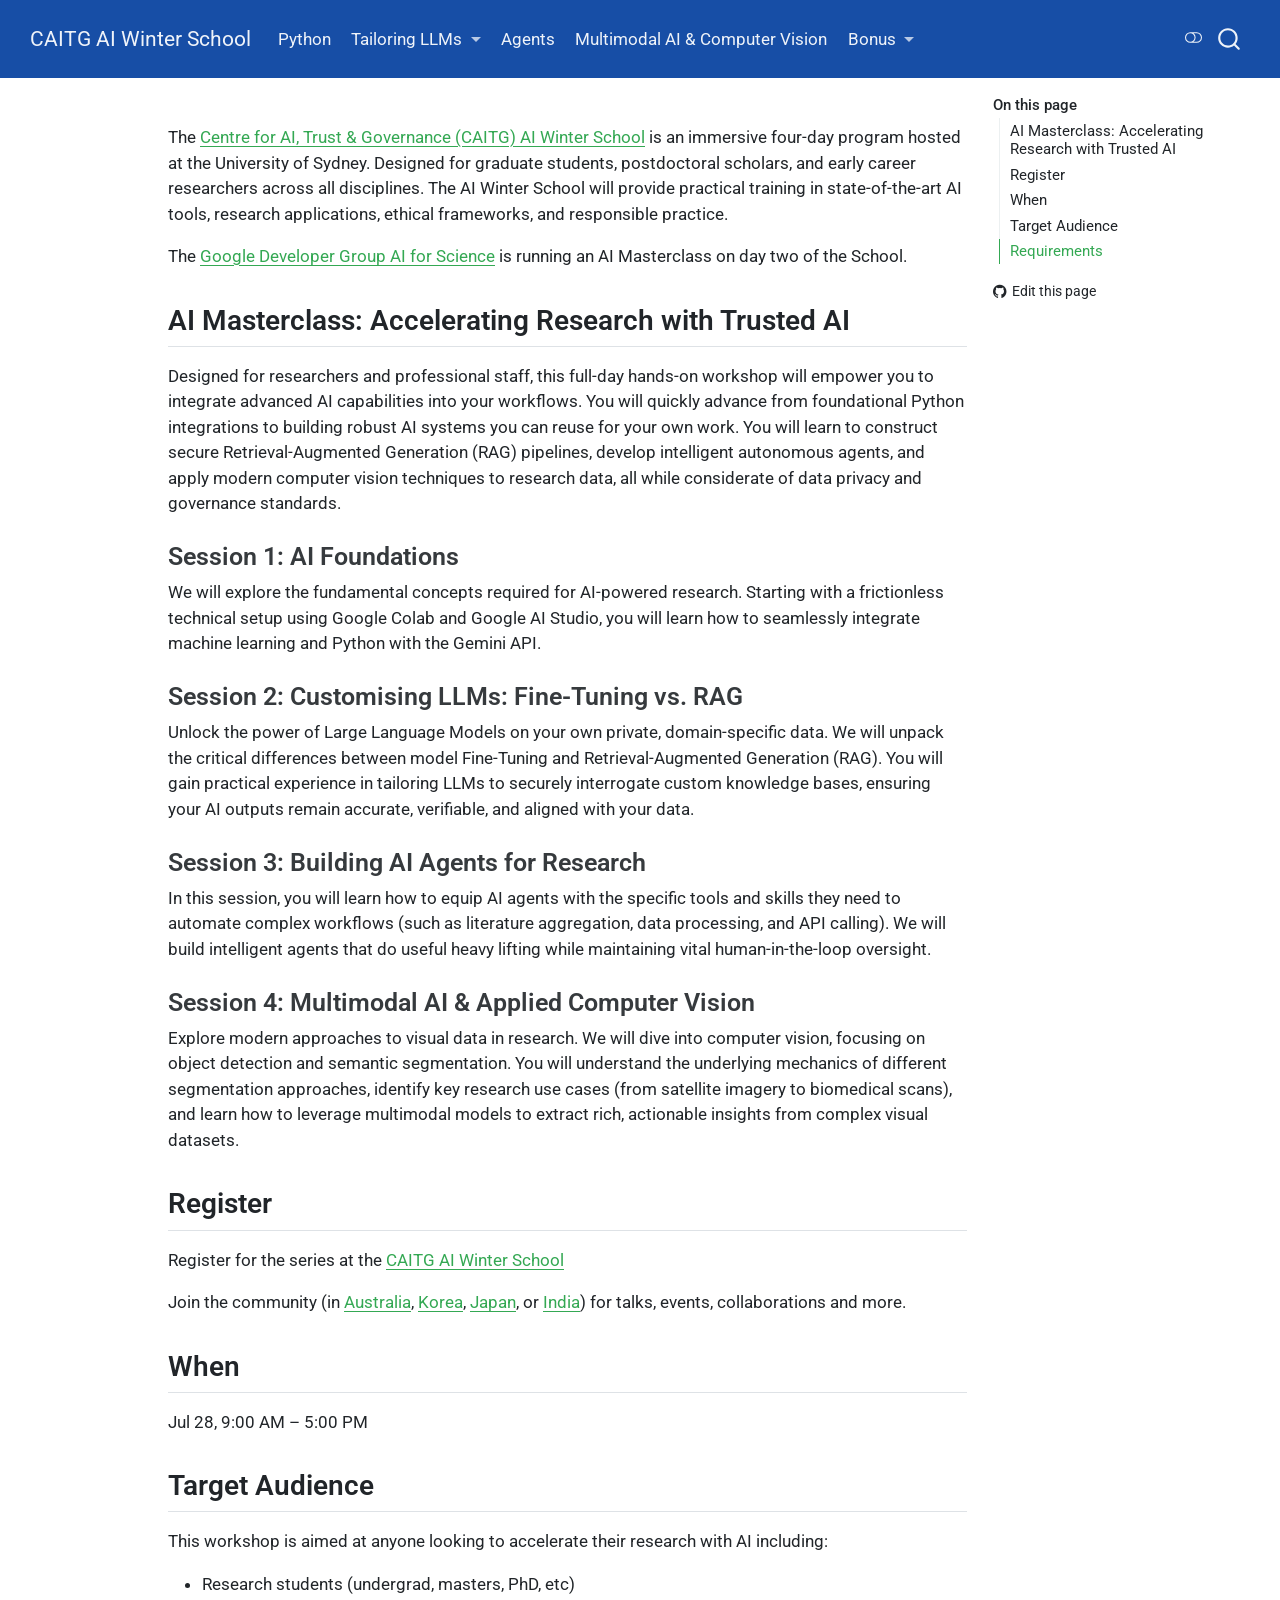
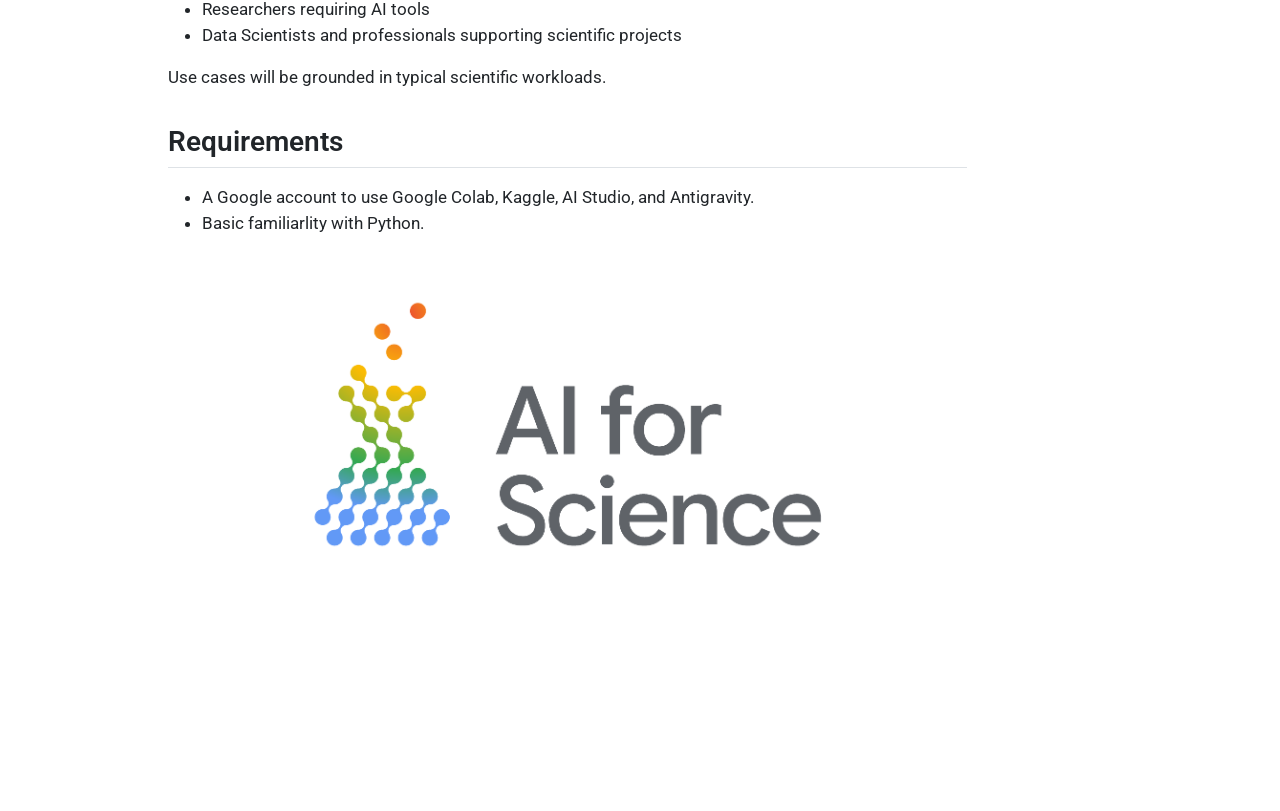
<file: index.html>
<!DOCTYPE html>
<html xmlns="http://www.w3.org/1999/xhtml" lang="en" xml:lang="en"><head>

<meta charset="utf-8">
<meta name="generator" content="quarto-1.10.18">

<meta name="viewport" content="width=device-width, initial-scale=1.0, user-scalable=yes">


<title>CAITG AI Winter School</title>
<style>
/* Default styles provided by pandoc.
** See https://pandoc.org/MANUAL.html#variables-for-html for config info.
*/
span.smallcaps{font-variant: small-caps;}
div.columns{display: flex; gap: 1.5em;}
div.column{flex: auto;}
@media screen {
div.columns{gap: min(4vw, 1.5em);}
div.column{overflow-x: auto;}
}
div.hanging-indent{margin-left: 1.5em; text-indent: -1.5em;}
ul.task-list{list-style: none;}
ul.task-list li input[type="checkbox"] {
  width: 0.8em;
  margin: 0 0.8em 0.2em -1em; /* quarto-specific, see https://github.com/quarto-dev/quarto-cli/issues/4556 */ 
  vertical-align: middle;
}
</style>


<script src="site_libs/quarto-nav/quarto-nav.js"></script>
<script src="site_libs/quarto-nav/headroom.min.js"></script>
<script src="site_libs/clipboard/clipboard.min.js"></script>
<script src="site_libs/quarto-search/autocomplete.umd.js"></script>
<script src="site_libs/quarto-search/fuse.min.js"></script>
<script src="site_libs/quarto-search/quarto-search.js"></script>
<meta name="quarto:offset" content="./">
<script src="site_libs/quarto-html/quarto.js" type="module"></script>
<script src="site_libs/quarto-html/tabsets/tabsets.js" type="module"></script>
<script src="site_libs/quarto-html/popper.min.js"></script>
<script src="site_libs/quarto-html/tippy.umd.min.js"></script>
<script src="site_libs/quarto-html/anchor.min.js"></script>
<link href="site_libs/quarto-html/tippy.css" rel="stylesheet">
<link href="site_libs/quarto-html/quarto-syntax-highlighting-64a204ab8560d761af7679ceaba22944.css" rel="stylesheet" class="quarto-color-scheme" id="quarto-text-highlighting-styles">
<link href="site_libs/quarto-html/quarto-syntax-highlighting-dark-b85bc7c33db8c58e0ec93c3465666fed.css" rel="stylesheet" class="quarto-color-scheme quarto-color-alternate" id="quarto-text-highlighting-styles">
<link href="site_libs/quarto-html/quarto-syntax-highlighting-64a204ab8560d761af7679ceaba22944.css" rel="stylesheet" class="quarto-color-scheme-extra" id="quarto-text-highlighting-styles">
<script src="site_libs/bootstrap/bootstrap.min.js"></script>
<link href="site_libs/bootstrap/bootstrap-icons.css" rel="stylesheet">
<link href="site_libs/bootstrap/bootstrap-89a897995a3ad519ef4ccfa15fdc7b6a.min.css" rel="stylesheet" append-hash="true" class="quarto-color-scheme" id="quarto-bootstrap" data-mode="light">
<link href="site_libs/bootstrap/bootstrap-dark-81715903ab9f8d3ae35e962234b9b293.min.css" rel="stylesheet" append-hash="true" class="quarto-color-scheme quarto-color-alternate" id="quarto-bootstrap" data-mode="dark">
<link href="site_libs/bootstrap/bootstrap-89a897995a3ad519ef4ccfa15fdc7b6a.min.css" rel="stylesheet" append-hash="true" class="quarto-color-scheme-extra" id="quarto-bootstrap" data-mode="light">
<script id="quarto-search-options" type="application/json">{
  "location": "navbar",
  "copy-button": false,
  "collapse-after": 3,
  "panel-placement": "end",
  "type": "overlay",
  "limit": 50,
  "keyboard-shortcut": [
    "f",
    "/",
    "s"
  ],
  "show-item-context": false,
  "language": {
    "search-no-results-text": "No results",
    "search-matching-documents-text": "matching documents",
    "search-copy-link-title": "Copy link to search",
    "search-hide-matches-text": "Hide additional matches",
    "search-more-match-text": "more match in this document",
    "search-more-matches-text": "more matches in this document",
    "search-clear-button-title": "Clear",
    "search-text-placeholder": "",
    "search-detached-cancel-button-title": "Cancel",
    "search-submit-button-title": "Submit",
    "search-label": "Search"
  }
}</script>
<script async="" src="https://www.googletagmanager.com/gtag/js?id=G-344M4P3CHH"></script>

<script type="text/javascript">

window.dataLayer = window.dataLayer || [];
function gtag(){dataLayer.push(arguments);}
gtag('js', new Date());
gtag('config', 'G-344M4P3CHH', { 'anonymize_ip': true});
</script>


<link rel="stylesheet" href="styles.css">
</head>

<body class="nav-fixed quarto-light"><script id="quarto-html-before-body" type="application/javascript">
    const toggleBodyColorMode = (bsSheetEl) => {
      const mode = bsSheetEl.getAttribute("data-mode");
      const bodyEl = window.document.querySelector("body");
      if (mode === "dark") {
        bodyEl.classList.add("quarto-dark");
        bodyEl.classList.remove("quarto-light");
      } else {
        bodyEl.classList.add("quarto-light");
        bodyEl.classList.remove("quarto-dark");
      }
    }
    const toggleBodyColorPrimary = () => {
      const bsSheetEl = window.document.querySelector("link#quarto-bootstrap:not([rel=disabled-stylesheet])");
      if (bsSheetEl) {
        toggleBodyColorMode(bsSheetEl);
      }
    }
    const setColorSchemeToggle = (alternate) => {
      const toggles = window.document.querySelectorAll('.quarto-color-scheme-toggle');
      for (let i=0; i < toggles.length; i++) {
        const toggle = toggles[i];
        if (toggle) {
          if (alternate) {
            toggle.classList.add("alternate");
          } else {
            toggle.classList.remove("alternate");
          }
        }
      }
    };
    const toggleColorMode = (alternate) => {
      // Switch the stylesheets
      const primaryStylesheets = window.document.querySelectorAll('link.quarto-color-scheme:not(.quarto-color-alternate)');
      const alternateStylesheets = window.document.querySelectorAll('link.quarto-color-scheme.quarto-color-alternate');
      manageTransitions('#quarto-margin-sidebar .nav-link', false);
      if (alternate) {
        // note: dark is layered on light, we don't disable primary!
        enableStylesheet(alternateStylesheets);
        for (const sheetNode of alternateStylesheets) {
          if (sheetNode.id === "quarto-bootstrap") {
            toggleBodyColorMode(sheetNode);
          }
        }
      } else {
        disableStylesheet(alternateStylesheets);
        enableStylesheet(primaryStylesheets)
        toggleBodyColorPrimary();
      }
      manageTransitions('#quarto-margin-sidebar .nav-link', true);
      // Switch the toggles
      setColorSchemeToggle(alternate)
      // Hack to workaround the fact that safari doesn't
      // properly recolor the scrollbar when toggling (#1455)
      if (navigator.userAgent.indexOf('Safari') > 0 && navigator.userAgent.indexOf('Chrome') == -1) {
        manageTransitions("body", false);
        window.scrollTo(0, 1);
        setTimeout(() => {
          window.scrollTo(0, 0);
          manageTransitions("body", true);
        }, 40);
      }
    }
    const disableStylesheet = (stylesheets) => {
      for (let i=0; i < stylesheets.length; i++) {
        const stylesheet = stylesheets[i];
        stylesheet.rel = 'disabled-stylesheet';
      }
    }
    const enableStylesheet = (stylesheets) => {
      for (let i=0; i < stylesheets.length; i++) {
        const stylesheet = stylesheets[i];
        if(stylesheet.rel !== 'stylesheet') { // for Chrome, which will still FOUC without this check
          stylesheet.rel = 'stylesheet';
        }
      }
    }
    const manageTransitions = (selector, allowTransitions) => {
      const els = window.document.querySelectorAll(selector);
      for (let i=0; i < els.length; i++) {
        const el = els[i];
        if (allowTransitions) {
          el.classList.remove('notransition');
        } else {
          el.classList.add('notransition');
        }
      }
    }
    const isFileUrl = () => {
      return window.location.protocol === 'file:';
    }
    const hasAlternateSentinel = () => {
      let styleSentinel = getColorSchemeSentinel();
      if (styleSentinel !== null) {
        return styleSentinel === "alternate";
      } else {
        return false;
      }
    }
    const setStyleSentinel = (alternate) => {
      const value = alternate ? "alternate" : "default";
      if (!isFileUrl()) {
        window.localStorage.setItem("quarto-color-scheme", value);
      } else {
        localAlternateSentinel = value;
      }
    }
    const getColorSchemeSentinel = () => {
      if (!isFileUrl()) {
        const storageValue = window.localStorage.getItem("quarto-color-scheme");
        return storageValue != null ? storageValue : localAlternateSentinel;
      } else {
        return localAlternateSentinel;
      }
    }
    const toggleGiscusIfUsed = (isAlternate, darkModeDefault) => {
      const baseTheme = document.querySelector('#giscus-base-theme')?.value ?? 'light';
      const alternateTheme = document.querySelector('#giscus-alt-theme')?.value ?? 'dark';
      let newTheme = '';
      if(authorPrefersDark) {
        newTheme = isAlternate ? baseTheme : alternateTheme;
      } else {
        newTheme = isAlternate ? alternateTheme : baseTheme;
      }
      const changeGiscusTheme = () => {
        // From: https://github.com/giscus/giscus/issues/336
        const sendMessage = (message) => {
          const iframe = document.querySelector('iframe.giscus-frame');
          if (!iframe) return;
          iframe.contentWindow.postMessage({ giscus: message }, 'https://giscus.app');
        }
        sendMessage({
          setConfig: {
            theme: newTheme
          }
        });
      }
      const isGiscussLoaded = window.document.querySelector('iframe.giscus-frame') !== null;
      if (isGiscussLoaded) {
        changeGiscusTheme();
      }
    };
    const authorPrefersDark = false;
    const queryPrefersDark = window.matchMedia('(prefers-color-scheme: dark)');
    const darkModeDefault = queryPrefersDark.matches;
      document.querySelector('link#quarto-text-highlighting-styles.quarto-color-scheme-extra').rel = 'disabled-stylesheet';
      document.querySelector('link#quarto-bootstrap.quarto-color-scheme-extra').rel = 'disabled-stylesheet';
    let localAlternateSentinel = darkModeDefault ? 'alternate' : 'default';
    // Dark / light mode switch
    window.quartoToggleColorScheme = () => {
      // Read the current dark / light value
      let toAlternate = !hasAlternateSentinel();
      toggleColorMode(toAlternate);
      setStyleSentinel(toAlternate);
      toggleGiscusIfUsed(toAlternate, darkModeDefault);
      window.dispatchEvent(new Event('resize'));
    };
    queryPrefersDark.addEventListener("change", e => {
      if(window.localStorage.getItem("quarto-color-scheme") !== null)
        return;
      const alternate = e.matches
      toggleColorMode(alternate);
      localAlternateSentinel = e.matches ? 'alternate' : 'default'; // this is used alongside local storage!
      toggleGiscusIfUsed(alternate, darkModeDefault);
    });
    // Switch to dark mode if need be
    if (hasAlternateSentinel()) {
      toggleColorMode(true);
    } else {
      toggleColorMode(false);
    }
  </script>

<div id="quarto-search-results"></div>
  <header id="quarto-header" class="headroom fixed-top">
    <nav class="navbar navbar-expand-lg " data-bs-theme="dark">
      <div class="navbar-container container-fluid">
      <div class="navbar-brand-container mx-auto">
    <a class="navbar-brand" href="./index.html">
    <span class="navbar-title">CAITG AI Winter School</span>
    </a>
  </div>
            <div id="quarto-search" class="" title="Search"></div>
          <button class="navbar-toggler" type="button" data-bs-toggle="collapse" data-bs-target="#navbarCollapse" aria-controls="navbarCollapse" role="menu" aria-expanded="false" aria-label="Toggle navigation" onclick="if (window.quartoToggleHeadroom) { window.quartoToggleHeadroom(); }">
  <span class="navbar-toggler-icon"></span>
</button>
          <div class="collapse navbar-collapse" id="navbarCollapse">
            <ul class="navbar-nav navbar-nav-scroll me-auto">
  <li class="nav-item">
    <a class="nav-link" href="./session/01-intro.html"> 
<span class="menu-text">Python</span></a>
  </li>  
  <li class="nav-item dropdown ">
    <a class="nav-link dropdown-toggle" href="#" id="nav-menu-tailoring-llms" role="link" data-bs-toggle="dropdown" aria-expanded="false">
 <span class="menu-text">Tailoring LLMs</span>
    </a>
    <ul class="dropdown-menu" aria-labelledby="nav-menu-tailoring-llms">    
        <li>
    <a class="dropdown-item" href="./session/02-a-finetune.html">
 <span class="dropdown-text">Finetuning</span></a>
  </li>  
        <li>
    <a class="dropdown-item" href="./session/02-b-RAG.html">
 <span class="dropdown-text">RAG</span></a>
  </li>  
    </ul>
  </li>
  <li class="nav-item">
    <a class="nav-link" href="./session/03-agents.html"> 
<span class="menu-text">Agents</span></a>
  </li>  
  <li class="nav-item">
    <a class="nav-link" href="./session/04-a-cv.html"> 
<span class="menu-text">Multimodal AI &amp; Computer Vision</span></a>
  </li>  
  <li class="nav-item dropdown ">
    <a class="nav-link dropdown-toggle" href="#" id="nav-menu-bonus" role="link" data-bs-toggle="dropdown" aria-expanded="false">
 <span class="menu-text">Bonus</span>
    </a>
    <ul class="dropdown-menu" aria-labelledby="nav-menu-bonus">    
        <li>
    <a class="dropdown-item" href="./session/99-a-antigravity.html">
 <span class="dropdown-text">Antigravity</span></a>
  </li>  
        <li>
    <a class="dropdown-item" href="./session/99-b-ML.html">
 <span class="dropdown-text">Machine Learning</span></a>
  </li>  
        <li>
    <a class="dropdown-item" href="./session/99-cv-objectdetection_mediapipe.html">
 <span class="dropdown-text">MediaPipe object detection</span></a>
  </li>  
    </ul>
  </li>
</ul>
          </div> <!-- /navcollapse -->
            <div class="quarto-navbar-tools">
  <a href="" class="quarto-color-scheme-toggle quarto-navigation-tool  px-1" onclick="window.quartoToggleColorScheme(); return false;" title="Toggle dark mode"><i class="bi"></i></a>
</div>
      </div> <!-- /container-fluid -->
    </nav>
</header>
<!-- content -->
<div id="quarto-content" class="quarto-container page-columns page-rows-contents page-layout-article page-navbar">
<!-- sidebar -->
<!-- margin-sidebar -->
    <div id="quarto-margin-sidebar" class="sidebar margin-sidebar">
        <nav id="TOC" role="doc-toc" class="toc-active">
    <h2 id="toc-title">On this page</h2>
   
  <ul class="collapse">
  <li><a href="#ai-masterclass-accelerating-research-with-trusted-ai" id="toc-ai-masterclass-accelerating-research-with-trusted-ai" class="nav-link active" data-scroll-target="#ai-masterclass-accelerating-research-with-trusted-ai">AI Masterclass: Accelerating Research with Trusted AI</a></li>
  <li><a href="#register" id="toc-register" class="nav-link" data-scroll-target="#register">Register</a></li>
  <li><a href="#when" id="toc-when" class="nav-link" data-scroll-target="#when">When</a></li>
  <li><a href="#target-audience" id="toc-target-audience" class="nav-link" data-scroll-target="#target-audience">Target Audience</a></li>
  <li><a href="#requirements" id="toc-requirements" class="nav-link" data-scroll-target="#requirements">Requirements</a></li>
  </ul>
<div class="toc-actions"><ul class="collapse"><li><a href="https://github.com/gdgaiforscience/CAITG-WinterSchool/edit/main/index.qmd" class="toc-action"><i class="bi bi-github"></i>Edit this page</a></li></ul></div></nav>
    </div>
<!-- main -->
<main class="content" id="quarto-document-content"><header id="title-block-header" class="quarto-title-block"></header>





<p>The <a href="https://www.sydney.edu.au/arts/our-research/centres-institutes-and-groups/centre-for-ai-trust-and-governance.html">Centre for AI, Trust &amp; Governance (CAITG) AI Winter School</a> is an immersive four-day program hosted at the University of Sydney. Designed for graduate students, postdoctoral scholars, and early career researchers across all disciplines. The AI Winter School will provide practical training in state-of-the-art AI tools, research applications, ethical frameworks, and responsible practice.</p>
<p>The <a href="https://gdg.community.dev/gdg-ai-for-science-australia/">Google Developer Group AI for Science</a> is running an AI Masterclass on day two of the School.</p>
<section id="ai-masterclass-accelerating-research-with-trusted-ai" class="level2">
<h2 class="anchored" data-anchor-id="ai-masterclass-accelerating-research-with-trusted-ai">AI Masterclass: Accelerating Research with Trusted AI</h2>
<p>Designed for researchers and professional staff, this full-day hands-on workshop will empower you to integrate advanced AI capabilities into your workflows. You will quickly advance from foundational Python integrations to building robust AI systems you can reuse for your own work. You will learn to construct secure Retrieval-Augmented Generation (RAG) pipelines, develop intelligent autonomous agents, and apply modern computer vision techniques to research data, all while considerate of data privacy and governance standards.</p>
<section id="session-1-ai-foundations" class="level3">
<h3 class="anchored" data-anchor-id="session-1-ai-foundations">Session 1: AI Foundations</h3>
<p>We will explore the fundamental concepts required for AI-powered research. Starting with a frictionless technical setup using Google Colab and Google AI Studio, you will learn how to seamlessly integrate machine learning and Python with the Gemini API.</p>
</section>
<section id="session-2-customising-llms-fine-tuning-vs.-rag" class="level3">
<h3 class="anchored" data-anchor-id="session-2-customising-llms-fine-tuning-vs.-rag">Session 2: Customising LLMs: Fine-Tuning vs.&nbsp;RAG</h3>
<p>Unlock the power of Large Language Models on your own private, domain-specific data. We will unpack the critical differences between model Fine-Tuning and Retrieval-Augmented Generation (RAG). You will gain practical experience in tailoring LLMs to securely interrogate custom knowledge bases, ensuring your AI outputs remain accurate, verifiable, and aligned with your data.</p>
</section>
<section id="session-3-building-ai-agents-for-research" class="level3">
<h3 class="anchored" data-anchor-id="session-3-building-ai-agents-for-research">Session 3: Building AI Agents for Research</h3>
<p>In this session, you will learn how to equip AI agents with the specific tools and skills they need to automate complex workflows (such as literature aggregation, data processing, and API calling). We will build intelligent agents that do useful heavy lifting while maintaining vital human-in-the-loop oversight.</p>
</section>
<section id="session-4-multimodal-ai-applied-computer-vision" class="level3">
<h3 class="anchored" data-anchor-id="session-4-multimodal-ai-applied-computer-vision">Session 4: Multimodal AI &amp; Applied Computer Vision</h3>
<p>Explore modern approaches to visual data in research. We will dive into computer vision, focusing on object detection and semantic segmentation. You will understand the underlying mechanics of different segmentation approaches, identify key research use cases (from satellite imagery to biomedical scans), and learn how to leverage multimodal models to extract rich, actionable insights from complex visual datasets.</p>
</section>
</section>
<section id="register" class="level2">
<h2 class="anchored" data-anchor-id="register">Register</h2>
<p>Register for the series at the <a href="https://www.sydney.edu.au/arts/our-research/centres-institutes-and-groups/centre-for-ai-trust-and-governance/caitg-ai-winter-school-2026.html">CAITG AI Winter School</a></p>
<p>Join the community (in <a href="https://gdg.community.dev/gdg-ai-for-science-australia/">Australia</a>, <a href="https://gdg.community.dev/gdg-ai-for-science-korea/">Korea</a>, <a href="https://gdg.community.dev/gdg-ai-for-science-japan">Japan</a>, or <a href="https://gdg.community.dev/gdg-ai-for-science-india/">India</a>) for talks, events, collaborations and more.</p>
</section>
<section id="when" class="level2">
<h2 class="anchored" data-anchor-id="when">When</h2>
<p>Jul 28, 9:00 AM – 5:00 PM</p>
</section>
<section id="target-audience" class="level2">
<h2 class="anchored" data-anchor-id="target-audience">Target Audience</h2>
<p>This workshop is aimed at anyone looking to accelerate their research with AI including:</p>
<ul>
<li>Research students (undergrad, masters, PhD, etc)</li>
<li>Researchers requiring AI tools</li>
<li>Data Scientists and professionals supporting scientific projects</li>
</ul>
<p>Use cases will be grounded in typical scientific workloads.</p>
</section>
<section id="requirements" class="level2">
<h2 class="anchored" data-anchor-id="requirements">Requirements</h2>
<ul>
<li>A Google account to use Google Colab, Kaggle, AI Studio, and Antigravity.</li>
<li>Basic familiarlity with Python.</li>
</ul>
<p><img src="./aiforsci.png" class="img-fluid"></p>


</section>

</main> <!-- /main -->
<script id="quarto-html-after-body" type="application/javascript">
  window.document.addEventListener("DOMContentLoaded", function (event) {
    // Ensure there is a toggle, if there isn't float one in the top right
    if (window.document.querySelector('.quarto-color-scheme-toggle') === null) {
      const a = window.document.createElement('a');
      a.classList.add('top-right');
      a.classList.add('quarto-color-scheme-toggle');
      a.href = "";
      a.onclick = function() { try { window.quartoToggleColorScheme(); } catch {} return false; };
      const i = window.document.createElement("i");
      i.classList.add('bi');
      a.appendChild(i);
      window.document.body.appendChild(a);
    }
    setColorSchemeToggle(hasAlternateSentinel())
    const icon = "";
    const anchorJS = new window.AnchorJS();
    anchorJS.options = {
      placement: 'right',
      icon: icon
    };
    anchorJS.add('.anchored');
    const isCodeAnnotation = (el) => {
      for (const clz of el.classList) {
        if (clz.startsWith('code-annotation-')) {                     
          return true;
        }
      }
      return false;
    }
    const onCopySuccess = function(e) {
      // button target
      const button = e.trigger;
      // don't keep focus
      button.blur();
      // flash "checked"
      button.classList.add('code-copy-button-checked');
      var currentTitle = button.getAttribute("title");
      button.setAttribute("title", "Copied!");
      let tooltip;
      if (window.bootstrap) {
        button.setAttribute("data-bs-toggle", "tooltip");
        button.setAttribute("data-bs-placement", "left");
        button.setAttribute("data-bs-title", "Copied!");
        tooltip = new bootstrap.Tooltip(button, 
          { trigger: "manual", 
            customClass: "code-copy-button-tooltip",
            offset: [0, -8]});
        tooltip.show();    
      }
      setTimeout(function() {
        if (tooltip) {
          tooltip.hide();
          button.removeAttribute("data-bs-title");
          button.removeAttribute("data-bs-toggle");
          button.removeAttribute("data-bs-placement");
        }
        button.setAttribute("title", currentTitle);
        button.classList.remove('code-copy-button-checked');
      }, 1000);
      // clear code selection
      e.clearSelection();
    }
    const getTextToCopy = function(trigger) {
      const outerScaffold = trigger.parentElement.cloneNode(true);
      const codeEl = outerScaffold.querySelector('code');
      for (const childEl of codeEl.children) {
        if (isCodeAnnotation(childEl)) {
          childEl.remove();
        }
      }
      return codeEl.innerText;
    }
    const clipboard = new window.ClipboardJS('.code-copy-button:not([data-in-quarto-modal])', {
      text: getTextToCopy
    });
    clipboard.on('success', onCopySuccess);
    if (window.document.getElementById('quarto-embedded-source-code-modal')) {
      const clipboardModal = new window.ClipboardJS('.code-copy-button[data-in-quarto-modal]', {
        text: getTextToCopy,
        container: window.document.getElementById('quarto-embedded-source-code-modal')
      });
      clipboardModal.on('success', onCopySuccess);
    }
      var localhostRegex = new RegExp(/^(?:http|https):\/\/localhost\:?[0-9]*\//);
      var mailtoRegex = new RegExp(/^mailto:/);
        var filterRegex = new RegExp("https:\/\/gdgaiforscience\.github\.io\/CAITG-WinterSchool\/");
      var isInternal = (href) => {
          return filterRegex.test(href) || localhostRegex.test(href) || mailtoRegex.test(href);
      }
      // Inspect non-navigation links and adorn them if external
     var links = window.document.querySelectorAll('a[href]:not(.nav-link):not(.navbar-brand):not(.toc-action):not(.sidebar-link):not(.sidebar-item-toggle):not(.pagination-link):not(.no-external):not([aria-hidden]):not(.dropdown-item):not(.quarto-navigation-tool):not(.about-link)');
      for (var i=0; i<links.length; i++) {
        const link = links[i];
        if (!isInternal(link.href)) {
          // undo the damage that might have been done by quarto-nav.js in the case of
          // links that we want to consider external
          if (link.dataset.originalHref !== undefined) {
            link.href = link.dataset.originalHref;
          }
        }
      }
    function tippyHover(el, contentFn, onTriggerFn, onUntriggerFn) {
      const config = {
        allowHTML: true,
        maxWidth: 500,
        delay: 100,
        arrow: false,
        appendTo: function(el) {
            return el.parentElement;
        },
        interactive: true,
        interactiveBorder: 10,
        theme: 'quarto',
        placement: 'bottom-start',
      };
      if (contentFn) {
        config.content = contentFn;
      }
      if (onTriggerFn) {
        config.onTrigger = onTriggerFn;
      }
      if (onUntriggerFn) {
        config.onUntrigger = onUntriggerFn;
      }
      window.tippy(el, config); 
    }
    const noterefs = window.document.querySelectorAll('a[role="doc-noteref"]');
    for (var i=0; i<noterefs.length; i++) {
      const ref = noterefs[i];
      tippyHover(ref, function() {
        // use id or data attribute instead here
        let href = ref.getAttribute('data-footnote-href') || ref.getAttribute('href');
        try { href = new URL(href).hash; } catch {}
        const id = href.replace(/^#\/?/, "");
        const note = window.document.getElementById(id);
        if (note) {
          return note.innerHTML;
        } else {
          return "";
        }
      });
    }
    const xrefs = window.document.querySelectorAll('a.quarto-xref');
    const processXRef = (id, note) => {
      // Strip column container classes
      const stripColumnClz = (el) => {
        el.classList.remove("page-full", "page-columns");
        if (el.children) {
          for (const child of el.children) {
            stripColumnClz(child);
          }
        }
      }
      stripColumnClz(note)
      if (id === null || id.startsWith('sec-')) {
        // Special case sections, only their first couple elements
        const container = document.createElement("div");
        if (note.children && note.children.length > 2) {
          container.appendChild(note.children[0].cloneNode(true));
          for (let i = 1; i < note.children.length; i++) {
            const child = note.children[i];
            if (child.tagName === "P" && child.innerText === "") {
              continue;
            } else {
              container.appendChild(child.cloneNode(true));
              break;
            }
          }
          if (window.Quarto?.typesetMath) {
            window.Quarto.typesetMath(container);
          }
          return container.innerHTML
        } else {
          if (window.Quarto?.typesetMath) {
            window.Quarto.typesetMath(note);
          }
          return note.innerHTML;
        }
      } else {
        // Remove any anchor links if they are present
        const anchorLink = note.querySelector('a.anchorjs-link');
        if (anchorLink) {
          anchorLink.remove();
        }
        if (window.Quarto?.typesetMath) {
          window.Quarto.typesetMath(note);
        }
        if (note.classList.contains("callout")) {
          return note.outerHTML;
        } else {
          return note.innerHTML;
        }
      }
    }
    for (var i=0; i<xrefs.length; i++) {
      const xref = xrefs[i];
      tippyHover(xref, undefined, function(instance) {
        instance.disable();
        let url = xref.getAttribute('href');
        let hash = undefined; 
        if (url.startsWith('#')) {
          hash = url;
        } else {
          try { hash = new URL(url).hash; } catch {}
        }
        if (hash) {
          const id = hash.replace(/^#\/?/, "");
          const note = window.document.getElementById(id);
          if (note !== null) {
            try {
              const html = processXRef(id, note.cloneNode(true));
              instance.setContent(html);
            } finally {
              instance.enable();
              instance.show();
            }
          } else {
            // See if we can fetch this
            fetch(url.split('#')[0])
            .then(res => res.text())
            .then(html => {
              const parser = new DOMParser();
              const htmlDoc = parser.parseFromString(html, "text/html");
              const note = htmlDoc.getElementById(id);
              if (note !== null) {
                const html = processXRef(id, note);
                instance.setContent(html);
              } 
            }).finally(() => {
              instance.enable();
              instance.show();
            });
          }
        } else {
          // See if we can fetch a full url (with no hash to target)
          // This is a special case and we should probably do some content thinning / targeting
          fetch(url)
          .then(res => res.text())
          .then(html => {
            const parser = new DOMParser();
            const htmlDoc = parser.parseFromString(html, "text/html");
            const note = htmlDoc.querySelector('main.content');
            if (note !== null) {
              // This should only happen for chapter cross references
              // (since there is no id in the URL)
              // remove the first header
              if (note.children.length > 0 && note.children[0].tagName === "HEADER") {
                note.children[0].remove();
              }
              const html = processXRef(null, note);
              instance.setContent(html);
            } 
          }).finally(() => {
            instance.enable();
            instance.show();
          });
        }
      }, function(instance) {
      });
    }
        let selectedAnnoteEl;
        const selectorForAnnotation = ( cell, annotation) => {
          let cellAttr = 'data-code-cell="' + cell + '"';
          let lineAttr = 'data-code-annotation="' +  annotation + '"';
          const selector = 'span[' + cellAttr + '][' + lineAttr + ']';
          return selector;
        }
        const selectCodeLines = (annoteEl) => {
          const doc = window.document;
          const targetCell = annoteEl.getAttribute("data-target-cell");
          const targetAnnotation = annoteEl.getAttribute("data-target-annotation");
          const annoteSpan = window.document.querySelector(selectorForAnnotation(targetCell, targetAnnotation));
          const lines = annoteSpan.getAttribute("data-code-lines").split(",");
          const lineIds = lines.map((line) => {
            return targetCell + "-" + line;
          })
          let top = null;
          let height = null;
          let parent = null;
          if (lineIds.length > 0) {
              //compute the position of the single el (top and bottom and make a div)
              const el = window.document.getElementById(lineIds[0]);
              top = el.offsetTop;
              height = el.offsetHeight;
              parent = el.parentElement.parentElement;
            if (lineIds.length > 1) {
              const lastEl = window.document.getElementById(lineIds[lineIds.length - 1]);
              const bottom = lastEl.offsetTop + lastEl.offsetHeight;
              height = bottom - top;
            }
            if (top !== null && height !== null && parent !== null) {
              // cook up a div (if necessary) and position it 
              let div = window.document.getElementById("code-annotation-line-highlight");
              if (div === null) {
                div = window.document.createElement("div");
                div.setAttribute("id", "code-annotation-line-highlight");
                div.style.position = 'absolute';
                parent.appendChild(div);
              }
              div.style.top = top - 2 + "px";
              div.style.height = height + 4 + "px";
              div.style.left = 0;
              let gutterDiv = window.document.getElementById("code-annotation-line-highlight-gutter");
              if (gutterDiv === null) {
                gutterDiv = window.document.createElement("div");
                gutterDiv.setAttribute("id", "code-annotation-line-highlight-gutter");
                gutterDiv.style.position = 'absolute';
                const codeCell = window.document.getElementById(targetCell);
                const gutter = codeCell.querySelector('.code-annotation-gutter');
                gutter.appendChild(gutterDiv);
              }
              gutterDiv.style.top = top - 2 + "px";
              gutterDiv.style.height = height + 4 + "px";
            }
            selectedAnnoteEl = annoteEl;
          }
        };
        const unselectCodeLines = () => {
          const elementsIds = ["code-annotation-line-highlight", "code-annotation-line-highlight-gutter"];
          elementsIds.forEach((elId) => {
            const div = window.document.getElementById(elId);
            if (div) {
              div.remove();
            }
          });
          selectedAnnoteEl = undefined;
        };
          // Handle positioning of the toggle
      window.addEventListener(
        "resize",
        throttle(() => {
          elRect = undefined;
          if (selectedAnnoteEl) {
            selectCodeLines(selectedAnnoteEl);
          }
        }, 10)
      );
      function throttle(fn, ms) {
      let throttle = false;
      let timer;
        return (...args) => {
          if(!throttle) { // first call gets through
              fn.apply(this, args);
              throttle = true;
          } else { // all the others get throttled
              if(timer) clearTimeout(timer); // cancel #2
              timer = setTimeout(() => {
                fn.apply(this, args);
                timer = throttle = false;
              }, ms);
          }
        };
      }
        // Attach click handler to the DT
        const annoteDls = window.document.querySelectorAll('dt[data-target-cell]');
        for (const annoteDlNode of annoteDls) {
          annoteDlNode.addEventListener('click', (event) => {
            const clickedEl = event.target;
            if (clickedEl !== selectedAnnoteEl) {
              unselectCodeLines();
              const activeEl = window.document.querySelector('dt[data-target-cell].code-annotation-active');
              if (activeEl) {
                activeEl.classList.remove('code-annotation-active');
              }
              selectCodeLines(clickedEl);
              clickedEl.classList.add('code-annotation-active');
            } else {
              // Unselect the line
              unselectCodeLines();
              clickedEl.classList.remove('code-annotation-active');
            }
          });
        }
    const findCites = (el) => {
      const parentEl = el.parentElement;
      if (parentEl) {
        const cites = parentEl.dataset.cites;
        if (cites) {
          return {
            el,
            cites: cites.split(' ')
          };
        } else {
          return findCites(el.parentElement)
        }
      } else {
        return undefined;
      }
    };
    var bibliorefs = window.document.querySelectorAll('a[role="doc-biblioref"]');
    for (var i=0; i<bibliorefs.length; i++) {
      const ref = bibliorefs[i];
      const citeInfo = findCites(ref);
      if (citeInfo) {
        tippyHover(citeInfo.el, function() {
          var popup = window.document.createElement('div');
          citeInfo.cites.forEach(function(cite) {
            var citeDiv = window.document.createElement('div');
            citeDiv.classList.add('hanging-indent');
            citeDiv.classList.add('csl-entry');
            var biblioDiv = window.document.getElementById('ref-' + cite);
            if (biblioDiv) {
              citeDiv.innerHTML = biblioDiv.innerHTML;
            }
            popup.appendChild(citeDiv);
          });
          return popup.innerHTML;
        });
      }
    }
  });
  </script>
</div> <!-- /content -->




<footer class="footer"><div class="nav-footer"><div class="nav-footer-center"><div class="toc-actions d-sm-block d-md-none"><ul><li><a href="https://github.com/gdgaiforscience/CAITG-WinterSchool/edit/main/index.qmd" class="toc-action"><i class="bi bi-github"></i>Edit this page</a></li></ul></div></div></div></footer></body></html>
</file>
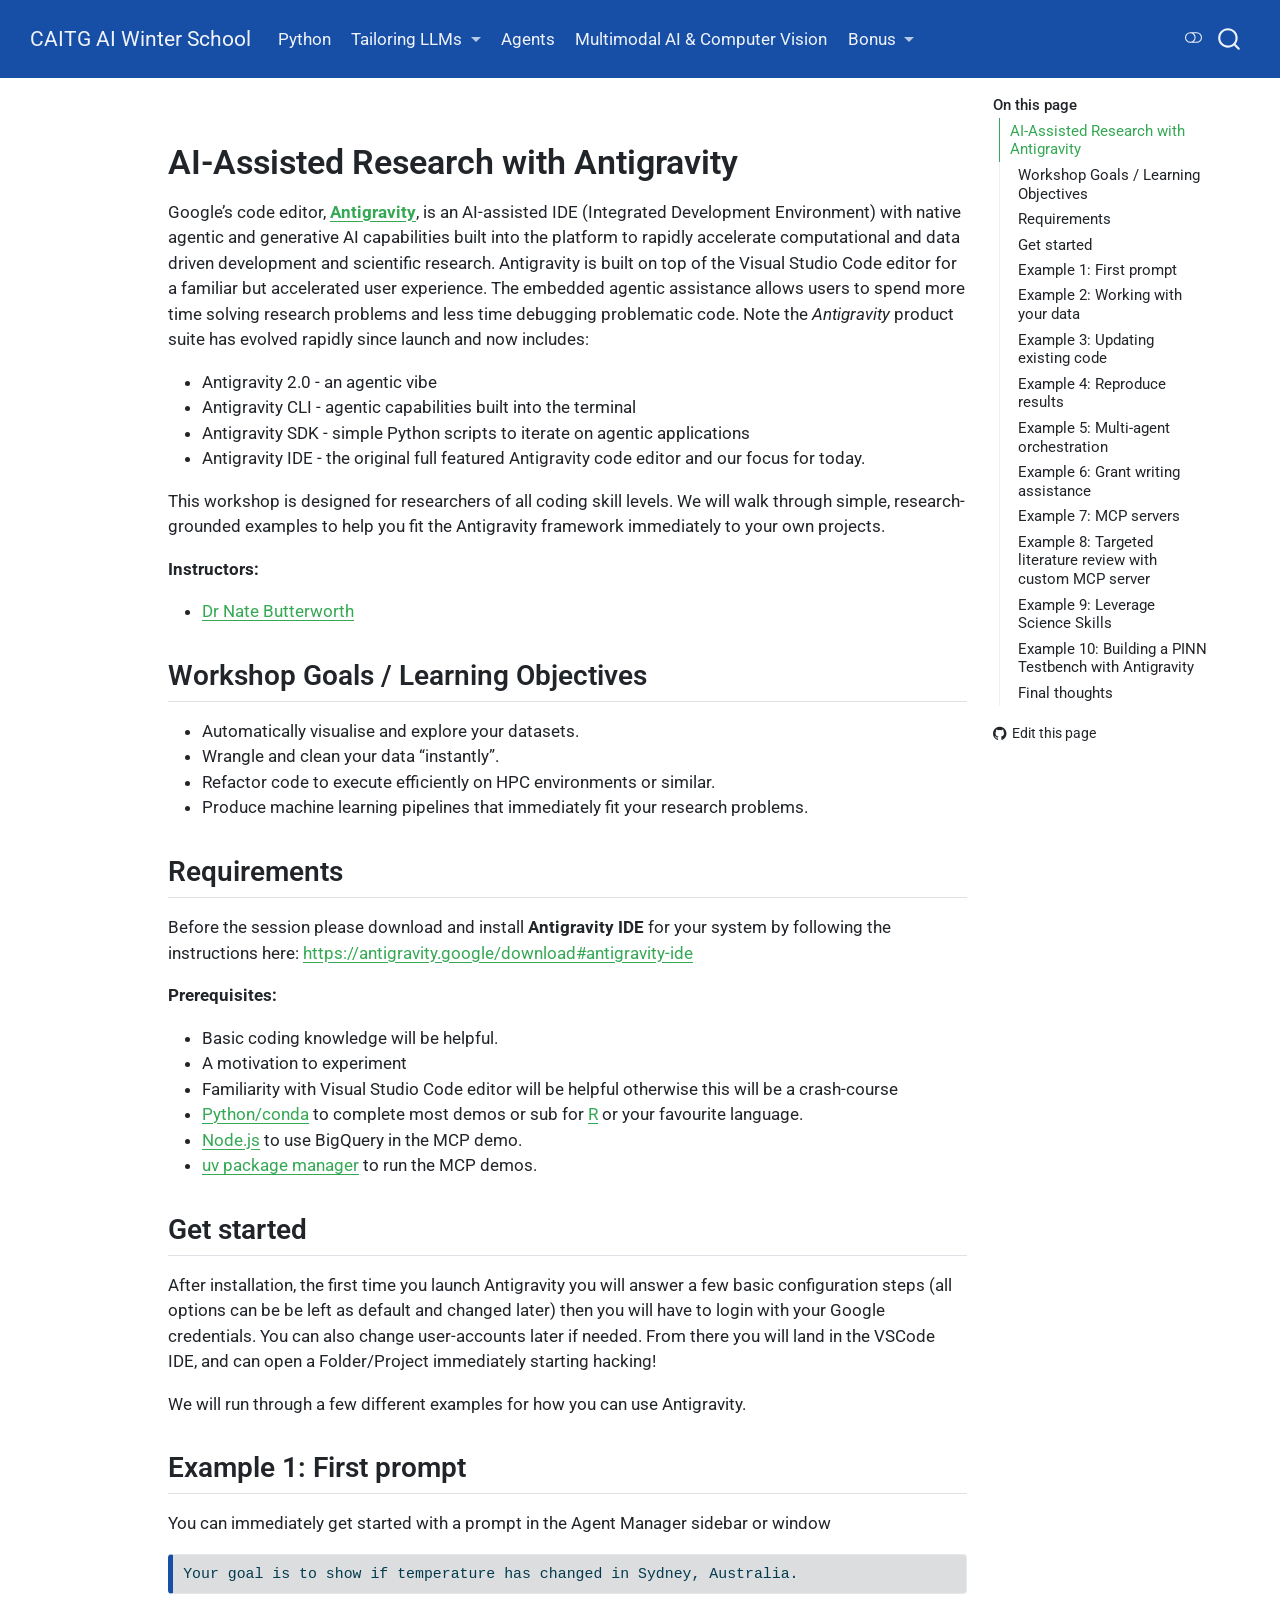
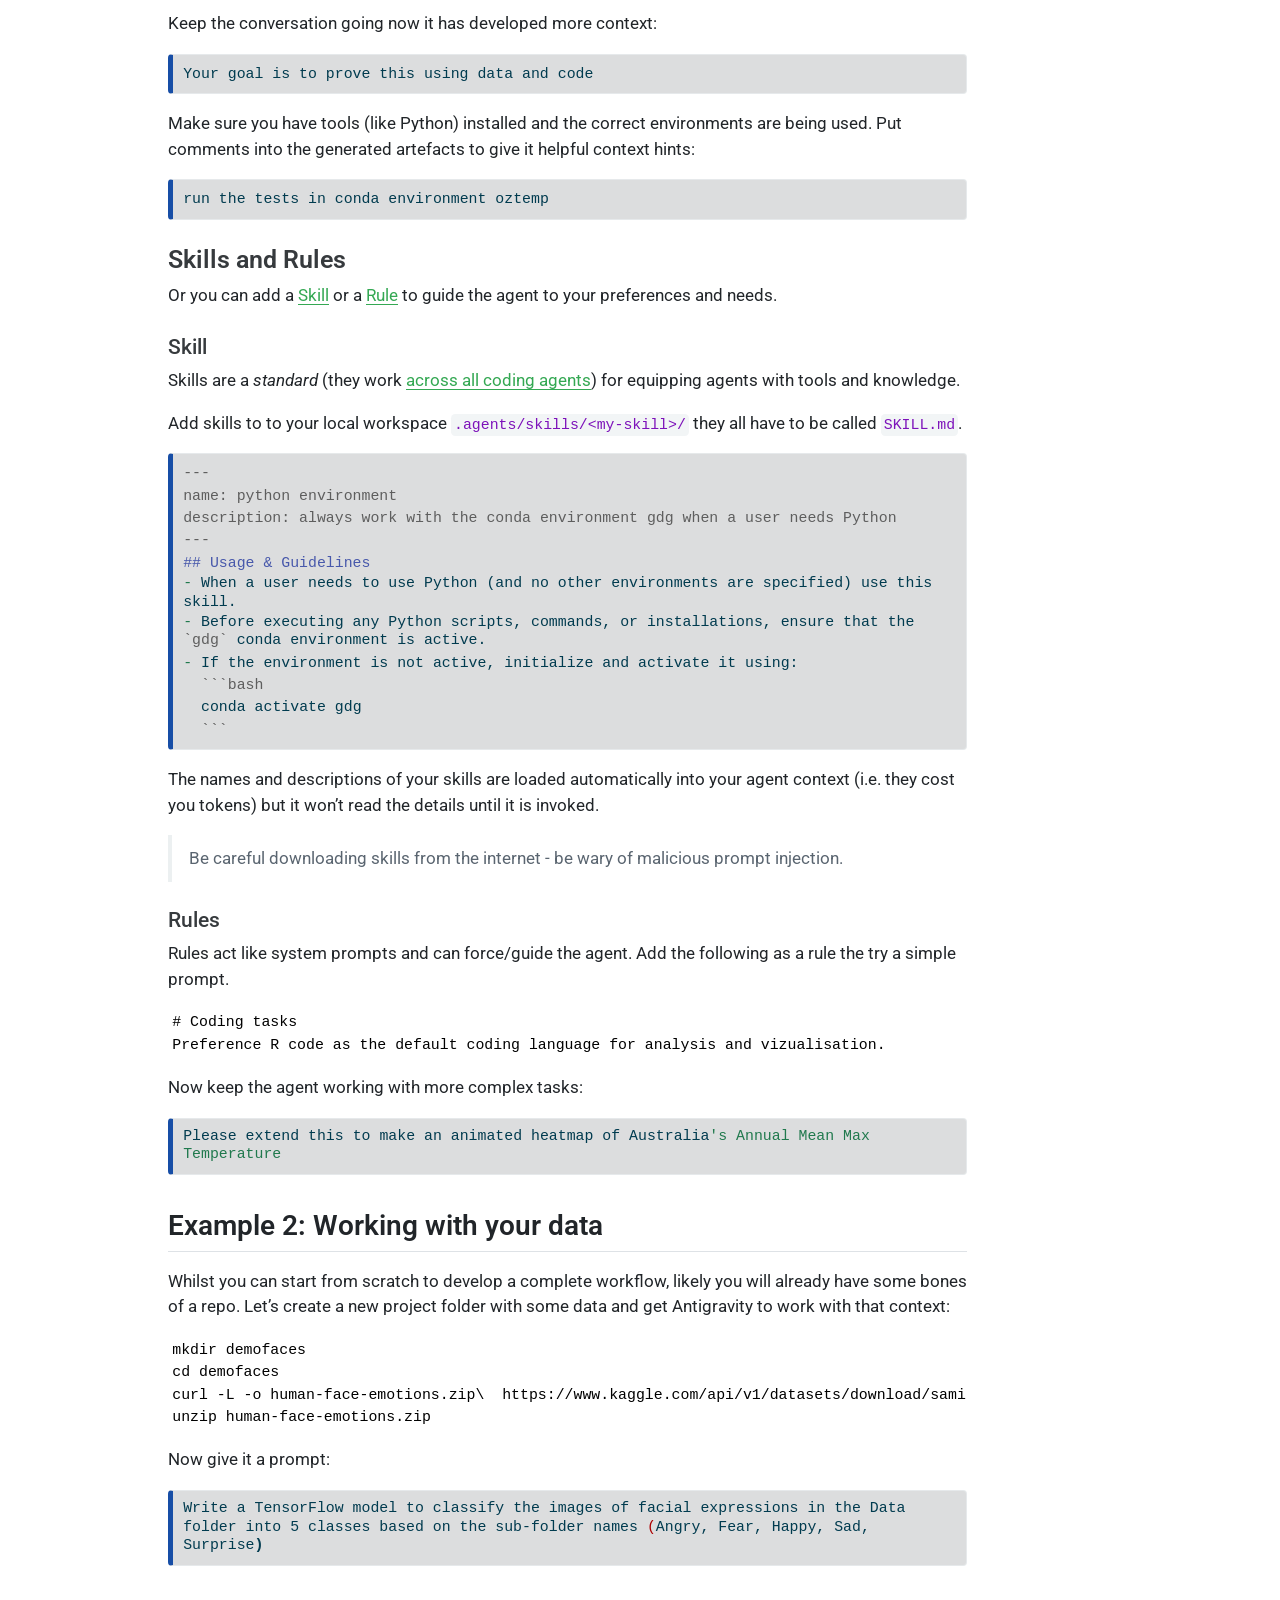
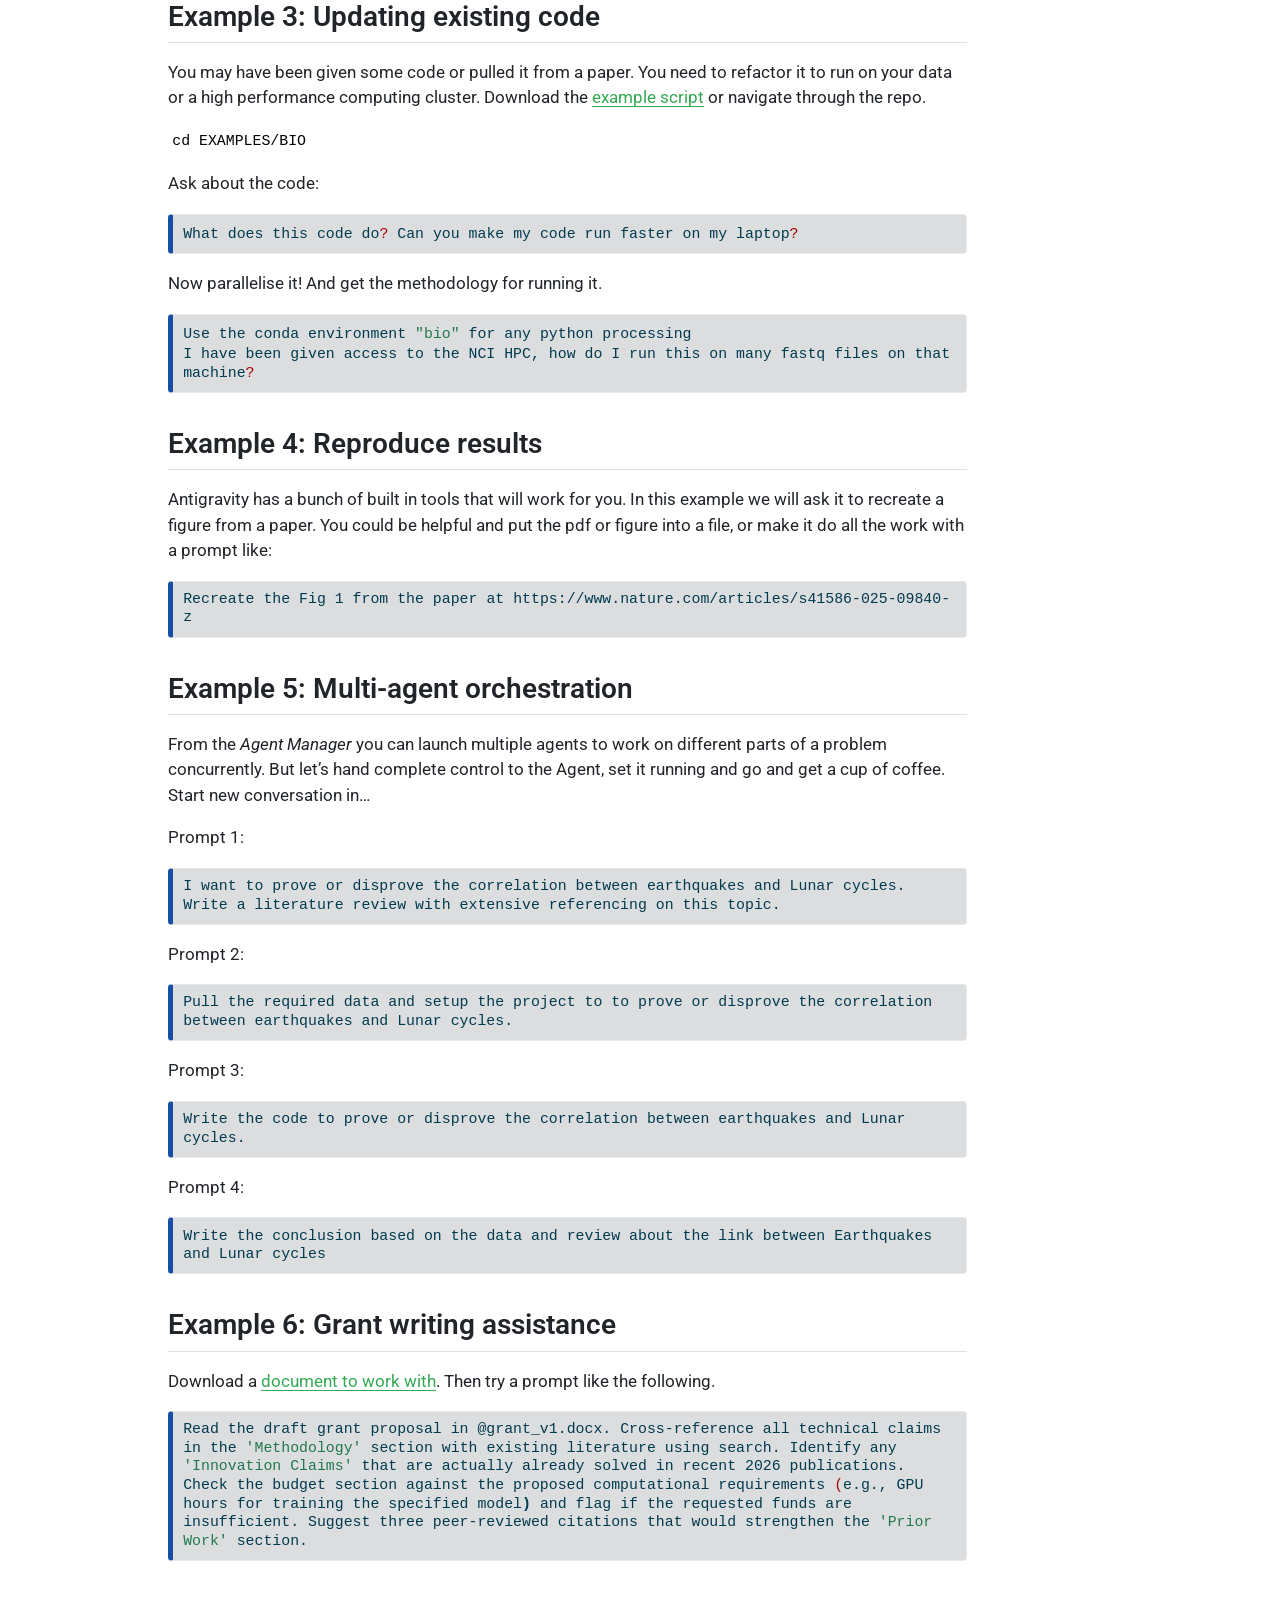
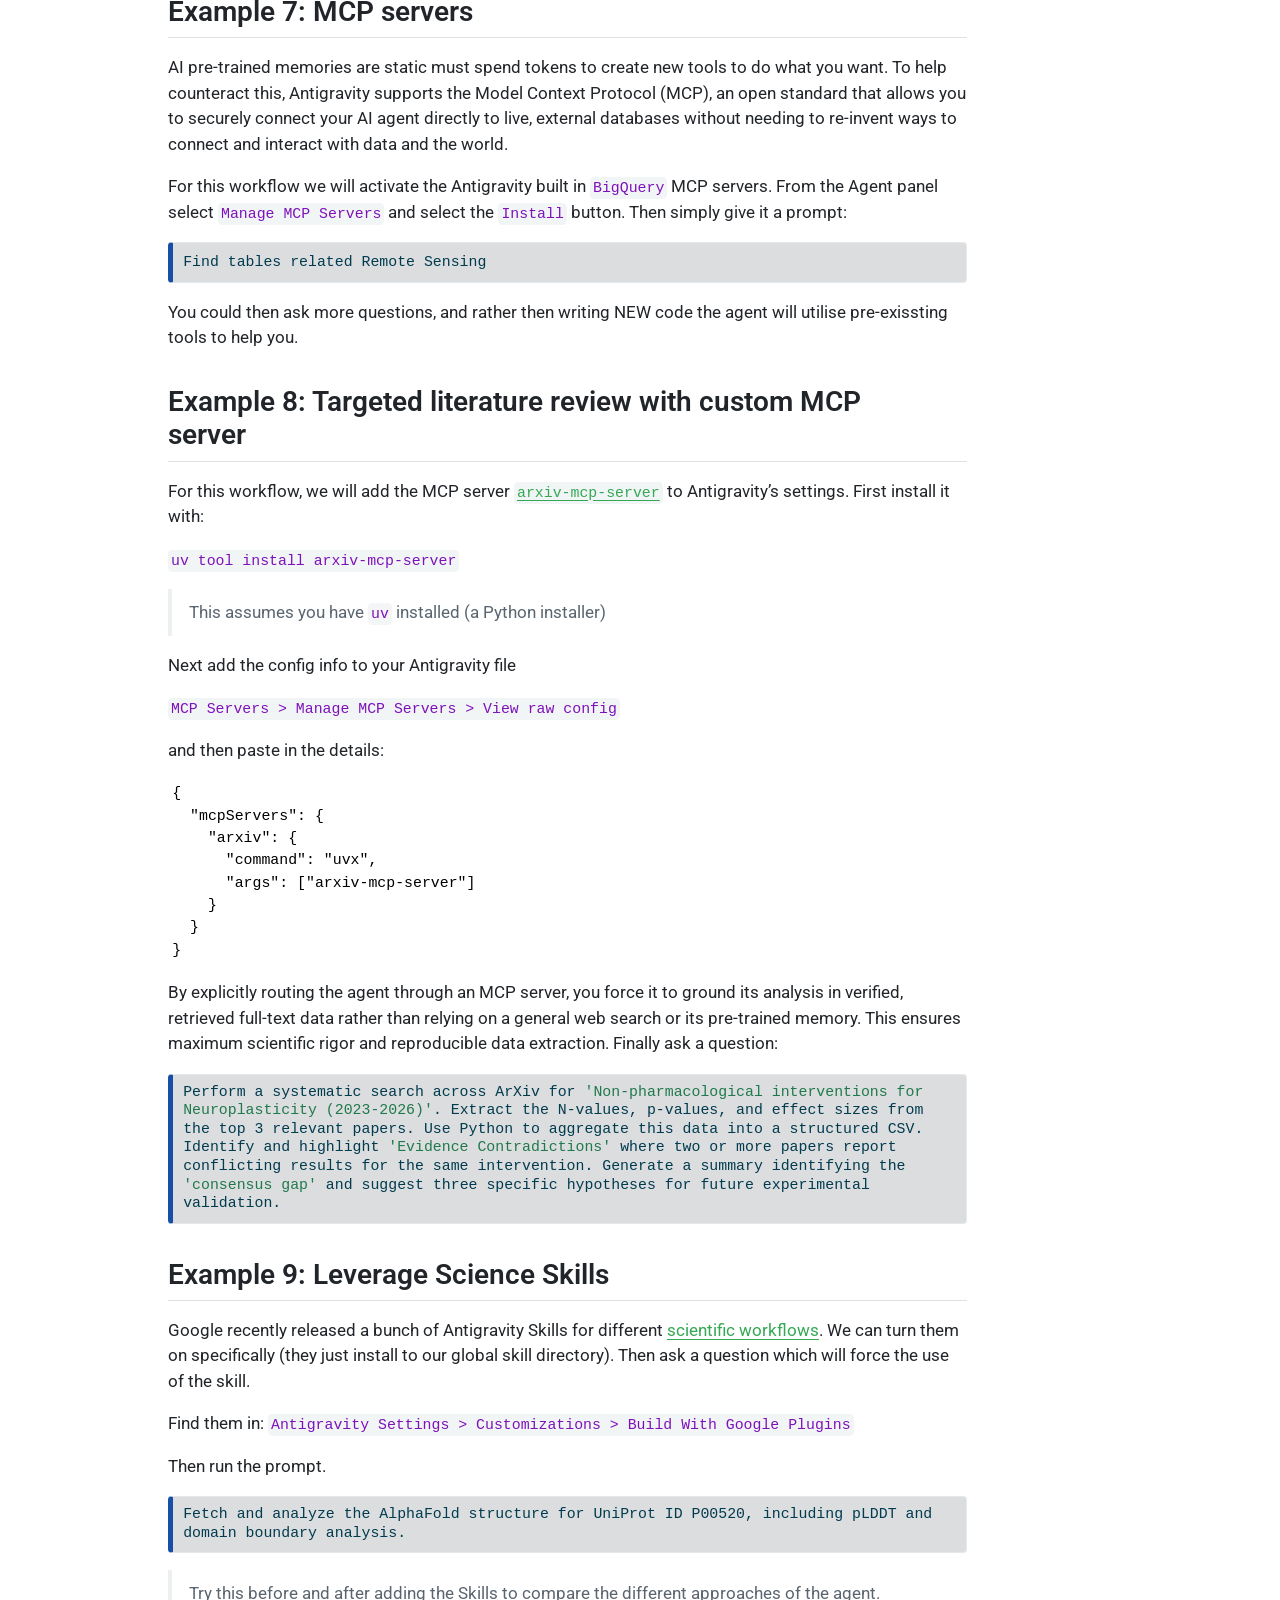
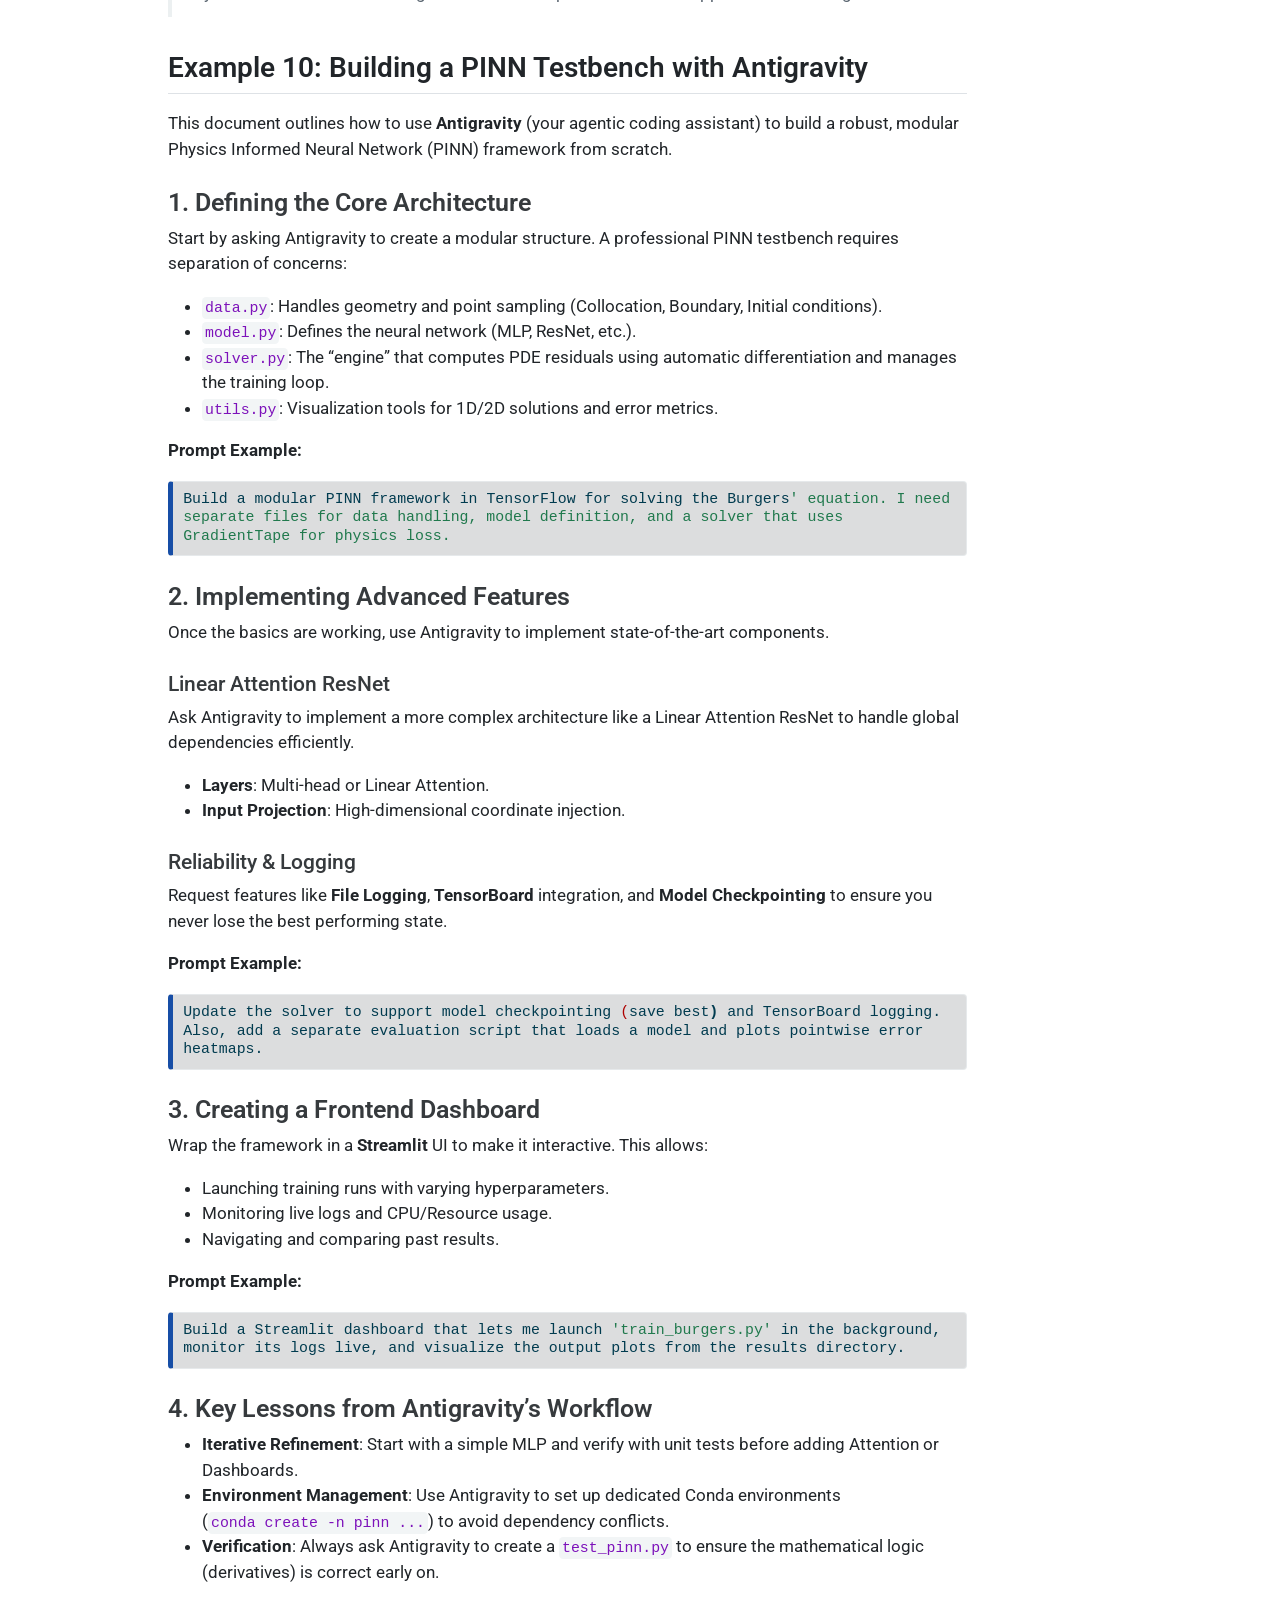
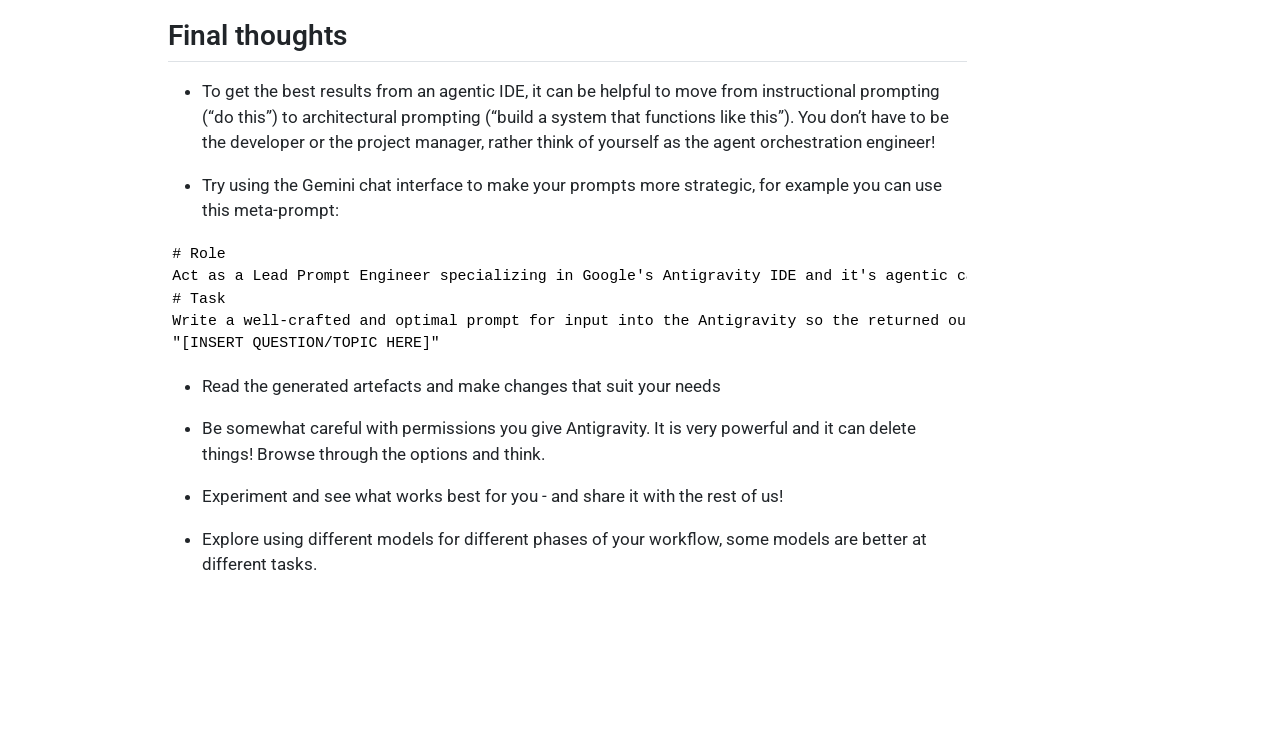
<file: session/99-a-antigravity.html>
<!DOCTYPE html>
<html xmlns="http://www.w3.org/1999/xhtml" lang="en" xml:lang="en"><head>

<meta charset="utf-8">
<meta name="generator" content="quarto-1.10.18">

<meta name="viewport" content="width=device-width, initial-scale=1.0, user-scalable=yes">


<title>a-antigravity – CAITG AI Winter School</title>
<style>
/* Default styles provided by pandoc.
** See https://pandoc.org/MANUAL.html#variables-for-html for config info.
*/
span.smallcaps{font-variant: small-caps;}
div.columns{display: flex; gap: 1.5em;}
div.column{flex: auto;}
@media screen {
div.columns{gap: min(4vw, 1.5em);}
div.column{overflow-x: auto;}
}
div.hanging-indent{margin-left: 1.5em; text-indent: -1.5em;}
ul.task-list{list-style: none;}
ul.task-list li input[type="checkbox"] {
  width: 0.8em;
  margin: 0 0.8em 0.2em -1em; /* quarto-specific, see https://github.com/quarto-dev/quarto-cli/issues/4556 */ 
  vertical-align: middle;
}
/* CSS for syntax highlighting */
html { -webkit-text-size-adjust: 100%; }
pre > code.sourceCode { white-space: pre; position: relative; }
pre > code.sourceCode > span { display: inline-block; line-height: 1.25; }
pre > code.sourceCode > span:empty { height: 1.2em; }
.sourceCode { overflow: visible; }
code.sourceCode > span { color: inherit; text-decoration: inherit; }
div.sourceCode { margin: 1em 0; }
pre.sourceCode { margin: 0; }
@media screen {
div.sourceCode { overflow: auto; }
}
@media print {
pre > code.sourceCode { white-space: pre-wrap; }
pre > code.sourceCode > span { text-indent: -5em; padding-left: 5em; }
}
pre.numberSource code
  { counter-reset: source-line 0; }
pre.numberSource code > span
  { position: relative; left: -4em; counter-increment: source-line; }
pre.numberSource code > span > a:first-child::before
  { content: counter(source-line);
    position: relative; left: -1em; text-align: right; vertical-align: baseline;
    border: none; display: inline-block;
    -webkit-touch-callout: none; -webkit-user-select: none;
    -khtml-user-select: none; -moz-user-select: none;
    -ms-user-select: none; user-select: none;
    padding: 0 4px; width: 4em;
  }
pre.numberSource { margin-left: 3em;  padding-left: 4px; }
div.sourceCode
  {   }
@media screen {
pre > code.sourceCode > span > a:first-child::before { text-decoration: underline; }
}
</style>


<script src="../site_libs/quarto-nav/quarto-nav.js"></script>
<script src="../site_libs/quarto-nav/headroom.min.js"></script>
<script src="../site_libs/clipboard/clipboard.min.js"></script>
<script src="../site_libs/quarto-search/autocomplete.umd.js"></script>
<script src="../site_libs/quarto-search/fuse.min.js"></script>
<script src="../site_libs/quarto-search/quarto-search.js"></script>
<meta name="quarto:offset" content="../">
<script src="../site_libs/quarto-html/quarto.js" type="module"></script>
<script src="../site_libs/quarto-html/tabsets/tabsets.js" type="module"></script>
<script src="../site_libs/quarto-html/popper.min.js"></script>
<script src="../site_libs/quarto-html/tippy.umd.min.js"></script>
<script src="../site_libs/quarto-html/anchor.min.js"></script>
<link href="../site_libs/quarto-html/tippy.css" rel="stylesheet">
<link href="../site_libs/quarto-html/quarto-syntax-highlighting-64a204ab8560d761af7679ceaba22944.css" rel="stylesheet" class="quarto-color-scheme" id="quarto-text-highlighting-styles">
<link href="../site_libs/quarto-html/quarto-syntax-highlighting-dark-b85bc7c33db8c58e0ec93c3465666fed.css" rel="stylesheet" class="quarto-color-scheme quarto-color-alternate" id="quarto-text-highlighting-styles">
<link href="../site_libs/quarto-html/quarto-syntax-highlighting-64a204ab8560d761af7679ceaba22944.css" rel="stylesheet" class="quarto-color-scheme-extra" id="quarto-text-highlighting-styles">
<script src="../site_libs/bootstrap/bootstrap.min.js"></script>
<link href="../site_libs/bootstrap/bootstrap-icons.css" rel="stylesheet">
<link href="../site_libs/bootstrap/bootstrap-89a897995a3ad519ef4ccfa15fdc7b6a.min.css" rel="stylesheet" append-hash="true" class="quarto-color-scheme" id="quarto-bootstrap" data-mode="light">
<link href="../site_libs/bootstrap/bootstrap-dark-81715903ab9f8d3ae35e962234b9b293.min.css" rel="stylesheet" append-hash="true" class="quarto-color-scheme quarto-color-alternate" id="quarto-bootstrap" data-mode="dark">
<link href="../site_libs/bootstrap/bootstrap-89a897995a3ad519ef4ccfa15fdc7b6a.min.css" rel="stylesheet" append-hash="true" class="quarto-color-scheme-extra" id="quarto-bootstrap" data-mode="light">
<script id="quarto-search-options" type="application/json">{
  "location": "navbar",
  "copy-button": false,
  "collapse-after": 3,
  "panel-placement": "end",
  "type": "overlay",
  "limit": 50,
  "keyboard-shortcut": [
    "f",
    "/",
    "s"
  ],
  "show-item-context": false,
  "language": {
    "search-no-results-text": "No results",
    "search-matching-documents-text": "matching documents",
    "search-copy-link-title": "Copy link to search",
    "search-hide-matches-text": "Hide additional matches",
    "search-more-match-text": "more match in this document",
    "search-more-matches-text": "more matches in this document",
    "search-clear-button-title": "Clear",
    "search-text-placeholder": "",
    "search-detached-cancel-button-title": "Cancel",
    "search-submit-button-title": "Submit",
    "search-label": "Search"
  }
}</script>
<script async="" src="https://www.googletagmanager.com/gtag/js?id=G-344M4P3CHH"></script>

<script type="text/javascript">

window.dataLayer = window.dataLayer || [];
function gtag(){dataLayer.push(arguments);}
gtag('js', new Date());
gtag('config', 'G-344M4P3CHH', { 'anonymize_ip': true});
</script>


<link rel="stylesheet" href="../styles.css">
</head>

<body class="nav-fixed quarto-light"><script id="quarto-html-before-body" type="application/javascript">
    const toggleBodyColorMode = (bsSheetEl) => {
      const mode = bsSheetEl.getAttribute("data-mode");
      const bodyEl = window.document.querySelector("body");
      if (mode === "dark") {
        bodyEl.classList.add("quarto-dark");
        bodyEl.classList.remove("quarto-light");
      } else {
        bodyEl.classList.add("quarto-light");
        bodyEl.classList.remove("quarto-dark");
      }
    }
    const toggleBodyColorPrimary = () => {
      const bsSheetEl = window.document.querySelector("link#quarto-bootstrap:not([rel=disabled-stylesheet])");
      if (bsSheetEl) {
        toggleBodyColorMode(bsSheetEl);
      }
    }
    const setColorSchemeToggle = (alternate) => {
      const toggles = window.document.querySelectorAll('.quarto-color-scheme-toggle');
      for (let i=0; i < toggles.length; i++) {
        const toggle = toggles[i];
        if (toggle) {
          if (alternate) {
            toggle.classList.add("alternate");
          } else {
            toggle.classList.remove("alternate");
          }
        }
      }
    };
    const toggleColorMode = (alternate) => {
      // Switch the stylesheets
      const primaryStylesheets = window.document.querySelectorAll('link.quarto-color-scheme:not(.quarto-color-alternate)');
      const alternateStylesheets = window.document.querySelectorAll('link.quarto-color-scheme.quarto-color-alternate');
      manageTransitions('#quarto-margin-sidebar .nav-link', false);
      if (alternate) {
        // note: dark is layered on light, we don't disable primary!
        enableStylesheet(alternateStylesheets);
        for (const sheetNode of alternateStylesheets) {
          if (sheetNode.id === "quarto-bootstrap") {
            toggleBodyColorMode(sheetNode);
          }
        }
      } else {
        disableStylesheet(alternateStylesheets);
        enableStylesheet(primaryStylesheets)
        toggleBodyColorPrimary();
      }
      manageTransitions('#quarto-margin-sidebar .nav-link', true);
      // Switch the toggles
      setColorSchemeToggle(alternate)
      // Hack to workaround the fact that safari doesn't
      // properly recolor the scrollbar when toggling (#1455)
      if (navigator.userAgent.indexOf('Safari') > 0 && navigator.userAgent.indexOf('Chrome') == -1) {
        manageTransitions("body", false);
        window.scrollTo(0, 1);
        setTimeout(() => {
          window.scrollTo(0, 0);
          manageTransitions("body", true);
        }, 40);
      }
    }
    const disableStylesheet = (stylesheets) => {
      for (let i=0; i < stylesheets.length; i++) {
        const stylesheet = stylesheets[i];
        stylesheet.rel = 'disabled-stylesheet';
      }
    }
    const enableStylesheet = (stylesheets) => {
      for (let i=0; i < stylesheets.length; i++) {
        const stylesheet = stylesheets[i];
        if(stylesheet.rel !== 'stylesheet') { // for Chrome, which will still FOUC without this check
          stylesheet.rel = 'stylesheet';
        }
      }
    }
    const manageTransitions = (selector, allowTransitions) => {
      const els = window.document.querySelectorAll(selector);
      for (let i=0; i < els.length; i++) {
        const el = els[i];
        if (allowTransitions) {
          el.classList.remove('notransition');
        } else {
          el.classList.add('notransition');
        }
      }
    }
    const isFileUrl = () => {
      return window.location.protocol === 'file:';
    }
    const hasAlternateSentinel = () => {
      let styleSentinel = getColorSchemeSentinel();
      if (styleSentinel !== null) {
        return styleSentinel === "alternate";
      } else {
        return false;
      }
    }
    const setStyleSentinel = (alternate) => {
      const value = alternate ? "alternate" : "default";
      if (!isFileUrl()) {
        window.localStorage.setItem("quarto-color-scheme", value);
      } else {
        localAlternateSentinel = value;
      }
    }
    const getColorSchemeSentinel = () => {
      if (!isFileUrl()) {
        const storageValue = window.localStorage.getItem("quarto-color-scheme");
        return storageValue != null ? storageValue : localAlternateSentinel;
      } else {
        return localAlternateSentinel;
      }
    }
    const toggleGiscusIfUsed = (isAlternate, darkModeDefault) => {
      const baseTheme = document.querySelector('#giscus-base-theme')?.value ?? 'light';
      const alternateTheme = document.querySelector('#giscus-alt-theme')?.value ?? 'dark';
      let newTheme = '';
      if(authorPrefersDark) {
        newTheme = isAlternate ? baseTheme : alternateTheme;
      } else {
        newTheme = isAlternate ? alternateTheme : baseTheme;
      }
      const changeGiscusTheme = () => {
        // From: https://github.com/giscus/giscus/issues/336
        const sendMessage = (message) => {
          const iframe = document.querySelector('iframe.giscus-frame');
          if (!iframe) return;
          iframe.contentWindow.postMessage({ giscus: message }, 'https://giscus.app');
        }
        sendMessage({
          setConfig: {
            theme: newTheme
          }
        });
      }
      const isGiscussLoaded = window.document.querySelector('iframe.giscus-frame') !== null;
      if (isGiscussLoaded) {
        changeGiscusTheme();
      }
    };
    const authorPrefersDark = false;
    const queryPrefersDark = window.matchMedia('(prefers-color-scheme: dark)');
    const darkModeDefault = queryPrefersDark.matches;
      document.querySelector('link#quarto-text-highlighting-styles.quarto-color-scheme-extra').rel = 'disabled-stylesheet';
      document.querySelector('link#quarto-bootstrap.quarto-color-scheme-extra').rel = 'disabled-stylesheet';
    let localAlternateSentinel = darkModeDefault ? 'alternate' : 'default';
    // Dark / light mode switch
    window.quartoToggleColorScheme = () => {
      // Read the current dark / light value
      let toAlternate = !hasAlternateSentinel();
      toggleColorMode(toAlternate);
      setStyleSentinel(toAlternate);
      toggleGiscusIfUsed(toAlternate, darkModeDefault);
      window.dispatchEvent(new Event('resize'));
    };
    queryPrefersDark.addEventListener("change", e => {
      if(window.localStorage.getItem("quarto-color-scheme") !== null)
        return;
      const alternate = e.matches
      toggleColorMode(alternate);
      localAlternateSentinel = e.matches ? 'alternate' : 'default'; // this is used alongside local storage!
      toggleGiscusIfUsed(alternate, darkModeDefault);
    });
    // Switch to dark mode if need be
    if (hasAlternateSentinel()) {
      toggleColorMode(true);
    } else {
      toggleColorMode(false);
    }
  </script>

<div id="quarto-search-results"></div>
  <header id="quarto-header" class="headroom fixed-top">
    <nav class="navbar navbar-expand-lg " data-bs-theme="dark">
      <div class="navbar-container container-fluid">
      <div class="navbar-brand-container mx-auto">
    <a class="navbar-brand" href="../index.html">
    <span class="navbar-title">CAITG AI Winter School</span>
    </a>
  </div>
            <div id="quarto-search" class="" title="Search"></div>
          <button class="navbar-toggler" type="button" data-bs-toggle="collapse" data-bs-target="#navbarCollapse" aria-controls="navbarCollapse" role="menu" aria-expanded="false" aria-label="Toggle navigation" onclick="if (window.quartoToggleHeadroom) { window.quartoToggleHeadroom(); }">
  <span class="navbar-toggler-icon"></span>
</button>
          <div class="collapse navbar-collapse" id="navbarCollapse">
            <ul class="navbar-nav navbar-nav-scroll me-auto">
  <li class="nav-item">
    <a class="nav-link" href="../session/01-intro.html"> 
<span class="menu-text">Python</span></a>
  </li>  
  <li class="nav-item dropdown ">
    <a class="nav-link dropdown-toggle" href="#" id="nav-menu-tailoring-llms" role="link" data-bs-toggle="dropdown" aria-expanded="false">
 <span class="menu-text">Tailoring LLMs</span>
    </a>
    <ul class="dropdown-menu" aria-labelledby="nav-menu-tailoring-llms">    
        <li>
    <a class="dropdown-item" href="../session/02-a-finetune.html">
 <span class="dropdown-text">Finetuning</span></a>
  </li>  
        <li>
    <a class="dropdown-item" href="../session/02-b-RAG.html">
 <span class="dropdown-text">RAG</span></a>
  </li>  
    </ul>
  </li>
  <li class="nav-item">
    <a class="nav-link" href="../session/03-agents.html"> 
<span class="menu-text">Agents</span></a>
  </li>  
  <li class="nav-item">
    <a class="nav-link" href="../session/04-a-cv.html"> 
<span class="menu-text">Multimodal AI &amp; Computer Vision</span></a>
  </li>  
  <li class="nav-item dropdown ">
    <a class="nav-link dropdown-toggle" href="#" id="nav-menu-bonus" role="link" data-bs-toggle="dropdown" aria-expanded="false">
 <span class="menu-text">Bonus</span>
    </a>
    <ul class="dropdown-menu" aria-labelledby="nav-menu-bonus">    
        <li>
    <a class="dropdown-item" href="../session/99-a-antigravity.html">
 <span class="dropdown-text">Antigravity</span></a>
  </li>  
        <li>
    <a class="dropdown-item" href="../session/99-b-ML.html">
 <span class="dropdown-text">Machine Learning</span></a>
  </li>  
        <li>
    <a class="dropdown-item" href="../session/99-cv-objectdetection_mediapipe.html">
 <span class="dropdown-text">MediaPipe object detection</span></a>
  </li>  
    </ul>
  </li>
</ul>
          </div> <!-- /navcollapse -->
            <div class="quarto-navbar-tools">
  <a href="" class="quarto-color-scheme-toggle quarto-navigation-tool  px-1" onclick="window.quartoToggleColorScheme(); return false;" title="Toggle dark mode"><i class="bi"></i></a>
</div>
      </div> <!-- /container-fluid -->
    </nav>
</header>
<!-- content -->
<div id="quarto-content" class="quarto-container page-columns page-rows-contents page-layout-article page-navbar">
<!-- sidebar -->
<!-- margin-sidebar -->
    <div id="quarto-margin-sidebar" class="sidebar margin-sidebar">
        <nav id="TOC" role="doc-toc" class="toc-active">
    <h2 id="toc-title">On this page</h2>
   
  <ul class="collapse">
  <li><a href="#ai-assisted-research-with-antigravity" id="toc-ai-assisted-research-with-antigravity" class="nav-link active" data-scroll-target="#ai-assisted-research-with-antigravity">AI-Assisted Research with Antigravity</a>
  <ul class="collapse">
  <li><a href="#workshop-goals-learning-objectives" id="toc-workshop-goals-learning-objectives" class="nav-link" data-scroll-target="#workshop-goals-learning-objectives">Workshop Goals / Learning Objectives</a></li>
  <li><a href="#requirements" id="toc-requirements" class="nav-link" data-scroll-target="#requirements">Requirements</a></li>
  <li><a href="#get-started" id="toc-get-started" class="nav-link" data-scroll-target="#get-started">Get started</a></li>
  <li><a href="#example-1-first-prompt" id="toc-example-1-first-prompt" class="nav-link" data-scroll-target="#example-1-first-prompt">Example 1: First prompt</a></li>
  <li><a href="#example-2-working-with-your-data" id="toc-example-2-working-with-your-data" class="nav-link" data-scroll-target="#example-2-working-with-your-data">Example 2: Working with your data</a></li>
  <li><a href="#example-3-updating-existing-code" id="toc-example-3-updating-existing-code" class="nav-link" data-scroll-target="#example-3-updating-existing-code">Example 3: Updating existing code</a></li>
  <li><a href="#example-4-reproduce-results" id="toc-example-4-reproduce-results" class="nav-link" data-scroll-target="#example-4-reproduce-results">Example 4: Reproduce results</a></li>
  <li><a href="#example-5-multi-agent-orchestration" id="toc-example-5-multi-agent-orchestration" class="nav-link" data-scroll-target="#example-5-multi-agent-orchestration">Example 5: Multi-agent orchestration</a></li>
  <li><a href="#example-6-grant-writing-assistance" id="toc-example-6-grant-writing-assistance" class="nav-link" data-scroll-target="#example-6-grant-writing-assistance">Example 6: Grant writing assistance</a></li>
  <li><a href="#example-7-mcp-servers" id="toc-example-7-mcp-servers" class="nav-link" data-scroll-target="#example-7-mcp-servers">Example 7: MCP servers</a></li>
  <li><a href="#example-8-targeted-literature-review-with-custom-mcp-server" id="toc-example-8-targeted-literature-review-with-custom-mcp-server" class="nav-link" data-scroll-target="#example-8-targeted-literature-review-with-custom-mcp-server">Example 8: Targeted literature review with custom MCP server</a></li>
  <li><a href="#example-9-leverage-science-skills" id="toc-example-9-leverage-science-skills" class="nav-link" data-scroll-target="#example-9-leverage-science-skills">Example 9: Leverage Science Skills</a></li>
  <li><a href="#example-10-building-a-pinn-testbench-with-antigravity" id="toc-example-10-building-a-pinn-testbench-with-antigravity" class="nav-link" data-scroll-target="#example-10-building-a-pinn-testbench-with-antigravity">Example 10: Building a PINN Testbench with Antigravity</a></li>
  <li><a href="#final-thoughts" id="toc-final-thoughts" class="nav-link" data-scroll-target="#final-thoughts">Final thoughts</a></li>
  </ul></li>
  </ul>
<div class="toc-actions"><ul class="collapse"><li><a href="https://github.com/gdgaiforscience/CAITG-WinterSchool/edit/main/session/99-a-antigravity.qmd" class="toc-action"><i class="bi bi-github"></i>Edit this page</a></li></ul></div></nav>
    </div>
<!-- main -->
<main class="content" id="quarto-document-content"><header id="title-block-header" class="quarto-title-block"></header>





<section id="ai-assisted-research-with-antigravity" class="level1">
<h1>AI-Assisted Research with Antigravity</h1>
<p>Google’s code editor, <a href="https://antigravity.google/product/antigravity-ide"><strong>Antigravity</strong></a>, is an AI-assisted IDE (Integrated Development Environment) with native agentic and generative AI capabilities built into the platform to rapidly accelerate computational and data driven development and scientific research. Antigravity is built on top of the Visual Studio Code editor for a familiar but accelerated user experience. The embedded agentic assistance allows users to spend more time solving research problems and less time debugging problematic code. Note the <em>Antigravity</em> product suite has evolved rapidly since launch and now includes:</p>
<ul>
<li>Antigravity 2.0 - an agentic vibe</li>
<li>Antigravity CLI - agentic capabilities built into the terminal</li>
<li>Antigravity SDK - simple Python scripts to iterate on agentic applications</li>
<li>Antigravity IDE - the original full featured Antigravity code editor and our focus for today.</li>
</ul>
<p>This workshop is designed for researchers of all coding skill levels. We will walk through simple, research-grounded examples to help you fit the Antigravity framework immediately to your own projects.</p>
<p><strong>Instructors:</strong></p>
<ul>
<li><a href="https://www.linkedin.com/in/nathaniel-butterworth-72003877/">Dr Nate Butterworth</a></li>
</ul>
<section id="workshop-goals-learning-objectives" class="level2">
<h2 class="anchored" data-anchor-id="workshop-goals-learning-objectives">Workshop Goals / Learning Objectives</h2>
<ul>
<li>Automatically visualise and explore your datasets.</li>
<li>Wrangle and clean your data “instantly”.</li>
<li>Refactor code to execute efficiently on HPC environments or similar.</li>
<li>Produce machine learning pipelines that immediately fit your research problems.</li>
</ul>
</section>
<section id="requirements" class="level2">
<h2 class="anchored" data-anchor-id="requirements">Requirements</h2>
<p>Before the session please download and install <strong>Antigravity IDE</strong> for your system by following the instructions here: <a href="https://antigravity.google/download#antigravity-ide">https://antigravity.google/download#antigravity-ide</a></p>
<p><strong>Prerequisites:</strong></p>
<ul>
<li>Basic coding knowledge will be helpful.</li>
<li>A motivation to experiment</li>
<li>Familiarity with Visual Studio Code editor will be helpful otherwise this will be a crash-course</li>
<li><a href="https://conda-forge.org/download/">Python/conda</a> to complete most demos or sub for <a href="https://www.r-project.org/">R</a> or your favourite language.</li>
<li><a href="https://nodejs.org/">Node.js</a> to use BigQuery in the MCP demo.</li>
<li><a href="https://docs.astral.sh/uv/getting-started/installation/">uv package manager</a> to run the MCP demos.</li>
</ul>
</section>
<section id="get-started" class="level2">
<h2 class="anchored" data-anchor-id="get-started">Get started</h2>
<p>After installation, the first time you launch Antigravity you will answer a few basic configuration steps (all options can be be left as default and changed later) then you will have to login with your Google credentials. You can also change user-accounts later if needed. From there you will land in the VSCode IDE, and can open a Folder/Project immediately starting hacking!</p>
<p>We will run through a few different examples for how you can use Antigravity.</p>
</section>
<section id="example-1-first-prompt" class="level2">
<h2 class="anchored" data-anchor-id="example-1-first-prompt">Example 1: First prompt</h2>
<p>You can immediately get started with a prompt in the Agent Manager sidebar or window</p>
<div class="code-copy-outer-scaffold"><div class="sourceCode" id="cb1"><pre class="sourceCode bash code-with-copy"><code class="sourceCode bash"><span id="cb1-1"><a href="#cb1-1" aria-hidden="true" tabindex="-1"></a><span class="ex">Your</span> goal is to show if temperature has changed in Sydney, Australia.</span></code></pre></div><button title="Copy to Clipboard" class="code-copy-button"><i class="bi"></i></button></div>
<p>Keep the conversation going now it has developed more context:</p>
<div class="code-copy-outer-scaffold"><div class="sourceCode" id="cb2"><pre class="sourceCode bash code-with-copy"><code class="sourceCode bash"><span id="cb2-1"><a href="#cb2-1" aria-hidden="true" tabindex="-1"></a><span class="ex">Your</span> goal is to prove this using data and code</span></code></pre></div><button title="Copy to Clipboard" class="code-copy-button"><i class="bi"></i></button></div>
<p>Make sure you have tools (like Python) installed and the correct environments are being used. Put comments into the generated artefacts to give it helpful context hints:</p>
<div class="code-copy-outer-scaffold"><div class="sourceCode" id="cb3"><pre class="sourceCode bash code-with-copy"><code class="sourceCode bash"><span id="cb3-1"><a href="#cb3-1" aria-hidden="true" tabindex="-1"></a><span class="ex">run</span> the tests in conda environment oztemp</span></code></pre></div><button title="Copy to Clipboard" class="code-copy-button"><i class="bi"></i></button></div>
<section id="skills-and-rules" class="level3">
<h3 class="anchored" data-anchor-id="skills-and-rules">Skills and Rules</h3>
<p>Or you can add a <a href="https://antigravity.google/docs/skills">Skill</a> or a <a href="https://antigravity.google/docs/rules-workflows">Rule</a> to guide the agent to your preferences and needs.</p>
<section id="skill" class="level4">
<h4 class="anchored" data-anchor-id="skill">Skill</h4>
<p>Skills are a <em>standard</em> (they work <a href="https://openskills.cc/">across all coding agents</a>) for equipping agents with tools and knowledge.</p>
<p>Add skills to to your local workspace <code>.agents/skills/&lt;my-skill&gt;/</code> they all have to be called <code>SKILL.md</code>.</p>
<div class="code-copy-outer-scaffold"><div class="sourceCode" id="cb4"><pre class="sourceCode skill.md code-with-copy"><code class="sourceCode markdown"><span id="cb4-1"><a href="#cb4-1" aria-hidden="true" tabindex="-1"></a><span class="co">---</span></span>
<span id="cb4-2"><a href="#cb4-2" aria-hidden="true" tabindex="-1"></a><span class="an">name:</span><span class="co"> python environment</span></span>
<span id="cb4-3"><a href="#cb4-3" aria-hidden="true" tabindex="-1"></a><span class="an">description:</span><span class="co"> always work with the conda environment gdg when a user needs Python</span></span>
<span id="cb4-4"><a href="#cb4-4" aria-hidden="true" tabindex="-1"></a><span class="co">---</span></span>
<span id="cb4-5"><a href="#cb4-5" aria-hidden="true" tabindex="-1"></a><span class="fu">## Usage &amp; Guidelines</span></span>
<span id="cb4-6"><a href="#cb4-6" aria-hidden="true" tabindex="-1"></a><span class="ss">- </span>When a user needs to use Python (and no other environments are specified) use this skill.</span>
<span id="cb4-7"><a href="#cb4-7" aria-hidden="true" tabindex="-1"></a><span class="ss">- </span>Before executing any Python scripts, commands, or installations, ensure that the <span class="in">`gdg`</span> conda environment is active.</span>
<span id="cb4-8"><a href="#cb4-8" aria-hidden="true" tabindex="-1"></a><span class="ss">- </span>If the environment is not active, initialize and activate it using:</span>
<span id="cb4-9"><a href="#cb4-9" aria-hidden="true" tabindex="-1"></a>  <span class="in">```bash</span></span>
<span id="cb4-10"><a href="#cb4-10" aria-hidden="true" tabindex="-1"></a>  <span class="ex">conda</span> activate gdg</span>
<span id="cb4-11"><a href="#cb4-11" aria-hidden="true" tabindex="-1"></a>  <span class="in">```</span></span></code></pre></div><button title="Copy to Clipboard" class="code-copy-button"><i class="bi"></i></button></div>
<p>The names and descriptions of your skills are loaded automatically into your agent context (i.e.&nbsp;they cost you tokens) but it won’t read the details until it is invoked.</p>
<blockquote class="blockquote">
<p>Be careful downloading skills from the internet - be wary of malicious prompt injection.</p>
</blockquote>
</section>
<section id="rules" class="level4">
<h4 class="anchored" data-anchor-id="rules">Rules</h4>
<p>Rules act like system prompts and can force/guide the agent. Add the following as a rule the try a simple prompt.</p>
<pre><code># Coding tasks
Preference R code as the default coding language for analysis and vizualisation.</code></pre>
<p>Now keep the agent working with more complex tasks:</p>
<div class="code-copy-outer-scaffold"><div class="sourceCode" id="cb6"><pre class="sourceCode bash code-with-copy"><code class="sourceCode bash"><span id="cb6-1"><a href="#cb6-1" aria-hidden="true" tabindex="-1"></a><span class="ex">Please</span> extend this to make an animated heatmap of Australia<span class="st">'s Annual Mean Max Temperature</span></span></code></pre></div><button title="Copy to Clipboard" class="code-copy-button"><i class="bi"></i></button></div>
</section>
</section>
</section>
<section id="example-2-working-with-your-data" class="level2">
<h2 class="anchored" data-anchor-id="example-2-working-with-your-data">Example 2: Working with your data</h2>
<p>Whilst you can start from scratch to develop a complete workflow, likely you will already have some bones of a repo. Let’s create a new project folder with some data and get Antigravity to work with that context:</p>
<pre><code>mkdir demofaces
cd demofaces
curl -L -o human-face-emotions.zip\  https://www.kaggle.com/api/v1/datasets/download/samithsachidanandan/human-face-emotions
unzip human-face-emotions.zip</code></pre>
<p>Now give it a prompt:</p>
<div class="code-copy-outer-scaffold"><div class="sourceCode" id="cb8"><pre class="sourceCode bash code-with-copy"><code class="sourceCode bash"><span id="cb8-1"><a href="#cb8-1" aria-hidden="true" tabindex="-1"></a><span class="ex">Write</span> a TensorFlow model to classify the images of facial expressions in the Data folder into 5 classes based on the sub-folder names <span class="er">(</span><span class="ex">Angry,</span> Fear, Happy, Sad, Surprise<span class="kw">)</span></span></code></pre></div><button title="Copy to Clipboard" class="code-copy-button"><i class="bi"></i></button></div>
</section>
<section id="example-3-updating-existing-code" class="level2">
<h2 class="anchored" data-anchor-id="example-3-updating-existing-code">Example 3: Updating existing code</h2>
<p>You may have been given some code or pulled it from a paper. You need to refactor it to run on your data or a high performance computing cluster. Download the <a href="https://raw.githubusercontent.com/gdgaiforscience/Antigravity/refs/heads/main/EXAMPLES/BIO/kmer_single.py">example script</a> or navigate through the repo.</p>
<pre><code>cd EXAMPLES/BIO</code></pre>
<p>Ask about the code:</p>
<div class="code-copy-outer-scaffold"><div class="sourceCode" id="cb10"><pre class="sourceCode bash code-with-copy"><code class="sourceCode bash"><span id="cb10-1"><a href="#cb10-1" aria-hidden="true" tabindex="-1"></a><span class="ex">What</span> does this code do<span class="pp">?</span> Can you make my code run faster on my laptop<span class="pp">?</span></span></code></pre></div><button title="Copy to Clipboard" class="code-copy-button"><i class="bi"></i></button></div>
<p>Now parallelise it! And get the methodology for running it.</p>
<div class="code-copy-outer-scaffold"><div class="sourceCode" id="cb11"><pre class="sourceCode bash code-with-copy"><code class="sourceCode bash"><span id="cb11-1"><a href="#cb11-1" aria-hidden="true" tabindex="-1"></a><span class="ex">Use</span> the conda environment <span class="st">"bio"</span> for any python processing</span>
<span id="cb11-2"><a href="#cb11-2" aria-hidden="true" tabindex="-1"></a><span class="ex">I</span> have been given access to the NCI HPC, how do I run this on many fastq files on that machine<span class="pp">?</span></span></code></pre></div><button title="Copy to Clipboard" class="code-copy-button"><i class="bi"></i></button></div>
</section>
<section id="example-4-reproduce-results" class="level2">
<h2 class="anchored" data-anchor-id="example-4-reproduce-results">Example 4: Reproduce results</h2>
<p>Antigravity has a bunch of built in tools that will work for you. In this example we will ask it to recreate a figure from a paper. You could be helpful and put the pdf or figure into a file, or make it do all the work with a prompt like:</p>
<div class="code-copy-outer-scaffold"><div class="sourceCode" id="cb12"><pre class="sourceCode bash code-with-copy"><code class="sourceCode bash"><span id="cb12-1"><a href="#cb12-1" aria-hidden="true" tabindex="-1"></a><span class="ex">Recreate</span> the Fig 1 from the paper at https://www.nature.com/articles/s41586-025-09840-z</span></code></pre></div><button title="Copy to Clipboard" class="code-copy-button"><i class="bi"></i></button></div>
</section>
<section id="example-5-multi-agent-orchestration" class="level2">
<h2 class="anchored" data-anchor-id="example-5-multi-agent-orchestration">Example 5: Multi-agent orchestration</h2>
<p>From the <em>Agent Manager</em> you can launch multiple agents to work on different parts of a problem concurrently. But let’s hand complete control to the Agent, set it running and go and get a cup of coffee. Start new conversation in…</p>
<p>Prompt 1:</p>
<div class="code-copy-outer-scaffold"><div class="sourceCode" id="cb13"><pre class="sourceCode bash code-with-copy"><code class="sourceCode bash"><span id="cb13-1"><a href="#cb13-1" aria-hidden="true" tabindex="-1"></a><span class="ex">I</span> want to prove or disprove the correlation between earthquakes and Lunar cycles. Write a literature review with extensive referencing on this topic.</span></code></pre></div><button title="Copy to Clipboard" class="code-copy-button"><i class="bi"></i></button></div>
<p>Prompt 2:</p>
<div class="code-copy-outer-scaffold"><div class="sourceCode" id="cb14"><pre class="sourceCode bash code-with-copy"><code class="sourceCode bash"><span id="cb14-1"><a href="#cb14-1" aria-hidden="true" tabindex="-1"></a><span class="ex">Pull</span> the required data and setup the project to to prove or disprove the correlation between earthquakes and Lunar cycles. </span></code></pre></div><button title="Copy to Clipboard" class="code-copy-button"><i class="bi"></i></button></div>
<p>Prompt 3:</p>
<div class="code-copy-outer-scaffold"><div class="sourceCode" id="cb15"><pre class="sourceCode bash code-with-copy"><code class="sourceCode bash"><span id="cb15-1"><a href="#cb15-1" aria-hidden="true" tabindex="-1"></a><span class="ex">Write</span> the code to prove or disprove the correlation between earthquakes and Lunar cycles.</span></code></pre></div><button title="Copy to Clipboard" class="code-copy-button"><i class="bi"></i></button></div>
<p>Prompt 4:</p>
<div class="code-copy-outer-scaffold"><div class="sourceCode" id="cb16"><pre class="sourceCode bash code-with-copy"><code class="sourceCode bash"><span id="cb16-1"><a href="#cb16-1" aria-hidden="true" tabindex="-1"></a><span class="ex">Write</span> the conclusion based on the data and review about the link between Earthquakes and Lunar cycles</span></code></pre></div><button title="Copy to Clipboard" class="code-copy-button"><i class="bi"></i></button></div>
</section>
<section id="example-6-grant-writing-assistance" class="level2">
<h2 class="anchored" data-anchor-id="example-6-grant-writing-assistance">Example 6: Grant writing assistance</h2>
<p>Download a <a href="https://docs.google.com/document/d/1UQ9EvahDCUCJ9rXnI7KbWtaoWI_aD5H_zopckZvJ-uM/edit?usp=sharing">document to work with</a>. Then try a prompt like the following.</p>
<div class="code-copy-outer-scaffold"><div class="sourceCode" id="cb17"><pre class="sourceCode bash code-with-copy"><code class="sourceCode bash"><span id="cb17-1"><a href="#cb17-1" aria-hidden="true" tabindex="-1"></a><span class="ex">Read</span> the draft grant proposal in @grant_v1.docx. Cross-reference all technical claims in the <span class="st">'Methodology'</span> section with existing literature using search. Identify any <span class="st">'Innovation Claims'</span> that are actually already solved in recent 2026 publications. Check the budget section against the proposed computational requirements <span class="er">(</span><span class="ex">e.g.,</span> GPU hours for training the specified model<span class="kw">)</span> <span class="ex">and</span> flag if the requested funds are insufficient. Suggest three peer-reviewed citations that would strengthen the <span class="st">'Prior Work'</span> section.</span></code></pre></div><button title="Copy to Clipboard" class="code-copy-button"><i class="bi"></i></button></div>
</section>
<section id="example-7-mcp-servers" class="level2">
<h2 class="anchored" data-anchor-id="example-7-mcp-servers">Example 7: MCP servers</h2>
<p>AI pre-trained memories are static must spend tokens to create new tools to do what you want. To help counteract this, Antigravity supports the Model Context Protocol (MCP), an open standard that allows you to securely connect your AI agent directly to live, external databases without needing to re-invent ways to connect and interact with data and the world.</p>
<p>For this workflow we will activate the Antigravity built in <code>BigQuery</code> MCP servers. From the Agent panel select <code>Manage MCP Servers</code> and select the <code>Install</code> button. Then simply give it a prompt:</p>
<div class="code-copy-outer-scaffold"><div class="sourceCode" id="cb18"><pre class="sourceCode bash code-with-copy"><code class="sourceCode bash"><span id="cb18-1"><a href="#cb18-1" aria-hidden="true" tabindex="-1"></a><span class="ex">Find</span> tables related Remote Sensing</span></code></pre></div><button title="Copy to Clipboard" class="code-copy-button"><i class="bi"></i></button></div>
<p>You could then ask more questions, and rather then writing NEW code the agent will utilise pre-exissting tools to help you.</p>
</section>
<section id="example-8-targeted-literature-review-with-custom-mcp-server" class="level2">
<h2 class="anchored" data-anchor-id="example-8-targeted-literature-review-with-custom-mcp-server">Example 8: Targeted literature review with custom MCP server</h2>
<p>For this workflow, we will add the MCP server <a href="https://github.com/blazickjp/arxiv-mcp-server"><code>arxiv-mcp-server</code></a> to Antigravity’s settings. First install it with:</p>
<p><code>uv tool install arxiv-mcp-server</code></p>
<blockquote class="blockquote">
<p>This assumes you have <code>uv</code> installed (a Python installer)</p>
</blockquote>
<p>Next add the config info to your Antigravity file</p>
<p><code>MCP Servers &gt; Manage MCP Servers &gt; View raw config</code></p>
<p>and then paste in the details:</p>
<pre><code>{
  "mcpServers": {
    "arxiv": {
      "command": "uvx",
      "args": ["arxiv-mcp-server"]
    }
  }
}</code></pre>
<p>By explicitly routing the agent through an MCP server, you force it to ground its analysis in verified, retrieved full-text data rather than relying on a general web search or its pre-trained memory. This ensures maximum scientific rigor and reproducible data extraction. Finally ask a question:</p>
<div class="code-copy-outer-scaffold"><div class="sourceCode" id="cb20"><pre class="sourceCode bash code-with-copy"><code class="sourceCode bash"><span id="cb20-1"><a href="#cb20-1" aria-hidden="true" tabindex="-1"></a><span class="ex">Perform</span> a systematic search across ArXiv for <span class="st">'Non-pharmacological interventions for Neuroplasticity (2023-2026)'</span>. Extract the N-values, p-values, and effect sizes from the top 3 relevant papers. Use Python to aggregate this data into a structured CSV. Identify and highlight <span class="st">'Evidence Contradictions'</span> where two or more papers report conflicting results for the same intervention. Generate a summary identifying the <span class="st">'consensus gap'</span> and suggest three specific hypotheses for future experimental validation.</span></code></pre></div><button title="Copy to Clipboard" class="code-copy-button"><i class="bi"></i></button></div>
</section>
<section id="example-9-leverage-science-skills" class="level2">
<h2 class="anchored" data-anchor-id="example-9-leverage-science-skills">Example 9: Leverage Science Skills</h2>
<p>Google recently released a bunch of Antigravity Skills for different <a href="https://github.com/google-deepmind/science-skills/tree/main">scientific workflows</a>. We can turn them on specifically (they just install to our global skill directory). Then ask a question which will force the use of the skill.</p>
<p>Find them in: <code>Antigravity Settings &gt; Customizations &gt; Build With Google Plugins</code></p>
<p>Then run the prompt.</p>
<div class="code-copy-outer-scaffold"><div class="sourceCode" id="cb21"><pre class="sourceCode bash code-with-copy"><code class="sourceCode bash"><span id="cb21-1"><a href="#cb21-1" aria-hidden="true" tabindex="-1"></a><span class="ex">Fetch</span> and analyze the AlphaFold structure for UniProt ID P00520, including pLDDT and domain boundary analysis.</span></code></pre></div><button title="Copy to Clipboard" class="code-copy-button"><i class="bi"></i></button></div>
<blockquote class="blockquote">
<p>Try this before and after adding the Skills to compare the different approaches of the agent.</p>
</blockquote>
</section>
<section id="example-10-building-a-pinn-testbench-with-antigravity" class="level2">
<h2 class="anchored" data-anchor-id="example-10-building-a-pinn-testbench-with-antigravity">Example 10: Building a PINN Testbench with Antigravity</h2>
<p>This document outlines how to use <strong>Antigravity</strong> (your agentic coding assistant) to build a robust, modular Physics Informed Neural Network (PINN) framework from scratch.</p>
<section id="defining-the-core-architecture" class="level3">
<h3 class="anchored" data-anchor-id="defining-the-core-architecture">1. Defining the Core Architecture</h3>
<p>Start by asking Antigravity to create a modular structure. A professional PINN testbench requires separation of concerns:</p>
<ul>
<li><strong><code>data.py</code></strong>: Handles geometry and point sampling (Collocation, Boundary, Initial conditions).</li>
<li><strong><code>model.py</code></strong>: Defines the neural network (MLP, ResNet, etc.).</li>
<li><strong><code>solver.py</code></strong>: The “engine” that computes PDE residuals using automatic differentiation and manages the training loop.</li>
<li><strong><code>utils.py</code></strong>: Visualization tools for 1D/2D solutions and error metrics.</li>
</ul>
<p><strong>Prompt Example:</strong></p>
<div class="code-copy-outer-scaffold"><div class="sourceCode" id="cb22"><pre class="sourceCode bash code-with-copy"><code class="sourceCode bash"><span id="cb22-1"><a href="#cb22-1" aria-hidden="true" tabindex="-1"></a><span class="ex">Build</span> a modular PINN framework in TensorFlow for solving the Burgers<span class="st">' equation. I need separate files for data handling, model definition, and a solver that uses GradientTape for physics loss.</span></span></code></pre></div><button title="Copy to Clipboard" class="code-copy-button"><i class="bi"></i></button></div>
</section>
<section id="implementing-advanced-features" class="level3">
<h3 class="anchored" data-anchor-id="implementing-advanced-features">2. Implementing Advanced Features</h3>
<p>Once the basics are working, use Antigravity to implement state-of-the-art components.</p>
<section id="linear-attention-resnet" class="level4">
<h4 class="anchored" data-anchor-id="linear-attention-resnet">Linear Attention ResNet</h4>
<p>Ask Antigravity to implement a more complex architecture like a Linear Attention ResNet to handle global dependencies efficiently.</p>
<ul>
<li><strong>Layers</strong>: Multi-head or Linear Attention.</li>
<li><strong>Input Projection</strong>: High-dimensional coordinate injection.</li>
</ul>
</section>
<section id="reliability-logging" class="level4">
<h4 class="anchored" data-anchor-id="reliability-logging">Reliability &amp; Logging</h4>
<p>Request features like <strong>File Logging</strong>, <strong>TensorBoard</strong> integration, and <strong>Model Checkpointing</strong> to ensure you never lose the best performing state.</p>
<p><strong>Prompt Example:</strong></p>
<div class="code-copy-outer-scaffold"><div class="sourceCode" id="cb23"><pre class="sourceCode bash code-with-copy"><code class="sourceCode bash"><span id="cb23-1"><a href="#cb23-1" aria-hidden="true" tabindex="-1"></a><span class="ex">Update</span> the solver to support model checkpointing <span class="er">(</span><span class="ex">save</span> best<span class="kw">)</span> <span class="ex">and</span> TensorBoard logging. Also, add a separate evaluation script that loads a model and plots pointwise error heatmaps.</span></code></pre></div><button title="Copy to Clipboard" class="code-copy-button"><i class="bi"></i></button></div>
</section>
</section>
<section id="creating-a-frontend-dashboard" class="level3">
<h3 class="anchored" data-anchor-id="creating-a-frontend-dashboard">3. Creating a Frontend Dashboard</h3>
<p>Wrap the framework in a <strong>Streamlit</strong> UI to make it interactive. This allows:</p>
<ul>
<li>Launching training runs with varying hyperparameters.</li>
<li>Monitoring live logs and CPU/Resource usage.</li>
<li>Navigating and comparing past results.</li>
</ul>
<p><strong>Prompt Example:</strong></p>
<div class="code-copy-outer-scaffold"><div class="sourceCode" id="cb24"><pre class="sourceCode bash code-with-copy"><code class="sourceCode bash"><span id="cb24-1"><a href="#cb24-1" aria-hidden="true" tabindex="-1"></a><span class="ex">Build</span> a Streamlit dashboard that lets me launch <span class="st">'train_burgers.py'</span> in the background, monitor its logs live, and visualize the output plots from the results directory.</span></code></pre></div><button title="Copy to Clipboard" class="code-copy-button"><i class="bi"></i></button></div>
</section>
<section id="key-lessons-from-antigravitys-workflow" class="level3">
<h3 class="anchored" data-anchor-id="key-lessons-from-antigravitys-workflow">4. Key Lessons from Antigravity’s Workflow</h3>
<ul>
<li><strong>Iterative Refinement</strong>: Start with a simple MLP and verify with unit tests before adding Attention or Dashboards.</li>
<li><strong>Environment Management</strong>: Use Antigravity to set up dedicated Conda environments (<code>conda create -n pinn ...</code>) to avoid dependency conflicts.</li>
<li><strong>Verification</strong>: Always ask Antigravity to create a <code>test_pinn.py</code> to ensure the mathematical logic (derivatives) is correct early on.</li>
</ul>
</section>
</section>
<section id="final-thoughts" class="level2">
<h2 class="anchored" data-anchor-id="final-thoughts">Final thoughts</h2>
<ul>
<li><p>To get the best results from an agentic IDE, it can be helpful to move from instructional prompting (“do this”) to architectural prompting (“build a system that functions like this”). You don’t have to be the developer or the project manager, rather think of yourself as the agent orchestration engineer!</p></li>
<li><p>Try using the Gemini chat interface to make your prompts more strategic, for example you can use this meta-prompt:</p></li>
</ul>
<pre><code># Role
Act as a Lead Prompt Engineer specializing in Google's Antigravity IDE and it's agentic capabilities. Your goal is to write a high-fidelity, instruction-dense prompt that will force Antigravity Agents to utilize their maximum reasoning depth and agentic research tools. 
# Task
Write a well-crafted and optimal prompt for input into the Antigravity so the returned output perfectly answers the following query: 
"[INSERT QUESTION/TOPIC HERE]"</code></pre>
<ul>
<li><p>Read the generated artefacts and make changes that suit your needs</p></li>
<li><p>Be somewhat careful with permissions you give Antigravity. It is very powerful and it can delete things! Browse through the options and think.</p></li>
<li><p>Experiment and see what works best for you - and share it with the rest of us!</p></li>
<li><p>Explore using different models for different phases of your workflow, some models are better at different tasks.</p></li>
</ul>


</section>
</section>

</main> <!-- /main -->
<script id="quarto-html-after-body" type="application/javascript">
  window.document.addEventListener("DOMContentLoaded", function (event) {
    // Ensure there is a toggle, if there isn't float one in the top right
    if (window.document.querySelector('.quarto-color-scheme-toggle') === null) {
      const a = window.document.createElement('a');
      a.classList.add('top-right');
      a.classList.add('quarto-color-scheme-toggle');
      a.href = "";
      a.onclick = function() { try { window.quartoToggleColorScheme(); } catch {} return false; };
      const i = window.document.createElement("i");
      i.classList.add('bi');
      a.appendChild(i);
      window.document.body.appendChild(a);
    }
    setColorSchemeToggle(hasAlternateSentinel())
    const icon = "";
    const anchorJS = new window.AnchorJS();
    anchorJS.options = {
      placement: 'right',
      icon: icon
    };
    anchorJS.add('.anchored');
    const isCodeAnnotation = (el) => {
      for (const clz of el.classList) {
        if (clz.startsWith('code-annotation-')) {                     
          return true;
        }
      }
      return false;
    }
    const onCopySuccess = function(e) {
      // button target
      const button = e.trigger;
      // don't keep focus
      button.blur();
      // flash "checked"
      button.classList.add('code-copy-button-checked');
      var currentTitle = button.getAttribute("title");
      button.setAttribute("title", "Copied!");
      let tooltip;
      if (window.bootstrap) {
        button.setAttribute("data-bs-toggle", "tooltip");
        button.setAttribute("data-bs-placement", "left");
        button.setAttribute("data-bs-title", "Copied!");
        tooltip = new bootstrap.Tooltip(button, 
          { trigger: "manual", 
            customClass: "code-copy-button-tooltip",
            offset: [0, -8]});
        tooltip.show();    
      }
      setTimeout(function() {
        if (tooltip) {
          tooltip.hide();
          button.removeAttribute("data-bs-title");
          button.removeAttribute("data-bs-toggle");
          button.removeAttribute("data-bs-placement");
        }
        button.setAttribute("title", currentTitle);
        button.classList.remove('code-copy-button-checked');
      }, 1000);
      // clear code selection
      e.clearSelection();
    }
    const getTextToCopy = function(trigger) {
      const outerScaffold = trigger.parentElement.cloneNode(true);
      const codeEl = outerScaffold.querySelector('code');
      for (const childEl of codeEl.children) {
        if (isCodeAnnotation(childEl)) {
          childEl.remove();
        }
      }
      return codeEl.innerText;
    }
    const clipboard = new window.ClipboardJS('.code-copy-button:not([data-in-quarto-modal])', {
      text: getTextToCopy
    });
    clipboard.on('success', onCopySuccess);
    if (window.document.getElementById('quarto-embedded-source-code-modal')) {
      const clipboardModal = new window.ClipboardJS('.code-copy-button[data-in-quarto-modal]', {
        text: getTextToCopy,
        container: window.document.getElementById('quarto-embedded-source-code-modal')
      });
      clipboardModal.on('success', onCopySuccess);
    }
      var localhostRegex = new RegExp(/^(?:http|https):\/\/localhost\:?[0-9]*\//);
      var mailtoRegex = new RegExp(/^mailto:/);
        var filterRegex = new RegExp("https:\/\/gdgaiforscience\.github\.io\/CAITG-WinterSchool\/");
      var isInternal = (href) => {
          return filterRegex.test(href) || localhostRegex.test(href) || mailtoRegex.test(href);
      }
      // Inspect non-navigation links and adorn them if external
     var links = window.document.querySelectorAll('a[href]:not(.nav-link):not(.navbar-brand):not(.toc-action):not(.sidebar-link):not(.sidebar-item-toggle):not(.pagination-link):not(.no-external):not([aria-hidden]):not(.dropdown-item):not(.quarto-navigation-tool):not(.about-link)');
      for (var i=0; i<links.length; i++) {
        const link = links[i];
        if (!isInternal(link.href)) {
          // undo the damage that might have been done by quarto-nav.js in the case of
          // links that we want to consider external
          if (link.dataset.originalHref !== undefined) {
            link.href = link.dataset.originalHref;
          }
        }
      }
    function tippyHover(el, contentFn, onTriggerFn, onUntriggerFn) {
      const config = {
        allowHTML: true,
        maxWidth: 500,
        delay: 100,
        arrow: false,
        appendTo: function(el) {
            return el.parentElement;
        },
        interactive: true,
        interactiveBorder: 10,
        theme: 'quarto',
        placement: 'bottom-start',
      };
      if (contentFn) {
        config.content = contentFn;
      }
      if (onTriggerFn) {
        config.onTrigger = onTriggerFn;
      }
      if (onUntriggerFn) {
        config.onUntrigger = onUntriggerFn;
      }
      window.tippy(el, config); 
    }
    const noterefs = window.document.querySelectorAll('a[role="doc-noteref"]');
    for (var i=0; i<noterefs.length; i++) {
      const ref = noterefs[i];
      tippyHover(ref, function() {
        // use id or data attribute instead here
        let href = ref.getAttribute('data-footnote-href') || ref.getAttribute('href');
        try { href = new URL(href).hash; } catch {}
        const id = href.replace(/^#\/?/, "");
        const note = window.document.getElementById(id);
        if (note) {
          return note.innerHTML;
        } else {
          return "";
        }
      });
    }
    const xrefs = window.document.querySelectorAll('a.quarto-xref');
    const processXRef = (id, note) => {
      // Strip column container classes
      const stripColumnClz = (el) => {
        el.classList.remove("page-full", "page-columns");
        if (el.children) {
          for (const child of el.children) {
            stripColumnClz(child);
          }
        }
      }
      stripColumnClz(note)
      if (id === null || id.startsWith('sec-')) {
        // Special case sections, only their first couple elements
        const container = document.createElement("div");
        if (note.children && note.children.length > 2) {
          container.appendChild(note.children[0].cloneNode(true));
          for (let i = 1; i < note.children.length; i++) {
            const child = note.children[i];
            if (child.tagName === "P" && child.innerText === "") {
              continue;
            } else {
              container.appendChild(child.cloneNode(true));
              break;
            }
          }
          if (window.Quarto?.typesetMath) {
            window.Quarto.typesetMath(container);
          }
          return container.innerHTML
        } else {
          if (window.Quarto?.typesetMath) {
            window.Quarto.typesetMath(note);
          }
          return note.innerHTML;
        }
      } else {
        // Remove any anchor links if they are present
        const anchorLink = note.querySelector('a.anchorjs-link');
        if (anchorLink) {
          anchorLink.remove();
        }
        if (window.Quarto?.typesetMath) {
          window.Quarto.typesetMath(note);
        }
        if (note.classList.contains("callout")) {
          return note.outerHTML;
        } else {
          return note.innerHTML;
        }
      }
    }
    for (var i=0; i<xrefs.length; i++) {
      const xref = xrefs[i];
      tippyHover(xref, undefined, function(instance) {
        instance.disable();
        let url = xref.getAttribute('href');
        let hash = undefined; 
        if (url.startsWith('#')) {
          hash = url;
        } else {
          try { hash = new URL(url).hash; } catch {}
        }
        if (hash) {
          const id = hash.replace(/^#\/?/, "");
          const note = window.document.getElementById(id);
          if (note !== null) {
            try {
              const html = processXRef(id, note.cloneNode(true));
              instance.setContent(html);
            } finally {
              instance.enable();
              instance.show();
            }
          } else {
            // See if we can fetch this
            fetch(url.split('#')[0])
            .then(res => res.text())
            .then(html => {
              const parser = new DOMParser();
              const htmlDoc = parser.parseFromString(html, "text/html");
              const note = htmlDoc.getElementById(id);
              if (note !== null) {
                const html = processXRef(id, note);
                instance.setContent(html);
              } 
            }).finally(() => {
              instance.enable();
              instance.show();
            });
          }
        } else {
          // See if we can fetch a full url (with no hash to target)
          // This is a special case and we should probably do some content thinning / targeting
          fetch(url)
          .then(res => res.text())
          .then(html => {
            const parser = new DOMParser();
            const htmlDoc = parser.parseFromString(html, "text/html");
            const note = htmlDoc.querySelector('main.content');
            if (note !== null) {
              // This should only happen for chapter cross references
              // (since there is no id in the URL)
              // remove the first header
              if (note.children.length > 0 && note.children[0].tagName === "HEADER") {
                note.children[0].remove();
              }
              const html = processXRef(null, note);
              instance.setContent(html);
            } 
          }).finally(() => {
            instance.enable();
            instance.show();
          });
        }
      }, function(instance) {
      });
    }
        let selectedAnnoteEl;
        const selectorForAnnotation = ( cell, annotation) => {
          let cellAttr = 'data-code-cell="' + cell + '"';
          let lineAttr = 'data-code-annotation="' +  annotation + '"';
          const selector = 'span[' + cellAttr + '][' + lineAttr + ']';
          return selector;
        }
        const selectCodeLines = (annoteEl) => {
          const doc = window.document;
          const targetCell = annoteEl.getAttribute("data-target-cell");
          const targetAnnotation = annoteEl.getAttribute("data-target-annotation");
          const annoteSpan = window.document.querySelector(selectorForAnnotation(targetCell, targetAnnotation));
          const lines = annoteSpan.getAttribute("data-code-lines").split(",");
          const lineIds = lines.map((line) => {
            return targetCell + "-" + line;
          })
          let top = null;
          let height = null;
          let parent = null;
          if (lineIds.length > 0) {
              //compute the position of the single el (top and bottom and make a div)
              const el = window.document.getElementById(lineIds[0]);
              top = el.offsetTop;
              height = el.offsetHeight;
              parent = el.parentElement.parentElement;
            if (lineIds.length > 1) {
              const lastEl = window.document.getElementById(lineIds[lineIds.length - 1]);
              const bottom = lastEl.offsetTop + lastEl.offsetHeight;
              height = bottom - top;
            }
            if (top !== null && height !== null && parent !== null) {
              // cook up a div (if necessary) and position it 
              let div = window.document.getElementById("code-annotation-line-highlight");
              if (div === null) {
                div = window.document.createElement("div");
                div.setAttribute("id", "code-annotation-line-highlight");
                div.style.position = 'absolute';
                parent.appendChild(div);
              }
              div.style.top = top - 2 + "px";
              div.style.height = height + 4 + "px";
              div.style.left = 0;
              let gutterDiv = window.document.getElementById("code-annotation-line-highlight-gutter");
              if (gutterDiv === null) {
                gutterDiv = window.document.createElement("div");
                gutterDiv.setAttribute("id", "code-annotation-line-highlight-gutter");
                gutterDiv.style.position = 'absolute';
                const codeCell = window.document.getElementById(targetCell);
                const gutter = codeCell.querySelector('.code-annotation-gutter');
                gutter.appendChild(gutterDiv);
              }
              gutterDiv.style.top = top - 2 + "px";
              gutterDiv.style.height = height + 4 + "px";
            }
            selectedAnnoteEl = annoteEl;
          }
        };
        const unselectCodeLines = () => {
          const elementsIds = ["code-annotation-line-highlight", "code-annotation-line-highlight-gutter"];
          elementsIds.forEach((elId) => {
            const div = window.document.getElementById(elId);
            if (div) {
              div.remove();
            }
          });
          selectedAnnoteEl = undefined;
        };
          // Handle positioning of the toggle
      window.addEventListener(
        "resize",
        throttle(() => {
          elRect = undefined;
          if (selectedAnnoteEl) {
            selectCodeLines(selectedAnnoteEl);
          }
        }, 10)
      );
      function throttle(fn, ms) {
      let throttle = false;
      let timer;
        return (...args) => {
          if(!throttle) { // first call gets through
              fn.apply(this, args);
              throttle = true;
          } else { // all the others get throttled
              if(timer) clearTimeout(timer); // cancel #2
              timer = setTimeout(() => {
                fn.apply(this, args);
                timer = throttle = false;
              }, ms);
          }
        };
      }
        // Attach click handler to the DT
        const annoteDls = window.document.querySelectorAll('dt[data-target-cell]');
        for (const annoteDlNode of annoteDls) {
          annoteDlNode.addEventListener('click', (event) => {
            const clickedEl = event.target;
            if (clickedEl !== selectedAnnoteEl) {
              unselectCodeLines();
              const activeEl = window.document.querySelector('dt[data-target-cell].code-annotation-active');
              if (activeEl) {
                activeEl.classList.remove('code-annotation-active');
              }
              selectCodeLines(clickedEl);
              clickedEl.classList.add('code-annotation-active');
            } else {
              // Unselect the line
              unselectCodeLines();
              clickedEl.classList.remove('code-annotation-active');
            }
          });
        }
    const findCites = (el) => {
      const parentEl = el.parentElement;
      if (parentEl) {
        const cites = parentEl.dataset.cites;
        if (cites) {
          return {
            el,
            cites: cites.split(' ')
          };
        } else {
          return findCites(el.parentElement)
        }
      } else {
        return undefined;
      }
    };
    var bibliorefs = window.document.querySelectorAll('a[role="doc-biblioref"]');
    for (var i=0; i<bibliorefs.length; i++) {
      const ref = bibliorefs[i];
      const citeInfo = findCites(ref);
      if (citeInfo) {
        tippyHover(citeInfo.el, function() {
          var popup = window.document.createElement('div');
          citeInfo.cites.forEach(function(cite) {
            var citeDiv = window.document.createElement('div');
            citeDiv.classList.add('hanging-indent');
            citeDiv.classList.add('csl-entry');
            var biblioDiv = window.document.getElementById('ref-' + cite);
            if (biblioDiv) {
              citeDiv.innerHTML = biblioDiv.innerHTML;
            }
            popup.appendChild(citeDiv);
          });
          return popup.innerHTML;
        });
      }
    }
  });
  </script>
</div> <!-- /content -->




<footer class="footer"><div class="nav-footer"><div class="nav-footer-center"><div class="toc-actions d-sm-block d-md-none"><ul><li><a href="https://github.com/gdgaiforscience/CAITG-WinterSchool/edit/main/session/99-a-antigravity.qmd" class="toc-action"><i class="bi bi-github"></i>Edit this page</a></li></ul></div></div></div></footer></body></html>
</file>
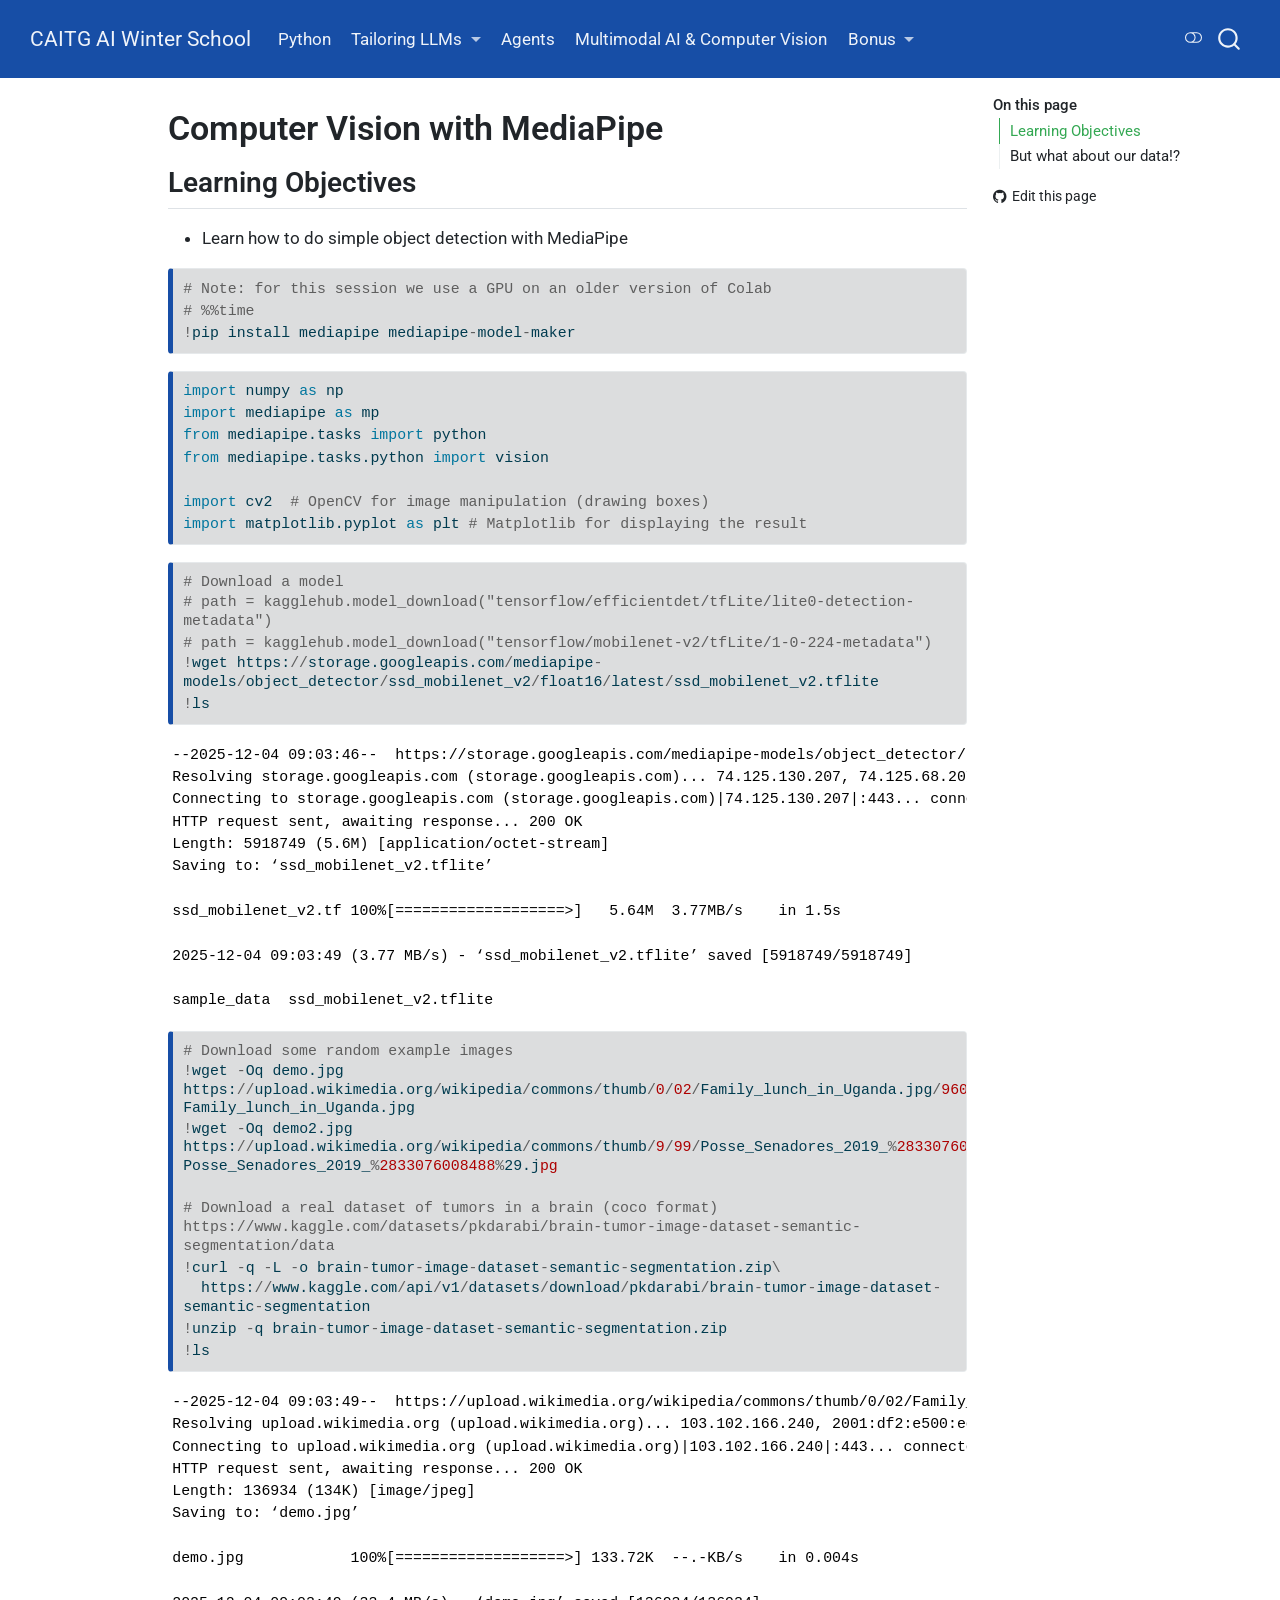
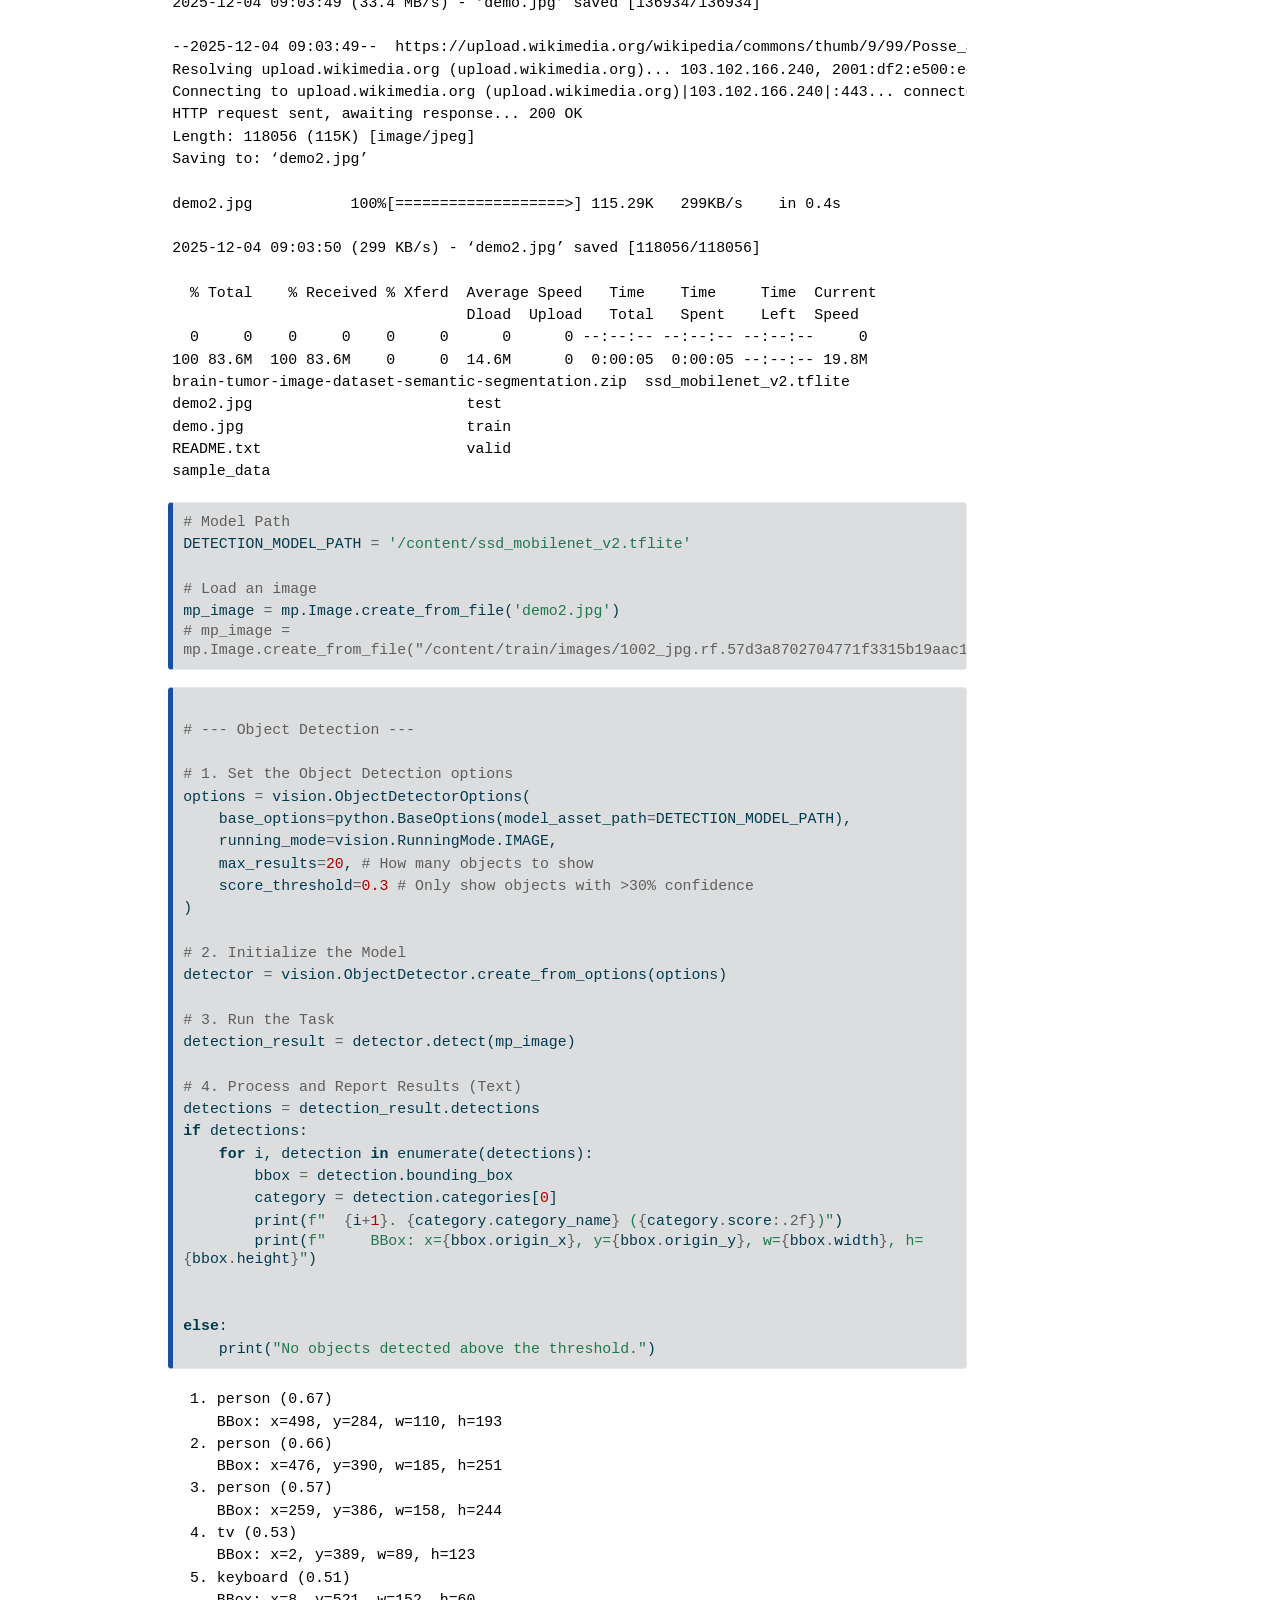
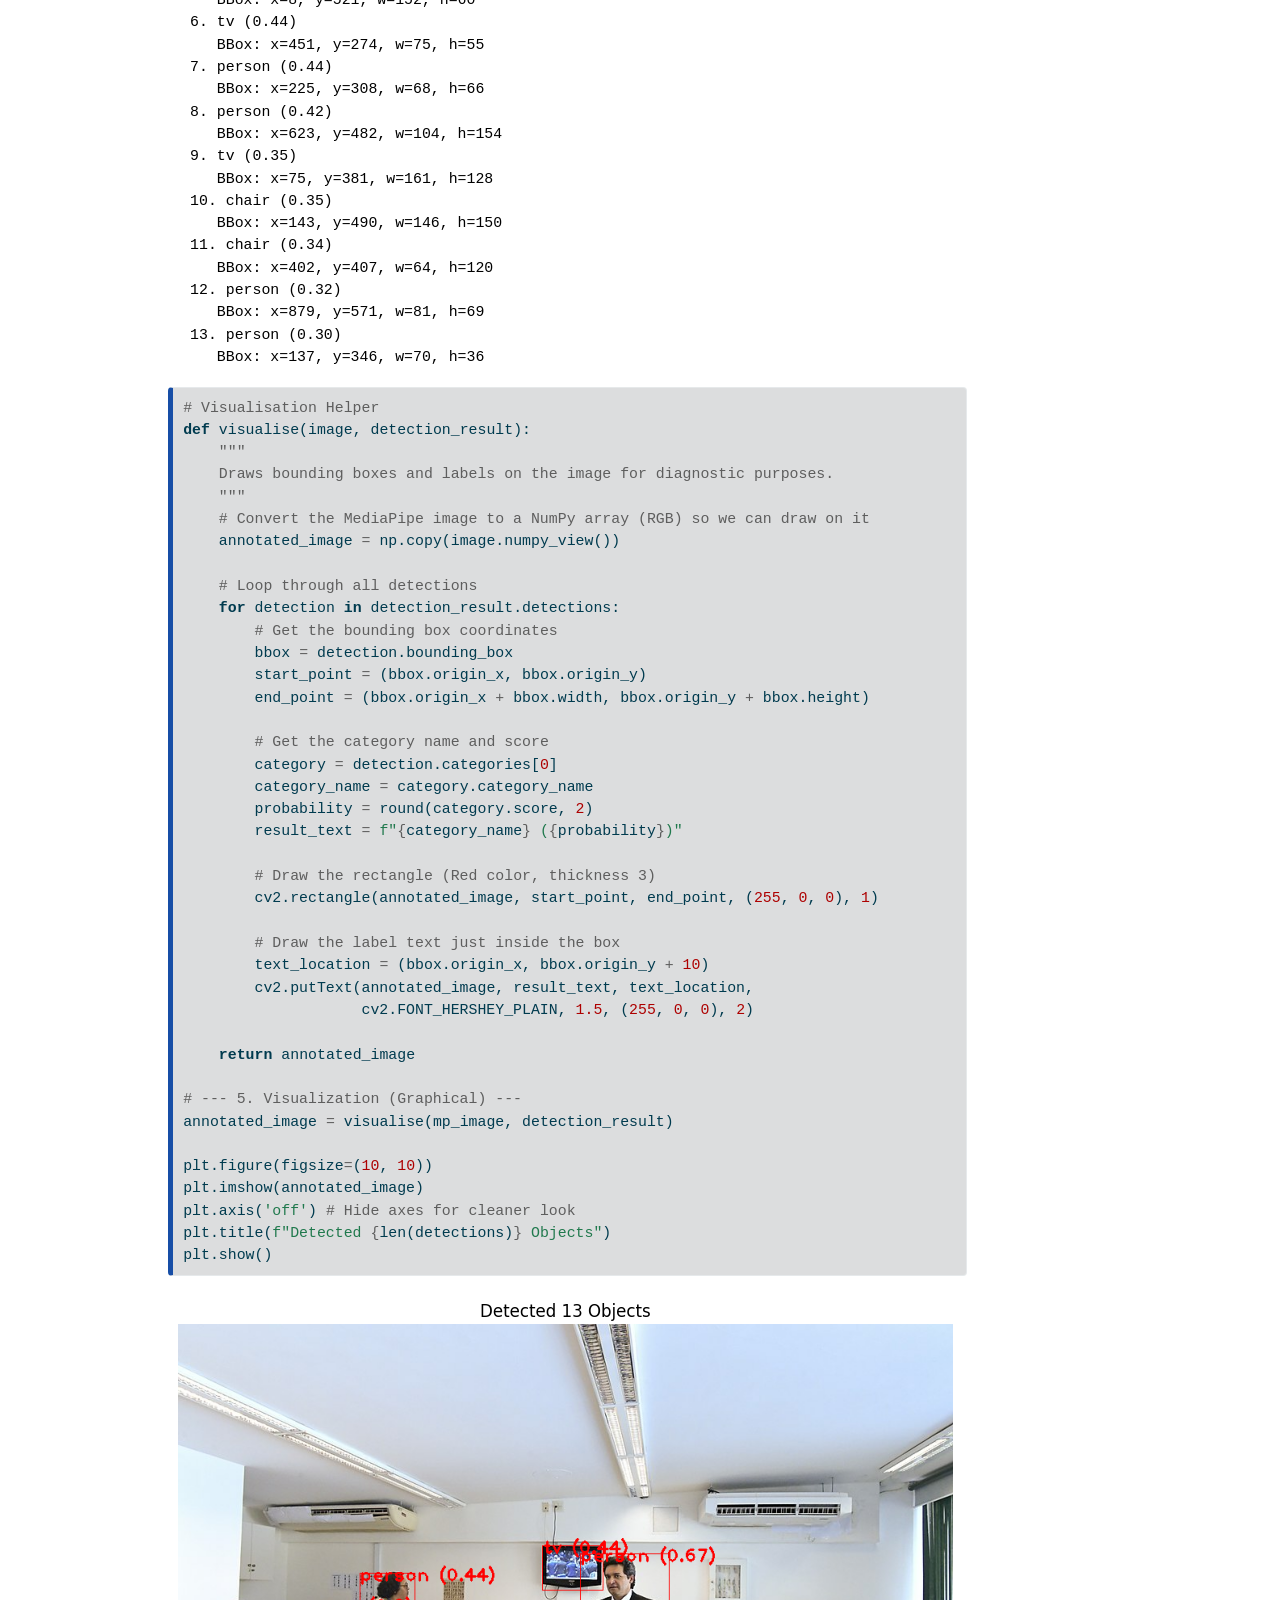
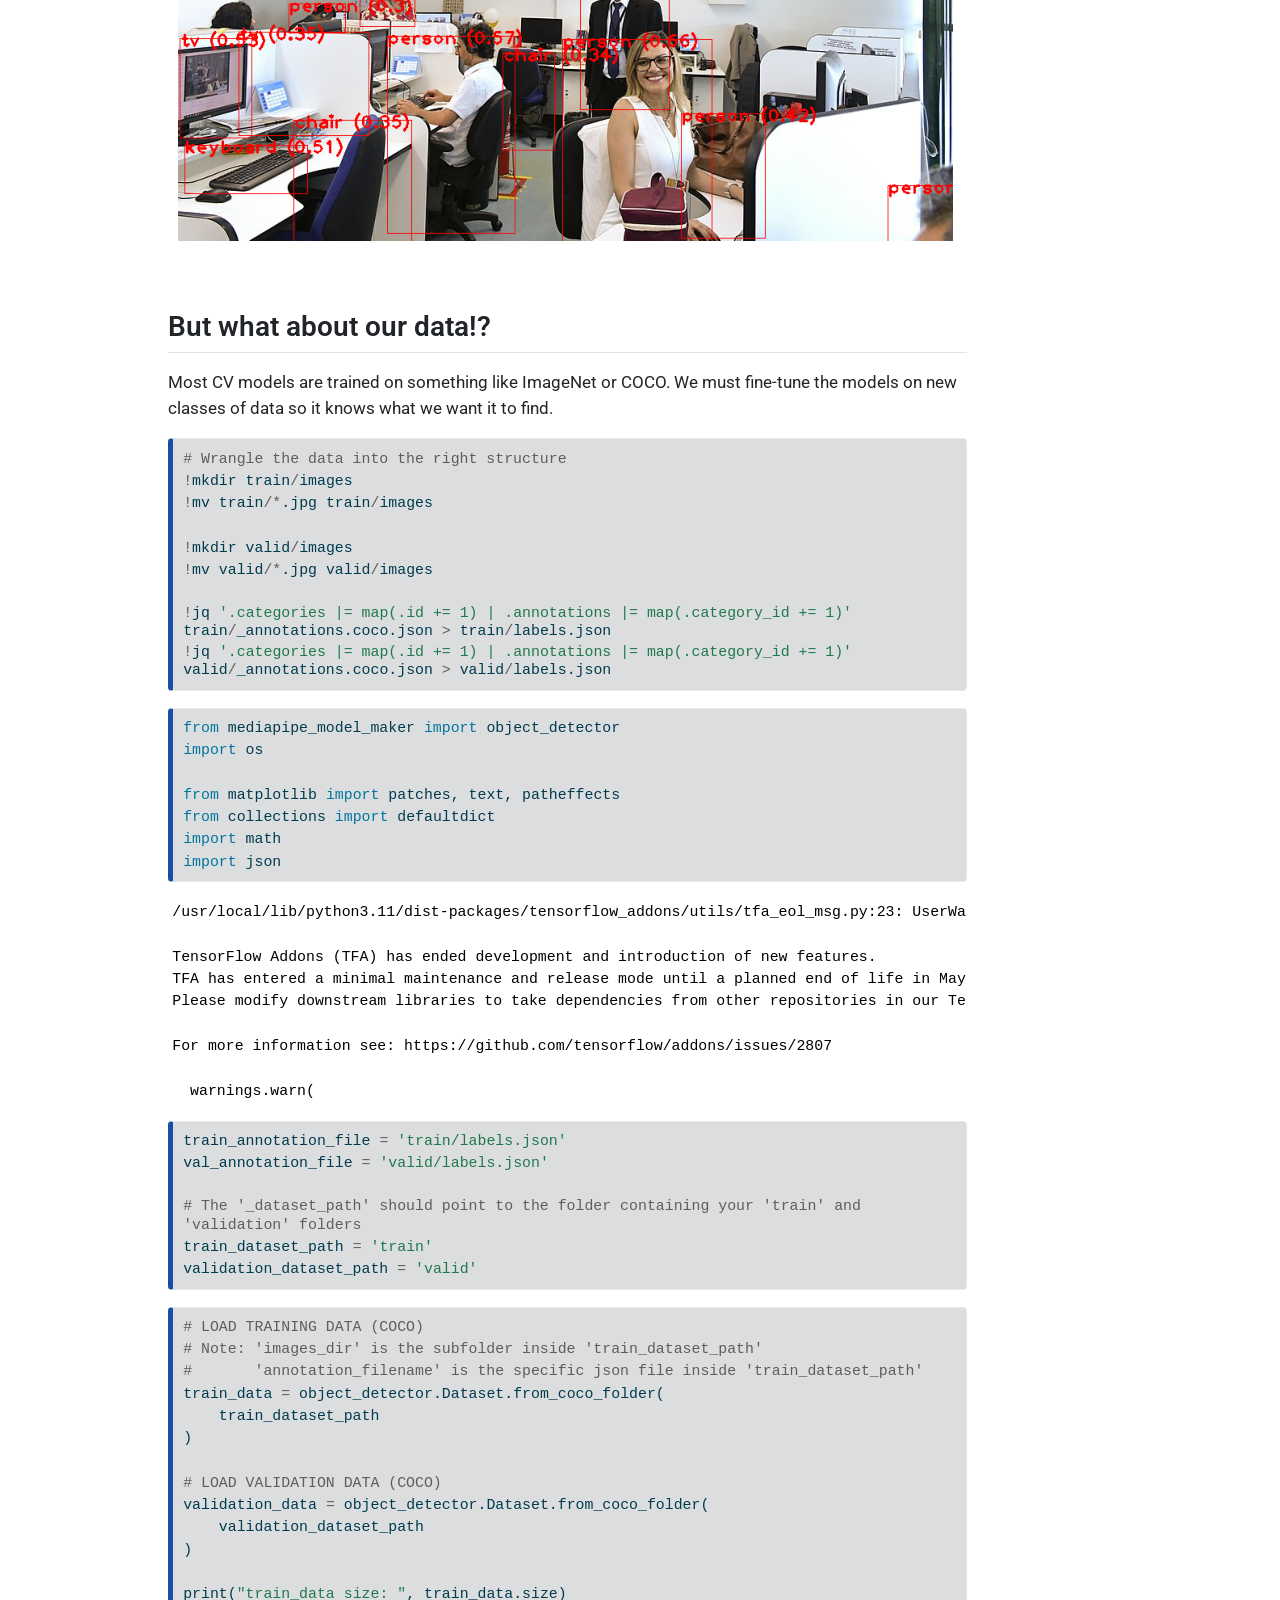
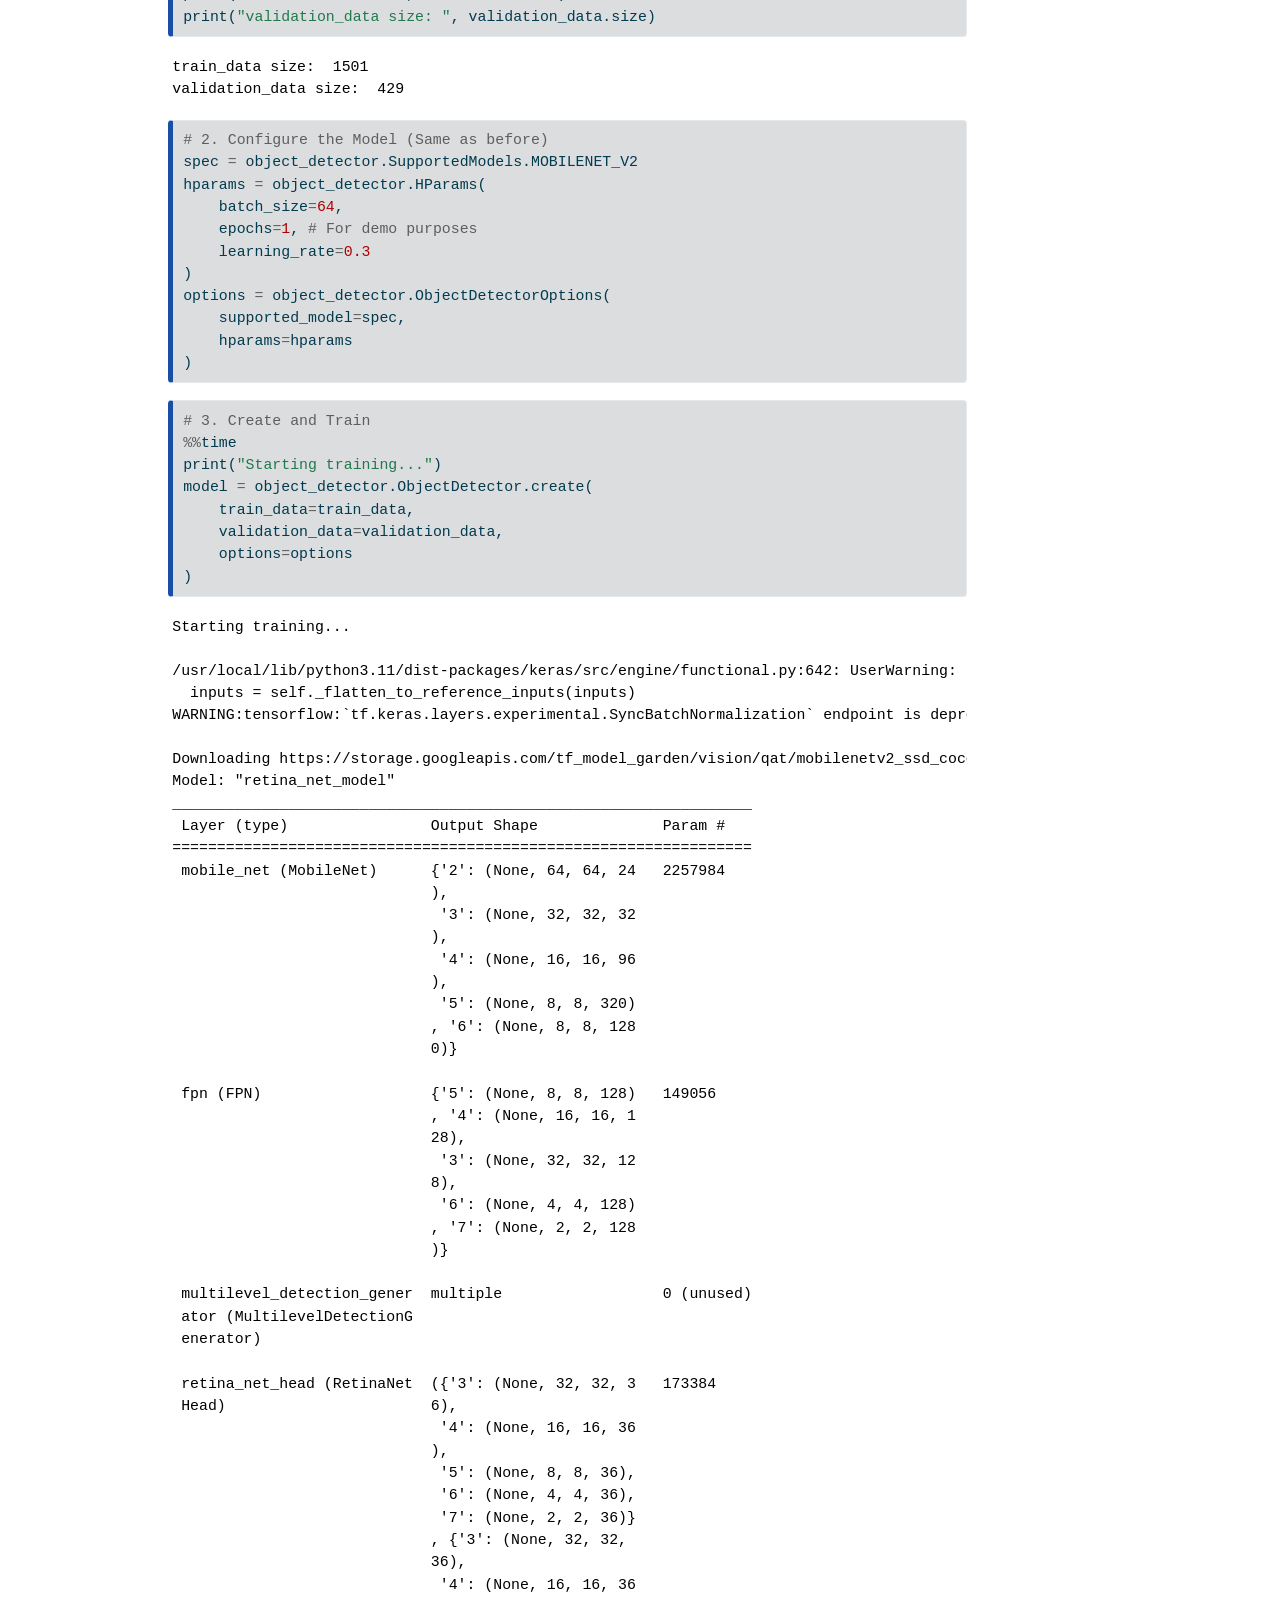
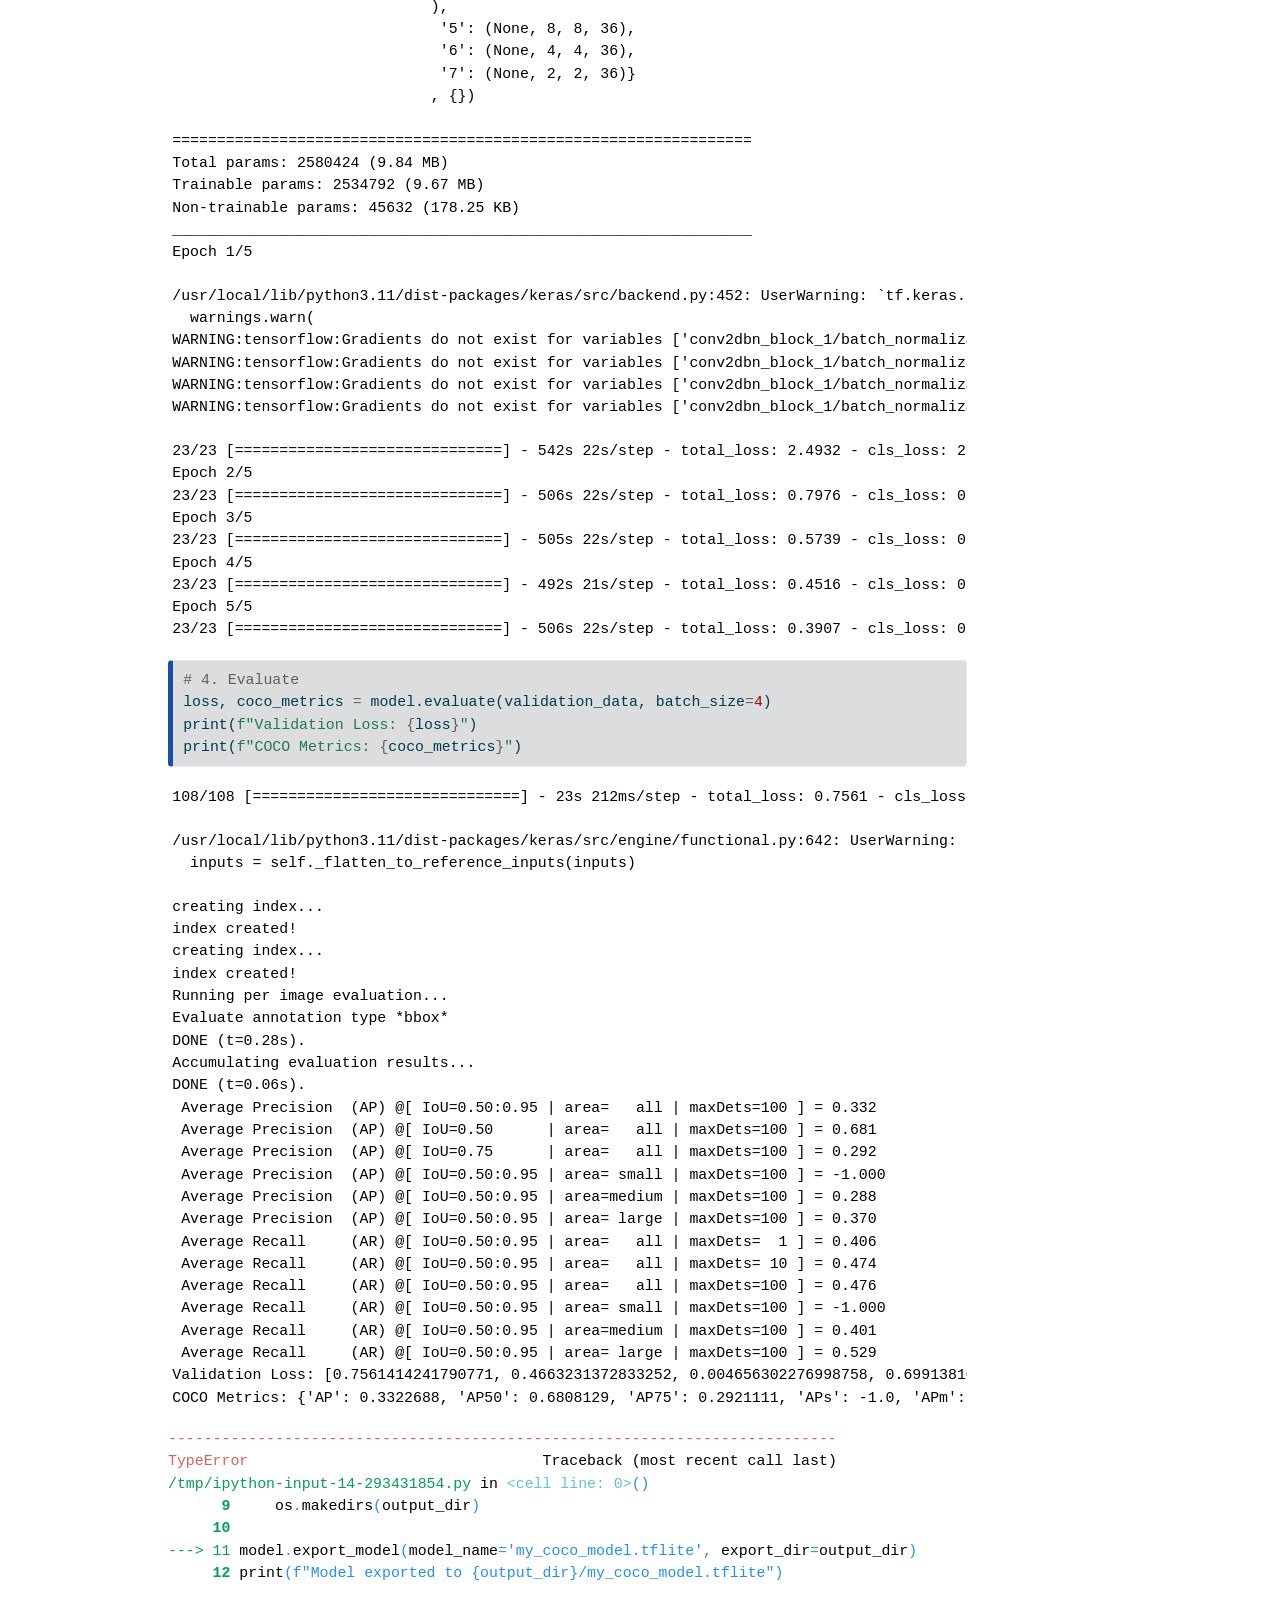
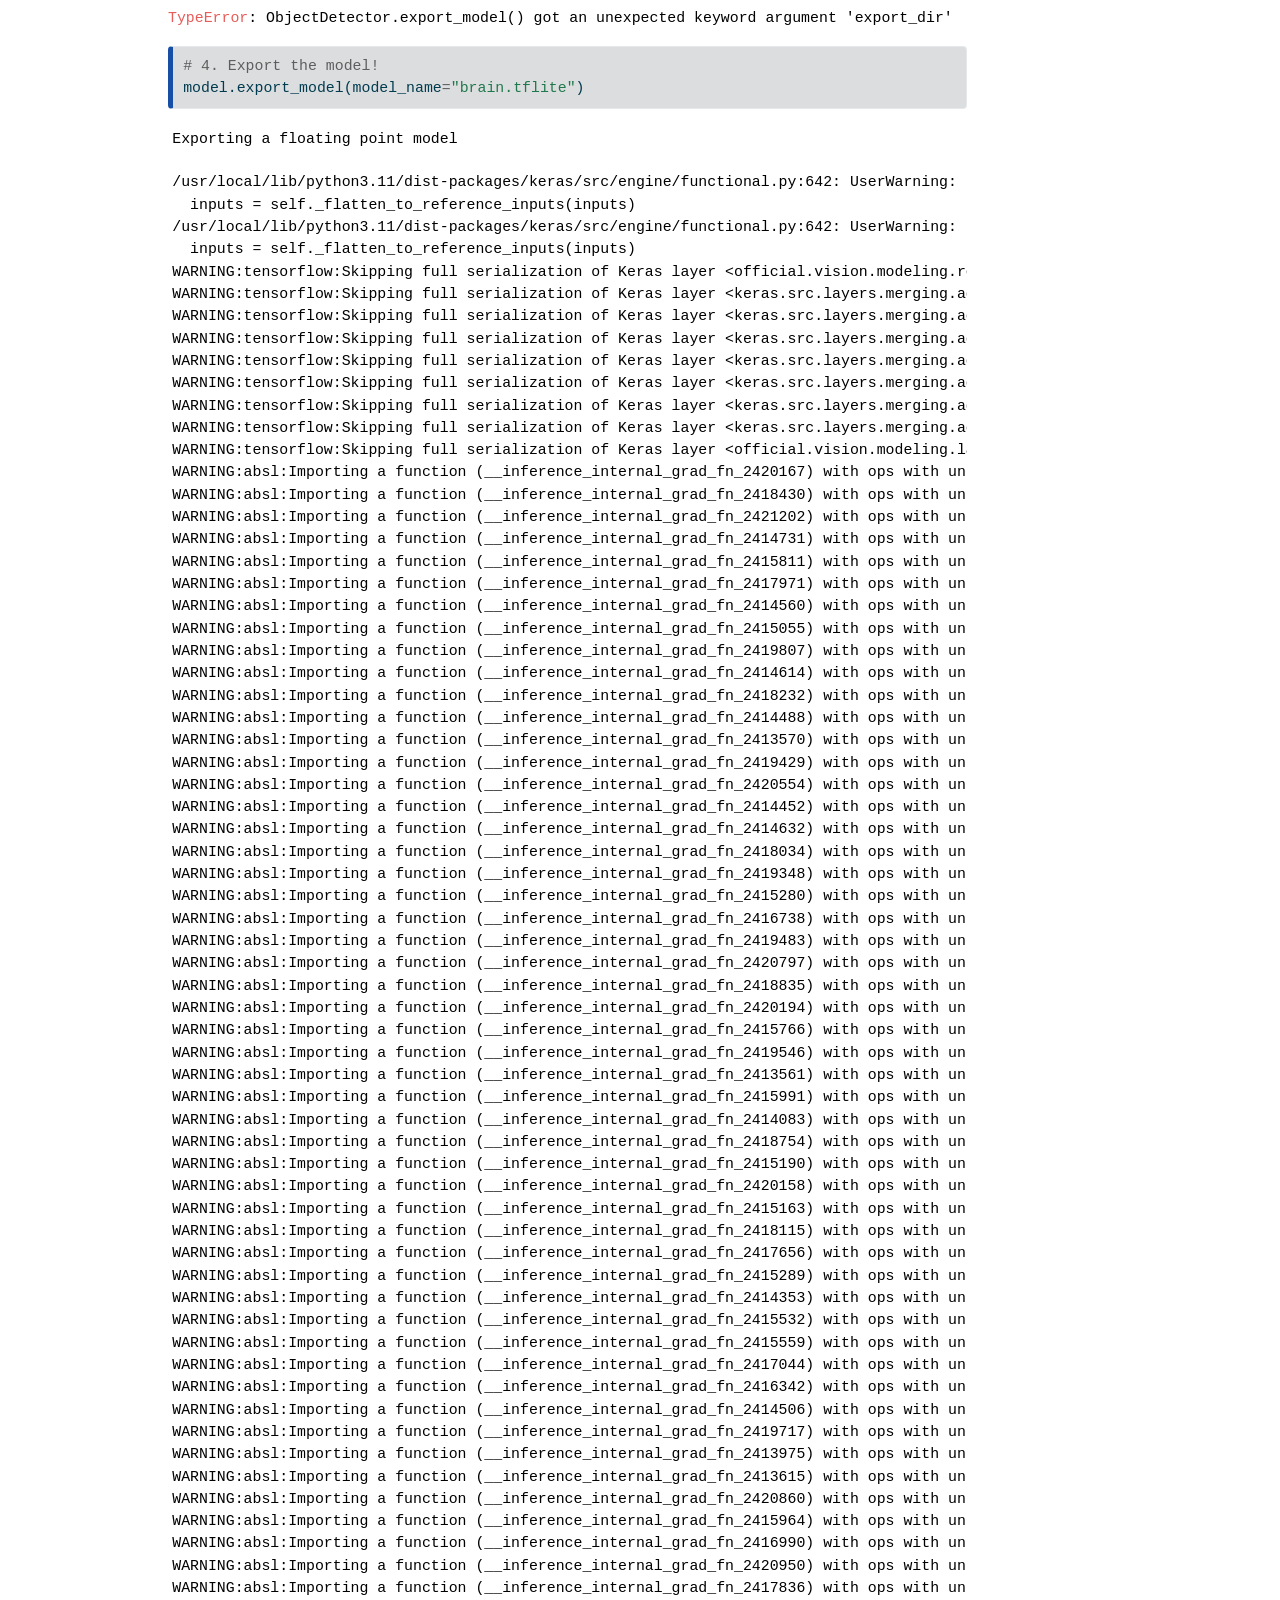
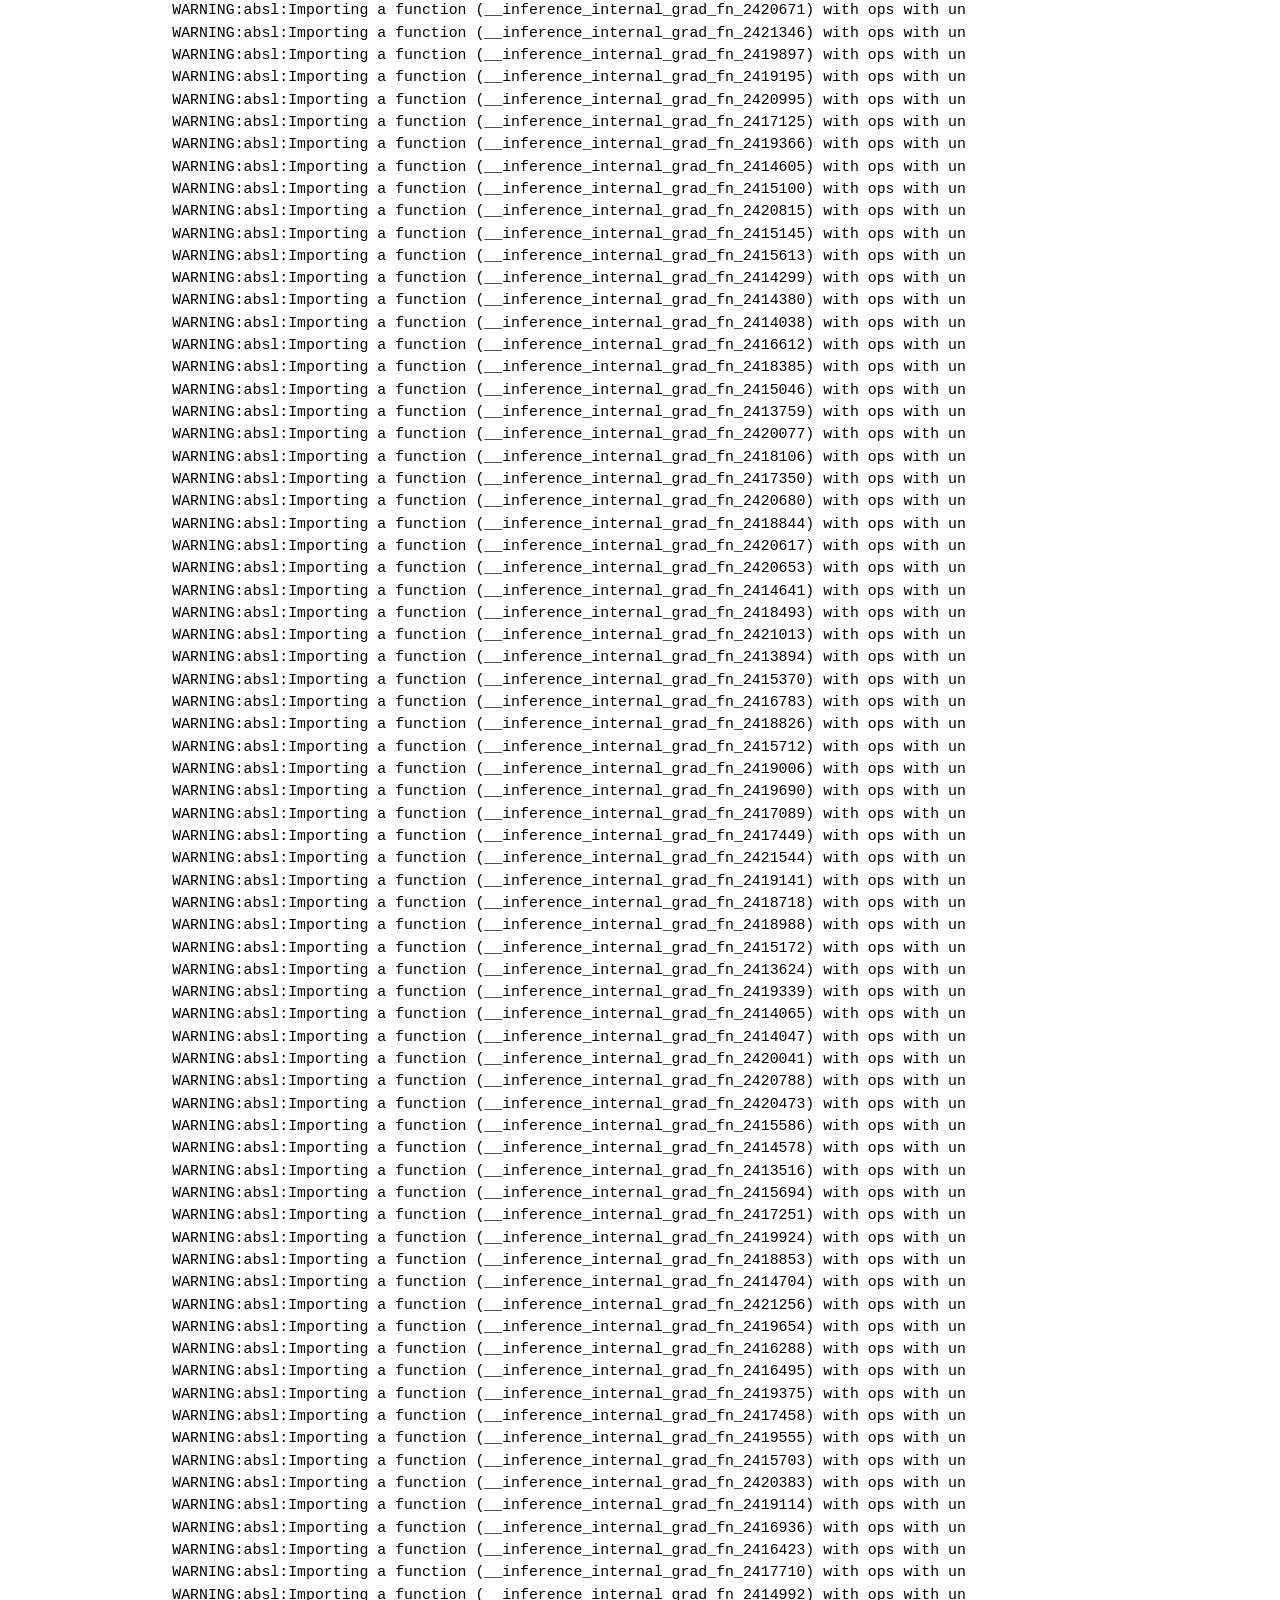
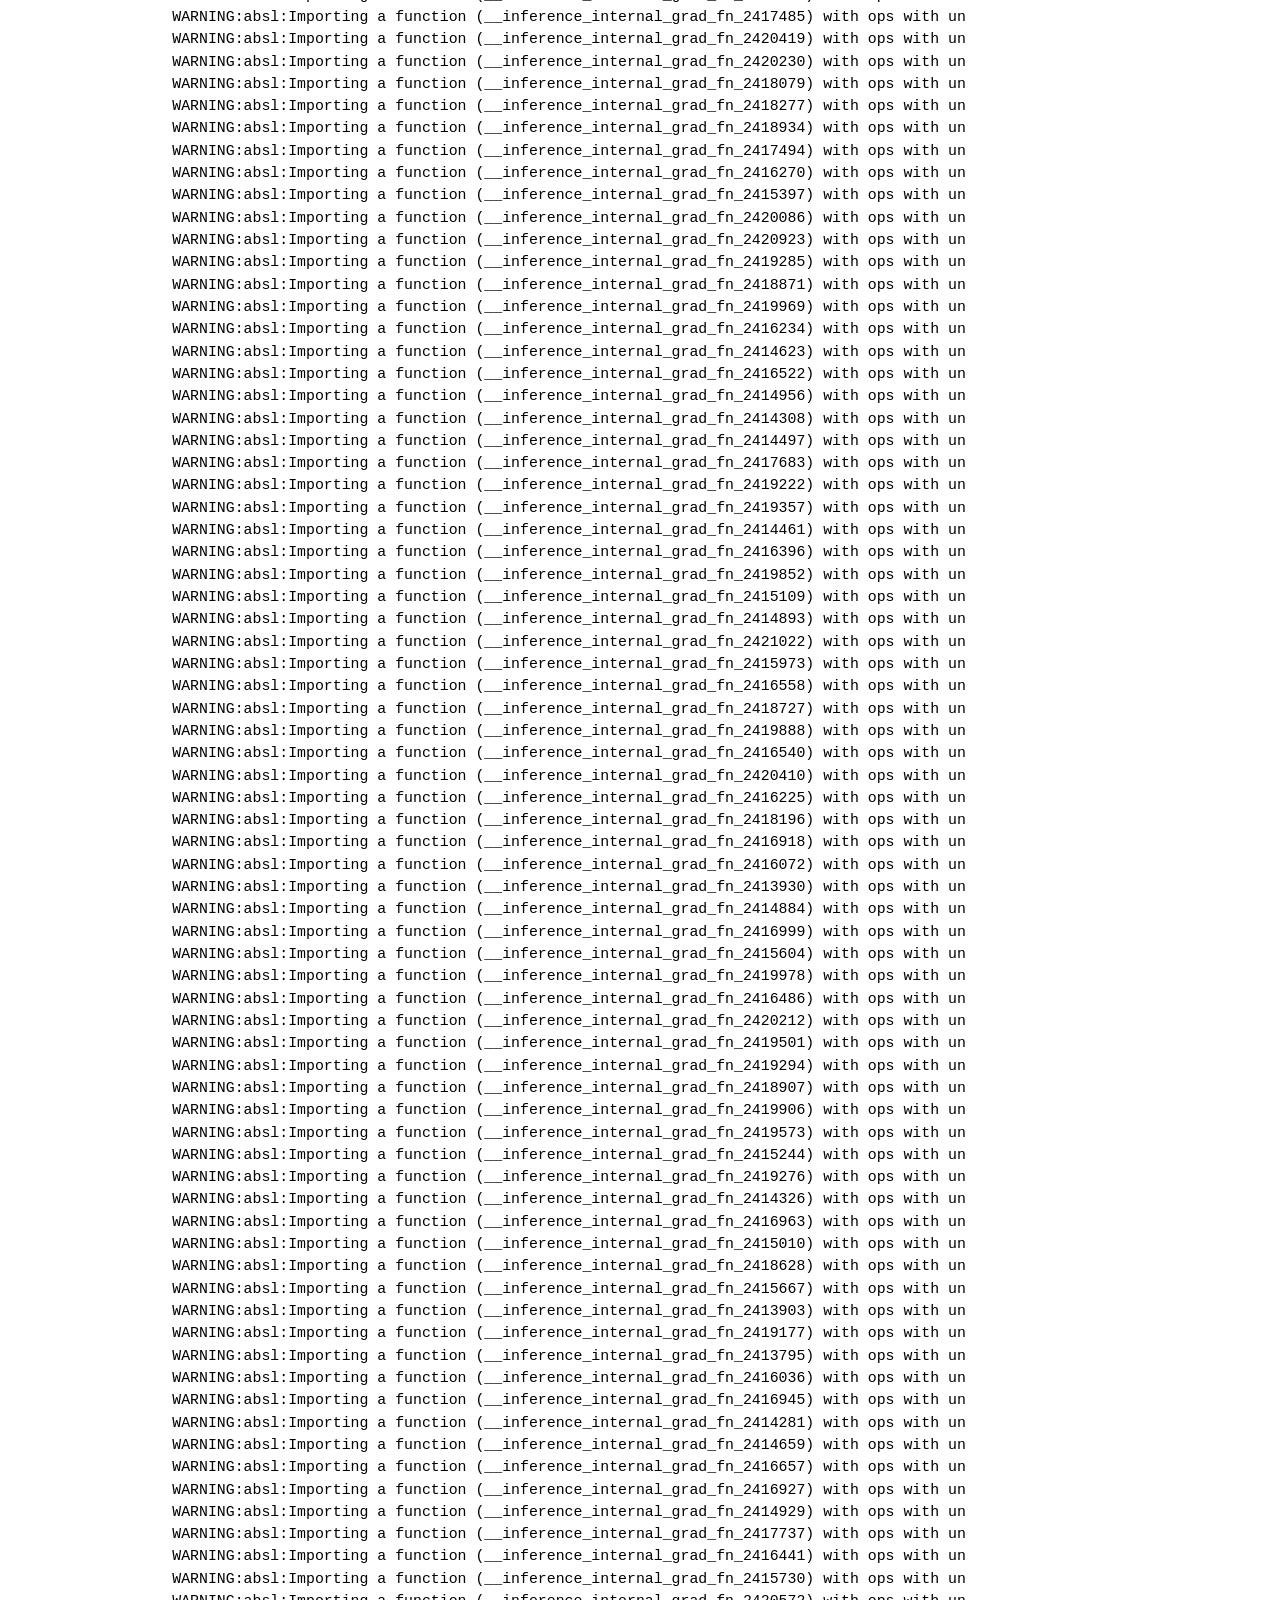
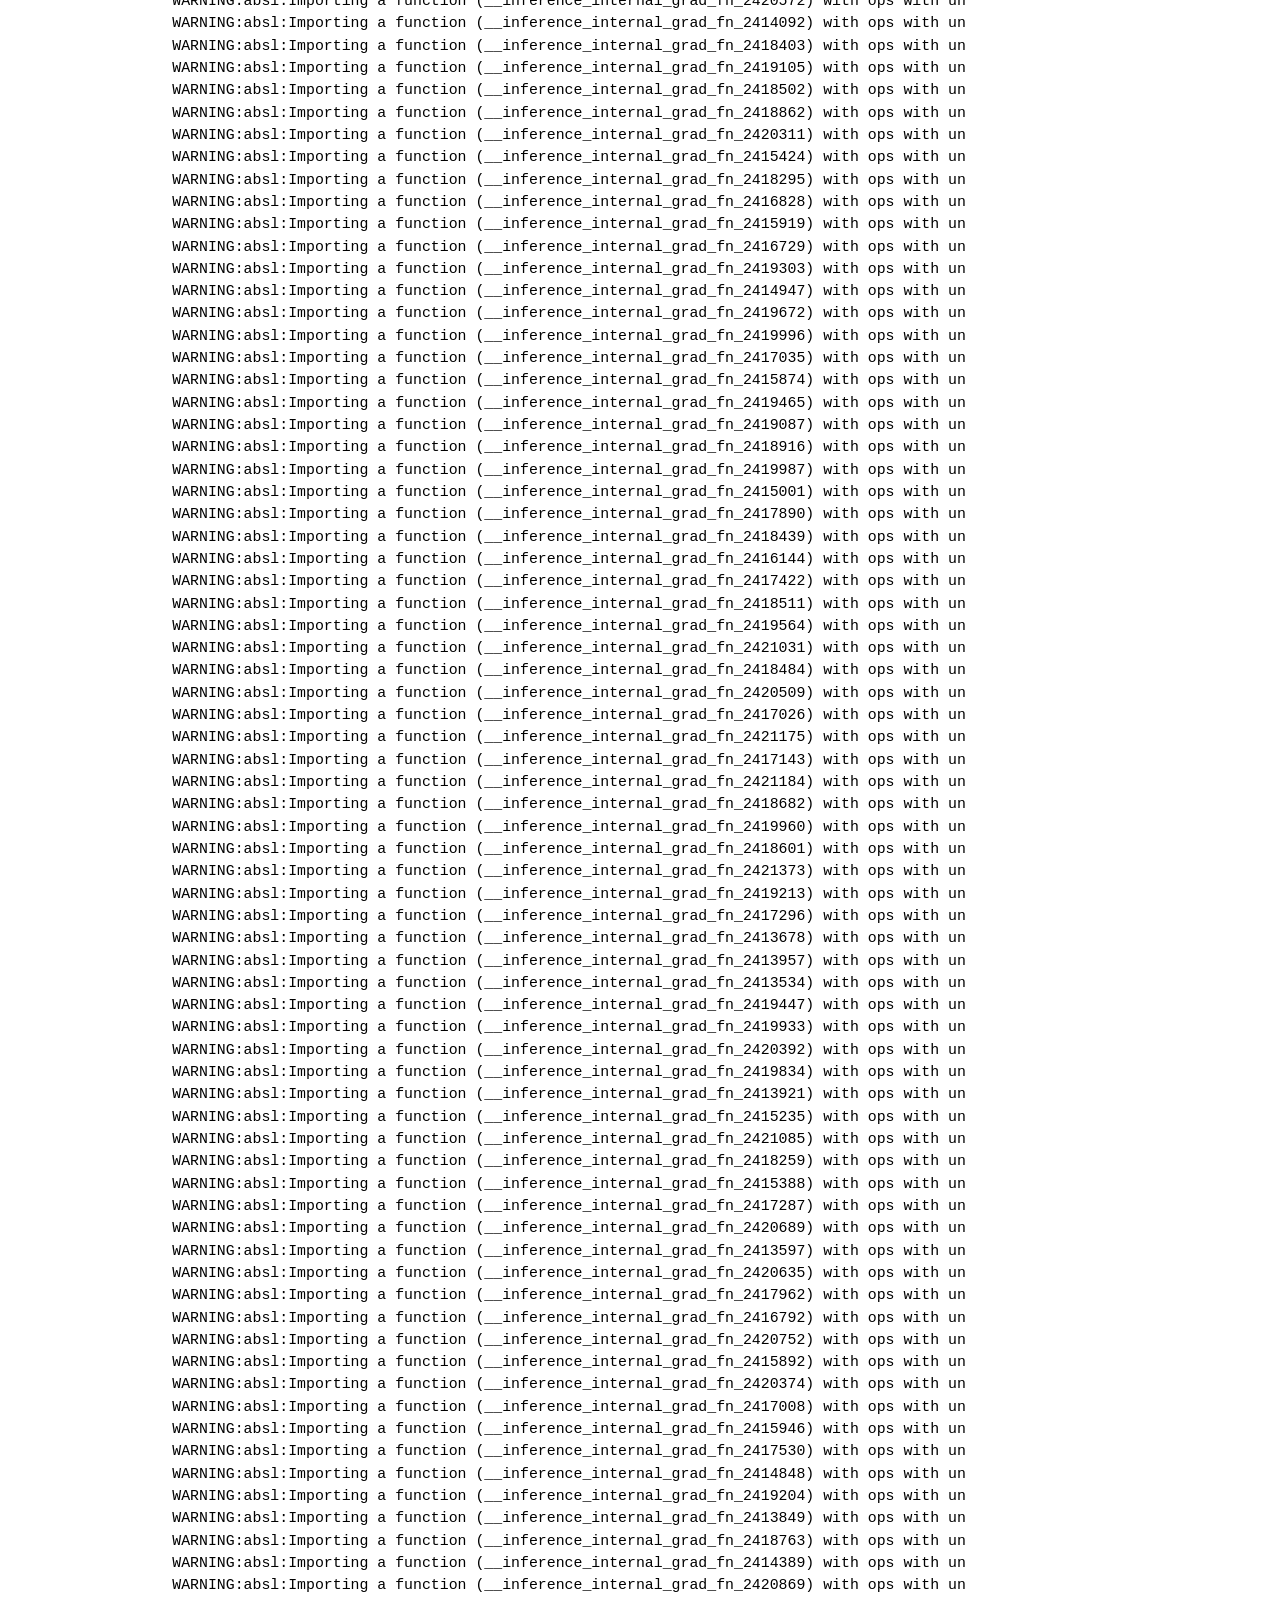
<file: session/99-cv-objectdetection_mediapipe.html>
<!DOCTYPE html>
<html xmlns="http://www.w3.org/1999/xhtml" lang="en" xml:lang="en"><head>

<meta charset="utf-8">
<meta name="generator" content="quarto-1.10.18">

<meta name="viewport" content="width=device-width, initial-scale=1.0, user-scalable=yes">


<title>Computer Vision with MediaPipe – CAITG AI Winter School</title>
<style>
/* Default styles provided by pandoc.
** See https://pandoc.org/MANUAL.html#variables-for-html for config info.
*/
span.smallcaps{font-variant: small-caps;}
div.columns{display: flex; gap: 1.5em;}
div.column{flex: auto;}
@media screen {
div.columns{gap: min(4vw, 1.5em);}
div.column{overflow-x: auto;}
}
div.hanging-indent{margin-left: 1.5em; text-indent: -1.5em;}
ul.task-list{list-style: none;}
ul.task-list li input[type="checkbox"] {
  width: 0.8em;
  margin: 0 0.8em 0.2em -1em; /* quarto-specific, see https://github.com/quarto-dev/quarto-cli/issues/4556 */ 
  vertical-align: middle;
}
/* CSS for syntax highlighting */
html { -webkit-text-size-adjust: 100%; }
pre > code.sourceCode { white-space: pre; position: relative; }
pre > code.sourceCode > span { display: inline-block; line-height: 1.25; }
pre > code.sourceCode > span:empty { height: 1.2em; }
.sourceCode { overflow: visible; }
code.sourceCode > span { color: inherit; text-decoration: inherit; }
div.sourceCode { margin: 1em 0; }
pre.sourceCode { margin: 0; }
@media screen {
div.sourceCode { overflow: auto; }
}
@media print {
pre > code.sourceCode { white-space: pre-wrap; }
pre > code.sourceCode > span { text-indent: -5em; padding-left: 5em; }
}
pre.numberSource code
  { counter-reset: source-line 0; }
pre.numberSource code > span
  { position: relative; left: -4em; counter-increment: source-line; }
pre.numberSource code > span > a:first-child::before
  { content: counter(source-line);
    position: relative; left: -1em; text-align: right; vertical-align: baseline;
    border: none; display: inline-block;
    -webkit-touch-callout: none; -webkit-user-select: none;
    -khtml-user-select: none; -moz-user-select: none;
    -ms-user-select: none; user-select: none;
    padding: 0 4px; width: 4em;
  }
pre.numberSource { margin-left: 3em;  padding-left: 4px; }
div.sourceCode
  {   }
@media screen {
pre > code.sourceCode > span > a:first-child::before { text-decoration: underline; }
}
</style>


<script src="../site_libs/quarto-nav/quarto-nav.js"></script>
<script src="../site_libs/quarto-nav/headroom.min.js"></script>
<script src="../site_libs/clipboard/clipboard.min.js"></script>
<script src="../site_libs/quarto-search/autocomplete.umd.js"></script>
<script src="../site_libs/quarto-search/fuse.min.js"></script>
<script src="../site_libs/quarto-search/quarto-search.js"></script>
<meta name="quarto:offset" content="../">
<script src="../site_libs/quarto-html/quarto.js" type="module"></script>
<script src="../site_libs/quarto-html/tabsets/tabsets.js" type="module"></script>
<script src="../site_libs/quarto-html/popper.min.js"></script>
<script src="../site_libs/quarto-html/tippy.umd.min.js"></script>
<script src="../site_libs/quarto-html/anchor.min.js"></script>
<link href="../site_libs/quarto-html/tippy.css" rel="stylesheet">
<link href="../site_libs/quarto-html/quarto-syntax-highlighting-64a204ab8560d761af7679ceaba22944.css" rel="stylesheet" class="quarto-color-scheme" id="quarto-text-highlighting-styles">
<link href="../site_libs/quarto-html/quarto-syntax-highlighting-dark-b85bc7c33db8c58e0ec93c3465666fed.css" rel="stylesheet" class="quarto-color-scheme quarto-color-alternate" id="quarto-text-highlighting-styles">
<link href="../site_libs/quarto-html/quarto-syntax-highlighting-64a204ab8560d761af7679ceaba22944.css" rel="stylesheet" class="quarto-color-scheme-extra" id="quarto-text-highlighting-styles">
<script src="../site_libs/bootstrap/bootstrap.min.js"></script>
<link href="../site_libs/bootstrap/bootstrap-icons.css" rel="stylesheet">
<link href="../site_libs/bootstrap/bootstrap-89a897995a3ad519ef4ccfa15fdc7b6a.min.css" rel="stylesheet" append-hash="true" class="quarto-color-scheme" id="quarto-bootstrap" data-mode="light">
<link href="../site_libs/bootstrap/bootstrap-dark-81715903ab9f8d3ae35e962234b9b293.min.css" rel="stylesheet" append-hash="true" class="quarto-color-scheme quarto-color-alternate" id="quarto-bootstrap" data-mode="dark">
<link href="../site_libs/bootstrap/bootstrap-89a897995a3ad519ef4ccfa15fdc7b6a.min.css" rel="stylesheet" append-hash="true" class="quarto-color-scheme-extra" id="quarto-bootstrap" data-mode="light">
<script id="quarto-search-options" type="application/json">{
  "location": "navbar",
  "copy-button": false,
  "collapse-after": 3,
  "panel-placement": "end",
  "type": "overlay",
  "limit": 50,
  "keyboard-shortcut": [
    "f",
    "/",
    "s"
  ],
  "show-item-context": false,
  "language": {
    "search-no-results-text": "No results",
    "search-matching-documents-text": "matching documents",
    "search-copy-link-title": "Copy link to search",
    "search-hide-matches-text": "Hide additional matches",
    "search-more-match-text": "more match in this document",
    "search-more-matches-text": "more matches in this document",
    "search-clear-button-title": "Clear",
    "search-text-placeholder": "",
    "search-detached-cancel-button-title": "Cancel",
    "search-submit-button-title": "Submit",
    "search-label": "Search"
  }
}</script>
<script async="" src="https://www.googletagmanager.com/gtag/js?id=G-344M4P3CHH"></script>

<script type="text/javascript">

window.dataLayer = window.dataLayer || [];
function gtag(){dataLayer.push(arguments);}
gtag('js', new Date());
gtag('config', 'G-344M4P3CHH', { 'anonymize_ip': true});
</script>


<link rel="stylesheet" href="../styles.css">
</head>

<body class="nav-fixed quarto-light"><script id="quarto-html-before-body" type="application/javascript">
    const toggleBodyColorMode = (bsSheetEl) => {
      const mode = bsSheetEl.getAttribute("data-mode");
      const bodyEl = window.document.querySelector("body");
      if (mode === "dark") {
        bodyEl.classList.add("quarto-dark");
        bodyEl.classList.remove("quarto-light");
      } else {
        bodyEl.classList.add("quarto-light");
        bodyEl.classList.remove("quarto-dark");
      }
    }
    const toggleBodyColorPrimary = () => {
      const bsSheetEl = window.document.querySelector("link#quarto-bootstrap:not([rel=disabled-stylesheet])");
      if (bsSheetEl) {
        toggleBodyColorMode(bsSheetEl);
      }
    }
    const setColorSchemeToggle = (alternate) => {
      const toggles = window.document.querySelectorAll('.quarto-color-scheme-toggle');
      for (let i=0; i < toggles.length; i++) {
        const toggle = toggles[i];
        if (toggle) {
          if (alternate) {
            toggle.classList.add("alternate");
          } else {
            toggle.classList.remove("alternate");
          }
        }
      }
    };
    const toggleColorMode = (alternate) => {
      // Switch the stylesheets
      const primaryStylesheets = window.document.querySelectorAll('link.quarto-color-scheme:not(.quarto-color-alternate)');
      const alternateStylesheets = window.document.querySelectorAll('link.quarto-color-scheme.quarto-color-alternate');
      manageTransitions('#quarto-margin-sidebar .nav-link', false);
      if (alternate) {
        // note: dark is layered on light, we don't disable primary!
        enableStylesheet(alternateStylesheets);
        for (const sheetNode of alternateStylesheets) {
          if (sheetNode.id === "quarto-bootstrap") {
            toggleBodyColorMode(sheetNode);
          }
        }
      } else {
        disableStylesheet(alternateStylesheets);
        enableStylesheet(primaryStylesheets)
        toggleBodyColorPrimary();
      }
      manageTransitions('#quarto-margin-sidebar .nav-link', true);
      // Switch the toggles
      setColorSchemeToggle(alternate)
      // Hack to workaround the fact that safari doesn't
      // properly recolor the scrollbar when toggling (#1455)
      if (navigator.userAgent.indexOf('Safari') > 0 && navigator.userAgent.indexOf('Chrome') == -1) {
        manageTransitions("body", false);
        window.scrollTo(0, 1);
        setTimeout(() => {
          window.scrollTo(0, 0);
          manageTransitions("body", true);
        }, 40);
      }
    }
    const disableStylesheet = (stylesheets) => {
      for (let i=0; i < stylesheets.length; i++) {
        const stylesheet = stylesheets[i];
        stylesheet.rel = 'disabled-stylesheet';
      }
    }
    const enableStylesheet = (stylesheets) => {
      for (let i=0; i < stylesheets.length; i++) {
        const stylesheet = stylesheets[i];
        if(stylesheet.rel !== 'stylesheet') { // for Chrome, which will still FOUC without this check
          stylesheet.rel = 'stylesheet';
        }
      }
    }
    const manageTransitions = (selector, allowTransitions) => {
      const els = window.document.querySelectorAll(selector);
      for (let i=0; i < els.length; i++) {
        const el = els[i];
        if (allowTransitions) {
          el.classList.remove('notransition');
        } else {
          el.classList.add('notransition');
        }
      }
    }
    const isFileUrl = () => {
      return window.location.protocol === 'file:';
    }
    const hasAlternateSentinel = () => {
      let styleSentinel = getColorSchemeSentinel();
      if (styleSentinel !== null) {
        return styleSentinel === "alternate";
      } else {
        return false;
      }
    }
    const setStyleSentinel = (alternate) => {
      const value = alternate ? "alternate" : "default";
      if (!isFileUrl()) {
        window.localStorage.setItem("quarto-color-scheme", value);
      } else {
        localAlternateSentinel = value;
      }
    }
    const getColorSchemeSentinel = () => {
      if (!isFileUrl()) {
        const storageValue = window.localStorage.getItem("quarto-color-scheme");
        return storageValue != null ? storageValue : localAlternateSentinel;
      } else {
        return localAlternateSentinel;
      }
    }
    const toggleGiscusIfUsed = (isAlternate, darkModeDefault) => {
      const baseTheme = document.querySelector('#giscus-base-theme')?.value ?? 'light';
      const alternateTheme = document.querySelector('#giscus-alt-theme')?.value ?? 'dark';
      let newTheme = '';
      if(authorPrefersDark) {
        newTheme = isAlternate ? baseTheme : alternateTheme;
      } else {
        newTheme = isAlternate ? alternateTheme : baseTheme;
      }
      const changeGiscusTheme = () => {
        // From: https://github.com/giscus/giscus/issues/336
        const sendMessage = (message) => {
          const iframe = document.querySelector('iframe.giscus-frame');
          if (!iframe) return;
          iframe.contentWindow.postMessage({ giscus: message }, 'https://giscus.app');
        }
        sendMessage({
          setConfig: {
            theme: newTheme
          }
        });
      }
      const isGiscussLoaded = window.document.querySelector('iframe.giscus-frame') !== null;
      if (isGiscussLoaded) {
        changeGiscusTheme();
      }
    };
    const authorPrefersDark = false;
    const queryPrefersDark = window.matchMedia('(prefers-color-scheme: dark)');
    const darkModeDefault = queryPrefersDark.matches;
      document.querySelector('link#quarto-text-highlighting-styles.quarto-color-scheme-extra').rel = 'disabled-stylesheet';
      document.querySelector('link#quarto-bootstrap.quarto-color-scheme-extra').rel = 'disabled-stylesheet';
    let localAlternateSentinel = darkModeDefault ? 'alternate' : 'default';
    // Dark / light mode switch
    window.quartoToggleColorScheme = () => {
      // Read the current dark / light value
      let toAlternate = !hasAlternateSentinel();
      toggleColorMode(toAlternate);
      setStyleSentinel(toAlternate);
      toggleGiscusIfUsed(toAlternate, darkModeDefault);
      window.dispatchEvent(new Event('resize'));
    };
    queryPrefersDark.addEventListener("change", e => {
      if(window.localStorage.getItem("quarto-color-scheme") !== null)
        return;
      const alternate = e.matches
      toggleColorMode(alternate);
      localAlternateSentinel = e.matches ? 'alternate' : 'default'; // this is used alongside local storage!
      toggleGiscusIfUsed(alternate, darkModeDefault);
    });
    // Switch to dark mode if need be
    if (hasAlternateSentinel()) {
      toggleColorMode(true);
    } else {
      toggleColorMode(false);
    }
  </script>

<div id="quarto-search-results"></div>
  <header id="quarto-header" class="headroom fixed-top">
    <nav class="navbar navbar-expand-lg " data-bs-theme="dark">
      <div class="navbar-container container-fluid">
      <div class="navbar-brand-container mx-auto">
    <a class="navbar-brand" href="../index.html">
    <span class="navbar-title">CAITG AI Winter School</span>
    </a>
  </div>
            <div id="quarto-search" class="" title="Search"></div>
          <button class="navbar-toggler" type="button" data-bs-toggle="collapse" data-bs-target="#navbarCollapse" aria-controls="navbarCollapse" role="menu" aria-expanded="false" aria-label="Toggle navigation" onclick="if (window.quartoToggleHeadroom) { window.quartoToggleHeadroom(); }">
  <span class="navbar-toggler-icon"></span>
</button>
          <div class="collapse navbar-collapse" id="navbarCollapse">
            <ul class="navbar-nav navbar-nav-scroll me-auto">
  <li class="nav-item">
    <a class="nav-link" href="../session/01-intro.html"> 
<span class="menu-text">Python</span></a>
  </li>  
  <li class="nav-item dropdown ">
    <a class="nav-link dropdown-toggle" href="#" id="nav-menu-tailoring-llms" role="link" data-bs-toggle="dropdown" aria-expanded="false">
 <span class="menu-text">Tailoring LLMs</span>
    </a>
    <ul class="dropdown-menu" aria-labelledby="nav-menu-tailoring-llms">    
        <li>
    <a class="dropdown-item" href="../session/02-a-finetune.html">
 <span class="dropdown-text">Finetuning</span></a>
  </li>  
        <li>
    <a class="dropdown-item" href="../session/02-b-RAG.html">
 <span class="dropdown-text">RAG</span></a>
  </li>  
    </ul>
  </li>
  <li class="nav-item">
    <a class="nav-link" href="../session/03-agents.html"> 
<span class="menu-text">Agents</span></a>
  </li>  
  <li class="nav-item">
    <a class="nav-link" href="../session/04-a-cv.html"> 
<span class="menu-text">Multimodal AI &amp; Computer Vision</span></a>
  </li>  
  <li class="nav-item dropdown ">
    <a class="nav-link dropdown-toggle" href="#" id="nav-menu-bonus" role="link" data-bs-toggle="dropdown" aria-expanded="false">
 <span class="menu-text">Bonus</span>
    </a>
    <ul class="dropdown-menu" aria-labelledby="nav-menu-bonus">    
        <li>
    <a class="dropdown-item" href="../session/99-a-antigravity.html">
 <span class="dropdown-text">Antigravity</span></a>
  </li>  
        <li>
    <a class="dropdown-item" href="../session/99-b-ML.html">
 <span class="dropdown-text">Machine Learning</span></a>
  </li>  
        <li>
    <a class="dropdown-item" href="../session/99-cv-objectdetection_mediapipe.html">
 <span class="dropdown-text">MediaPipe object detection</span></a>
  </li>  
    </ul>
  </li>
</ul>
          </div> <!-- /navcollapse -->
            <div class="quarto-navbar-tools">
  <a href="" class="quarto-color-scheme-toggle quarto-navigation-tool  px-1" onclick="window.quartoToggleColorScheme(); return false;" title="Toggle dark mode"><i class="bi"></i></a>
</div>
      </div> <!-- /container-fluid -->
    </nav>
</header>
<!-- content -->
<div id="quarto-content" class="quarto-container page-columns page-rows-contents page-layout-article page-navbar">
<!-- sidebar -->
<!-- margin-sidebar -->
    <div id="quarto-margin-sidebar" class="sidebar margin-sidebar">
        <nav id="TOC" role="doc-toc" class="toc-active">
    <h2 id="toc-title">On this page</h2>
   
  <ul class="collapse">
  <li><a href="#learning-objectives" id="toc-learning-objectives" class="nav-link active" data-scroll-target="#learning-objectives">Learning Objectives</a></li>
  <li><a href="#but-what-about-our-data" id="toc-but-what-about-our-data" class="nav-link" data-scroll-target="#but-what-about-our-data">But what about our data!?</a></li>
  </ul>
<div class="toc-actions"><ul class="collapse"><li><a href="https://github.dev/gdgaiforscience/CAITG-WinterSchool/blob/main/session/99-cv-objectdetection_mediapipe.ipynb" class="toc-action"><i class="bi bi-github"></i>Edit this page</a></li></ul></div></nav>
    </div>
<!-- main -->
<main class="content" id="quarto-document-content">


<header id="title-block-header" class="quarto-title-block default">
<div class="quarto-title">
<h1 class="title">Computer Vision with MediaPipe</h1>
</div>



<div class="quarto-title-meta">

    
  
    
  </div>
  


</header>


<section id="learning-objectives" class="level2">
<h2 class="anchored" data-anchor-id="learning-objectives">Learning Objectives</h2>
<ul>
<li>Learn how to do simple object detection with MediaPipe</li>
</ul>
<div id="cell-2" class="cell" data-quarto-private-1="{&quot;key&quot;:&quot;colab&quot;,&quot;value&quot;:{&quot;base_uri&quot;:&quot;https://localhost:8080/&quot;,&quot;height&quot;:1000}}" data-outputid="b9db5a3a-54b0-48fb-cc9f-cda101ed1939">
<div class="code-copy-outer-scaffold"><div class="sourceCode cell-code" id="cb1"><pre class="sourceCode python code-with-copy"><code class="sourceCode python"><span id="cb1-1"><a href="#cb1-1" aria-hidden="true" tabindex="-1"></a><span class="co"># Note: for this session we use a GPU on an older version of Colab</span></span>
<span id="cb1-2"><a href="#cb1-2" aria-hidden="true" tabindex="-1"></a><span class="co"># %%time</span></span>
<span id="cb1-3"><a href="#cb1-3" aria-hidden="true" tabindex="-1"></a><span class="op">!</span>pip install mediapipe mediapipe<span class="op">-</span>model<span class="op">-</span>maker</span></code></pre></div><button title="Copy to Clipboard" class="code-copy-button"><i class="bi"></i></button></div>
</div>
<div id="cell-3" class="cell">
<div class="code-copy-outer-scaffold"><div class="sourceCode cell-code" id="cb2"><pre class="sourceCode python code-with-copy"><code class="sourceCode python"><span id="cb2-1"><a href="#cb2-1" aria-hidden="true" tabindex="-1"></a><span class="im">import</span> numpy <span class="im">as</span> np</span>
<span id="cb2-2"><a href="#cb2-2" aria-hidden="true" tabindex="-1"></a><span class="im">import</span> mediapipe <span class="im">as</span> mp</span>
<span id="cb2-3"><a href="#cb2-3" aria-hidden="true" tabindex="-1"></a><span class="im">from</span> mediapipe.tasks <span class="im">import</span> python</span>
<span id="cb2-4"><a href="#cb2-4" aria-hidden="true" tabindex="-1"></a><span class="im">from</span> mediapipe.tasks.python <span class="im">import</span> vision</span>
<span id="cb2-5"><a href="#cb2-5" aria-hidden="true" tabindex="-1"></a></span>
<span id="cb2-6"><a href="#cb2-6" aria-hidden="true" tabindex="-1"></a><span class="im">import</span> cv2  <span class="co"># OpenCV for image manipulation (drawing boxes)</span></span>
<span id="cb2-7"><a href="#cb2-7" aria-hidden="true" tabindex="-1"></a><span class="im">import</span> matplotlib.pyplot <span class="im">as</span> plt <span class="co"># Matplotlib for displaying the result</span></span></code></pre></div><button title="Copy to Clipboard" class="code-copy-button"><i class="bi"></i></button></div>
</div>
<div id="cell-4" class="cell" data-quarto-private-1="{&quot;key&quot;:&quot;colab&quot;,&quot;value&quot;:{&quot;base_uri&quot;:&quot;https://localhost:8080/&quot;}}" data-outputid="70d35e72-9f24-4877-b970-fb70f8d9491d">
<div class="code-copy-outer-scaffold"><div class="sourceCode cell-code" id="cb3"><pre class="sourceCode python code-with-copy"><code class="sourceCode python"><span id="cb3-1"><a href="#cb3-1" aria-hidden="true" tabindex="-1"></a><span class="co"># Download a model</span></span>
<span id="cb3-2"><a href="#cb3-2" aria-hidden="true" tabindex="-1"></a><span class="co"># path = kagglehub.model_download("tensorflow/efficientdet/tfLite/lite0-detection-metadata")</span></span>
<span id="cb3-3"><a href="#cb3-3" aria-hidden="true" tabindex="-1"></a><span class="co"># path = kagglehub.model_download("tensorflow/mobilenet-v2/tfLite/1-0-224-metadata")</span></span>
<span id="cb3-4"><a href="#cb3-4" aria-hidden="true" tabindex="-1"></a><span class="op">!</span>wget https:<span class="op">//</span>storage.googleapis.com<span class="op">/</span>mediapipe<span class="op">-</span>models<span class="op">/</span>object_detector<span class="op">/</span>ssd_mobilenet_v2<span class="op">/</span>float16<span class="op">/</span>latest<span class="op">/</span>ssd_mobilenet_v2.tflite</span>
<span id="cb3-5"><a href="#cb3-5" aria-hidden="true" tabindex="-1"></a><span class="op">!</span>ls</span></code></pre></div><button title="Copy to Clipboard" class="code-copy-button"><i class="bi"></i></button></div>
<div class="cell-output cell-output-stdout">
<pre><code>--2025-12-04 09:03:46--  https://storage.googleapis.com/mediapipe-models/object_detector/ssd_mobilenet_v2/float16/latest/ssd_mobilenet_v2.tflite
Resolving storage.googleapis.com (storage.googleapis.com)... 74.125.130.207, 74.125.68.207, 74.125.24.207, ...
Connecting to storage.googleapis.com (storage.googleapis.com)|74.125.130.207|:443... connected.
HTTP request sent, awaiting response... 200 OK
Length: 5918749 (5.6M) [application/octet-stream]
Saving to: ‘ssd_mobilenet_v2.tflite’

ssd_mobilenet_v2.tf 100%[===================&gt;]   5.64M  3.77MB/s    in 1.5s    

2025-12-04 09:03:49 (3.77 MB/s) - ‘ssd_mobilenet_v2.tflite’ saved [5918749/5918749]

sample_data  ssd_mobilenet_v2.tflite</code></pre>
</div>
</div>
<div id="cell-5" class="cell" data-quarto-private-1="{&quot;key&quot;:&quot;colab&quot;,&quot;value&quot;:{&quot;base_uri&quot;:&quot;https://localhost:8080/&quot;}}" data-outputid="8eef68ad-c991-4c53-ed54-41bf4caeb94a">
<div class="code-copy-outer-scaffold"><div class="sourceCode cell-code" id="cb5"><pre class="sourceCode python code-with-copy"><code class="sourceCode python"><span id="cb5-1"><a href="#cb5-1" aria-hidden="true" tabindex="-1"></a><span class="co"># Download some random example images</span></span>
<span id="cb5-2"><a href="#cb5-2" aria-hidden="true" tabindex="-1"></a><span class="op">!</span>wget <span class="op">-</span>Oq demo.jpg https:<span class="op">//</span>upload.wikimedia.org<span class="op">/</span>wikipedia<span class="op">/</span>commons<span class="op">/</span>thumb<span class="op">/</span><span class="dv">0</span><span class="op">/</span><span class="dv">0</span><span class="er">2</span><span class="op">/</span>Family_lunch_in_Uganda.jpg<span class="op">/</span><span class="dv">960</span><span class="er">px</span><span class="op">-</span>Family_lunch_in_Uganda.jpg</span>
<span id="cb5-3"><a href="#cb5-3" aria-hidden="true" tabindex="-1"></a><span class="op">!</span>wget <span class="op">-</span>Oq demo2.jpg https:<span class="op">//</span>upload.wikimedia.org<span class="op">/</span>wikipedia<span class="op">/</span>commons<span class="op">/</span>thumb<span class="op">/</span><span class="dv">9</span><span class="op">/</span><span class="dv">99</span><span class="op">/</span>Posse_Senadores_2019_<span class="op">%</span><span class="dv">2833076008488</span><span class="op">%</span><span class="ot">29.j</span><span class="er">pg</span><span class="op">/</span><span class="dv">960</span><span class="er">px</span><span class="op">-</span>Posse_Senadores_2019_<span class="op">%</span><span class="dv">2833076008488</span><span class="op">%</span><span class="ot">29.j</span><span class="er">pg</span></span>
<span id="cb5-4"><a href="#cb5-4" aria-hidden="true" tabindex="-1"></a></span>
<span id="cb5-5"><a href="#cb5-5" aria-hidden="true" tabindex="-1"></a><span class="co"># Download a real dataset of tumors in a brain (coco format) https://www.kaggle.com/datasets/pkdarabi/brain-tumor-image-dataset-semantic-segmentation/data</span></span>
<span id="cb5-6"><a href="#cb5-6" aria-hidden="true" tabindex="-1"></a><span class="op">!</span>curl <span class="op">-</span>q <span class="op">-</span>L <span class="op">-</span>o brain<span class="op">-</span>tumor<span class="op">-</span>image<span class="op">-</span>dataset<span class="op">-</span>semantic<span class="op">-</span>segmentation.<span class="bu">zip</span><span class="op">\</span></span>
<span id="cb5-7"><a href="#cb5-7" aria-hidden="true" tabindex="-1"></a>  https:<span class="op">//</span>www.kaggle.com<span class="op">/</span>api<span class="op">/</span>v1<span class="op">/</span>datasets<span class="op">/</span>download<span class="op">/</span>pkdarabi<span class="op">/</span>brain<span class="op">-</span>tumor<span class="op">-</span>image<span class="op">-</span>dataset<span class="op">-</span>semantic<span class="op">-</span>segmentation</span>
<span id="cb5-8"><a href="#cb5-8" aria-hidden="true" tabindex="-1"></a><span class="op">!</span>unzip <span class="op">-</span>q brain<span class="op">-</span>tumor<span class="op">-</span>image<span class="op">-</span>dataset<span class="op">-</span>semantic<span class="op">-</span>segmentation.<span class="bu">zip</span></span>
<span id="cb5-9"><a href="#cb5-9" aria-hidden="true" tabindex="-1"></a><span class="op">!</span>ls</span></code></pre></div><button title="Copy to Clipboard" class="code-copy-button"><i class="bi"></i></button></div>
<div class="cell-output cell-output-stdout">
<pre><code>--2025-12-04 09:03:49--  https://upload.wikimedia.org/wikipedia/commons/thumb/0/02/Family_lunch_in_Uganda.jpg/960px-Family_lunch_in_Uganda.jpg
Resolving upload.wikimedia.org (upload.wikimedia.org)... 103.102.166.240, 2001:df2:e500:ed1a::2:b
Connecting to upload.wikimedia.org (upload.wikimedia.org)|103.102.166.240|:443... connected.
HTTP request sent, awaiting response... 200 OK
Length: 136934 (134K) [image/jpeg]
Saving to: ‘demo.jpg’

demo.jpg            100%[===================&gt;] 133.72K  --.-KB/s    in 0.004s  

2025-12-04 09:03:49 (33.4 MB/s) - ‘demo.jpg’ saved [136934/136934]

--2025-12-04 09:03:49--  https://upload.wikimedia.org/wikipedia/commons/thumb/9/99/Posse_Senadores_2019_%2833076008488%29.jpg/960px-Posse_Senadores_2019_%2833076008488%29.jpg
Resolving upload.wikimedia.org (upload.wikimedia.org)... 103.102.166.240, 2001:df2:e500:ed1a::2:b
Connecting to upload.wikimedia.org (upload.wikimedia.org)|103.102.166.240|:443... connected.
HTTP request sent, awaiting response... 200 OK
Length: 118056 (115K) [image/jpeg]
Saving to: ‘demo2.jpg’

demo2.jpg           100%[===================&gt;] 115.29K   299KB/s    in 0.4s    

2025-12-04 09:03:50 (299 KB/s) - ‘demo2.jpg’ saved [118056/118056]

  % Total    % Received % Xferd  Average Speed   Time    Time     Time  Current
                                 Dload  Upload   Total   Spent    Left  Speed
  0     0    0     0    0     0      0      0 --:--:-- --:--:-- --:--:--     0
100 83.6M  100 83.6M    0     0  14.6M      0  0:00:05  0:00:05 --:--:-- 19.8M
brain-tumor-image-dataset-semantic-segmentation.zip  ssd_mobilenet_v2.tflite
demo2.jpg                        test
demo.jpg                         train
README.txt                       valid
sample_data</code></pre>
</div>
</div>
<div id="cell-6" class="cell">
<div class="code-copy-outer-scaffold"><div class="sourceCode cell-code" id="cb7"><pre class="sourceCode python code-with-copy"><code class="sourceCode python"><span id="cb7-1"><a href="#cb7-1" aria-hidden="true" tabindex="-1"></a><span class="co"># Model Path</span></span>
<span id="cb7-2"><a href="#cb7-2" aria-hidden="true" tabindex="-1"></a>DETECTION_MODEL_PATH <span class="op">=</span> <span class="st">'/content/ssd_mobilenet_v2.tflite'</span></span>
<span id="cb7-3"><a href="#cb7-3" aria-hidden="true" tabindex="-1"></a></span>
<span id="cb7-4"><a href="#cb7-4" aria-hidden="true" tabindex="-1"></a><span class="co"># Load an image</span></span>
<span id="cb7-5"><a href="#cb7-5" aria-hidden="true" tabindex="-1"></a>mp_image <span class="op">=</span> mp.Image.create_from_file(<span class="st">'demo2.jpg'</span>)</span>
<span id="cb7-6"><a href="#cb7-6" aria-hidden="true" tabindex="-1"></a><span class="co"># mp_image = mp.Image.create_from_file("/content/train/images/1002_jpg.rf.57d3a8702704771f3315b19aac1aaae7.jpg")</span></span></code></pre></div><button title="Copy to Clipboard" class="code-copy-button"><i class="bi"></i></button></div>
</div>
<div id="cell-7" class="cell" data-quarto-private-1="{&quot;key&quot;:&quot;colab&quot;,&quot;value&quot;:{&quot;base_uri&quot;:&quot;https://localhost:8080/&quot;}}" data-outputid="67272e2a-1800-4dd2-9d17-49bee5f7ce68">
<div class="code-copy-outer-scaffold"><div class="sourceCode cell-code" id="cb8"><pre class="sourceCode python code-with-copy"><code class="sourceCode python"><span id="cb8-1"><a href="#cb8-1" aria-hidden="true" tabindex="-1"></a></span>
<span id="cb8-2"><a href="#cb8-2" aria-hidden="true" tabindex="-1"></a><span class="co"># --- Object Detection ---</span></span>
<span id="cb8-3"><a href="#cb8-3" aria-hidden="true" tabindex="-1"></a></span>
<span id="cb8-4"><a href="#cb8-4" aria-hidden="true" tabindex="-1"></a><span class="co"># 1. Set the Object Detection options</span></span>
<span id="cb8-5"><a href="#cb8-5" aria-hidden="true" tabindex="-1"></a>options <span class="op">=</span> vision.ObjectDetectorOptions(</span>
<span id="cb8-6"><a href="#cb8-6" aria-hidden="true" tabindex="-1"></a>    base_options<span class="op">=</span>python.BaseOptions(model_asset_path<span class="op">=</span>DETECTION_MODEL_PATH),</span>
<span id="cb8-7"><a href="#cb8-7" aria-hidden="true" tabindex="-1"></a>    running_mode<span class="op">=</span>vision.RunningMode.IMAGE,</span>
<span id="cb8-8"><a href="#cb8-8" aria-hidden="true" tabindex="-1"></a>    max_results<span class="op">=</span><span class="dv">20</span>, <span class="co"># How many objects to show</span></span>
<span id="cb8-9"><a href="#cb8-9" aria-hidden="true" tabindex="-1"></a>    score_threshold<span class="op">=</span><span class="fl">0.3</span> <span class="co"># Only show objects with &gt;30% confidence</span></span>
<span id="cb8-10"><a href="#cb8-10" aria-hidden="true" tabindex="-1"></a>)</span>
<span id="cb8-11"><a href="#cb8-11" aria-hidden="true" tabindex="-1"></a></span>
<span id="cb8-12"><a href="#cb8-12" aria-hidden="true" tabindex="-1"></a><span class="co"># 2. Initialize the Model</span></span>
<span id="cb8-13"><a href="#cb8-13" aria-hidden="true" tabindex="-1"></a>detector <span class="op">=</span> vision.ObjectDetector.create_from_options(options)</span>
<span id="cb8-14"><a href="#cb8-14" aria-hidden="true" tabindex="-1"></a></span>
<span id="cb8-15"><a href="#cb8-15" aria-hidden="true" tabindex="-1"></a><span class="co"># 3. Run the Task</span></span>
<span id="cb8-16"><a href="#cb8-16" aria-hidden="true" tabindex="-1"></a>detection_result <span class="op">=</span> detector.detect(mp_image)</span>
<span id="cb8-17"><a href="#cb8-17" aria-hidden="true" tabindex="-1"></a></span>
<span id="cb8-18"><a href="#cb8-18" aria-hidden="true" tabindex="-1"></a><span class="co"># 4. Process and Report Results (Text)</span></span>
<span id="cb8-19"><a href="#cb8-19" aria-hidden="true" tabindex="-1"></a>detections <span class="op">=</span> detection_result.detections</span>
<span id="cb8-20"><a href="#cb8-20" aria-hidden="true" tabindex="-1"></a><span class="cf">if</span> detections:</span>
<span id="cb8-21"><a href="#cb8-21" aria-hidden="true" tabindex="-1"></a>    <span class="cf">for</span> i, detection <span class="kw">in</span> <span class="bu">enumerate</span>(detections):</span>
<span id="cb8-22"><a href="#cb8-22" aria-hidden="true" tabindex="-1"></a>        bbox <span class="op">=</span> detection.bounding_box</span>
<span id="cb8-23"><a href="#cb8-23" aria-hidden="true" tabindex="-1"></a>        category <span class="op">=</span> detection.categories[<span class="dv">0</span>]</span>
<span id="cb8-24"><a href="#cb8-24" aria-hidden="true" tabindex="-1"></a>        <span class="bu">print</span>(<span class="ss">f"  </span><span class="sc">{</span>i<span class="op">+</span><span class="dv">1</span><span class="sc">}</span><span class="ss">. </span><span class="sc">{</span>category<span class="sc">.</span>category_name<span class="sc">}</span><span class="ss"> (</span><span class="sc">{</span>category<span class="sc">.</span>score<span class="sc">:.2f}</span><span class="ss">)"</span>)</span>
<span id="cb8-25"><a href="#cb8-25" aria-hidden="true" tabindex="-1"></a>        <span class="bu">print</span>(<span class="ss">f"     BBox: x=</span><span class="sc">{</span>bbox<span class="sc">.</span>origin_x<span class="sc">}</span><span class="ss">, y=</span><span class="sc">{</span>bbox<span class="sc">.</span>origin_y<span class="sc">}</span><span class="ss">, w=</span><span class="sc">{</span>bbox<span class="sc">.</span>width<span class="sc">}</span><span class="ss">, h=</span><span class="sc">{</span>bbox<span class="sc">.</span>height<span class="sc">}</span><span class="ss">"</span>)</span>
<span id="cb8-26"><a href="#cb8-26" aria-hidden="true" tabindex="-1"></a></span>
<span id="cb8-27"><a href="#cb8-27" aria-hidden="true" tabindex="-1"></a></span>
<span id="cb8-28"><a href="#cb8-28" aria-hidden="true" tabindex="-1"></a><span class="cf">else</span>:</span>
<span id="cb8-29"><a href="#cb8-29" aria-hidden="true" tabindex="-1"></a>    <span class="bu">print</span>(<span class="st">"No objects detected above the threshold."</span>)</span></code></pre></div><button title="Copy to Clipboard" class="code-copy-button"><i class="bi"></i></button></div>
<div class="cell-output cell-output-stdout">
<pre><code>  1. person (0.67)
     BBox: x=498, y=284, w=110, h=193
  2. person (0.66)
     BBox: x=476, y=390, w=185, h=251
  3. person (0.57)
     BBox: x=259, y=386, w=158, h=244
  4. tv (0.53)
     BBox: x=2, y=389, w=89, h=123
  5. keyboard (0.51)
     BBox: x=8, y=521, w=152, h=60
  6. tv (0.44)
     BBox: x=451, y=274, w=75, h=55
  7. person (0.44)
     BBox: x=225, y=308, w=68, h=66
  8. person (0.42)
     BBox: x=623, y=482, w=104, h=154
  9. tv (0.35)
     BBox: x=75, y=381, w=161, h=128
  10. chair (0.35)
     BBox: x=143, y=490, w=146, h=150
  11. chair (0.34)
     BBox: x=402, y=407, w=64, h=120
  12. person (0.32)
     BBox: x=879, y=571, w=81, h=69
  13. person (0.30)
     BBox: x=137, y=346, w=70, h=36</code></pre>
</div>
</div>
<div id="cell-8" class="cell" data-quarto-private-1="{&quot;key&quot;:&quot;colab&quot;,&quot;value&quot;:{&quot;base_uri&quot;:&quot;https://localhost:8080/&quot;,&quot;height&quot;:575}}" data-outputid="1180a813-5569-4ffb-a5ee-b3a74937a77c">
<div class="code-copy-outer-scaffold"><div class="sourceCode cell-code" id="cb10"><pre class="sourceCode python code-with-copy"><code class="sourceCode python"><span id="cb10-1"><a href="#cb10-1" aria-hidden="true" tabindex="-1"></a><span class="co"># Visualisation Helper</span></span>
<span id="cb10-2"><a href="#cb10-2" aria-hidden="true" tabindex="-1"></a><span class="kw">def</span> visualise(image, detection_result):</span>
<span id="cb10-3"><a href="#cb10-3" aria-hidden="true" tabindex="-1"></a>    <span class="co">"""</span></span>
<span id="cb10-4"><a href="#cb10-4" aria-hidden="true" tabindex="-1"></a><span class="co">    Draws bounding boxes and labels on the image for diagnostic purposes.</span></span>
<span id="cb10-5"><a href="#cb10-5" aria-hidden="true" tabindex="-1"></a><span class="co">    """</span></span>
<span id="cb10-6"><a href="#cb10-6" aria-hidden="true" tabindex="-1"></a>    <span class="co"># Convert the MediaPipe image to a NumPy array (RGB) so we can draw on it</span></span>
<span id="cb10-7"><a href="#cb10-7" aria-hidden="true" tabindex="-1"></a>    annotated_image <span class="op">=</span> np.copy(image.numpy_view())</span>
<span id="cb10-8"><a href="#cb10-8" aria-hidden="true" tabindex="-1"></a></span>
<span id="cb10-9"><a href="#cb10-9" aria-hidden="true" tabindex="-1"></a>    <span class="co"># Loop through all detections</span></span>
<span id="cb10-10"><a href="#cb10-10" aria-hidden="true" tabindex="-1"></a>    <span class="cf">for</span> detection <span class="kw">in</span> detection_result.detections:</span>
<span id="cb10-11"><a href="#cb10-11" aria-hidden="true" tabindex="-1"></a>        <span class="co"># Get the bounding box coordinates</span></span>
<span id="cb10-12"><a href="#cb10-12" aria-hidden="true" tabindex="-1"></a>        bbox <span class="op">=</span> detection.bounding_box</span>
<span id="cb10-13"><a href="#cb10-13" aria-hidden="true" tabindex="-1"></a>        start_point <span class="op">=</span> (bbox.origin_x, bbox.origin_y)</span>
<span id="cb10-14"><a href="#cb10-14" aria-hidden="true" tabindex="-1"></a>        end_point <span class="op">=</span> (bbox.origin_x <span class="op">+</span> bbox.width, bbox.origin_y <span class="op">+</span> bbox.height)</span>
<span id="cb10-15"><a href="#cb10-15" aria-hidden="true" tabindex="-1"></a></span>
<span id="cb10-16"><a href="#cb10-16" aria-hidden="true" tabindex="-1"></a>        <span class="co"># Get the category name and score</span></span>
<span id="cb10-17"><a href="#cb10-17" aria-hidden="true" tabindex="-1"></a>        category <span class="op">=</span> detection.categories[<span class="dv">0</span>]</span>
<span id="cb10-18"><a href="#cb10-18" aria-hidden="true" tabindex="-1"></a>        category_name <span class="op">=</span> category.category_name</span>
<span id="cb10-19"><a href="#cb10-19" aria-hidden="true" tabindex="-1"></a>        probability <span class="op">=</span> <span class="bu">round</span>(category.score, <span class="dv">2</span>)</span>
<span id="cb10-20"><a href="#cb10-20" aria-hidden="true" tabindex="-1"></a>        result_text <span class="op">=</span> <span class="ss">f"</span><span class="sc">{</span>category_name<span class="sc">}</span><span class="ss"> (</span><span class="sc">{</span>probability<span class="sc">}</span><span class="ss">)"</span></span>
<span id="cb10-21"><a href="#cb10-21" aria-hidden="true" tabindex="-1"></a></span>
<span id="cb10-22"><a href="#cb10-22" aria-hidden="true" tabindex="-1"></a>        <span class="co"># Draw the rectangle (Red color, thickness 3)</span></span>
<span id="cb10-23"><a href="#cb10-23" aria-hidden="true" tabindex="-1"></a>        cv2.rectangle(annotated_image, start_point, end_point, (<span class="dv">255</span>, <span class="dv">0</span>, <span class="dv">0</span>), <span class="dv">1</span>)</span>
<span id="cb10-24"><a href="#cb10-24" aria-hidden="true" tabindex="-1"></a></span>
<span id="cb10-25"><a href="#cb10-25" aria-hidden="true" tabindex="-1"></a>        <span class="co"># Draw the label text just inside the box</span></span>
<span id="cb10-26"><a href="#cb10-26" aria-hidden="true" tabindex="-1"></a>        text_location <span class="op">=</span> (bbox.origin_x, bbox.origin_y <span class="op">+</span> <span class="dv">10</span>)</span>
<span id="cb10-27"><a href="#cb10-27" aria-hidden="true" tabindex="-1"></a>        cv2.putText(annotated_image, result_text, text_location,</span>
<span id="cb10-28"><a href="#cb10-28" aria-hidden="true" tabindex="-1"></a>                    cv2.FONT_HERSHEY_PLAIN, <span class="fl">1.5</span>, (<span class="dv">255</span>, <span class="dv">0</span>, <span class="dv">0</span>), <span class="dv">2</span>)</span>
<span id="cb10-29"><a href="#cb10-29" aria-hidden="true" tabindex="-1"></a></span>
<span id="cb10-30"><a href="#cb10-30" aria-hidden="true" tabindex="-1"></a>    <span class="cf">return</span> annotated_image</span>
<span id="cb10-31"><a href="#cb10-31" aria-hidden="true" tabindex="-1"></a></span>
<span id="cb10-32"><a href="#cb10-32" aria-hidden="true" tabindex="-1"></a><span class="co"># --- 5. Visualization (Graphical) ---</span></span>
<span id="cb10-33"><a href="#cb10-33" aria-hidden="true" tabindex="-1"></a>annotated_image <span class="op">=</span> visualise(mp_image, detection_result)</span>
<span id="cb10-34"><a href="#cb10-34" aria-hidden="true" tabindex="-1"></a></span>
<span id="cb10-35"><a href="#cb10-35" aria-hidden="true" tabindex="-1"></a>plt.figure(figsize<span class="op">=</span>(<span class="dv">10</span>, <span class="dv">10</span>))</span>
<span id="cb10-36"><a href="#cb10-36" aria-hidden="true" tabindex="-1"></a>plt.imshow(annotated_image)</span>
<span id="cb10-37"><a href="#cb10-37" aria-hidden="true" tabindex="-1"></a>plt.axis(<span class="st">'off'</span>) <span class="co"># Hide axes for cleaner look</span></span>
<span id="cb10-38"><a href="#cb10-38" aria-hidden="true" tabindex="-1"></a>plt.title(<span class="ss">f"Detected </span><span class="sc">{</span><span class="bu">len</span>(detections)<span class="sc">}</span><span class="ss"> Objects"</span>)</span>
<span id="cb10-39"><a href="#cb10-39" aria-hidden="true" tabindex="-1"></a>plt.show()</span></code></pre></div><button title="Copy to Clipboard" class="code-copy-button"><i class="bi"></i></button></div>
<div class="cell-output cell-output-display">
<div>
<figure class="figure">
<p><img src="99-cv-objectdetection_mediapipe_files/figure-html/cell-8-output-1.png" class="img-fluid figure-img"></p>
</figure>
</div>
</div>
</div>
</section>
<section id="but-what-about-our-data" class="level2">
<h2 class="anchored" data-anchor-id="but-what-about-our-data">But what about our data!?</h2>
<p>Most CV models are trained on something like ImageNet or COCO. We must fine-tune the models on new classes of data so it knows what we want it to find.</p>
<div id="cell-10" class="cell">
<div class="code-copy-outer-scaffold"><div class="sourceCode cell-code" id="cb11"><pre class="sourceCode python code-with-copy"><code class="sourceCode python"><span id="cb11-1"><a href="#cb11-1" aria-hidden="true" tabindex="-1"></a><span class="co"># Wrangle the data into the right structure</span></span>
<span id="cb11-2"><a href="#cb11-2" aria-hidden="true" tabindex="-1"></a><span class="op">!</span>mkdir train<span class="op">/</span>images</span>
<span id="cb11-3"><a href="#cb11-3" aria-hidden="true" tabindex="-1"></a><span class="op">!</span>mv train<span class="op">/*</span>.jpg train<span class="op">/</span>images</span>
<span id="cb11-4"><a href="#cb11-4" aria-hidden="true" tabindex="-1"></a></span>
<span id="cb11-5"><a href="#cb11-5" aria-hidden="true" tabindex="-1"></a><span class="op">!</span>mkdir valid<span class="op">/</span>images</span>
<span id="cb11-6"><a href="#cb11-6" aria-hidden="true" tabindex="-1"></a><span class="op">!</span>mv valid<span class="op">/*</span>.jpg valid<span class="op">/</span>images</span>
<span id="cb11-7"><a href="#cb11-7" aria-hidden="true" tabindex="-1"></a></span>
<span id="cb11-8"><a href="#cb11-8" aria-hidden="true" tabindex="-1"></a><span class="op">!</span>jq <span class="st">'.categories |= map(.id += 1) | .annotations |= map(.category_id += 1)'</span> train<span class="op">/</span>_annotations.coco.json <span class="op">&gt;</span> train<span class="op">/</span>labels.json</span>
<span id="cb11-9"><a href="#cb11-9" aria-hidden="true" tabindex="-1"></a><span class="op">!</span>jq <span class="st">'.categories |= map(.id += 1) | .annotations |= map(.category_id += 1)'</span> valid<span class="op">/</span>_annotations.coco.json <span class="op">&gt;</span> valid<span class="op">/</span>labels.json</span></code></pre></div><button title="Copy to Clipboard" class="code-copy-button"><i class="bi"></i></button></div>
</div>
<div id="cell-11" class="cell" data-quarto-private-1="{&quot;key&quot;:&quot;colab&quot;,&quot;value&quot;:{&quot;base_uri&quot;:&quot;https://localhost:8080/&quot;}}" data-outputid="962432c2-682f-4c0d-c11b-943f901a1976">
<div class="code-copy-outer-scaffold"><div class="sourceCode cell-code" id="cb12"><pre class="sourceCode python code-with-copy"><code class="sourceCode python"><span id="cb12-1"><a href="#cb12-1" aria-hidden="true" tabindex="-1"></a><span class="im">from</span> mediapipe_model_maker <span class="im">import</span> object_detector</span>
<span id="cb12-2"><a href="#cb12-2" aria-hidden="true" tabindex="-1"></a><span class="im">import</span> os</span>
<span id="cb12-3"><a href="#cb12-3" aria-hidden="true" tabindex="-1"></a></span>
<span id="cb12-4"><a href="#cb12-4" aria-hidden="true" tabindex="-1"></a><span class="im">from</span> matplotlib <span class="im">import</span> patches, text, patheffects</span>
<span id="cb12-5"><a href="#cb12-5" aria-hidden="true" tabindex="-1"></a><span class="im">from</span> collections <span class="im">import</span> defaultdict</span>
<span id="cb12-6"><a href="#cb12-6" aria-hidden="true" tabindex="-1"></a><span class="im">import</span> math</span>
<span id="cb12-7"><a href="#cb12-7" aria-hidden="true" tabindex="-1"></a><span class="im">import</span> json</span></code></pre></div><button title="Copy to Clipboard" class="code-copy-button"><i class="bi"></i></button></div>
<div class="cell-output cell-output-stderr">
<pre><code>/usr/local/lib/python3.11/dist-packages/tensorflow_addons/utils/tfa_eol_msg.py:23: UserWarning: 

TensorFlow Addons (TFA) has ended development and introduction of new features.
TFA has entered a minimal maintenance and release mode until a planned end of life in May 2024.
Please modify downstream libraries to take dependencies from other repositories in our TensorFlow community (e.g. Keras, Keras-CV, and Keras-NLP). 

For more information see: https://github.com/tensorflow/addons/issues/2807 

  warnings.warn(</code></pre>
</div>
</div>
<div id="cell-12" class="cell">
<div class="code-copy-outer-scaffold"><div class="sourceCode cell-code" id="cb14"><pre class="sourceCode python code-with-copy"><code class="sourceCode python"><span id="cb14-1"><a href="#cb14-1" aria-hidden="true" tabindex="-1"></a>train_annotation_file <span class="op">=</span> <span class="st">'train/labels.json'</span></span>
<span id="cb14-2"><a href="#cb14-2" aria-hidden="true" tabindex="-1"></a>val_annotation_file <span class="op">=</span> <span class="st">'valid/labels.json'</span></span>
<span id="cb14-3"><a href="#cb14-3" aria-hidden="true" tabindex="-1"></a></span>
<span id="cb14-4"><a href="#cb14-4" aria-hidden="true" tabindex="-1"></a><span class="co"># The '_dataset_path' should point to the folder containing your 'train' and 'validation' folders</span></span>
<span id="cb14-5"><a href="#cb14-5" aria-hidden="true" tabindex="-1"></a>train_dataset_path <span class="op">=</span> <span class="st">'train'</span></span>
<span id="cb14-6"><a href="#cb14-6" aria-hidden="true" tabindex="-1"></a>validation_dataset_path <span class="op">=</span> <span class="st">'valid'</span></span></code></pre></div><button title="Copy to Clipboard" class="code-copy-button"><i class="bi"></i></button></div>
</div>
<div id="cell-13" class="cell" data-quarto-private-1="{&quot;key&quot;:&quot;colab&quot;,&quot;value&quot;:{&quot;base_uri&quot;:&quot;https://localhost:8080/&quot;}}" data-outputid="6241dd69-fa67-40d9-cb48-11f3ea3d478c">
<div class="code-copy-outer-scaffold"><div class="sourceCode cell-code" id="cb15"><pre class="sourceCode python code-with-copy"><code class="sourceCode python"><span id="cb15-1"><a href="#cb15-1" aria-hidden="true" tabindex="-1"></a><span class="co"># LOAD TRAINING DATA (COCO)</span></span>
<span id="cb15-2"><a href="#cb15-2" aria-hidden="true" tabindex="-1"></a><span class="co"># Note: 'images_dir' is the subfolder inside 'train_dataset_path'</span></span>
<span id="cb15-3"><a href="#cb15-3" aria-hidden="true" tabindex="-1"></a><span class="co">#       'annotation_filename' is the specific json file inside 'train_dataset_path'</span></span>
<span id="cb15-4"><a href="#cb15-4" aria-hidden="true" tabindex="-1"></a>train_data <span class="op">=</span> object_detector.Dataset.from_coco_folder(</span>
<span id="cb15-5"><a href="#cb15-5" aria-hidden="true" tabindex="-1"></a>    train_dataset_path</span>
<span id="cb15-6"><a href="#cb15-6" aria-hidden="true" tabindex="-1"></a>)</span>
<span id="cb15-7"><a href="#cb15-7" aria-hidden="true" tabindex="-1"></a></span>
<span id="cb15-8"><a href="#cb15-8" aria-hidden="true" tabindex="-1"></a><span class="co"># LOAD VALIDATION DATA (COCO)</span></span>
<span id="cb15-9"><a href="#cb15-9" aria-hidden="true" tabindex="-1"></a>validation_data <span class="op">=</span> object_detector.Dataset.from_coco_folder(</span>
<span id="cb15-10"><a href="#cb15-10" aria-hidden="true" tabindex="-1"></a>    validation_dataset_path</span>
<span id="cb15-11"><a href="#cb15-11" aria-hidden="true" tabindex="-1"></a>)</span>
<span id="cb15-12"><a href="#cb15-12" aria-hidden="true" tabindex="-1"></a></span>
<span id="cb15-13"><a href="#cb15-13" aria-hidden="true" tabindex="-1"></a><span class="bu">print</span>(<span class="st">"train_data size: "</span>, train_data.size)</span>
<span id="cb15-14"><a href="#cb15-14" aria-hidden="true" tabindex="-1"></a><span class="bu">print</span>(<span class="st">"validation_data size: "</span>, validation_data.size)</span></code></pre></div><button title="Copy to Clipboard" class="code-copy-button"><i class="bi"></i></button></div>
<div class="cell-output cell-output-stdout">
<pre><code>train_data size:  1501
validation_data size:  429</code></pre>
</div>
</div>
<div id="cell-14" class="cell">
<div class="code-copy-outer-scaffold"><div class="sourceCode cell-code" id="cb17"><pre class="sourceCode python code-with-copy"><code class="sourceCode python"><span id="cb17-1"><a href="#cb17-1" aria-hidden="true" tabindex="-1"></a><span class="co"># 2. Configure the Model (Same as before)</span></span>
<span id="cb17-2"><a href="#cb17-2" aria-hidden="true" tabindex="-1"></a>spec <span class="op">=</span> object_detector.SupportedModels.MOBILENET_V2</span>
<span id="cb17-3"><a href="#cb17-3" aria-hidden="true" tabindex="-1"></a>hparams <span class="op">=</span> object_detector.HParams(</span>
<span id="cb17-4"><a href="#cb17-4" aria-hidden="true" tabindex="-1"></a>    batch_size<span class="op">=</span><span class="dv">64</span>,</span>
<span id="cb17-5"><a href="#cb17-5" aria-hidden="true" tabindex="-1"></a>    epochs<span class="op">=</span><span class="dv">1</span>, <span class="co"># For demo purposes</span></span>
<span id="cb17-6"><a href="#cb17-6" aria-hidden="true" tabindex="-1"></a>    learning_rate<span class="op">=</span><span class="fl">0.3</span></span>
<span id="cb17-7"><a href="#cb17-7" aria-hidden="true" tabindex="-1"></a>)</span>
<span id="cb17-8"><a href="#cb17-8" aria-hidden="true" tabindex="-1"></a>options <span class="op">=</span> object_detector.ObjectDetectorOptions(</span>
<span id="cb17-9"><a href="#cb17-9" aria-hidden="true" tabindex="-1"></a>    supported_model<span class="op">=</span>spec,</span>
<span id="cb17-10"><a href="#cb17-10" aria-hidden="true" tabindex="-1"></a>    hparams<span class="op">=</span>hparams</span>
<span id="cb17-11"><a href="#cb17-11" aria-hidden="true" tabindex="-1"></a>)</span></code></pre></div><button title="Copy to Clipboard" class="code-copy-button"><i class="bi"></i></button></div>
</div>
<div id="cell-15" class="cell" data-quarto-private-1="{&quot;key&quot;:&quot;colab&quot;,&quot;value&quot;:{&quot;base_uri&quot;:&quot;https://localhost:8080/&quot;}}" data-outputid="1c5da786-b3e0-4ca1-f3ca-421648e22c12">
<div class="code-copy-outer-scaffold"><div class="sourceCode cell-code" id="cb18"><pre class="sourceCode python code-with-copy"><code class="sourceCode python"><span id="cb18-1"><a href="#cb18-1" aria-hidden="true" tabindex="-1"></a><span class="co"># 3. Create and Train</span></span>
<span id="cb18-2"><a href="#cb18-2" aria-hidden="true" tabindex="-1"></a><span class="op">%%</span>time</span>
<span id="cb18-3"><a href="#cb18-3" aria-hidden="true" tabindex="-1"></a><span class="bu">print</span>(<span class="st">"Starting training..."</span>)</span>
<span id="cb18-4"><a href="#cb18-4" aria-hidden="true" tabindex="-1"></a>model <span class="op">=</span> object_detector.ObjectDetector.create(</span>
<span id="cb18-5"><a href="#cb18-5" aria-hidden="true" tabindex="-1"></a>    train_data<span class="op">=</span>train_data,</span>
<span id="cb18-6"><a href="#cb18-6" aria-hidden="true" tabindex="-1"></a>    validation_data<span class="op">=</span>validation_data,</span>
<span id="cb18-7"><a href="#cb18-7" aria-hidden="true" tabindex="-1"></a>    options<span class="op">=</span>options</span>
<span id="cb18-8"><a href="#cb18-8" aria-hidden="true" tabindex="-1"></a>)</span></code></pre></div><button title="Copy to Clipboard" class="code-copy-button"><i class="bi"></i></button></div>
<div class="cell-output cell-output-stdout">
<pre><code>Starting training...</code></pre>
</div>
<div class="cell-output cell-output-stderr">
<pre><code>/usr/local/lib/python3.11/dist-packages/keras/src/engine/functional.py:642: UserWarning: Input dict contained keys ['6'] which did not match any model input. They will be ignored by the model.
  inputs = self._flatten_to_reference_inputs(inputs)
WARNING:tensorflow:`tf.keras.layers.experimental.SyncBatchNormalization` endpoint is deprecated and will be removed in a future release. Please use `tf.keras.layers.BatchNormalization` with parameter `synchronized` set to True.</code></pre>
</div>
<div class="cell-output cell-output-stdout">
<pre><code>Downloading https://storage.googleapis.com/tf_model_garden/vision/qat/mobilenetv2_ssd_coco/mobilenetv2_ssd_i256_ckpt.tar.gz to /tmp/model_maker/object_detector/mobilenetv2_i256
Model: "retina_net_model"
_________________________________________________________________
 Layer (type)                Output Shape              Param #   
=================================================================
 mobile_net (MobileNet)      {'2': (None, 64, 64, 24   2257984   
                             ),                                  
                              '3': (None, 32, 32, 32             
                             ),                                  
                              '4': (None, 16, 16, 96             
                             ),                                  
                              '5': (None, 8, 8, 320)             
                             , '6': (None, 8, 8, 128             
                             0)}                                 
                                                                 
 fpn (FPN)                   {'5': (None, 8, 8, 128)   149056    
                             , '4': (None, 16, 16, 1             
                             28),                                
                              '3': (None, 32, 32, 12             
                             8),                                 
                              '6': (None, 4, 4, 128)             
                             , '7': (None, 2, 2, 128             
                             )}                                  
                                                                 
 multilevel_detection_gener  multiple                  0 (unused)
 ator (MultilevelDetectionG                                      
 enerator)                                                       
                                                                 
 retina_net_head (RetinaNet  ({'3': (None, 32, 32, 3   173384    
 Head)                       6),                                 
                              '4': (None, 16, 16, 36             
                             ),                                  
                              '5': (None, 8, 8, 36),             
                              '6': (None, 4, 4, 36),             
                              '7': (None, 2, 2, 36)}             
                             , {'3': (None, 32, 32,              
                             36),                                
                              '4': (None, 16, 16, 36             
                             ),                                  
                              '5': (None, 8, 8, 36),             
                              '6': (None, 4, 4, 36),             
                              '7': (None, 2, 2, 36)}             
                             , {})                               
                                                                 
=================================================================
Total params: 2580424 (9.84 MB)
Trainable params: 2534792 (9.67 MB)
Non-trainable params: 45632 (178.25 KB)
_________________________________________________________________
Epoch 1/5</code></pre>
</div>
<div class="cell-output cell-output-stderr">
<pre><code>/usr/local/lib/python3.11/dist-packages/keras/src/backend.py:452: UserWarning: `tf.keras.backend.set_learning_phase` is deprecated and will be removed after 2020-10-11. To update it, simply pass a True/False value to the `training` argument of the `__call__` method of your layer or model.
  warnings.warn(
WARNING:tensorflow:Gradients do not exist for variables ['conv2dbn_block_1/batch_normalization/gamma:0', 'conv2dbn_block_1/batch_normalization/beta:0'] when minimizing the loss. If you're using `model.compile()`, did you forget to provide a `loss` argument?
WARNING:tensorflow:Gradients do not exist for variables ['conv2dbn_block_1/batch_normalization/gamma:0', 'conv2dbn_block_1/batch_normalization/beta:0'] when minimizing the loss. If you're using `model.compile()`, did you forget to provide a `loss` argument?
WARNING:tensorflow:Gradients do not exist for variables ['conv2dbn_block_1/batch_normalization/gamma:0', 'conv2dbn_block_1/batch_normalization/beta:0'] when minimizing the loss. If you're using `model.compile()`, did you forget to provide a `loss` argument?
WARNING:tensorflow:Gradients do not exist for variables ['conv2dbn_block_1/batch_normalization/gamma:0', 'conv2dbn_block_1/batch_normalization/beta:0'] when minimizing the loss. If you're using `model.compile()`, did you forget to provide a `loss` argument?</code></pre>
</div>
<div class="cell-output cell-output-stdout">
<pre><code>23/23 [==============================] - 542s 22s/step - total_loss: 2.4932 - cls_loss: 2.0546 - box_loss: 0.0077 - model_loss: 2.4375 - val_total_loss: 5.5039 - val_cls_loss: 1.8335 - val_box_loss: 0.0723 - val_model_loss: 5.4476
Epoch 2/5
23/23 [==============================] - 506s 22s/step - total_loss: 0.7976 - cls_loss: 0.5118 - box_loss: 0.0046 - model_loss: 0.7410 - val_total_loss: 2.4356 - val_cls_loss: 1.1564 - val_box_loss: 0.0244 - val_model_loss: 2.3788
Epoch 3/5
23/23 [==============================] - 505s 22s/step - total_loss: 0.5739 - cls_loss: 0.3483 - box_loss: 0.0034 - model_loss: 0.5171 - val_total_loss: 1.0552 - val_cls_loss: 0.6259 - val_box_loss: 0.0074 - val_model_loss: 0.9983
Epoch 4/5
23/23 [==============================] - 492s 21s/step - total_loss: 0.4516 - cls_loss: 0.2724 - box_loss: 0.0024 - model_loss: 0.3947 - val_total_loss: 0.8178 - val_cls_loss: 0.5247 - val_box_loss: 0.0047 - val_model_loss: 0.7609
Epoch 5/5
23/23 [==============================] - 506s 22s/step - total_loss: 0.3907 - cls_loss: 0.2322 - box_loss: 0.0020 - model_loss: 0.3338 - val_total_loss: 0.7595 - val_cls_loss: 0.4692 - val_box_loss: 0.0047 - val_model_loss: 0.7025</code></pre>
</div>
</div>
<div id="cell-16" class="cell" data-quarto-private-1="{&quot;key&quot;:&quot;colab&quot;,&quot;value&quot;:{&quot;base_uri&quot;:&quot;https://localhost:8080/&quot;,&quot;height&quot;:691}}" data-outputid="593be19d-a2d0-482a-8850-266cad320e6a">
<div class="code-copy-outer-scaffold"><div class="sourceCode cell-code" id="cb24"><pre class="sourceCode python code-with-copy"><code class="sourceCode python"><span id="cb24-1"><a href="#cb24-1" aria-hidden="true" tabindex="-1"></a><span class="co"># 4. Evaluate</span></span>
<span id="cb24-2"><a href="#cb24-2" aria-hidden="true" tabindex="-1"></a>loss, coco_metrics <span class="op">=</span> model.evaluate(validation_data, batch_size<span class="op">=</span><span class="dv">4</span>)</span>
<span id="cb24-3"><a href="#cb24-3" aria-hidden="true" tabindex="-1"></a><span class="bu">print</span>(<span class="ss">f"Validation Loss: </span><span class="sc">{</span>loss<span class="sc">}</span><span class="ss">"</span>)</span>
<span id="cb24-4"><a href="#cb24-4" aria-hidden="true" tabindex="-1"></a><span class="bu">print</span>(<span class="ss">f"COCO Metrics: </span><span class="sc">{</span>coco_metrics<span class="sc">}</span><span class="ss">"</span>)</span></code></pre></div><button title="Copy to Clipboard" class="code-copy-button"><i class="bi"></i></button></div>
<div class="cell-output cell-output-stdout">
<pre><code>108/108 [==============================] - 23s 212ms/step - total_loss: 0.7561 - cls_loss: 0.4663 - box_loss: 0.0047 - model_loss: 0.6991</code></pre>
</div>
<div class="cell-output cell-output-stderr">
<pre><code>/usr/local/lib/python3.11/dist-packages/keras/src/engine/functional.py:642: UserWarning: Input dict contained keys ['6'] which did not match any model input. They will be ignored by the model.
  inputs = self._flatten_to_reference_inputs(inputs)</code></pre>
</div>
<div class="cell-output cell-output-stdout">
<pre><code>creating index...
index created!
creating index...
index created!
Running per image evaluation...
Evaluate annotation type *bbox*
DONE (t=0.28s).
Accumulating evaluation results...
DONE (t=0.06s).
 Average Precision  (AP) @[ IoU=0.50:0.95 | area=   all | maxDets=100 ] = 0.332
 Average Precision  (AP) @[ IoU=0.50      | area=   all | maxDets=100 ] = 0.681
 Average Precision  (AP) @[ IoU=0.75      | area=   all | maxDets=100 ] = 0.292
 Average Precision  (AP) @[ IoU=0.50:0.95 | area= small | maxDets=100 ] = -1.000
 Average Precision  (AP) @[ IoU=0.50:0.95 | area=medium | maxDets=100 ] = 0.288
 Average Precision  (AP) @[ IoU=0.50:0.95 | area= large | maxDets=100 ] = 0.370
 Average Recall     (AR) @[ IoU=0.50:0.95 | area=   all | maxDets=  1 ] = 0.406
 Average Recall     (AR) @[ IoU=0.50:0.95 | area=   all | maxDets= 10 ] = 0.474
 Average Recall     (AR) @[ IoU=0.50:0.95 | area=   all | maxDets=100 ] = 0.476
 Average Recall     (AR) @[ IoU=0.50:0.95 | area= small | maxDets=100 ] = -1.000
 Average Recall     (AR) @[ IoU=0.50:0.95 | area=medium | maxDets=100 ] = 0.401
 Average Recall     (AR) @[ IoU=0.50:0.95 | area= large | maxDets=100 ] = 0.529
Validation Loss: [0.7561414241790771, 0.4663231372833252, 0.004656302276998758, 0.6991381049156189]
COCO Metrics: {'AP': 0.3322688, 'AP50': 0.6808129, 'AP75': 0.2921111, 'APs': -1.0, 'APm': 0.28819674, 'APl': 0.36999354, 'ARmax1': 0.40603065, 'ARmax10': 0.47395304, 'ARmax100': 0.47633398, 'ARs': -1.0, 'ARm': 0.40103784, 'ARl': 0.5289566}</code></pre>
</div>
<div class="cell-output cell-output-error">
<div class="ansi-escaped-output">
<pre><span class="ansi-red-fg">---------------------------------------------------------------------------</span>
<span class="ansi-red-fg">TypeError</span>                                 Traceback (most recent call last)
<span class="ansi-green-fg">/tmp/ipython-input-14-293431854.py</span> in <span class="ansi-cyan-fg">&lt;cell line: 0&gt;</span><span class="ansi-blue-fg">()</span>
<span class="ansi-green-fg ansi-bold">      9</span>     os<span class="ansi-blue-fg">.</span>makedirs<span class="ansi-blue-fg">(</span>output_dir<span class="ansi-blue-fg">)</span>
<span class="ansi-green-fg ansi-bold">     10</span> 
<span class="ansi-green-fg">---&gt; 11</span><span class="ansi-red-fg"> </span>model<span class="ansi-blue-fg">.</span>export_model<span class="ansi-blue-fg">(</span>model_name<span class="ansi-blue-fg">=</span><span class="ansi-blue-fg">'my_coco_model.tflite'</span><span class="ansi-blue-fg">,</span> export_dir<span class="ansi-blue-fg">=</span>output_dir<span class="ansi-blue-fg">)</span>
<span class="ansi-green-fg ansi-bold">     12</span> print<span class="ansi-blue-fg">(</span><span class="ansi-blue-fg">f"Model exported to {output_dir}/my_coco_model.tflite"</span><span class="ansi-blue-fg">)</span>

<span class="ansi-red-fg">TypeError</span>: ObjectDetector.export_model() got an unexpected keyword argument 'export_dir'</pre>
</div>
</div>
</div>
<div id="cell-17" class="cell" data-quarto-private-1="{&quot;key&quot;:&quot;colab&quot;,&quot;value&quot;:{&quot;base_uri&quot;:&quot;https://localhost:8080/&quot;}}" data-outputid="63f88197-b95a-4b6a-efb6-4b6588eb9755">
<div class="code-copy-outer-scaffold"><div class="sourceCode cell-code" id="cb28"><pre class="sourceCode python code-with-copy"><code class="sourceCode python"><span id="cb28-1"><a href="#cb28-1" aria-hidden="true" tabindex="-1"></a><span class="co"># 4. Export the model!</span></span>
<span id="cb28-2"><a href="#cb28-2" aria-hidden="true" tabindex="-1"></a>model.export_model(model_name<span class="op">=</span><span class="st">"brain.tflite"</span>)</span></code></pre></div><button title="Copy to Clipboard" class="code-copy-button"><i class="bi"></i></button></div>
<div class="cell-output cell-output-stdout">
<pre><code>Exporting a floating point model</code></pre>
</div>
<div class="cell-output cell-output-stderr">
<pre><code>/usr/local/lib/python3.11/dist-packages/keras/src/engine/functional.py:642: UserWarning: Input dict contained keys ['6'] which did not match any model input. They will be ignored by the model.
  inputs = self._flatten_to_reference_inputs(inputs)
/usr/local/lib/python3.11/dist-packages/keras/src/engine/functional.py:642: UserWarning: Input dict contained keys ['6'] which did not match any model input. They will be ignored by the model.
  inputs = self._flatten_to_reference_inputs(inputs)
WARNING:tensorflow:Skipping full serialization of Keras layer &lt;official.vision.modeling.retinanet_model.RetinaNetModel object at 0x7d26dacf4810&gt;, because it is not built.
WARNING:tensorflow:Skipping full serialization of Keras layer &lt;keras.src.layers.merging.add.Add object at 0x7d27562816d0&gt;, because it is not built.
WARNING:tensorflow:Skipping full serialization of Keras layer &lt;keras.src.layers.merging.add.Add object at 0x7d27562ed290&gt;, because it is not built.
WARNING:tensorflow:Skipping full serialization of Keras layer &lt;keras.src.layers.merging.add.Add object at 0x7d2744df5490&gt;, because it is not built.
WARNING:tensorflow:Skipping full serialization of Keras layer &lt;keras.src.layers.merging.add.Add object at 0x7d27404bbb10&gt;, because it is not built.
WARNING:tensorflow:Skipping full serialization of Keras layer &lt;keras.src.layers.merging.add.Add object at 0x7d274053a390&gt;, because it is not built.
WARNING:tensorflow:Skipping full serialization of Keras layer &lt;keras.src.layers.merging.add.Add object at 0x7d27562b4810&gt;, because it is not built.
WARNING:tensorflow:Skipping full serialization of Keras layer &lt;keras.src.layers.merging.add.Add object at 0x7d27403e94d0&gt;, because it is not built.
WARNING:tensorflow:Skipping full serialization of Keras layer &lt;official.vision.modeling.layers.detection_generator.MultilevelDetectionGenerator object at 0x7d26d080f310&gt;, because it is not built.
WARNING:absl:Importing a function (__inference_internal_grad_fn_2420167) with ops with unsaved custom gradients. Will likely fail if a gradient is requested.
WARNING:absl:Importing a function (__inference_internal_grad_fn_2418430) with ops with unsaved custom gradients. Will likely fail if a gradient is requested.
WARNING:absl:Importing a function (__inference_internal_grad_fn_2421202) with ops with unsaved custom gradients. Will likely fail if a gradient is requested.
WARNING:absl:Importing a function (__inference_internal_grad_fn_2414731) with ops with unsaved custom gradients. Will likely fail if a gradient is requested.
WARNING:absl:Importing a function (__inference_internal_grad_fn_2415811) with ops with unsaved custom gradients. Will likely fail if a gradient is requested.
WARNING:absl:Importing a function (__inference_internal_grad_fn_2417971) with ops with unsaved custom gradients. Will likely fail if a gradient is requested.
WARNING:absl:Importing a function (__inference_internal_grad_fn_2414560) with ops with unsaved custom gradients. Will likely fail if a gradient is requested.
WARNING:absl:Importing a function (__inference_internal_grad_fn_2415055) with ops with unsaved custom gradients. Will likely fail if a gradient is requested.
WARNING:absl:Importing a function (__inference_internal_grad_fn_2419807) with ops with unsaved custom gradients. Will likely fail if a gradient is requested.
WARNING:absl:Importing a function (__inference_internal_grad_fn_2414614) with ops with unsaved custom gradients. Will likely fail if a gradient is requested.
WARNING:absl:Importing a function (__inference_internal_grad_fn_2418232) with ops with unsaved custom gradients. Will likely fail if a gradient is requested.
WARNING:absl:Importing a function (__inference_internal_grad_fn_2414488) with ops with unsaved custom gradients. Will likely fail if a gradient is requested.
WARNING:absl:Importing a function (__inference_internal_grad_fn_2413570) with ops with unsaved custom gradients. Will likely fail if a gradient is requested.
WARNING:absl:Importing a function (__inference_internal_grad_fn_2419429) with ops with unsaved custom gradients. Will likely fail if a gradient is requested.
WARNING:absl:Importing a function (__inference_internal_grad_fn_2420554) with ops with unsaved custom gradients. Will likely fail if a gradient is requested.
WARNING:absl:Importing a function (__inference_internal_grad_fn_2414452) with ops with unsaved custom gradients. Will likely fail if a gradient is requested.
WARNING:absl:Importing a function (__inference_internal_grad_fn_2414632) with ops with unsaved custom gradients. Will likely fail if a gradient is requested.
WARNING:absl:Importing a function (__inference_internal_grad_fn_2418034) with ops with unsaved custom gradients. Will likely fail if a gradient is requested.
WARNING:absl:Importing a function (__inference_internal_grad_fn_2419348) with ops with unsaved custom gradients. Will likely fail if a gradient is requested.
WARNING:absl:Importing a function (__inference_internal_grad_fn_2415280) with ops with unsaved custom gradients. Will likely fail if a gradient is requested.
WARNING:absl:Importing a function (__inference_internal_grad_fn_2416738) with ops with unsaved custom gradients. Will likely fail if a gradient is requested.
WARNING:absl:Importing a function (__inference_internal_grad_fn_2419483) with ops with unsaved custom gradients. Will likely fail if a gradient is requested.
WARNING:absl:Importing a function (__inference_internal_grad_fn_2420797) with ops with unsaved custom gradients. Will likely fail if a gradient is requested.
WARNING:absl:Importing a function (__inference_internal_grad_fn_2418835) with ops with unsaved custom gradients. Will likely fail if a gradient is requested.
WARNING:absl:Importing a function (__inference_internal_grad_fn_2420194) with ops with unsaved custom gradients. Will likely fail if a gradient is requested.
WARNING:absl:Importing a function (__inference_internal_grad_fn_2415766) with ops with unsaved custom gradients. Will likely fail if a gradient is requested.
WARNING:absl:Importing a function (__inference_internal_grad_fn_2419546) with ops with unsaved custom gradients. Will likely fail if a gradient is requested.
WARNING:absl:Importing a function (__inference_internal_grad_fn_2413561) with ops with unsaved custom gradients. Will likely fail if a gradient is requested.
WARNING:absl:Importing a function (__inference_internal_grad_fn_2415991) with ops with unsaved custom gradients. Will likely fail if a gradient is requested.
WARNING:absl:Importing a function (__inference_internal_grad_fn_2414083) with ops with unsaved custom gradients. Will likely fail if a gradient is requested.
WARNING:absl:Importing a function (__inference_internal_grad_fn_2418754) with ops with unsaved custom gradients. Will likely fail if a gradient is requested.
WARNING:absl:Importing a function (__inference_internal_grad_fn_2415190) with ops with unsaved custom gradients. Will likely fail if a gradient is requested.
WARNING:absl:Importing a function (__inference_internal_grad_fn_2420158) with ops with unsaved custom gradients. Will likely fail if a gradient is requested.
WARNING:absl:Importing a function (__inference_internal_grad_fn_2415163) with ops with unsaved custom gradients. Will likely fail if a gradient is requested.
WARNING:absl:Importing a function (__inference_internal_grad_fn_2418115) with ops with unsaved custom gradients. Will likely fail if a gradient is requested.
WARNING:absl:Importing a function (__inference_internal_grad_fn_2417656) with ops with unsaved custom gradients. Will likely fail if a gradient is requested.
WARNING:absl:Importing a function (__inference_internal_grad_fn_2415289) with ops with unsaved custom gradients. Will likely fail if a gradient is requested.
WARNING:absl:Importing a function (__inference_internal_grad_fn_2414353) with ops with unsaved custom gradients. Will likely fail if a gradient is requested.
WARNING:absl:Importing a function (__inference_internal_grad_fn_2415532) with ops with unsaved custom gradients. Will likely fail if a gradient is requested.
WARNING:absl:Importing a function (__inference_internal_grad_fn_2415559) with ops with unsaved custom gradients. Will likely fail if a gradient is requested.
WARNING:absl:Importing a function (__inference_internal_grad_fn_2417044) with ops with unsaved custom gradients. Will likely fail if a gradient is requested.
WARNING:absl:Importing a function (__inference_internal_grad_fn_2416342) with ops with unsaved custom gradients. Will likely fail if a gradient is requested.
WARNING:absl:Importing a function (__inference_internal_grad_fn_2414506) with ops with unsaved custom gradients. Will likely fail if a gradient is requested.
WARNING:absl:Importing a function (__inference_internal_grad_fn_2419717) with ops with unsaved custom gradients. Will likely fail if a gradient is requested.
WARNING:absl:Importing a function (__inference_internal_grad_fn_2413975) with ops with unsaved custom gradients. Will likely fail if a gradient is requested.
WARNING:absl:Importing a function (__inference_internal_grad_fn_2413615) with ops with unsaved custom gradients. Will likely fail if a gradient is requested.
WARNING:absl:Importing a function (__inference_internal_grad_fn_2420860) with ops with unsaved custom gradients. Will likely fail if a gradient is requested.
WARNING:absl:Importing a function (__inference_internal_grad_fn_2415964) with ops with unsaved custom gradients. Will likely fail if a gradient is requested.
WARNING:absl:Importing a function (__inference_internal_grad_fn_2416990) with ops with unsaved custom gradients. Will likely fail if a gradient is requested.
WARNING:absl:Importing a function (__inference_internal_grad_fn_2420950) with ops with unsaved custom gradients. Will likely fail if a gradient is requested.
WARNING:absl:Importing a function (__inference_internal_grad_fn_2417836) with ops with unsaved custom gradients. Will likely fail if a gradient is requested.
WARNING:absl:Importing a function (__inference_internal_grad_fn_2420671) with ops with unsaved custom gradients. Will likely fail if a gradient is requested.
WARNING:absl:Importing a function (__inference_internal_grad_fn_2421346) with ops with unsaved custom gradients. Will likely fail if a gradient is requested.
WARNING:absl:Importing a function (__inference_internal_grad_fn_2419897) with ops with unsaved custom gradients. Will likely fail if a gradient is requested.
WARNING:absl:Importing a function (__inference_internal_grad_fn_2419195) with ops with unsaved custom gradients. Will likely fail if a gradient is requested.
WARNING:absl:Importing a function (__inference_internal_grad_fn_2420995) with ops with unsaved custom gradients. Will likely fail if a gradient is requested.
WARNING:absl:Importing a function (__inference_internal_grad_fn_2417125) with ops with unsaved custom gradients. Will likely fail if a gradient is requested.
WARNING:absl:Importing a function (__inference_internal_grad_fn_2419366) with ops with unsaved custom gradients. Will likely fail if a gradient is requested.
WARNING:absl:Importing a function (__inference_internal_grad_fn_2414605) with ops with unsaved custom gradients. Will likely fail if a gradient is requested.
WARNING:absl:Importing a function (__inference_internal_grad_fn_2415100) with ops with unsaved custom gradients. Will likely fail if a gradient is requested.
WARNING:absl:Importing a function (__inference_internal_grad_fn_2420815) with ops with unsaved custom gradients. Will likely fail if a gradient is requested.
WARNING:absl:Importing a function (__inference_internal_grad_fn_2415145) with ops with unsaved custom gradients. Will likely fail if a gradient is requested.
WARNING:absl:Importing a function (__inference_internal_grad_fn_2415613) with ops with unsaved custom gradients. Will likely fail if a gradient is requested.
WARNING:absl:Importing a function (__inference_internal_grad_fn_2414299) with ops with unsaved custom gradients. Will likely fail if a gradient is requested.
WARNING:absl:Importing a function (__inference_internal_grad_fn_2414380) with ops with unsaved custom gradients. Will likely fail if a gradient is requested.
WARNING:absl:Importing a function (__inference_internal_grad_fn_2414038) with ops with unsaved custom gradients. Will likely fail if a gradient is requested.
WARNING:absl:Importing a function (__inference_internal_grad_fn_2416612) with ops with unsaved custom gradients. Will likely fail if a gradient is requested.
WARNING:absl:Importing a function (__inference_internal_grad_fn_2418385) with ops with unsaved custom gradients. Will likely fail if a gradient is requested.
WARNING:absl:Importing a function (__inference_internal_grad_fn_2415046) with ops with unsaved custom gradients. Will likely fail if a gradient is requested.
WARNING:absl:Importing a function (__inference_internal_grad_fn_2413759) with ops with unsaved custom gradients. Will likely fail if a gradient is requested.
WARNING:absl:Importing a function (__inference_internal_grad_fn_2420077) with ops with unsaved custom gradients. Will likely fail if a gradient is requested.
WARNING:absl:Importing a function (__inference_internal_grad_fn_2418106) with ops with unsaved custom gradients. Will likely fail if a gradient is requested.
WARNING:absl:Importing a function (__inference_internal_grad_fn_2417350) with ops with unsaved custom gradients. Will likely fail if a gradient is requested.
WARNING:absl:Importing a function (__inference_internal_grad_fn_2420680) with ops with unsaved custom gradients. Will likely fail if a gradient is requested.
WARNING:absl:Importing a function (__inference_internal_grad_fn_2418844) with ops with unsaved custom gradients. Will likely fail if a gradient is requested.
WARNING:absl:Importing a function (__inference_internal_grad_fn_2420617) with ops with unsaved custom gradients. Will likely fail if a gradient is requested.
WARNING:absl:Importing a function (__inference_internal_grad_fn_2420653) with ops with unsaved custom gradients. Will likely fail if a gradient is requested.
WARNING:absl:Importing a function (__inference_internal_grad_fn_2414641) with ops with unsaved custom gradients. Will likely fail if a gradient is requested.
WARNING:absl:Importing a function (__inference_internal_grad_fn_2418493) with ops with unsaved custom gradients. Will likely fail if a gradient is requested.
WARNING:absl:Importing a function (__inference_internal_grad_fn_2421013) with ops with unsaved custom gradients. Will likely fail if a gradient is requested.
WARNING:absl:Importing a function (__inference_internal_grad_fn_2413894) with ops with unsaved custom gradients. Will likely fail if a gradient is requested.
WARNING:absl:Importing a function (__inference_internal_grad_fn_2415370) with ops with unsaved custom gradients. Will likely fail if a gradient is requested.
WARNING:absl:Importing a function (__inference_internal_grad_fn_2416783) with ops with unsaved custom gradients. Will likely fail if a gradient is requested.
WARNING:absl:Importing a function (__inference_internal_grad_fn_2418826) with ops with unsaved custom gradients. Will likely fail if a gradient is requested.
WARNING:absl:Importing a function (__inference_internal_grad_fn_2415712) with ops with unsaved custom gradients. Will likely fail if a gradient is requested.
WARNING:absl:Importing a function (__inference_internal_grad_fn_2419006) with ops with unsaved custom gradients. Will likely fail if a gradient is requested.
WARNING:absl:Importing a function (__inference_internal_grad_fn_2419690) with ops with unsaved custom gradients. Will likely fail if a gradient is requested.
WARNING:absl:Importing a function (__inference_internal_grad_fn_2417089) with ops with unsaved custom gradients. Will likely fail if a gradient is requested.
WARNING:absl:Importing a function (__inference_internal_grad_fn_2417449) with ops with unsaved custom gradients. Will likely fail if a gradient is requested.
WARNING:absl:Importing a function (__inference_internal_grad_fn_2421544) with ops with unsaved custom gradients. Will likely fail if a gradient is requested.
WARNING:absl:Importing a function (__inference_internal_grad_fn_2419141) with ops with unsaved custom gradients. Will likely fail if a gradient is requested.
WARNING:absl:Importing a function (__inference_internal_grad_fn_2418718) with ops with unsaved custom gradients. Will likely fail if a gradient is requested.
WARNING:absl:Importing a function (__inference_internal_grad_fn_2418988) with ops with unsaved custom gradients. Will likely fail if a gradient is requested.
WARNING:absl:Importing a function (__inference_internal_grad_fn_2415172) with ops with unsaved custom gradients. Will likely fail if a gradient is requested.
WARNING:absl:Importing a function (__inference_internal_grad_fn_2413624) with ops with unsaved custom gradients. Will likely fail if a gradient is requested.
WARNING:absl:Importing a function (__inference_internal_grad_fn_2419339) with ops with unsaved custom gradients. Will likely fail if a gradient is requested.
WARNING:absl:Importing a function (__inference_internal_grad_fn_2414065) with ops with unsaved custom gradients. Will likely fail if a gradient is requested.
WARNING:absl:Importing a function (__inference_internal_grad_fn_2414047) with ops with unsaved custom gradients. Will likely fail if a gradient is requested.
WARNING:absl:Importing a function (__inference_internal_grad_fn_2420041) with ops with unsaved custom gradients. Will likely fail if a gradient is requested.
WARNING:absl:Importing a function (__inference_internal_grad_fn_2420788) with ops with unsaved custom gradients. Will likely fail if a gradient is requested.
WARNING:absl:Importing a function (__inference_internal_grad_fn_2420473) with ops with unsaved custom gradients. Will likely fail if a gradient is requested.
WARNING:absl:Importing a function (__inference_internal_grad_fn_2415586) with ops with unsaved custom gradients. Will likely fail if a gradient is requested.
WARNING:absl:Importing a function (__inference_internal_grad_fn_2414578) with ops with unsaved custom gradients. Will likely fail if a gradient is requested.
WARNING:absl:Importing a function (__inference_internal_grad_fn_2413516) with ops with unsaved custom gradients. Will likely fail if a gradient is requested.
WARNING:absl:Importing a function (__inference_internal_grad_fn_2415694) with ops with unsaved custom gradients. Will likely fail if a gradient is requested.
WARNING:absl:Importing a function (__inference_internal_grad_fn_2417251) with ops with unsaved custom gradients. Will likely fail if a gradient is requested.
WARNING:absl:Importing a function (__inference_internal_grad_fn_2419924) with ops with unsaved custom gradients. Will likely fail if a gradient is requested.
WARNING:absl:Importing a function (__inference_internal_grad_fn_2418853) with ops with unsaved custom gradients. Will likely fail if a gradient is requested.
WARNING:absl:Importing a function (__inference_internal_grad_fn_2414704) with ops with unsaved custom gradients. Will likely fail if a gradient is requested.
WARNING:absl:Importing a function (__inference_internal_grad_fn_2421256) with ops with unsaved custom gradients. Will likely fail if a gradient is requested.
WARNING:absl:Importing a function (__inference_internal_grad_fn_2419654) with ops with unsaved custom gradients. Will likely fail if a gradient is requested.
WARNING:absl:Importing a function (__inference_internal_grad_fn_2416288) with ops with unsaved custom gradients. Will likely fail if a gradient is requested.
WARNING:absl:Importing a function (__inference_internal_grad_fn_2416495) with ops with unsaved custom gradients. Will likely fail if a gradient is requested.
WARNING:absl:Importing a function (__inference_internal_grad_fn_2419375) with ops with unsaved custom gradients. Will likely fail if a gradient is requested.
WARNING:absl:Importing a function (__inference_internal_grad_fn_2417458) with ops with unsaved custom gradients. Will likely fail if a gradient is requested.
WARNING:absl:Importing a function (__inference_internal_grad_fn_2419555) with ops with unsaved custom gradients. Will likely fail if a gradient is requested.
WARNING:absl:Importing a function (__inference_internal_grad_fn_2415703) with ops with unsaved custom gradients. Will likely fail if a gradient is requested.
WARNING:absl:Importing a function (__inference_internal_grad_fn_2420383) with ops with unsaved custom gradients. Will likely fail if a gradient is requested.
WARNING:absl:Importing a function (__inference_internal_grad_fn_2419114) with ops with unsaved custom gradients. Will likely fail if a gradient is requested.
WARNING:absl:Importing a function (__inference_internal_grad_fn_2416936) with ops with unsaved custom gradients. Will likely fail if a gradient is requested.
WARNING:absl:Importing a function (__inference_internal_grad_fn_2416423) with ops with unsaved custom gradients. Will likely fail if a gradient is requested.
WARNING:absl:Importing a function (__inference_internal_grad_fn_2417710) with ops with unsaved custom gradients. Will likely fail if a gradient is requested.
WARNING:absl:Importing a function (__inference_internal_grad_fn_2414992) with ops with unsaved custom gradients. Will likely fail if a gradient is requested.
WARNING:absl:Importing a function (__inference_internal_grad_fn_2417485) with ops with unsaved custom gradients. Will likely fail if a gradient is requested.
WARNING:absl:Importing a function (__inference_internal_grad_fn_2420419) with ops with unsaved custom gradients. Will likely fail if a gradient is requested.
WARNING:absl:Importing a function (__inference_internal_grad_fn_2420230) with ops with unsaved custom gradients. Will likely fail if a gradient is requested.
WARNING:absl:Importing a function (__inference_internal_grad_fn_2418079) with ops with unsaved custom gradients. Will likely fail if a gradient is requested.
WARNING:absl:Importing a function (__inference_internal_grad_fn_2418277) with ops with unsaved custom gradients. Will likely fail if a gradient is requested.
WARNING:absl:Importing a function (__inference_internal_grad_fn_2418934) with ops with unsaved custom gradients. Will likely fail if a gradient is requested.
WARNING:absl:Importing a function (__inference_internal_grad_fn_2417494) with ops with unsaved custom gradients. Will likely fail if a gradient is requested.
WARNING:absl:Importing a function (__inference_internal_grad_fn_2416270) with ops with unsaved custom gradients. Will likely fail if a gradient is requested.
WARNING:absl:Importing a function (__inference_internal_grad_fn_2415397) with ops with unsaved custom gradients. Will likely fail if a gradient is requested.
WARNING:absl:Importing a function (__inference_internal_grad_fn_2420086) with ops with unsaved custom gradients. Will likely fail if a gradient is requested.
WARNING:absl:Importing a function (__inference_internal_grad_fn_2420923) with ops with unsaved custom gradients. Will likely fail if a gradient is requested.
WARNING:absl:Importing a function (__inference_internal_grad_fn_2419285) with ops with unsaved custom gradients. Will likely fail if a gradient is requested.
WARNING:absl:Importing a function (__inference_internal_grad_fn_2418871) with ops with unsaved custom gradients. Will likely fail if a gradient is requested.
WARNING:absl:Importing a function (__inference_internal_grad_fn_2419969) with ops with unsaved custom gradients. Will likely fail if a gradient is requested.
WARNING:absl:Importing a function (__inference_internal_grad_fn_2416234) with ops with unsaved custom gradients. Will likely fail if a gradient is requested.
WARNING:absl:Importing a function (__inference_internal_grad_fn_2414623) with ops with unsaved custom gradients. Will likely fail if a gradient is requested.
WARNING:absl:Importing a function (__inference_internal_grad_fn_2416522) with ops with unsaved custom gradients. Will likely fail if a gradient is requested.
WARNING:absl:Importing a function (__inference_internal_grad_fn_2414956) with ops with unsaved custom gradients. Will likely fail if a gradient is requested.
WARNING:absl:Importing a function (__inference_internal_grad_fn_2414308) with ops with unsaved custom gradients. Will likely fail if a gradient is requested.
WARNING:absl:Importing a function (__inference_internal_grad_fn_2414497) with ops with unsaved custom gradients. Will likely fail if a gradient is requested.
WARNING:absl:Importing a function (__inference_internal_grad_fn_2417683) with ops with unsaved custom gradients. Will likely fail if a gradient is requested.
WARNING:absl:Importing a function (__inference_internal_grad_fn_2419222) with ops with unsaved custom gradients. Will likely fail if a gradient is requested.
WARNING:absl:Importing a function (__inference_internal_grad_fn_2419357) with ops with unsaved custom gradients. Will likely fail if a gradient is requested.
WARNING:absl:Importing a function (__inference_internal_grad_fn_2414461) with ops with unsaved custom gradients. Will likely fail if a gradient is requested.
WARNING:absl:Importing a function (__inference_internal_grad_fn_2416396) with ops with unsaved custom gradients. Will likely fail if a gradient is requested.
WARNING:absl:Importing a function (__inference_internal_grad_fn_2419852) with ops with unsaved custom gradients. Will likely fail if a gradient is requested.
WARNING:absl:Importing a function (__inference_internal_grad_fn_2415109) with ops with unsaved custom gradients. Will likely fail if a gradient is requested.
WARNING:absl:Importing a function (__inference_internal_grad_fn_2414893) with ops with unsaved custom gradients. Will likely fail if a gradient is requested.
WARNING:absl:Importing a function (__inference_internal_grad_fn_2421022) with ops with unsaved custom gradients. Will likely fail if a gradient is requested.
WARNING:absl:Importing a function (__inference_internal_grad_fn_2415973) with ops with unsaved custom gradients. Will likely fail if a gradient is requested.
WARNING:absl:Importing a function (__inference_internal_grad_fn_2416558) with ops with unsaved custom gradients. Will likely fail if a gradient is requested.
WARNING:absl:Importing a function (__inference_internal_grad_fn_2418727) with ops with unsaved custom gradients. Will likely fail if a gradient is requested.
WARNING:absl:Importing a function (__inference_internal_grad_fn_2419888) with ops with unsaved custom gradients. Will likely fail if a gradient is requested.
WARNING:absl:Importing a function (__inference_internal_grad_fn_2416540) with ops with unsaved custom gradients. Will likely fail if a gradient is requested.
WARNING:absl:Importing a function (__inference_internal_grad_fn_2420410) with ops with unsaved custom gradients. Will likely fail if a gradient is requested.
WARNING:absl:Importing a function (__inference_internal_grad_fn_2416225) with ops with unsaved custom gradients. Will likely fail if a gradient is requested.
WARNING:absl:Importing a function (__inference_internal_grad_fn_2418196) with ops with unsaved custom gradients. Will likely fail if a gradient is requested.
WARNING:absl:Importing a function (__inference_internal_grad_fn_2416918) with ops with unsaved custom gradients. Will likely fail if a gradient is requested.
WARNING:absl:Importing a function (__inference_internal_grad_fn_2416072) with ops with unsaved custom gradients. Will likely fail if a gradient is requested.
WARNING:absl:Importing a function (__inference_internal_grad_fn_2413930) with ops with unsaved custom gradients. Will likely fail if a gradient is requested.
WARNING:absl:Importing a function (__inference_internal_grad_fn_2414884) with ops with unsaved custom gradients. Will likely fail if a gradient is requested.
WARNING:absl:Importing a function (__inference_internal_grad_fn_2416999) with ops with unsaved custom gradients. Will likely fail if a gradient is requested.
WARNING:absl:Importing a function (__inference_internal_grad_fn_2415604) with ops with unsaved custom gradients. Will likely fail if a gradient is requested.
WARNING:absl:Importing a function (__inference_internal_grad_fn_2419978) with ops with unsaved custom gradients. Will likely fail if a gradient is requested.
WARNING:absl:Importing a function (__inference_internal_grad_fn_2416486) with ops with unsaved custom gradients. Will likely fail if a gradient is requested.
WARNING:absl:Importing a function (__inference_internal_grad_fn_2420212) with ops with unsaved custom gradients. Will likely fail if a gradient is requested.
WARNING:absl:Importing a function (__inference_internal_grad_fn_2419501) with ops with unsaved custom gradients. Will likely fail if a gradient is requested.
WARNING:absl:Importing a function (__inference_internal_grad_fn_2419294) with ops with unsaved custom gradients. Will likely fail if a gradient is requested.
WARNING:absl:Importing a function (__inference_internal_grad_fn_2418907) with ops with unsaved custom gradients. Will likely fail if a gradient is requested.
WARNING:absl:Importing a function (__inference_internal_grad_fn_2419906) with ops with unsaved custom gradients. Will likely fail if a gradient is requested.
WARNING:absl:Importing a function (__inference_internal_grad_fn_2419573) with ops with unsaved custom gradients. Will likely fail if a gradient is requested.
WARNING:absl:Importing a function (__inference_internal_grad_fn_2415244) with ops with unsaved custom gradients. Will likely fail if a gradient is requested.
WARNING:absl:Importing a function (__inference_internal_grad_fn_2419276) with ops with unsaved custom gradients. Will likely fail if a gradient is requested.
WARNING:absl:Importing a function (__inference_internal_grad_fn_2414326) with ops with unsaved custom gradients. Will likely fail if a gradient is requested.
WARNING:absl:Importing a function (__inference_internal_grad_fn_2416963) with ops with unsaved custom gradients. Will likely fail if a gradient is requested.
WARNING:absl:Importing a function (__inference_internal_grad_fn_2415010) with ops with unsaved custom gradients. Will likely fail if a gradient is requested.
WARNING:absl:Importing a function (__inference_internal_grad_fn_2418628) with ops with unsaved custom gradients. Will likely fail if a gradient is requested.
WARNING:absl:Importing a function (__inference_internal_grad_fn_2415667) with ops with unsaved custom gradients. Will likely fail if a gradient is requested.
WARNING:absl:Importing a function (__inference_internal_grad_fn_2413903) with ops with unsaved custom gradients. Will likely fail if a gradient is requested.
WARNING:absl:Importing a function (__inference_internal_grad_fn_2419177) with ops with unsaved custom gradients. Will likely fail if a gradient is requested.
WARNING:absl:Importing a function (__inference_internal_grad_fn_2413795) with ops with unsaved custom gradients. Will likely fail if a gradient is requested.
WARNING:absl:Importing a function (__inference_internal_grad_fn_2416036) with ops with unsaved custom gradients. Will likely fail if a gradient is requested.
WARNING:absl:Importing a function (__inference_internal_grad_fn_2416945) with ops with unsaved custom gradients. Will likely fail if a gradient is requested.
WARNING:absl:Importing a function (__inference_internal_grad_fn_2414281) with ops with unsaved custom gradients. Will likely fail if a gradient is requested.
WARNING:absl:Importing a function (__inference_internal_grad_fn_2414659) with ops with unsaved custom gradients. Will likely fail if a gradient is requested.
WARNING:absl:Importing a function (__inference_internal_grad_fn_2416657) with ops with unsaved custom gradients. Will likely fail if a gradient is requested.
WARNING:absl:Importing a function (__inference_internal_grad_fn_2416927) with ops with unsaved custom gradients. Will likely fail if a gradient is requested.
WARNING:absl:Importing a function (__inference_internal_grad_fn_2414929) with ops with unsaved custom gradients. Will likely fail if a gradient is requested.
WARNING:absl:Importing a function (__inference_internal_grad_fn_2417737) with ops with unsaved custom gradients. Will likely fail if a gradient is requested.
WARNING:absl:Importing a function (__inference_internal_grad_fn_2416441) with ops with unsaved custom gradients. Will likely fail if a gradient is requested.
WARNING:absl:Importing a function (__inference_internal_grad_fn_2415730) with ops with unsaved custom gradients. Will likely fail if a gradient is requested.
WARNING:absl:Importing a function (__inference_internal_grad_fn_2420572) with ops with unsaved custom gradients. Will likely fail if a gradient is requested.
WARNING:absl:Importing a function (__inference_internal_grad_fn_2414092) with ops with unsaved custom gradients. Will likely fail if a gradient is requested.
WARNING:absl:Importing a function (__inference_internal_grad_fn_2418403) with ops with unsaved custom gradients. Will likely fail if a gradient is requested.
WARNING:absl:Importing a function (__inference_internal_grad_fn_2419105) with ops with unsaved custom gradients. Will likely fail if a gradient is requested.
WARNING:absl:Importing a function (__inference_internal_grad_fn_2418502) with ops with unsaved custom gradients. Will likely fail if a gradient is requested.
WARNING:absl:Importing a function (__inference_internal_grad_fn_2418862) with ops with unsaved custom gradients. Will likely fail if a gradient is requested.
WARNING:absl:Importing a function (__inference_internal_grad_fn_2420311) with ops with unsaved custom gradients. Will likely fail if a gradient is requested.
WARNING:absl:Importing a function (__inference_internal_grad_fn_2415424) with ops with unsaved custom gradients. Will likely fail if a gradient is requested.
WARNING:absl:Importing a function (__inference_internal_grad_fn_2418295) with ops with unsaved custom gradients. Will likely fail if a gradient is requested.
WARNING:absl:Importing a function (__inference_internal_grad_fn_2416828) with ops with unsaved custom gradients. Will likely fail if a gradient is requested.
WARNING:absl:Importing a function (__inference_internal_grad_fn_2415919) with ops with unsaved custom gradients. Will likely fail if a gradient is requested.
WARNING:absl:Importing a function (__inference_internal_grad_fn_2416729) with ops with unsaved custom gradients. Will likely fail if a gradient is requested.
WARNING:absl:Importing a function (__inference_internal_grad_fn_2419303) with ops with unsaved custom gradients. Will likely fail if a gradient is requested.
WARNING:absl:Importing a function (__inference_internal_grad_fn_2414947) with ops with unsaved custom gradients. Will likely fail if a gradient is requested.
WARNING:absl:Importing a function (__inference_internal_grad_fn_2419672) with ops with unsaved custom gradients. Will likely fail if a gradient is requested.
WARNING:absl:Importing a function (__inference_internal_grad_fn_2419996) with ops with unsaved custom gradients. Will likely fail if a gradient is requested.
WARNING:absl:Importing a function (__inference_internal_grad_fn_2417035) with ops with unsaved custom gradients. Will likely fail if a gradient is requested.
WARNING:absl:Importing a function (__inference_internal_grad_fn_2415874) with ops with unsaved custom gradients. Will likely fail if a gradient is requested.
WARNING:absl:Importing a function (__inference_internal_grad_fn_2419465) with ops with unsaved custom gradients. Will likely fail if a gradient is requested.
WARNING:absl:Importing a function (__inference_internal_grad_fn_2419087) with ops with unsaved custom gradients. Will likely fail if a gradient is requested.
WARNING:absl:Importing a function (__inference_internal_grad_fn_2418916) with ops with unsaved custom gradients. Will likely fail if a gradient is requested.
WARNING:absl:Importing a function (__inference_internal_grad_fn_2419987) with ops with unsaved custom gradients. Will likely fail if a gradient is requested.
WARNING:absl:Importing a function (__inference_internal_grad_fn_2415001) with ops with unsaved custom gradients. Will likely fail if a gradient is requested.
WARNING:absl:Importing a function (__inference_internal_grad_fn_2417890) with ops with unsaved custom gradients. Will likely fail if a gradient is requested.
WARNING:absl:Importing a function (__inference_internal_grad_fn_2418439) with ops with unsaved custom gradients. Will likely fail if a gradient is requested.
WARNING:absl:Importing a function (__inference_internal_grad_fn_2416144) with ops with unsaved custom gradients. Will likely fail if a gradient is requested.
WARNING:absl:Importing a function (__inference_internal_grad_fn_2417422) with ops with unsaved custom gradients. Will likely fail if a gradient is requested.
WARNING:absl:Importing a function (__inference_internal_grad_fn_2418511) with ops with unsaved custom gradients. Will likely fail if a gradient is requested.
WARNING:absl:Importing a function (__inference_internal_grad_fn_2419564) with ops with unsaved custom gradients. Will likely fail if a gradient is requested.
WARNING:absl:Importing a function (__inference_internal_grad_fn_2421031) with ops with unsaved custom gradients. Will likely fail if a gradient is requested.
WARNING:absl:Importing a function (__inference_internal_grad_fn_2418484) with ops with unsaved custom gradients. Will likely fail if a gradient is requested.
WARNING:absl:Importing a function (__inference_internal_grad_fn_2420509) with ops with unsaved custom gradients. Will likely fail if a gradient is requested.
WARNING:absl:Importing a function (__inference_internal_grad_fn_2417026) with ops with unsaved custom gradients. Will likely fail if a gradient is requested.
WARNING:absl:Importing a function (__inference_internal_grad_fn_2421175) with ops with unsaved custom gradients. Will likely fail if a gradient is requested.
WARNING:absl:Importing a function (__inference_internal_grad_fn_2417143) with ops with unsaved custom gradients. Will likely fail if a gradient is requested.
WARNING:absl:Importing a function (__inference_internal_grad_fn_2421184) with ops with unsaved custom gradients. Will likely fail if a gradient is requested.
WARNING:absl:Importing a function (__inference_internal_grad_fn_2418682) with ops with unsaved custom gradients. Will likely fail if a gradient is requested.
WARNING:absl:Importing a function (__inference_internal_grad_fn_2419960) with ops with unsaved custom gradients. Will likely fail if a gradient is requested.
WARNING:absl:Importing a function (__inference_internal_grad_fn_2418601) with ops with unsaved custom gradients. Will likely fail if a gradient is requested.
WARNING:absl:Importing a function (__inference_internal_grad_fn_2421373) with ops with unsaved custom gradients. Will likely fail if a gradient is requested.
WARNING:absl:Importing a function (__inference_internal_grad_fn_2419213) with ops with unsaved custom gradients. Will likely fail if a gradient is requested.
WARNING:absl:Importing a function (__inference_internal_grad_fn_2417296) with ops with unsaved custom gradients. Will likely fail if a gradient is requested.
WARNING:absl:Importing a function (__inference_internal_grad_fn_2413678) with ops with unsaved custom gradients. Will likely fail if a gradient is requested.
WARNING:absl:Importing a function (__inference_internal_grad_fn_2413957) with ops with unsaved custom gradients. Will likely fail if a gradient is requested.
WARNING:absl:Importing a function (__inference_internal_grad_fn_2413534) with ops with unsaved custom gradients. Will likely fail if a gradient is requested.
WARNING:absl:Importing a function (__inference_internal_grad_fn_2419447) with ops with unsaved custom gradients. Will likely fail if a gradient is requested.
WARNING:absl:Importing a function (__inference_internal_grad_fn_2419933) with ops with unsaved custom gradients. Will likely fail if a gradient is requested.
WARNING:absl:Importing a function (__inference_internal_grad_fn_2420392) with ops with unsaved custom gradients. Will likely fail if a gradient is requested.
WARNING:absl:Importing a function (__inference_internal_grad_fn_2419834) with ops with unsaved custom gradients. Will likely fail if a gradient is requested.
WARNING:absl:Importing a function (__inference_internal_grad_fn_2413921) with ops with unsaved custom gradients. Will likely fail if a gradient is requested.
WARNING:absl:Importing a function (__inference_internal_grad_fn_2415235) with ops with unsaved custom gradients. Will likely fail if a gradient is requested.
WARNING:absl:Importing a function (__inference_internal_grad_fn_2421085) with ops with unsaved custom gradients. Will likely fail if a gradient is requested.
WARNING:absl:Importing a function (__inference_internal_grad_fn_2418259) with ops with unsaved custom gradients. Will likely fail if a gradient is requested.
WARNING:absl:Importing a function (__inference_internal_grad_fn_2415388) with ops with unsaved custom gradients. Will likely fail if a gradient is requested.
WARNING:absl:Importing a function (__inference_internal_grad_fn_2417287) with ops with unsaved custom gradients. Will likely fail if a gradient is requested.
WARNING:absl:Importing a function (__inference_internal_grad_fn_2420689) with ops with unsaved custom gradients. Will likely fail if a gradient is requested.
WARNING:absl:Importing a function (__inference_internal_grad_fn_2413597) with ops with unsaved custom gradients. Will likely fail if a gradient is requested.
WARNING:absl:Importing a function (__inference_internal_grad_fn_2420635) with ops with unsaved custom gradients. Will likely fail if a gradient is requested.
WARNING:absl:Importing a function (__inference_internal_grad_fn_2417962) with ops with unsaved custom gradients. Will likely fail if a gradient is requested.
WARNING:absl:Importing a function (__inference_internal_grad_fn_2416792) with ops with unsaved custom gradients. Will likely fail if a gradient is requested.
WARNING:absl:Importing a function (__inference_internal_grad_fn_2420752) with ops with unsaved custom gradients. Will likely fail if a gradient is requested.
WARNING:absl:Importing a function (__inference_internal_grad_fn_2415892) with ops with unsaved custom gradients. Will likely fail if a gradient is requested.
WARNING:absl:Importing a function (__inference_internal_grad_fn_2420374) with ops with unsaved custom gradients. Will likely fail if a gradient is requested.
WARNING:absl:Importing a function (__inference_internal_grad_fn_2417008) with ops with unsaved custom gradients. Will likely fail if a gradient is requested.
WARNING:absl:Importing a function (__inference_internal_grad_fn_2415946) with ops with unsaved custom gradients. Will likely fail if a gradient is requested.
WARNING:absl:Importing a function (__inference_internal_grad_fn_2417530) with ops with unsaved custom gradients. Will likely fail if a gradient is requested.
WARNING:absl:Importing a function (__inference_internal_grad_fn_2414848) with ops with unsaved custom gradients. Will likely fail if a gradient is requested.
WARNING:absl:Importing a function (__inference_internal_grad_fn_2419204) with ops with unsaved custom gradients. Will likely fail if a gradient is requested.
WARNING:absl:Importing a function (__inference_internal_grad_fn_2413849) with ops with unsaved custom gradients. Will likely fail if a gradient is requested.
WARNING:absl:Importing a function (__inference_internal_grad_fn_2418763) with ops with unsaved custom gradients. Will likely fail if a gradient is requested.
WARNING:absl:Importing a function (__inference_internal_grad_fn_2414389) with ops with unsaved custom gradients. Will likely fail if a gradient is requested.
WARNING:absl:Importing a function (__inference_internal_grad_fn_2420869) with ops with unsaved custom gradients. Will likely fail if a gradient is requested.
WARNING:absl:Importing a function (__inference_internal_grad_fn_2416153) with ops with unsaved custom gradients. Will likely fail if a gradient is requested.
WARNING:absl:Importing a function (__inference_internal_grad_fn_2414542) with ops with unsaved custom gradients. Will likely fail if a gradient is requested.
WARNING:absl:Importing a function (__inference_internal_grad_fn_2420536) with ops with unsaved custom gradients. Will likely fail if a gradient is requested.
WARNING:absl:Importing a function (__inference_internal_grad_fn_2414344) with ops with unsaved custom gradients. Will likely fail if a gradient is requested.
WARNING:absl:Importing a function (__inference_internal_grad_fn_2420968) with ops with unsaved custom gradients. Will likely fail if a gradient is requested.
WARNING:absl:Importing a function (__inference_internal_grad_fn_2413660) with ops with unsaved custom gradients. Will likely fail if a gradient is requested.
WARNING:absl:Importing a function (__inference_internal_grad_fn_2417908) with ops with unsaved custom gradients. Will likely fail if a gradient is requested.
WARNING:absl:Importing a function (__inference_internal_grad_fn_2417467) with ops with unsaved custom gradients. Will likely fail if a gradient is requested.
WARNING:absl:Importing a function (__inference_internal_grad_fn_2415856) with ops with unsaved custom gradients. Will likely fail if a gradient is requested.
WARNING:absl:Importing a function (__inference_internal_grad_fn_2420707) with ops with unsaved custom gradients. Will likely fail if a gradient is requested.
WARNING:absl:Importing a function (__inference_internal_grad_fn_2415433) with ops with unsaved custom gradients. Will likely fail if a gradient is requested.
WARNING:absl:Importing a function (__inference_internal_grad_fn_2419843) with ops with unsaved custom gradients. Will likely fail if a gradient is requested.
WARNING:absl:Importing a function (__inference_internal_grad_fn_2413813) with ops with unsaved custom gradients. Will likely fail if a gradient is requested.
WARNING:absl:Importing a function (__inference_internal_grad_fn_2416567) with ops with unsaved custom gradients. Will likely fail if a gradient is requested.
WARNING:absl:Importing a function (__inference_internal_grad_fn_2413831) with ops with unsaved custom gradients. Will likely fail if a gradient is requested.
WARNING:absl:Importing a function (__inference_internal_grad_fn_2417854) with ops with unsaved custom gradients. Will likely fail if a gradient is requested.
WARNING:absl:Importing a function (__inference_internal_grad_fn_2414524) with ops with unsaved custom gradients. Will likely fail if a gradient is requested.
WARNING:absl:Importing a function (__inference_internal_grad_fn_2415082) with ops with unsaved custom gradients. Will likely fail if a gradient is requested.
WARNING:absl:Importing a function (__inference_internal_grad_fn_2417323) with ops with unsaved custom gradients. Will likely fail if a gradient is requested.
WARNING:absl:Importing a function (__inference_internal_grad_fn_2420239) with ops with unsaved custom gradients. Will likely fail if a gradient is requested.
WARNING:absl:Importing a function (__inference_internal_grad_fn_2417989) with ops with unsaved custom gradients. Will likely fail if a gradient is requested.
WARNING:absl:Importing a function (__inference_internal_grad_fn_2414254) with ops with unsaved custom gradients. Will likely fail if a gradient is requested.
WARNING:absl:Importing a function (__inference_internal_grad_fn_2414029) with ops with unsaved custom gradients. Will likely fail if a gradient is requested.
WARNING:absl:Importing a function (__inference_internal_grad_fn_2418169) with ops with unsaved custom gradients. Will likely fail if a gradient is requested.
WARNING:absl:Importing a function (__inference_internal_grad_fn_2416414) with ops with unsaved custom gradients. Will likely fail if a gradient is requested.
WARNING:absl:Importing a function (__inference_internal_grad_fn_2417692) with ops with unsaved custom gradients. Will likely fail if a gradient is requested.
WARNING:absl:Importing a function (__inference_internal_grad_fn_2421481) with ops with unsaved custom gradients. Will likely fail if a gradient is requested.
WARNING:absl:Importing a function (__inference_internal_grad_fn_2417188) with ops with unsaved custom gradients. Will likely fail if a gradient is requested.
WARNING:absl:Importing a function (__inference_internal_grad_fn_2414110) with ops with unsaved custom gradients. Will likely fail if a gradient is requested.
WARNING:absl:Importing a function (__inference_internal_grad_fn_2414938) with ops with unsaved custom gradients. Will likely fail if a gradient is requested.
WARNING:absl:Importing a function (__inference_internal_grad_fn_2421364) with ops with unsaved custom gradients. Will likely fail if a gradient is requested.
WARNING:absl:Importing a function (__inference_internal_grad_fn_2416747) with ops with unsaved custom gradients. Will likely fail if a gradient is requested.
WARNING:absl:Importing a function (__inference_internal_grad_fn_2416504) with ops with unsaved custom gradients. Will likely fail if a gradient is requested.
WARNING:absl:Importing a function (__inference_internal_grad_fn_2420581) with ops with unsaved custom gradients. Will likely fail if a gradient is requested.
WARNING:absl:Importing a function (__inference_internal_grad_fn_2420806) with ops with unsaved custom gradients. Will likely fail if a gradient is requested.
WARNING:absl:Importing a function (__inference_internal_grad_fn_2419528) with ops with unsaved custom gradients. Will likely fail if a gradient is requested.
WARNING:absl:Importing a function (__inference_internal_grad_fn_2414317) with ops with unsaved custom gradients. Will likely fail if a gradient is requested.
WARNING:absl:Importing a function (__inference_internal_grad_fn_2416846) with ops with unsaved custom gradients. Will likely fail if a gradient is requested.
WARNING:absl:Importing a function (__inference_internal_grad_fn_2421166) with ops with unsaved custom gradients. Will likely fail if a gradient is requested.
WARNING:absl:Importing a function (__inference_internal_grad_fn_2413606) with ops with unsaved custom gradients. Will likely fail if a gradient is requested.
WARNING:absl:Importing a function (__inference_internal_grad_fn_2421310) with ops with unsaved custom gradients. Will likely fail if a gradient is requested.
WARNING:absl:Importing a function (__inference_internal_grad_fn_2420590) with ops with unsaved custom gradients. Will likely fail if a gradient is requested.
WARNING:absl:Importing a function (__inference_internal_grad_fn_2416306) with ops with unsaved custom gradients. Will likely fail if a gradient is requested.
WARNING:absl:Importing a function (__inference_internal_grad_fn_2418538) with ops with unsaved custom gradients. Will likely fail if a gradient is requested.
WARNING:absl:Importing a function (__inference_internal_grad_fn_2419159) with ops with unsaved custom gradients. Will likely fail if a gradient is requested.
WARNING:absl:Importing a function (__inference_internal_grad_fn_2413966) with ops with unsaved custom gradients. Will likely fail if a gradient is requested.
WARNING:absl:Importing a function (__inference_internal_grad_fn_2415154) with ops with unsaved custom gradients. Will likely fail if a gradient is requested.
WARNING:absl:Importing a function (__inference_internal_grad_fn_2414713) with ops with unsaved custom gradients. Will likely fail if a gradient is requested.
WARNING:absl:Importing a function (__inference_internal_grad_fn_2418898) with ops with unsaved custom gradients. Will likely fail if a gradient is requested.
WARNING:absl:Importing a function (__inference_internal_grad_fn_2413948) with ops with unsaved custom gradients. Will likely fail if a gradient is requested.
WARNING:absl:Importing a function (__inference_internal_grad_fn_2421418) with ops with unsaved custom gradients. Will likely fail if a gradient is requested.
WARNING:absl:Importing a function (__inference_internal_grad_fn_2418268) with ops with unsaved custom gradients. Will likely fail if a gradient is requested.
WARNING:absl:Importing a function (__inference_internal_grad_fn_2418448) with ops with unsaved custom gradients. Will likely fail if a gradient is requested.
WARNING:absl:Importing a function (__inference_internal_grad_fn_2419789) with ops with unsaved custom gradients. Will likely fail if a gradient is requested.
WARNING:absl:Importing a function (__inference_internal_grad_fn_2418952) with ops with unsaved custom gradients. Will likely fail if a gradient is requested.
WARNING:absl:Importing a function (__inference_internal_grad_fn_2420608) with ops with unsaved custom gradients. Will likely fail if a gradient is requested.
WARNING:absl:Importing a function (__inference_internal_grad_fn_2421517) with ops with unsaved custom gradients. Will likely fail if a gradient is requested.
WARNING:absl:Importing a function (__inference_internal_grad_fn_2419312) with ops with unsaved custom gradients. Will likely fail if a gradient is requested.
WARNING:absl:Importing a function (__inference_internal_grad_fn_2420050) with ops with unsaved custom gradients. Will likely fail if a gradient is requested.
WARNING:absl:Importing a function (__inference_internal_grad_fn_2418124) with ops with unsaved custom gradients. Will likely fail if a gradient is requested.
WARNING:absl:Importing a function (__inference_internal_grad_fn_2414200) with ops with unsaved custom gradients. Will likely fail if a gradient is requested.
WARNING:absl:Importing a function (__inference_internal_grad_fn_2419726) with ops with unsaved custom gradients. Will likely fail if a gradient is requested.
WARNING:absl:Importing a function (__inference_internal_grad_fn_2421391) with ops with unsaved custom gradients. Will likely fail if a gradient is requested.
WARNING:absl:Importing a function (__inference_internal_grad_fn_2414965) with ops with unsaved custom gradients. Will likely fail if a gradient is requested.
WARNING:absl:Importing a function (__inference_internal_grad_fn_2419861) with ops with unsaved custom gradients. Will likely fail if a gradient is requested.
WARNING:absl:Importing a function (__inference_internal_grad_fn_2414596) with ops with unsaved custom gradients. Will likely fail if a gradient is requested.
WARNING:absl:Importing a function (__inference_internal_grad_fn_2420932) with ops with unsaved custom gradients. Will likely fail if a gradient is requested.
WARNING:absl:Importing a function (__inference_internal_grad_fn_2420743) with ops with unsaved custom gradients. Will likely fail if a gradient is requested.
WARNING:absl:Importing a function (__inference_internal_grad_fn_2417800) with ops with unsaved custom gradients. Will likely fail if a gradient is requested.
WARNING:absl:Importing a function (__inference_internal_grad_fn_2421400) with ops with unsaved custom gradients. Will likely fail if a gradient is requested.
WARNING:absl:Importing a function (__inference_internal_grad_fn_2417215) with ops with unsaved custom gradients. Will likely fail if a gradient is requested.
WARNING:absl:Importing a function (__inference_internal_grad_fn_2418808) with ops with unsaved custom gradients. Will likely fail if a gradient is requested.
WARNING:absl:Importing a function (__inference_internal_grad_fn_2419600) with ops with unsaved custom gradients. Will likely fail if a gradient is requested.
WARNING:absl:Importing a function (__inference_internal_grad_fn_2418241) with ops with unsaved custom gradients. Will likely fail if a gradient is requested.
WARNING:absl:Importing a function (__inference_internal_grad_fn_2416954) with ops with unsaved custom gradients. Will likely fail if a gradient is requested.
WARNING:absl:Importing a function (__inference_internal_grad_fn_2418664) with ops with unsaved custom gradients. Will likely fail if a gradient is requested.
WARNING:absl:Importing a function (__inference_internal_grad_fn_2417377) with ops with unsaved custom gradients. Will likely fail if a gradient is requested.
WARNING:absl:Importing a function (__inference_internal_grad_fn_2415838) with ops with unsaved custom gradients. Will likely fail if a gradient is requested.
WARNING:absl:Importing a function (__inference_internal_grad_fn_2421454) with ops with unsaved custom gradients. Will likely fail if a gradient is requested.
WARNING:absl:Importing a function (__inference_internal_grad_fn_2416297) with ops with unsaved custom gradients. Will likely fail if a gradient is requested.
WARNING:absl:Importing a function (__inference_internal_grad_fn_2421220) with ops with unsaved custom gradients. Will likely fail if a gradient is requested.
WARNING:absl:Importing a function (__inference_internal_grad_fn_2414515) with ops with unsaved custom gradients. Will likely fail if a gradient is requested.
WARNING:absl:Importing a function (__inference_internal_grad_fn_2414398) with ops with unsaved custom gradients. Will likely fail if a gradient is requested.
WARNING:absl:Importing a function (__inference_internal_grad_fn_2421238) with ops with unsaved custom gradients. Will likely fail if a gradient is requested.
WARNING:absl:Importing a function (__inference_internal_grad_fn_2420563) with ops with unsaved custom gradients. Will likely fail if a gradient is requested.
WARNING:absl:Importing a function (__inference_internal_grad_fn_2418349) with ops with unsaved custom gradients. Will likely fail if a gradient is requested.
WARNING:absl:Importing a function (__inference_internal_grad_fn_2414128) with ops with unsaved custom gradients. Will likely fail if a gradient is requested.
WARNING:absl:Importing a function (__inference_internal_grad_fn_2419744) with ops with unsaved custom gradients. Will likely fail if a gradient is requested.
WARNING:absl:Importing a function (__inference_internal_grad_fn_2418187) with ops with unsaved custom gradients. Will likely fail if a gradient is requested.
WARNING:absl:Importing a function (__inference_internal_grad_fn_2420500) with ops with unsaved custom gradients. Will likely fail if a gradient is requested.
WARNING:absl:Importing a function (__inference_internal_grad_fn_2421157) with ops with unsaved custom gradients. Will likely fail if a gradient is requested.
WARNING:absl:Importing a function (__inference_internal_grad_fn_2414821) with ops with unsaved custom gradients. Will likely fail if a gradient is requested.
WARNING:absl:Importing a function (__inference_internal_grad_fn_2420959) with ops with unsaved custom gradients. Will likely fail if a gradient is requested.
WARNING:absl:Importing a function (__inference_internal_grad_fn_2417773) with ops with unsaved custom gradients. Will likely fail if a gradient is requested.
WARNING:absl:Importing a function (__inference_internal_grad_fn_2413768) with ops with unsaved custom gradients. Will likely fail if a gradient is requested.
WARNING:absl:Importing a function (__inference_internal_grad_fn_2418133) with ops with unsaved custom gradients. Will likely fail if a gradient is requested.
WARNING:absl:Importing a function (__inference_internal_grad_fn_2418520) with ops with unsaved custom gradients. Will likely fail if a gradient is requested.
WARNING:absl:Importing a function (__inference_internal_grad_fn_2413723) with ops with unsaved custom gradients. Will likely fail if a gradient is requested.
WARNING:absl:Importing a function (__inference_internal_grad_fn_2415541) with ops with unsaved custom gradients. Will likely fail if a gradient is requested.
WARNING:absl:Importing a function (__inference_internal_grad_fn_2415136) with ops with unsaved custom gradients. Will likely fail if a gradient is requested.
WARNING:absl:Importing a function (__inference_internal_grad_fn_2421535) with ops with unsaved custom gradients. Will likely fail if a gradient is requested.
WARNING:absl:Importing a function (__inference_internal_grad_fn_2415262) with ops with unsaved custom gradients. Will likely fail if a gradient is requested.
WARNING:absl:Importing a function (__inference_internal_grad_fn_2421139) with ops with unsaved custom gradients. Will likely fail if a gradient is requested.
WARNING:absl:Importing a function (__inference_internal_grad_fn_2414479) with ops with unsaved custom gradients. Will likely fail if a gradient is requested.
WARNING:absl:Importing a function (__inference_internal_grad_fn_2418250) with ops with unsaved custom gradients. Will likely fail if a gradient is requested.
WARNING:absl:Importing a function (__inference_internal_grad_fn_2420770) with ops with unsaved custom gradients. Will likely fail if a gradient is requested.
WARNING:absl:Importing a function (__inference_internal_grad_fn_2419069) with ops with unsaved custom gradients. Will likely fail if a gradient is requested.
WARNING:absl:Importing a function (__inference_internal_grad_fn_2421337) with ops with unsaved custom gradients. Will likely fail if a gradient is requested.
WARNING:absl:Importing a function (__inference_internal_grad_fn_2416324) with ops with unsaved custom gradients. Will likely fail if a gradient is requested.
WARNING:absl:Importing a function (__inference_internal_grad_fn_2415298) with ops with unsaved custom gradients. Will likely fail if a gradient is requested.
WARNING:absl:Importing a function (__inference_internal_grad_fn_2420941) with ops with unsaved custom gradients. Will likely fail if a gradient is requested.
WARNING:absl:Importing a function (__inference_internal_grad_fn_2417665) with ops with unsaved custom gradients. Will likely fail if a gradient is requested.
WARNING:absl:Importing a function (__inference_internal_grad_fn_2421499) with ops with unsaved custom gradients. Will likely fail if a gradient is requested.
WARNING:absl:Importing a function (__inference_internal_grad_fn_2415226) with ops with unsaved custom gradients. Will likely fail if a gradient is requested.
WARNING:absl:Importing a function (__inference_internal_grad_fn_2417179) with ops with unsaved custom gradients. Will likely fail if a gradient is requested.
WARNING:absl:Importing a function (__inference_internal_grad_fn_2417386) with ops with unsaved custom gradients. Will likely fail if a gradient is requested.
WARNING:absl:Importing a function (__inference_internal_grad_fn_2418745) with ops with unsaved custom gradients. Will likely fail if a gradient is requested.
WARNING:absl:Importing a function (__inference_internal_grad_fn_2420005) with ops with unsaved custom gradients. Will likely fail if a gradient is requested.
WARNING:absl:Importing a function (__inference_internal_grad_fn_2417314) with ops with unsaved custom gradients. Will likely fail if a gradient is requested.
WARNING:absl:Importing a function (__inference_internal_grad_fn_2417647) with ops with unsaved custom gradients. Will likely fail if a gradient is requested.
WARNING:absl:Importing a function (__inference_internal_grad_fn_2421526) with ops with unsaved custom gradients. Will likely fail if a gradient is requested.
WARNING:absl:Importing a function (__inference_internal_grad_fn_2420032) with ops with unsaved custom gradients. Will likely fail if a gradient is requested.
WARNING:absl:Importing a function (__inference_internal_grad_fn_2421490) with ops with unsaved custom gradients. Will likely fail if a gradient is requested.
WARNING:absl:Importing a function (__inference_internal_grad_fn_2421247) with ops with unsaved custom gradients. Will likely fail if a gradient is requested.
WARNING:absl:Importing a function (__inference_internal_grad_fn_2420896) with ops with unsaved custom gradients. Will likely fail if a gradient is requested.
WARNING:absl:Importing a function (__inference_internal_grad_fn_2419438) with ops with unsaved custom gradients. Will likely fail if a gradient is requested.
WARNING:absl:Importing a function (__inference_internal_grad_fn_2418304) with ops with unsaved custom gradients. Will likely fail if a gradient is requested.
WARNING:absl:Importing a function (__inference_internal_grad_fn_2415091) with ops with unsaved custom gradients. Will likely fail if a gradient is requested.
WARNING:absl:Importing a function (__inference_internal_grad_fn_2414974) with ops with unsaved custom gradients. Will likely fail if a gradient is requested.
WARNING:absl:Importing a function (__inference_internal_grad_fn_2416819) with ops with unsaved custom gradients. Will likely fail if a gradient is requested.
WARNING:absl:Importing a function (__inference_internal_grad_fn_2416216) with ops with unsaved custom gradients. Will likely fail if a gradient is requested.
WARNING:absl:Importing a function (__inference_internal_grad_fn_2415037) with ops with unsaved custom gradients. Will likely fail if a gradient is requested.
WARNING:absl:Importing a function (__inference_internal_grad_fn_2418205) with ops with unsaved custom gradients. Will likely fail if a gradient is requested.
WARNING:absl:Importing a function (__inference_internal_grad_fn_2415487) with ops with unsaved custom gradients. Will likely fail if a gradient is requested.
WARNING:absl:Importing a function (__inference_internal_grad_fn_2418529) with ops with unsaved custom gradients. Will likely fail if a gradient is requested.
WARNING:absl:Importing a function (__inference_internal_grad_fn_2414164) with ops with unsaved custom gradients. Will likely fail if a gradient is requested.
WARNING:absl:Importing a function (__inference_internal_grad_fn_2417827) with ops with unsaved custom gradients. Will likely fail if a gradient is requested.
WARNING:absl:Importing a function (__inference_internal_grad_fn_2420761) with ops with unsaved custom gradients. Will likely fail if a gradient is requested.
WARNING:absl:Importing a function (__inference_internal_grad_fn_2418052) with ops with unsaved custom gradients. Will likely fail if a gradient is requested.
WARNING:absl:Importing a function (__inference_internal_grad_fn_2415442) with ops with unsaved custom gradients. Will likely fail if a gradient is requested.
WARNING:absl:Importing a function (__inference_internal_grad_fn_2415847) with ops with unsaved custom gradients. Will likely fail if a gradient is requested.
WARNING:absl:Importing a function (__inference_internal_grad_fn_2415460) with ops with unsaved custom gradients. Will likely fail if a gradient is requested.
WARNING:absl:Importing a function (__inference_internal_grad_fn_2420293) with ops with unsaved custom gradients. Will likely fail if a gradient is requested.
WARNING:absl:Importing a function (__inference_internal_grad_fn_2421067) with ops with unsaved custom gradients. Will likely fail if a gradient is requested.
WARNING:absl:Importing a function (__inference_internal_grad_fn_2418592) with ops with unsaved custom gradients. Will likely fail if a gradient is requested.
WARNING:absl:Importing a function (__inference_internal_grad_fn_2415937) with ops with unsaved custom gradients. Will likely fail if a gradient is requested.
WARNING:absl:Importing a function (__inference_internal_grad_fn_2413741) with ops with unsaved custom gradients. Will likely fail if a gradient is requested.
WARNING:absl:Importing a function (__inference_internal_grad_fn_2418673) with ops with unsaved custom gradients. Will likely fail if a gradient is requested.
WARNING:absl:Importing a function (__inference_internal_grad_fn_2420905) with ops with unsaved custom gradients. Will likely fail if a gradient is requested.
WARNING:absl:Importing a function (__inference_internal_grad_fn_2420779) with ops with unsaved custom gradients. Will likely fail if a gradient is requested.
WARNING:absl:Importing a function (__inference_internal_grad_fn_2416756) with ops with unsaved custom gradients. Will likely fail if a gradient is requested.
WARNING:absl:Importing a function (__inference_internal_grad_fn_2418466) with ops with unsaved custom gradients. Will likely fail if a gradient is requested.
WARNING:absl:Importing a function (__inference_internal_grad_fn_2415577) with ops with unsaved custom gradients. Will likely fail if a gradient is requested.
WARNING:absl:Importing a function (__inference_internal_grad_fn_2416081) with ops with unsaved custom gradients. Will likely fail if a gradient is requested.
WARNING:absl:Importing a function (__inference_internal_grad_fn_2417512) with ops with unsaved custom gradients. Will likely fail if a gradient is requested.
WARNING:absl:Importing a function (__inference_internal_grad_fn_2421148) with ops with unsaved custom gradients. Will likely fail if a gradient is requested.
WARNING:absl:Importing a function (__inference_internal_grad_fn_2415550) with ops with unsaved custom gradients. Will likely fail if a gradient is requested.
WARNING:absl:Importing a function (__inference_internal_grad_fn_2421319) with ops with unsaved custom gradients. Will likely fail if a gradient is requested.
WARNING:absl:Importing a function (__inference_internal_grad_fn_2418007) with ops with unsaved custom gradients. Will likely fail if a gradient is requested.
WARNING:absl:Importing a function (__inference_internal_grad_fn_2419168) with ops with unsaved custom gradients. Will likely fail if a gradient is requested.
WARNING:absl:Importing a function (__inference_internal_grad_fn_2420104) with ops with unsaved custom gradients. Will likely fail if a gradient is requested.
WARNING:absl:Importing a function (__inference_internal_grad_fn_2414119) with ops with unsaved custom gradients. Will likely fail if a gradient is requested.
WARNING:absl:Importing a function (__inference_internal_grad_fn_2415928) with ops with unsaved custom gradients. Will likely fail if a gradient is requested.
WARNING:absl:Importing a function (__inference_internal_grad_fn_2416027) with ops with unsaved custom gradients. Will likely fail if a gradient is requested.
WARNING:absl:Importing a function (__inference_internal_grad_fn_2421463) with ops with unsaved custom gradients. Will likely fail if a gradient is requested.
WARNING:absl:Importing a function (__inference_internal_grad_fn_2417395) with ops with unsaved custom gradients. Will likely fail if a gradient is requested.
WARNING:absl:Importing a function (__inference_internal_grad_fn_2415199) with ops with unsaved custom gradients. Will likely fail if a gradient is requested.
WARNING:absl:Importing a function (__inference_internal_grad_fn_2419150) with ops with unsaved custom gradients. Will likely fail if a gradient is requested.
WARNING:absl:Importing a function (__inference_internal_grad_fn_2419015) with ops with unsaved custom gradients. Will likely fail if a gradient is requested.
WARNING:absl:Importing a function (__inference_internal_grad_fn_2418565) with ops with unsaved custom gradients. Will likely fail if a gradient is requested.
WARNING:absl:Importing a function (__inference_internal_grad_fn_2420914) with ops with unsaved custom gradients. Will likely fail if a gradient is requested.
WARNING:absl:Importing a function (__inference_internal_grad_fn_2415361) with ops with unsaved custom gradients. Will likely fail if a gradient is requested.
WARNING:absl:Importing a function (__inference_internal_grad_fn_2415676) with ops with unsaved custom gradients. Will likely fail if a gradient is requested.
WARNING:absl:Importing a function (__inference_internal_grad_fn_2421328) with ops with unsaved custom gradients. Will likely fail if a gradient is requested.
WARNING:absl:Importing a function (__inference_internal_grad_fn_2420482) with ops with unsaved custom gradients. Will likely fail if a gradient is requested.
WARNING:absl:Importing a function (__inference_internal_grad_fn_2417260) with ops with unsaved custom gradients. Will likely fail if a gradient is requested.
WARNING:absl:Importing a function (__inference_internal_grad_fn_2416279) with ops with unsaved custom gradients. Will likely fail if a gradient is requested.
WARNING:absl:Importing a function (__inference_internal_grad_fn_2416774) with ops with unsaved custom gradients. Will likely fail if a gradient is requested.
WARNING:absl:Importing a function (__inference_internal_grad_fn_2414218) with ops with unsaved custom gradients. Will likely fail if a gradient is requested.
WARNING:absl:Importing a function (__inference_internal_grad_fn_2420365) with ops with unsaved custom gradients. Will likely fail if a gradient is requested.
WARNING:absl:Importing a function (__inference_internal_grad_fn_2413651) with ops with unsaved custom gradients. Will likely fail if a gradient is requested.
WARNING:absl:Importing a function (__inference_internal_grad_fn_2417953) with ops with unsaved custom gradients. Will likely fail if a gradient is requested.
WARNING:absl:Importing a function (__inference_internal_grad_fn_2418619) with ops with unsaved custom gradients. Will likely fail if a gradient is requested.
WARNING:absl:Importing a function (__inference_internal_grad_fn_2416333) with ops with unsaved custom gradients. Will likely fail if a gradient is requested.
WARNING:absl:Importing a function (__inference_internal_grad_fn_2416603) with ops with unsaved custom gradients. Will likely fail if a gradient is requested.
WARNING:absl:Importing a function (__inference_internal_grad_fn_2414245) with ops with unsaved custom gradients. Will likely fail if a gradient is requested.
WARNING:absl:Importing a function (__inference_internal_grad_fn_2416576) with ops with unsaved custom gradients. Will likely fail if a gradient is requested.
WARNING:absl:Importing a function (__inference_internal_grad_fn_2420986) with ops with unsaved custom gradients. Will likely fail if a gradient is requested.
WARNING:absl:Importing a function (__inference_internal_grad_fn_2417629) with ops with unsaved custom gradients. Will likely fail if a gradient is requested.
WARNING:absl:Importing a function (__inference_internal_grad_fn_2417242) with ops with unsaved custom gradients. Will likely fail if a gradient is requested.
WARNING:absl:Importing a function (__inference_internal_grad_fn_2414875) with ops with unsaved custom gradients. Will likely fail if a gradient is requested.
WARNING:absl:Importing a function (__inference_internal_grad_fn_2419060) with ops with unsaved custom gradients. Will likely fail if a gradient is requested.
WARNING:absl:Importing a function (__inference_internal_grad_fn_2414866) with ops with unsaved custom gradients. Will likely fail if a gradient is requested.
WARNING:absl:Importing a function (__inference_internal_grad_fn_2415505) with ops with unsaved custom gradients. Will likely fail if a gradient is requested.
WARNING:absl:Importing a function (__inference_internal_grad_fn_2416972) with ops with unsaved custom gradients. Will likely fail if a gradient is requested.
WARNING:absl:Importing a function (__inference_internal_grad_fn_2415793) with ops with unsaved custom gradients. Will likely fail if a gradient is requested.
WARNING:absl:Importing a function (__inference_internal_grad_fn_2420113) with ops with unsaved custom gradients. Will likely fail if a gradient is requested.
WARNING:absl:Importing a function (__inference_internal_grad_fn_2417134) with ops with unsaved custom gradients. Will likely fail if a gradient is requested.
WARNING:absl:Importing a function (__inference_internal_grad_fn_2420176) with ops with unsaved custom gradients. Will likely fail if a gradient is requested.
WARNING:absl:Importing a function (__inference_internal_grad_fn_2415775) with ops with unsaved custom gradients. Will likely fail if a gradient is requested.
WARNING:absl:Importing a function (__inference_internal_grad_fn_2415379) with ops with unsaved custom gradients. Will likely fail if a gradient is requested.
WARNING:absl:Importing a function (__inference_internal_grad_fn_2415955) with ops with unsaved custom gradients. Will likely fail if a gradient is requested.
WARNING:absl:Importing a function (__inference_internal_grad_fn_2417719) with ops with unsaved custom gradients. Will likely fail if a gradient is requested.
WARNING:absl:Importing a function (__inference_internal_grad_fn_2417152) with ops with unsaved custom gradients. Will likely fail if a gradient is requested.
WARNING:absl:Importing a function (__inference_internal_grad_fn_2416459) with ops with unsaved custom gradients. Will likely fail if a gradient is requested.
WARNING:absl:Importing a function (__inference_internal_grad_fn_2420122) with ops with unsaved custom gradients. Will likely fail if a gradient is requested.
WARNING:absl:Importing a function (__inference_internal_grad_fn_2421427) with ops with unsaved custom gradients. Will likely fail if a gradient is requested.
WARNING:absl:Importing a function (__inference_internal_grad_fn_2417521) with ops with unsaved custom gradients. Will likely fail if a gradient is requested.
WARNING:absl:Importing a function (__inference_internal_grad_fn_2420518) with ops with unsaved custom gradients. Will likely fail if a gradient is requested.
WARNING:absl:Importing a function (__inference_internal_grad_fn_2416135) with ops with unsaved custom gradients. Will likely fail if a gradient is requested.
WARNING:absl:Importing a function (__inference_internal_grad_fn_2418394) with ops with unsaved custom gradients. Will likely fail if a gradient is requested.
WARNING:absl:Importing a function (__inference_internal_grad_fn_2420203) with ops with unsaved custom gradients. Will likely fail if a gradient is requested.
WARNING:absl:Importing a function (__inference_internal_grad_fn_2413696) with ops with unsaved custom gradients. Will likely fail if a gradient is requested.
WARNING:absl:Importing a function (__inference_internal_grad_fn_2421004) with ops with unsaved custom gradients. Will likely fail if a gradient is requested.
WARNING:absl:Importing a function (__inference_internal_grad_fn_2420401) with ops with unsaved custom gradients. Will likely fail if a gradient is requested.
WARNING:absl:Importing a function (__inference_internal_grad_fn_2418943) with ops with unsaved custom gradients. Will likely fail if a gradient is requested.
WARNING:absl:Importing a function (__inference_internal_grad_fn_2420185) with ops with unsaved custom gradients. Will likely fail if a gradient is requested.
WARNING:absl:Importing a function (__inference_internal_grad_fn_2419798) with ops with unsaved custom gradients. Will likely fail if a gradient is requested.
WARNING:absl:Importing a function (__inference_internal_grad_fn_2419321) with ops with unsaved custom gradients. Will likely fail if a gradient is requested.
WARNING:absl:Importing a function (__inference_internal_grad_fn_2416360) with ops with unsaved custom gradients. Will likely fail if a gradient is requested.
WARNING:absl:Importing a function (__inference_internal_grad_fn_2417431) with ops with unsaved custom gradients. Will likely fail if a gradient is requested.
WARNING:absl:Importing a function (__inference_internal_grad_fn_2419132) with ops with unsaved custom gradients. Will likely fail if a gradient is requested.
WARNING:absl:Importing a function (__inference_internal_grad_fn_2416243) with ops with unsaved custom gradients. Will likely fail if a gradient is requested.
WARNING:absl:Importing a function (__inference_internal_grad_fn_2418691) with ops with unsaved custom gradients. Will likely fail if a gradient is requested.
WARNING:absl:Importing a function (__inference_internal_grad_fn_2414020) with ops with unsaved custom gradients. Will likely fail if a gradient is requested.
WARNING:absl:Importing a function (__inference_internal_grad_fn_2417413) with ops with unsaved custom gradients. Will likely fail if a gradient is requested.
WARNING:absl:Importing a function (__inference_internal_grad_fn_2416432) with ops with unsaved custom gradients. Will likely fail if a gradient is requested.
WARNING:absl:Importing a function (__inference_internal_grad_fn_2417872) with ops with unsaved custom gradients. Will likely fail if a gradient is requested.
WARNING:absl:Importing a function (__inference_internal_grad_fn_2414839) with ops with unsaved custom gradients. Will likely fail if a gradient is requested.
WARNING:absl:Importing a function (__inference_internal_grad_fn_2416864) with ops with unsaved custom gradients. Will likely fail if a gradient is requested.
WARNING:absl:Importing a function (__inference_internal_grad_fn_2414209) with ops with unsaved custom gradients. Will likely fail if a gradient is requested.
WARNING:absl:Importing a function (__inference_internal_grad_fn_2416810) with ops with unsaved custom gradients. Will likely fail if a gradient is requested.
WARNING:absl:Importing a function (__inference_internal_grad_fn_2414335) with ops with unsaved custom gradients. Will likely fail if a gradient is requested.
WARNING:absl:Importing a function (__inference_internal_grad_fn_2420428) with ops with unsaved custom gradients. Will likely fail if a gradient is requested.
WARNING:absl:Importing a function (__inference_internal_grad_fn_2416720) with ops with unsaved custom gradients. Will likely fail if a gradient is requested.
WARNING:absl:Importing a function (__inference_internal_grad_fn_2416405) with ops with unsaved custom gradients. Will likely fail if a gradient is requested.
WARNING:absl:Importing a function (__inference_internal_grad_fn_2416648) with ops with unsaved custom gradients. Will likely fail if a gradient is requested.
WARNING:absl:Importing a function (__inference_internal_grad_fn_2415064) with ops with unsaved custom gradients. Will likely fail if a gradient is requested.
WARNING:absl:Importing a function (__inference_internal_grad_fn_2417404) with ops with unsaved custom gradients. Will likely fail if a gradient is requested.
WARNING:absl:Importing a function (__inference_internal_grad_fn_2415352) with ops with unsaved custom gradients. Will likely fail if a gradient is requested.
WARNING:absl:Importing a function (__inference_internal_grad_fn_2420626) with ops with unsaved custom gradients. Will likely fail if a gradient is requested.
WARNING:absl:Importing a function (__inference_internal_grad_fn_2420491) with ops with unsaved custom gradients. Will likely fail if a gradient is requested.
WARNING:absl:Importing a function (__inference_internal_grad_fn_2420068) with ops with unsaved custom gradients. Will likely fail if a gradient is requested.
WARNING:absl:Importing a function (__inference_internal_grad_fn_2414830) with ops with unsaved custom gradients. Will likely fail if a gradient is requested.
WARNING:absl:Importing a function (__inference_internal_grad_fn_2414740) with ops with unsaved custom gradients. Will likely fail if a gradient is requested.
WARNING:absl:Importing a function (__inference_internal_grad_fn_2414587) with ops with unsaved custom gradients. Will likely fail if a gradient is requested.
WARNING:absl:Importing a function (__inference_internal_grad_fn_2414668) with ops with unsaved custom gradients. Will likely fail if a gradient is requested.
WARNING:absl:Importing a function (__inference_internal_grad_fn_2417161) with ops with unsaved custom gradients. Will likely fail if a gradient is requested.
WARNING:absl:Importing a function (__inference_internal_grad_fn_2419402) with ops with unsaved custom gradients. Will likely fail if a gradient is requested.
WARNING:absl:Importing a function (__inference_internal_grad_fn_2417746) with ops with unsaved custom gradients. Will likely fail if a gradient is requested.
WARNING:absl:Importing a function (__inference_internal_grad_fn_2418286) with ops with unsaved custom gradients. Will likely fail if a gradient is requested.
WARNING:absl:Importing a function (__inference_internal_grad_fn_2421292) with ops with unsaved custom gradients. Will likely fail if a gradient is requested.
WARNING:absl:Importing a function (__inference_internal_grad_fn_2414857) with ops with unsaved custom gradients. Will likely fail if a gradient is requested.
WARNING:absl:Importing a function (__inference_internal_grad_fn_2413876) with ops with unsaved custom gradients. Will likely fail if a gradient is requested.
WARNING:absl:Importing a function (__inference_internal_grad_fn_2415073) with ops with unsaved custom gradients. Will likely fail if a gradient is requested.
WARNING:absl:Importing a function (__inference_internal_grad_fn_2416909) with ops with unsaved custom gradients. Will likely fail if a gradient is requested.
WARNING:absl:Importing a function (__inference_internal_grad_fn_2420059) with ops with unsaved custom gradients. Will likely fail if a gradient is requested.
WARNING:absl:Importing a function (__inference_internal_grad_fn_2417935) with ops with unsaved custom gradients. Will likely fail if a gradient is requested.
WARNING:absl:Importing a function (__inference_internal_grad_fn_2413858) with ops with unsaved custom gradients. Will likely fail if a gradient is requested.
WARNING:absl:Importing a function (__inference_internal_grad_fn_2419663) with ops with unsaved custom gradients. Will likely fail if a gradient is requested.
WARNING:absl:Importing a function (__inference_internal_grad_fn_2421040) with ops with unsaved custom gradients. Will likely fail if a gradient is requested.
WARNING:absl:Importing a function (__inference_internal_grad_fn_2419474) with ops with unsaved custom gradients. Will likely fail if a gradient is requested.
WARNING:absl:Importing a function (__inference_internal_grad_fn_2414794) with ops with unsaved custom gradients. Will likely fail if a gradient is requested.
WARNING:absl:Importing a function (__inference_internal_grad_fn_2417845) with ops with unsaved custom gradients. Will likely fail if a gradient is requested.
WARNING:absl:Importing a function (__inference_internal_grad_fn_2418322) with ops with unsaved custom gradients. Will likely fail if a gradient is requested.
WARNING:absl:Importing a function (__inference_internal_grad_fn_2417476) with ops with unsaved custom gradients. Will likely fail if a gradient is requested.
WARNING:absl:Importing a function (__inference_internal_grad_fn_2420842) with ops with unsaved custom gradients. Will likely fail if a gradient is requested.
WARNING:absl:Importing a function (__inference_internal_grad_fn_2419771) with ops with unsaved custom gradients. Will likely fail if a gradient is requested.
WARNING:absl:Importing a function (__inference_internal_grad_fn_2417224) with ops with unsaved custom gradients. Will likely fail if a gradient is requested.
WARNING:absl:Importing a function (__inference_internal_grad_fn_2418583) with ops with unsaved custom gradients. Will likely fail if a gradient is requested.
WARNING:absl:Importing a function (__inference_internal_grad_fn_2413822) with ops with unsaved custom gradients. Will likely fail if a gradient is requested.
WARNING:absl:Importing a function (__inference_internal_grad_fn_2419915) with ops with unsaved custom gradients. Will likely fail if a gradient is requested.
WARNING:absl:Importing a function (__inference_internal_grad_fn_2415784) with ops with unsaved custom gradients. Will likely fail if a gradient is requested.
WARNING:absl:Importing a function (__inference_internal_grad_fn_2415118) with ops with unsaved custom gradients. Will likely fail if a gradient is requested.
WARNING:absl:Importing a function (__inference_internal_grad_fn_2421076) with ops with unsaved custom gradients. Will likely fail if a gradient is requested.
WARNING:absl:Importing a function (__inference_internal_grad_fn_2415631) with ops with unsaved custom gradients. Will likely fail if a gradient is requested.
WARNING:absl:Importing a function (__inference_internal_grad_fn_2416207) with ops with unsaved custom gradients. Will likely fail if a gradient is requested.
WARNING:absl:Importing a function (__inference_internal_grad_fn_2416666) with ops with unsaved custom gradients. Will likely fail if a gradient is requested.
WARNING:absl:Importing a function (__inference_internal_grad_fn_2413984) with ops with unsaved custom gradients. Will likely fail if a gradient is requested.
WARNING:absl:Importing a function (__inference_internal_grad_fn_2413777) with ops with unsaved custom gradients. Will likely fail if a gradient is requested.
WARNING:absl:Importing a function (__inference_internal_grad_fn_2417728) with ops with unsaved custom gradients. Will likely fail if a gradient is requested.
WARNING:absl:Importing a function (__inference_internal_grad_fn_2419078) with ops with unsaved custom gradients. Will likely fail if a gradient is requested.
WARNING:absl:Importing a function (__inference_internal_grad_fn_2416549) with ops with unsaved custom gradients. Will likely fail if a gradient is requested.
WARNING:absl:Importing a function (__inference_internal_grad_fn_2415271) with ops with unsaved custom gradients. Will likely fail if a gradient is requested.
WARNING:absl:Importing a function (__inference_internal_grad_fn_2414101) with ops with unsaved custom gradients. Will likely fail if a gradient is requested.
WARNING:absl:Importing a function (__inference_internal_grad_fn_2416387) with ops with unsaved custom gradients. Will likely fail if a gradient is requested.
WARNING:absl:Importing a function (__inference_internal_grad_fn_2420662) with ops with unsaved custom gradients. Will likely fail if a gradient is requested.
WARNING:absl:Importing a function (__inference_internal_grad_fn_2419393) with ops with unsaved custom gradients. Will likely fail if a gradient is requested.
WARNING:absl:Importing a function (__inference_internal_grad_fn_2419645) with ops with unsaved custom gradients. Will likely fail if a gradient is requested.
WARNING:absl:Importing a function (__inference_internal_grad_fn_2419510) with ops with unsaved custom gradients. Will likely fail if a gradient is requested.
WARNING:absl:Importing a function (__inference_internal_grad_fn_2417107) with ops with unsaved custom gradients. Will likely fail if a gradient is requested.
WARNING:absl:Importing a function (__inference_internal_grad_fn_2416693) with ops with unsaved custom gradients. Will likely fail if a gradient is requested.
WARNING:absl:Importing a function (__inference_internal_grad_fn_2420014) with ops with unsaved custom gradients. Will likely fail if a gradient is requested.
WARNING:absl:Importing a function (__inference_internal_grad_fn_2419681) with ops with unsaved custom gradients. Will likely fail if a gradient is requested.
WARNING:absl:Importing a function (__inference_internal_grad_fn_2416711) with ops with unsaved custom gradients. Will likely fail if a gradient is requested.
WARNING:absl:Importing a function (__inference_internal_grad_fn_2414434) with ops with unsaved custom gradients. Will likely fail if a gradient is requested.
WARNING:absl:Importing a function (__inference_internal_grad_fn_2418646) with ops with unsaved custom gradients. Will likely fail if a gradient is requested.
WARNING:absl:Importing a function (__inference_internal_grad_fn_2419816) with ops with unsaved custom gradients. Will likely fail if a gradient is requested.
WARNING:absl:Importing a function (__inference_internal_grad_fn_2414362) with ops with unsaved custom gradients. Will likely fail if a gradient is requested.
WARNING:absl:Importing a function (__inference_internal_grad_fn_2421274) with ops with unsaved custom gradients. Will likely fail if a gradient is requested.
WARNING:absl:Importing a function (__inference_internal_grad_fn_2419330) with ops with unsaved custom gradients. Will likely fail if a gradient is requested.
WARNING:absl:Importing a function (__inference_internal_grad_fn_2414812) with ops with unsaved custom gradients. Will likely fail if a gradient is requested.
WARNING:absl:Importing a function (__inference_internal_grad_fn_2415739) with ops with unsaved custom gradients. Will likely fail if a gradient is requested.
WARNING:absl:Importing a function (__inference_internal_grad_fn_2416063) with ops with unsaved custom gradients. Will likely fail if a gradient is requested.
WARNING:absl:Importing a function (__inference_internal_grad_fn_2415325) with ops with unsaved custom gradients. Will likely fail if a gradient is requested.
WARNING:absl:Importing a function (__inference_internal_grad_fn_2417206) with ops with unsaved custom gradients. Will likely fail if a gradient is requested.
WARNING:absl:Importing a function (__inference_internal_grad_fn_2414443) with ops with unsaved custom gradients. Will likely fail if a gradient is requested.
WARNING:absl:Importing a function (__inference_internal_grad_fn_2420140) with ops with unsaved custom gradients. Will likely fail if a gradient is requested.
WARNING:absl:Importing a function (__inference_internal_grad_fn_2416900) with ops with unsaved custom gradients. Will likely fail if a gradient is requested.
WARNING:absl:Importing a function (__inference_internal_grad_fn_2419762) with ops with unsaved custom gradients. Will likely fail if a gradient is requested.
WARNING:absl:Importing a function (__inference_internal_grad_fn_2420851) with ops with unsaved custom gradients. Will likely fail if a gradient is requested.
WARNING:absl:Importing a function (__inference_internal_grad_fn_2415685) with ops with unsaved custom gradients. Will likely fail if a gradient is requested.
WARNING:absl:Importing a function (__inference_internal_grad_fn_2419609) with ops with unsaved custom gradients. Will likely fail if a gradient is requested.
WARNING:absl:Importing a function (__inference_internal_grad_fn_2418817) with ops with unsaved custom gradients. Will likely fail if a gradient is requested.
WARNING:absl:Importing a function (__inference_internal_grad_fn_2420446) with ops with unsaved custom gradients. Will likely fail if a gradient is requested.
WARNING:absl:Importing a function (__inference_internal_grad_fn_2415658) with ops with unsaved custom gradients. Will likely fail if a gradient is requested.
WARNING:absl:Importing a function (__inference_internal_grad_fn_2415415) with ops with unsaved custom gradients. Will likely fail if a gradient is requested.
WARNING:absl:Importing a function (__inference_internal_grad_fn_2415865) with ops with unsaved custom gradients. Will likely fail if a gradient is requested.
WARNING:absl:Importing a function (__inference_internal_grad_fn_2419942) with ops with unsaved custom gradients. Will likely fail if a gradient is requested.
WARNING:absl:Importing a function (__inference_internal_grad_fn_2421058) with ops with unsaved custom gradients. Will likely fail if a gradient is requested.
WARNING:absl:Importing a function (__inference_internal_grad_fn_2421301) with ops with unsaved custom gradients. Will likely fail if a gradient is requested.
WARNING:absl:Importing a function (__inference_internal_grad_fn_2420527) with ops with unsaved custom gradients. Will likely fail if a gradient is requested.
WARNING:absl:Importing a function (__inference_internal_grad_fn_2416531) with ops with unsaved custom gradients. Will likely fail if a gradient is requested.
WARNING:absl:Importing a function (__inference_internal_grad_fn_2419123) with ops with unsaved custom gradients. Will likely fail if a gradient is requested.
WARNING:absl:Importing a function (__inference_internal_grad_fn_2416630) with ops with unsaved custom gradients. Will likely fail if a gradient is requested.
WARNING:absl:Importing a function (__inference_internal_grad_fn_2417332) with ops with unsaved custom gradients. Will likely fail if a gradient is requested.
WARNING:absl:Importing a function (__inference_internal_grad_fn_2415316) with ops with unsaved custom gradients. Will likely fail if a gradient is requested.
WARNING:absl:Importing a function (__inference_internal_grad_fn_2416477) with ops with unsaved custom gradients. Will likely fail if a gradient is requested.
WARNING:absl:Importing a function (__inference_internal_grad_fn_2416054) with ops with unsaved custom gradients. Will likely fail if a gradient is requested.
WARNING:absl:Importing a function (__inference_internal_grad_fn_2419753) with ops with unsaved custom gradients. Will likely fail if a gradient is requested.
WARNING:absl:Importing a function (__inference_internal_grad_fn_2414569) with ops with unsaved custom gradients. Will likely fail if a gradient is requested.
WARNING:absl:Importing a function (__inference_internal_grad_fn_2420023) with ops with unsaved custom gradients. Will likely fail if a gradient is requested.
WARNING:absl:Importing a function (__inference_internal_grad_fn_2416198) with ops with unsaved custom gradients. Will likely fail if a gradient is requested.
WARNING:absl:Importing a function (__inference_internal_grad_fn_2418556) with ops with unsaved custom gradients. Will likely fail if a gradient is requested.
WARNING:absl:Importing a function (__inference_internal_grad_fn_2418331) with ops with unsaved custom gradients. Will likely fail if a gradient is requested.
WARNING:absl:Importing a function (__inference_internal_grad_fn_2413543) with ops with unsaved custom gradients. Will likely fail if a gradient is requested.
WARNING:absl:Importing a function (__inference_internal_grad_fn_2417998) with ops with unsaved custom gradients. Will likely fail if a gradient is requested.
WARNING:absl:Importing a function (__inference_internal_grad_fn_2417305) with ops with unsaved custom gradients. Will likely fail if a gradient is requested.
WARNING:absl:Importing a function (__inference_internal_grad_fn_2417782) with ops with unsaved custom gradients. Will likely fail if a gradient is requested.
WARNING:absl:Importing a function (__inference_internal_grad_fn_2419879) with ops with unsaved custom gradients. Will likely fail if a gradient is requested.
WARNING:absl:Importing a function (__inference_internal_grad_fn_2415514) with ops with unsaved custom gradients. Will likely fail if a gradient is requested.
WARNING:absl:Importing a function (__inference_internal_grad_fn_2417557) with ops with unsaved custom gradients. Will likely fail if a gradient is requested.
WARNING:absl:Importing a function (__inference_internal_grad_fn_2416189) with ops with unsaved custom gradients. Will likely fail if a gradient is requested.
WARNING:absl:Importing a function (__inference_internal_grad_fn_2415748) with ops with unsaved custom gradients. Will likely fail if a gradient is requested.
WARNING:absl:Importing a function (__inference_internal_grad_fn_2420095) with ops with unsaved custom gradients. Will likely fail if a gradient is requested.
WARNING:absl:Importing a function (__inference_internal_grad_fn_2417548) with ops with unsaved custom gradients. Will likely fail if a gradient is requested.
WARNING:absl:Importing a function (__inference_internal_grad_fn_2414911) with ops with unsaved custom gradients. Will likely fail if a gradient is requested.
WARNING:absl:Importing a function (__inference_internal_grad_fn_2416351) with ops with unsaved custom gradients. Will likely fail if a gradient is requested.
WARNING:absl:Importing a function (__inference_internal_grad_fn_2420716) with ops with unsaved custom gradients. Will likely fail if a gradient is requested.
WARNING:absl:Importing a function (__inference_internal_grad_fn_2416594) with ops with unsaved custom gradients. Will likely fail if a gradient is requested.
WARNING:absl:Importing a function (__inference_internal_grad_fn_2419582) with ops with unsaved custom gradients. Will likely fail if a gradient is requested.
WARNING:absl:Importing a function (__inference_internal_grad_fn_2414533) with ops with unsaved custom gradients. Will likely fail if a gradient is requested.
WARNING:absl:Importing a function (__inference_internal_grad_fn_2415127) with ops with unsaved custom gradients. Will likely fail if a gradient is requested.
WARNING:absl:Importing a function (__inference_internal_grad_fn_2418421) with ops with unsaved custom gradients. Will likely fail if a gradient is requested.
WARNING:absl:Importing a function (__inference_internal_grad_fn_2414155) with ops with unsaved custom gradients. Will likely fail if a gradient is requested.
WARNING:absl:Importing a function (__inference_internal_grad_fn_2415406) with ops with unsaved custom gradients. Will likely fail if a gradient is requested.
WARNING:absl:Importing a function (__inference_internal_grad_fn_2413714) with ops with unsaved custom gradients. Will likely fail if a gradient is requested.
WARNING:absl:Importing a function (__inference_internal_grad_fn_2415757) with ops with unsaved custom gradients. Will likely fail if a gradient is requested.
WARNING:absl:Importing a function (__inference_internal_grad_fn_2413840) with ops with unsaved custom gradients. Will likely fail if a gradient is requested.
WARNING:absl:Importing a function (__inference_internal_grad_fn_2419627) with ops with unsaved custom gradients. Will likely fail if a gradient is requested.
WARNING:absl:Importing a function (__inference_internal_grad_fn_2419780) with ops with unsaved custom gradients. Will likely fail if a gradient is requested.
WARNING:absl:Importing a function (__inference_internal_grad_fn_2417440) with ops with unsaved custom gradients. Will likely fail if a gradient is requested.
WARNING:absl:Importing a function (__inference_internal_grad_fn_2418313) with ops with unsaved custom gradients. Will likely fail if a gradient is requested.
WARNING:absl:Importing a function (__inference_internal_grad_fn_2417278) with ops with unsaved custom gradients. Will likely fail if a gradient is requested.
WARNING:absl:Importing a function (__inference_internal_grad_fn_2416981) with ops with unsaved custom gradients. Will likely fail if a gradient is requested.
WARNING:absl:Importing a function (__inference_internal_grad_fn_2416882) with ops with unsaved custom gradients. Will likely fail if a gradient is requested.
WARNING:absl:Importing a function (__inference_internal_grad_fn_2416117) with ops with unsaved custom gradients. Will likely fail if a gradient is requested.
WARNING:absl:Importing a function (__inference_internal_grad_fn_2421283) with ops with unsaved custom gradients. Will likely fail if a gradient is requested.
WARNING:absl:Importing a function (__inference_internal_grad_fn_2415802) with ops with unsaved custom gradients. Will likely fail if a gradient is requested.
WARNING:absl:Importing a function (__inference_internal_grad_fn_2420329) with ops with unsaved custom gradients. Will likely fail if a gradient is requested.
WARNING:absl:Importing a function (__inference_internal_grad_fn_2414758) with ops with unsaved custom gradients. Will likely fail if a gradient is requested.
WARNING:absl:Importing a function (__inference_internal_grad_fn_2419186) with ops with unsaved custom gradients. Will likely fail if a gradient is requested.
WARNING:absl:Importing a function (__inference_internal_grad_fn_2413579) with ops with unsaved custom gradients. Will likely fail if a gradient is requested.
WARNING:absl:Importing a function (__inference_internal_grad_fn_2416837) with ops with unsaved custom gradients. Will likely fail if a gradient is requested.
WARNING:absl:Importing a function (__inference_internal_grad_fn_2419519) with ops with unsaved custom gradients. Will likely fail if a gradient is requested.
WARNING:absl:Importing a function (__inference_internal_grad_fn_2419096) with ops with unsaved custom gradients. Will likely fail if a gradient is requested.
WARNING:absl:Importing a function (__inference_internal_grad_fn_2419249) with ops with unsaved custom gradients. Will likely fail if a gradient is requested.
WARNING:absl:Importing a function (__inference_internal_grad_fn_2415019) with ops with unsaved custom gradients. Will likely fail if a gradient is requested.
WARNING:absl:Importing a function (__inference_internal_grad_fn_2419384) with ops with unsaved custom gradients. Will likely fail if a gradient is requested.
WARNING:absl:Importing a function (__inference_internal_grad_fn_2420824) with ops with unsaved custom gradients. Will likely fail if a gradient is requested.
WARNING:absl:Importing a function (__inference_internal_grad_fn_2414137) with ops with unsaved custom gradients. Will likely fail if a gradient is requested.
WARNING:absl:Importing a function (__inference_internal_grad_fn_2416171) with ops with unsaved custom gradients. Will likely fail if a gradient is requested.
WARNING:absl:Importing a function (__inference_internal_grad_fn_2419051) with ops with unsaved custom gradients. Will likely fail if a gradient is requested.
WARNING:absl:Importing a function (__inference_internal_grad_fn_2419456) with ops with unsaved custom gradients. Will likely fail if a gradient is requested.
WARNING:absl:Importing a function (__inference_internal_grad_fn_2414551) with ops with unsaved custom gradients. Will likely fail if a gradient is requested.
WARNING:absl:Importing a function (__inference_internal_grad_fn_2419231) with ops with unsaved custom gradients. Will likely fail if a gradient is requested.
WARNING:absl:Importing a function (__inference_internal_grad_fn_2418025) with ops with unsaved custom gradients. Will likely fail if a gradient is requested.
WARNING:absl:Importing a function (__inference_internal_grad_fn_2417269) with ops with unsaved custom gradients. Will likely fail if a gradient is requested.
WARNING:absl:Importing a function (__inference_internal_grad_fn_2416684) with ops with unsaved custom gradients. Will likely fail if a gradient is requested.
WARNING:absl:Importing a function (__inference_internal_grad_fn_2419492) with ops with unsaved custom gradients. Will likely fail if a gradient is requested.
WARNING:absl:Importing a function (__inference_internal_grad_fn_2420878) with ops with unsaved custom gradients. Will likely fail if a gradient is requested.
WARNING:absl:Importing a function (__inference_internal_grad_fn_2414983) with ops with unsaved custom gradients. Will likely fail if a gradient is requested.
WARNING:absl:Importing a function (__inference_internal_grad_fn_2416450) with ops with unsaved custom gradients. Will likely fail if a gradient is requested.
WARNING:absl:Importing a function (__inference_internal_grad_fn_2414920) with ops with unsaved custom gradients. Will likely fail if a gradient is requested.
WARNING:absl:Importing a function (__inference_internal_grad_fn_2416891) with ops with unsaved custom gradients. Will likely fail if a gradient is requested.
WARNING:absl:Importing a function (__inference_internal_grad_fn_2414785) with ops with unsaved custom gradients. Will likely fail if a gradient is requested.
WARNING:absl:Importing a function (__inference_internal_grad_fn_2416378) with ops with unsaved custom gradients. Will likely fail if a gradient is requested.
WARNING:absl:Importing a function (__inference_internal_grad_fn_2421103) with ops with unsaved custom gradients. Will likely fail if a gradient is requested.
WARNING:absl:Importing a function (__inference_internal_grad_fn_2414695) with ops with unsaved custom gradients. Will likely fail if a gradient is requested.
WARNING:absl:Importing a function (__inference_internal_grad_fn_2413669) with ops with unsaved custom gradients. Will likely fail if a gradient is requested.
WARNING:absl:Importing a function (__inference_internal_grad_fn_2421355) with ops with unsaved custom gradients. Will likely fail if a gradient is requested.
WARNING:absl:Importing a function (__inference_internal_grad_fn_2416639) with ops with unsaved custom gradients. Will likely fail if a gradient is requested.
WARNING:absl:Importing a function (__inference_internal_grad_fn_2414677) with ops with unsaved custom gradients. Will likely fail if a gradient is requested.
WARNING:absl:Importing a function (__inference_internal_grad_fn_2418547) with ops with unsaved custom gradients. Will likely fail if a gradient is requested.
WARNING:absl:Importing a function (__inference_internal_grad_fn_2418214) with ops with unsaved custom gradients. Will likely fail if a gradient is requested.
WARNING:absl:Importing a function (__inference_internal_grad_fn_2421211) with ops with unsaved custom gradients. Will likely fail if a gradient is requested.
WARNING:absl:Importing a function (__inference_internal_grad_fn_2415253) with ops with unsaved custom gradients. Will likely fail if a gradient is requested.
WARNING:absl:Importing a function (__inference_internal_grad_fn_2415901) with ops with unsaved custom gradients. Will likely fail if a gradient is requested.
WARNING:absl:Importing a function (__inference_internal_grad_fn_2415343) with ops with unsaved custom gradients. Will likely fail if a gradient is requested.
WARNING:absl:Importing a function (__inference_internal_grad_fn_2413552) with ops with unsaved custom gradients. Will likely fail if a gradient is requested.
WARNING:absl:Importing a function (__inference_internal_grad_fn_2413588) with ops with unsaved custom gradients. Will likely fail if a gradient is requested.
WARNING:absl:Importing a function (__inference_internal_grad_fn_2416162) with ops with unsaved custom gradients. Will likely fail if a gradient is requested.
WARNING:absl:Importing a function (__inference_internal_grad_fn_2417197) with ops with unsaved custom gradients. Will likely fail if a gradient is requested.
WARNING:absl:Importing a function (__inference_internal_grad_fn_2414056) with ops with unsaved custom gradients. Will likely fail if a gradient is requested.
WARNING:absl:Importing a function (__inference_internal_grad_fn_2418925) with ops with unsaved custom gradients. Will likely fail if a gradient is requested.
WARNING:absl:Importing a function (__inference_internal_grad_fn_2415523) with ops with unsaved custom gradients. Will likely fail if a gradient is requested.
WARNING:absl:Importing a function (__inference_internal_grad_fn_2413867) with ops with unsaved custom gradients. Will likely fail if a gradient is requested.
WARNING:absl:Importing a function (__inference_internal_grad_fn_2421112) with ops with unsaved custom gradients. Will likely fail if a gradient is requested.
WARNING:absl:Importing a function (__inference_internal_grad_fn_2420149) with ops with unsaved custom gradients. Will likely fail if a gradient is requested.
WARNING:absl:Importing a function (__inference_internal_grad_fn_2416180) with ops with unsaved custom gradients. Will likely fail if a gradient is requested.
WARNING:absl:Importing a function (__inference_internal_grad_fn_2418016) with ops with unsaved custom gradients. Will likely fail if a gradient is requested.
WARNING:absl:Importing a function (__inference_internal_grad_fn_2418061) with ops with unsaved custom gradients. Will likely fail if a gradient is requested.
WARNING:absl:Importing a function (__inference_internal_grad_fn_2421130) with ops with unsaved custom gradients. Will likely fail if a gradient is requested.
WARNING:absl:Importing a function (__inference_internal_grad_fn_2414371) with ops with unsaved custom gradients. Will likely fail if a gradient is requested.
WARNING:absl:Importing a function (__inference_internal_grad_fn_2416108) with ops with unsaved custom gradients. Will likely fail if a gradient is requested.
WARNING:absl:Importing a function (__inference_internal_grad_fn_2413732) with ops with unsaved custom gradients. Will likely fail if a gradient is requested.
WARNING:absl:Importing a function (__inference_internal_grad_fn_2413525) with ops with unsaved custom gradients. Will likely fail if a gradient is requested.
WARNING:absl:Importing a function (__inference_internal_grad_fn_2413912) with ops with unsaved custom gradients. Will likely fail if a gradient is requested.
WARNING:absl:Importing a function (__inference_internal_grad_fn_2414227) with ops with unsaved custom gradients. Will likely fail if a gradient is requested.
WARNING:absl:Importing a function (__inference_internal_grad_fn_2418358) with ops with unsaved custom gradients. Will likely fail if a gradient is requested.
WARNING:absl:Importing a function (__inference_internal_grad_fn_2417809) with ops with unsaved custom gradients. Will likely fail if a gradient is requested.
WARNING:absl:Importing a function (__inference_internal_grad_fn_2416801) with ops with unsaved custom gradients. Will likely fail if a gradient is requested.
WARNING:absl:Importing a function (__inference_internal_grad_fn_2421508) with ops with unsaved custom gradients. Will likely fail if a gradient is requested.
WARNING:absl:Importing a function (__inference_internal_grad_fn_2416702) with ops with unsaved custom gradients. Will likely fail if a gradient is requested.
WARNING:absl:Importing a function (__inference_internal_grad_fn_2419699) with ops with unsaved custom gradients. Will likely fail if a gradient is requested.
WARNING:absl:Importing a function (__inference_internal_grad_fn_2419042) with ops with unsaved custom gradients. Will likely fail if a gradient is requested.
WARNING:absl:Importing a function (__inference_internal_grad_fn_2421049) with ops with unsaved custom gradients. Will likely fail if a gradient is requested.
WARNING:absl:Importing a function (__inference_internal_grad_fn_2420338) with ops with unsaved custom gradients. Will likely fail if a gradient is requested.
WARNING:absl:Importing a function (__inference_internal_grad_fn_2418781) with ops with unsaved custom gradients. Will likely fail if a gradient is requested.
WARNING:absl:Importing a function (__inference_internal_grad_fn_2414686) with ops with unsaved custom gradients. Will likely fail if a gradient is requested.
WARNING:absl:Importing a function (__inference_internal_grad_fn_2417755) with ops with unsaved custom gradients. Will likely fail if a gradient is requested.
WARNING:absl:Importing a function (__inference_internal_grad_fn_2413939) with ops with unsaved custom gradients. Will likely fail if a gradient is requested.
WARNING:absl:Importing a function (__inference_internal_grad_fn_2414191) with ops with unsaved custom gradients. Will likely fail if a gradient is requested.
WARNING:absl:Importing a function (__inference_internal_grad_fn_2421229) with ops with unsaved custom gradients. Will likely fail if a gradient is requested.
WARNING:absl:Importing a function (__inference_internal_grad_fn_2416018) with ops with unsaved custom gradients. Will likely fail if a gradient is requested.
WARNING:absl:Importing a function (__inference_internal_grad_fn_2413786) with ops with unsaved custom gradients. Will likely fail if a gradient is requested.
WARNING:absl:Importing a function (__inference_internal_grad_fn_2414650) with ops with unsaved custom gradients. Will likely fail if a gradient is requested.
WARNING:absl:Importing a function (__inference_internal_grad_fn_2414416) with ops with unsaved custom gradients. Will likely fail if a gradient is requested.
WARNING:absl:Importing a function (__inference_internal_grad_fn_2420356) with ops with unsaved custom gradients. Will likely fail if a gradient is requested.
WARNING:absl:Importing a function (__inference_internal_grad_fn_2420221) with ops with unsaved custom gradients. Will likely fail if a gradient is requested.
WARNING:absl:Importing a function (__inference_internal_grad_fn_2417080) with ops with unsaved custom gradients. Will likely fail if a gradient is requested.
WARNING:absl:Importing a function (__inference_internal_grad_fn_2415496) with ops with unsaved custom gradients. Will likely fail if a gradient is requested.
WARNING:absl:Importing a function (__inference_internal_grad_fn_2419240) with ops with unsaved custom gradients. Will likely fail if a gradient is requested.
WARNING:absl:Importing a function (__inference_internal_grad_fn_2413633) with ops with unsaved custom gradients. Will likely fail if a gradient is requested.
WARNING:absl:Importing a function (__inference_internal_grad_fn_2418709) with ops with unsaved custom gradients. Will likely fail if a gradient is requested.
WARNING:absl:Importing a function (__inference_internal_grad_fn_2417566) with ops with unsaved custom gradients. Will likely fail if a gradient is requested.
WARNING:absl:Importing a function (__inference_internal_grad_fn_2417359) with ops with unsaved custom gradients. Will likely fail if a gradient is requested.
WARNING:absl:Importing a function (__inference_internal_grad_fn_2414011) with ops with unsaved custom gradients. Will likely fail if a gradient is requested.
WARNING:absl:Importing a function (__inference_internal_grad_fn_2419267) with ops with unsaved custom gradients. Will likely fail if a gradient is requested.
WARNING:absl:Importing a function (__inference_internal_grad_fn_2414173) with ops with unsaved custom gradients. Will likely fail if a gradient is requested.
WARNING:absl:Importing a function (__inference_internal_grad_fn_2418997) with ops with unsaved custom gradients. Will likely fail if a gradient is requested.
WARNING:absl:Importing a function (__inference_internal_grad_fn_2414470) with ops with unsaved custom gradients. Will likely fail if a gradient is requested.
WARNING:absl:Importing a function (__inference_internal_grad_fn_2418223) with ops with unsaved custom gradients. Will likely fail if a gradient is requested.
WARNING:absl:Importing a function (__inference_internal_grad_fn_2417017) with ops with unsaved custom gradients. Will likely fail if a gradient is requested.
WARNING:absl:Importing a function (__inference_internal_grad_fn_2413750) with ops with unsaved custom gradients. Will likely fail if a gradient is requested.
WARNING:absl:Importing a function (__inference_internal_grad_fn_2414272) with ops with unsaved custom gradients. Will likely fail if a gradient is requested.
WARNING:absl:Importing a function (__inference_internal_grad_fn_2417539) with ops with unsaved custom gradients. Will likely fail if a gradient is requested.
WARNING:absl:Importing a function (__inference_internal_grad_fn_2418772) with ops with unsaved custom gradients. Will likely fail if a gradient is requested.
WARNING:absl:Importing a function (__inference_internal_grad_fn_2415982) with ops with unsaved custom gradients. Will likely fail if a gradient is requested.
WARNING:absl:Importing a function (__inference_internal_grad_fn_2416621) with ops with unsaved custom gradients. Will likely fail if a gradient is requested.
WARNING:absl:Importing a function (__inference_internal_grad_fn_2415451) with ops with unsaved custom gradients. Will likely fail if a gradient is requested.
WARNING:absl:Importing a function (__inference_internal_grad_fn_2417062) with ops with unsaved custom gradients. Will likely fail if a gradient is requested.
WARNING:absl:Importing a function (__inference_internal_grad_fn_2418637) with ops with unsaved custom gradients. Will likely fail if a gradient is requested.
WARNING:absl:Importing a function (__inference_internal_grad_fn_2421553) with ops with unsaved custom gradients. Will likely fail if a gradient is requested.
WARNING:absl:Importing a function (__inference_internal_grad_fn_2417053) with ops with unsaved custom gradients. Will likely fail if a gradient is requested.
WARNING:absl:Importing a function (__inference_internal_grad_fn_2417638) with ops with unsaved custom gradients. Will likely fail if a gradient is requested.
WARNING:absl:Importing a function (__inference_internal_grad_fn_2416000) with ops with unsaved custom gradients. Will likely fail if a gradient is requested.
WARNING:absl:Importing a function (__inference_internal_grad_fn_2419825) with ops with unsaved custom gradients. Will likely fail if a gradient is requested.
WARNING:absl:Importing a function (__inference_internal_grad_fn_2418610) with ops with unsaved custom gradients. Will likely fail if a gradient is requested.
WARNING:absl:Importing a function (__inference_internal_grad_fn_2417602) with ops with unsaved custom gradients. Will likely fail if a gradient is requested.
WARNING:absl:Importing a function (__inference_internal_grad_fn_2420698) with ops with unsaved custom gradients. Will likely fail if a gradient is requested.
WARNING:absl:Importing a function (__inference_internal_grad_fn_2421472) with ops with unsaved custom gradients. Will likely fail if a gradient is requested.
WARNING:absl:Importing a function (__inference_internal_grad_fn_2421121) with ops with unsaved custom gradients. Will likely fail if a gradient is requested.
WARNING:absl:Importing a function (__inference_internal_grad_fn_2414902) with ops with unsaved custom gradients. Will likely fail if a gradient is requested.
WARNING:absl:Importing a function (__inference_internal_grad_fn_2414002) with ops with unsaved custom gradients. Will likely fail if a gradient is requested.
WARNING:absl:Importing a function (__inference_internal_grad_fn_2418880) with ops with unsaved custom gradients. Will likely fail if a gradient is requested.
WARNING:absl:Importing a function (__inference_internal_grad_fn_2415028) with ops with unsaved custom gradients. Will likely fail if a gradient is requested.
WARNING:absl:Importing a function (__inference_internal_grad_fn_2417593) with ops with unsaved custom gradients. Will likely fail if a gradient is requested.
WARNING:absl:Importing a function (__inference_internal_grad_fn_2416873) with ops with unsaved custom gradients. Will likely fail if a gradient is requested.
WARNING:absl:Importing a function (__inference_internal_grad_fn_2417575) with ops with unsaved custom gradients. Will likely fail if a gradient is requested.
WARNING:absl:Importing a function (__inference_internal_grad_fn_2414074) with ops with unsaved custom gradients. Will likely fail if a gradient is requested.
WARNING:absl:Importing a function (__inference_internal_grad_fn_2413687) with ops with unsaved custom gradients. Will likely fail if a gradient is requested.
WARNING:absl:Importing a function (__inference_internal_grad_fn_2414290) with ops with unsaved custom gradients. Will likely fail if a gradient is requested.
WARNING:absl:Importing a function (__inference_internal_grad_fn_2420725) with ops with unsaved custom gradients. Will likely fail if a gradient is requested.
WARNING:absl:Importing a function (__inference_internal_grad_fn_2413705) with ops with unsaved custom gradients. Will likely fail if a gradient is requested.
WARNING:absl:Importing a function (__inference_internal_grad_fn_2419537) with ops with unsaved custom gradients. Will likely fail if a gradient is requested.
WARNING:absl:Importing a function (__inference_internal_grad_fn_2417917) with ops with unsaved custom gradients. Will likely fail if a gradient is requested.
WARNING:absl:Importing a function (__inference_internal_grad_fn_2416855) with ops with unsaved custom gradients. Will likely fail if a gradient is requested.
WARNING:absl:Importing a function (__inference_internal_grad_fn_2417368) with ops with unsaved custom gradients. Will likely fail if a gradient is requested.
WARNING:absl:Importing a function (__inference_internal_grad_fn_2421409) with ops with unsaved custom gradients. Will likely fail if a gradient is requested.
WARNING:absl:Importing a function (__inference_internal_grad_fn_2418457) with ops with unsaved custom gradients. Will likely fail if a gradient is requested.
WARNING:absl:Importing a function (__inference_internal_grad_fn_2421265) with ops with unsaved custom gradients. Will likely fail if a gradient is requested.
WARNING:absl:Importing a function (__inference_internal_grad_fn_2420734) with ops with unsaved custom gradients. Will likely fail if a gradient is requested.
WARNING:absl:Importing a function (__inference_internal_grad_fn_2418412) with ops with unsaved custom gradients. Will likely fail if a gradient is requested.
WARNING:absl:Importing a function (__inference_internal_grad_fn_2418790) with ops with unsaved custom gradients. Will likely fail if a gradient is requested.
WARNING:absl:Importing a function (__inference_internal_grad_fn_2421436) with ops with unsaved custom gradients. Will likely fail if a gradient is requested.
WARNING:absl:Importing a function (__inference_internal_grad_fn_2420545) with ops with unsaved custom gradients. Will likely fail if a gradient is requested.
WARNING:absl:Importing a function (__inference_internal_grad_fn_2419033) with ops with unsaved custom gradients. Will likely fail if a gradient is requested.
WARNING:absl:Importing a function (__inference_internal_grad_fn_2417926) with ops with unsaved custom gradients. Will likely fail if a gradient is requested.
WARNING:absl:Importing a function (__inference_internal_grad_fn_2420437) with ops with unsaved custom gradients. Will likely fail if a gradient is requested.
WARNING:absl:Importing a function (__inference_internal_grad_fn_2418043) with ops with unsaved custom gradients. Will likely fail if a gradient is requested.
WARNING:absl:Importing a function (__inference_internal_grad_fn_2419708) with ops with unsaved custom gradients. Will likely fail if a gradient is requested.
WARNING:absl:Importing a function (__inference_internal_grad_fn_2417899) with ops with unsaved custom gradients. Will likely fail if a gradient is requested.
WARNING:absl:Importing a function (__inference_internal_grad_fn_2417620) with ops with unsaved custom gradients. Will likely fail if a gradient is requested.
WARNING:absl:Importing a function (__inference_internal_grad_fn_2414146) with ops with unsaved custom gradients. Will likely fail if a gradient is requested.
WARNING:absl:Importing a function (__inference_internal_grad_fn_2416090) with ops with unsaved custom gradients. Will likely fail if a gradient is requested.
WARNING:absl:Importing a function (__inference_internal_grad_fn_2413885) with ops with unsaved custom gradients. Will likely fail if a gradient is requested.
WARNING:absl:Importing a function (__inference_internal_grad_fn_2415640) with ops with unsaved custom gradients. Will likely fail if a gradient is requested.
WARNING:absl:Importing a function (__inference_internal_grad_fn_2414776) with ops with unsaved custom gradients. Will likely fail if a gradient is requested.
WARNING:absl:Importing a function (__inference_internal_grad_fn_2415820) with ops with unsaved custom gradients. Will likely fail if a gradient is requested.
WARNING:absl:Importing a function (__inference_internal_grad_fn_2415307) with ops with unsaved custom gradients. Will likely fail if a gradient is requested.
WARNING:absl:Importing a function (__inference_internal_grad_fn_2420887) with ops with unsaved custom gradients. Will likely fail if a gradient is requested.
WARNING:absl:Importing a function (__inference_internal_grad_fn_2416675) with ops with unsaved custom gradients. Will likely fail if a gradient is requested.
WARNING:absl:Importing a function (__inference_internal_grad_fn_2417233) with ops with unsaved custom gradients. Will likely fail if a gradient is requested.
WARNING:absl:Importing a function (__inference_internal_grad_fn_2421382) with ops with unsaved custom gradients. Will likely fail if a gradient is requested.
WARNING:absl:Importing a function (__inference_internal_grad_fn_2415208) with ops with unsaved custom gradients. Will likely fail if a gradient is requested.
WARNING:absl:Importing a function (__inference_internal_grad_fn_2415910) with ops with unsaved custom gradients. Will likely fail if a gradient is requested.
WARNING:absl:Importing a function (__inference_internal_grad_fn_2418475) with ops with unsaved custom gradients. Will likely fail if a gradient is requested.
WARNING:absl:Importing a function (__inference_internal_grad_fn_2417944) with ops with unsaved custom gradients. Will likely fail if a gradient is requested.
WARNING:absl:Importing a function (__inference_internal_grad_fn_2416369) with ops with unsaved custom gradients. Will likely fail if a gradient is requested.
WARNING:absl:Importing a function (__inference_internal_grad_fn_2418088) with ops with unsaved custom gradients. Will likely fail if a gradient is requested.
WARNING:absl:Importing a function (__inference_internal_grad_fn_2420320) with ops with unsaved custom gradients. Will likely fail if a gradient is requested.
WARNING:absl:Importing a function (__inference_internal_grad_fn_2415568) with ops with unsaved custom gradients. Will likely fail if a gradient is requested.
WARNING:absl:Importing a function (__inference_internal_grad_fn_2417116) with ops with unsaved custom gradients. Will likely fail if a gradient is requested.
WARNING:absl:Importing a function (__inference_internal_grad_fn_2420275) with ops with unsaved custom gradients. Will likely fail if a gradient is requested.
WARNING:absl:Importing a function (__inference_internal_grad_fn_2420599) with ops with unsaved custom gradients. Will likely fail if a gradient is requested.
WARNING:absl:Importing a function (__inference_internal_grad_fn_2420257) with ops with unsaved custom gradients. Will likely fail if a gradient is requested.
WARNING:absl:Importing a function (__inference_internal_grad_fn_2419951) with ops with unsaved custom gradients. Will likely fail if a gradient is requested.
WARNING:absl:Importing a function (__inference_internal_grad_fn_2417818) with ops with unsaved custom gradients. Will likely fail if a gradient is requested.
WARNING:absl:Importing a function (__inference_internal_grad_fn_2421094) with ops with unsaved custom gradients. Will likely fail if a gradient is requested.
WARNING:absl:Importing a function (__inference_internal_grad_fn_2419024) with ops with unsaved custom gradients. Will likely fail if a gradient is requested.
WARNING:absl:Importing a function (__inference_internal_grad_fn_2420347) with ops with unsaved custom gradients. Will likely fail if a gradient is requested.
WARNING:absl:Importing a function (__inference_internal_grad_fn_2416585) with ops with unsaved custom gradients. Will likely fail if a gradient is requested.
WARNING:absl:Importing a function (__inference_internal_grad_fn_2417098) with ops with unsaved custom gradients. Will likely fail if a gradient is requested.
WARNING:absl:Importing a function (__inference_internal_grad_fn_2415649) with ops with unsaved custom gradients. Will likely fail if a gradient is requested.
WARNING:absl:Importing a function (__inference_internal_grad_fn_2418979) with ops with unsaved custom gradients. Will likely fail if a gradient is requested.
WARNING:absl:Importing a function (__inference_internal_grad_fn_2414236) with ops with unsaved custom gradients. Will likely fail if a gradient is requested.
WARNING:absl:Importing a function (__inference_internal_grad_fn_2415469) with ops with unsaved custom gradients. Will likely fail if a gradient is requested.
WARNING:absl:Importing a function (__inference_internal_grad_fn_2416099) with ops with unsaved custom gradients. Will likely fail if a gradient is requested.
WARNING:absl:Importing a function (__inference_internal_grad_fn_2420266) with ops with unsaved custom gradients. Will likely fail if a gradient is requested.
WARNING:absl:Importing a function (__inference_internal_grad_fn_2417170) with ops with unsaved custom gradients. Will likely fail if a gradient is requested.
WARNING:absl:Importing a function (__inference_internal_grad_fn_2418160) with ops with unsaved custom gradients. Will likely fail if a gradient is requested.
WARNING:absl:Importing a function (__inference_internal_grad_fn_2417611) with ops with unsaved custom gradients. Will likely fail if a gradient is requested.
WARNING:absl:Importing a function (__inference_internal_grad_fn_2416126) with ops with unsaved custom gradients. Will likely fail if a gradient is requested.
WARNING:absl:Importing a function (__inference_internal_grad_fn_2416315) with ops with unsaved custom gradients. Will likely fail if a gradient is requested.
WARNING:absl:Importing a function (__inference_internal_grad_fn_2421445) with ops with unsaved custom gradients. Will likely fail if a gradient is requested.
WARNING:absl:Importing a function (__inference_internal_grad_fn_2420464) with ops with unsaved custom gradients. Will likely fail if a gradient is requested.
WARNING:absl:Importing a function (__inference_internal_grad_fn_2414182) with ops with unsaved custom gradients. Will likely fail if a gradient is requested.
WARNING:absl:Importing a function (__inference_internal_grad_fn_2415181) with ops with unsaved custom gradients. Will likely fail if a gradient is requested.
WARNING:absl:Importing a function (__inference_internal_grad_fn_2418367) with ops with unsaved custom gradients. Will likely fail if a gradient is requested.
WARNING:absl:Importing a function (__inference_internal_grad_fn_2415622) with ops with unsaved custom gradients. Will likely fail if a gradient is requested.
WARNING:absl:Importing a function (__inference_internal_grad_fn_2414425) with ops with unsaved custom gradients. Will likely fail if a gradient is requested.
WARNING:absl:Importing a function (__inference_internal_grad_fn_2415829) with ops with unsaved custom gradients. Will likely fail if a gradient is requested.
WARNING:absl:Importing a function (__inference_internal_grad_fn_2414407) with ops with unsaved custom gradients. Will likely fail if a gradient is requested.
WARNING:absl:Importing a function (__inference_internal_grad_fn_2415478) with ops with unsaved custom gradients. Will likely fail if a gradient is requested.
WARNING:absl:Importing a function (__inference_internal_grad_fn_2418700) with ops with unsaved custom gradients. Will likely fail if a gradient is requested.
WARNING:absl:Importing a function (__inference_internal_grad_fn_2420248) with ops with unsaved custom gradients. Will likely fail if a gradient is requested.
WARNING:absl:Importing a function (__inference_internal_grad_fn_2418340) with ops with unsaved custom gradients. Will likely fail if a gradient is requested.
WARNING:absl:Importing a function (__inference_internal_grad_fn_2419636) with ops with unsaved custom gradients. Will likely fail if a gradient is requested.
WARNING:absl:Importing a function (__inference_internal_grad_fn_2420977) with ops with unsaved custom gradients. Will likely fail if a gradient is requested.
WARNING:absl:Importing a function (__inference_internal_grad_fn_2418799) with ops with unsaved custom gradients. Will likely fail if a gradient is requested.
WARNING:absl:Importing a function (__inference_internal_grad_fn_2413993) with ops with unsaved custom gradients. Will likely fail if a gradient is requested.
WARNING:absl:Importing a function (__inference_internal_grad_fn_2416513) with ops with unsaved custom gradients. Will likely fail if a gradient is requested.
WARNING:absl:Importing a function (__inference_internal_grad_fn_2419258) with ops with unsaved custom gradients. Will likely fail if a gradient is requested.
WARNING:absl:Importing a function (__inference_internal_grad_fn_2417341) with ops with unsaved custom gradients. Will likely fail if a gradient is requested.
WARNING:absl:Importing a function (__inference_internal_grad_fn_2419870) with ops with unsaved custom gradients. Will likely fail if a gradient is requested.
WARNING:absl:Importing a function (__inference_internal_grad_fn_2418736) with ops with unsaved custom gradients. Will likely fail if a gradient is requested.
WARNING:absl:Importing a function (__inference_internal_grad_fn_2414803) with ops with unsaved custom gradients. Will likely fail if a gradient is requested.
WARNING:absl:Importing a function (__inference_internal_grad_fn_2417881) with ops with unsaved custom gradients. Will likely fail if a gradient is requested.
WARNING:absl:Importing a function (__inference_internal_grad_fn_2415883) with ops with unsaved custom gradients. Will likely fail if a gradient is requested.
WARNING:absl:Importing a function (__inference_internal_grad_fn_2414263) with ops with unsaved custom gradients. Will likely fail if a gradient is requested.
WARNING:absl:Importing a function (__inference_internal_grad_fn_2419591) with ops with unsaved custom gradients. Will likely fail if a gradient is requested.
WARNING:absl:Importing a function (__inference_internal_grad_fn_2418574) with ops with unsaved custom gradients. Will likely fail if a gradient is requested.
WARNING:absl:Importing a function (__inference_internal_grad_fn_2414722) with ops with unsaved custom gradients. Will likely fail if a gradient is requested.
WARNING:absl:Importing a function (__inference_internal_grad_fn_2417791) with ops with unsaved custom gradients. Will likely fail if a gradient is requested.
WARNING:absl:Importing a function (__inference_internal_grad_fn_2420833) with ops with unsaved custom gradients. Will likely fail if a gradient is requested.
WARNING:absl:Importing a function (__inference_internal_grad_fn_2418889) with ops with unsaved custom gradients. Will likely fail if a gradient is requested.
WARNING:absl:Importing a function (__inference_internal_grad_fn_2415595) with ops with unsaved custom gradients. Will likely fail if a gradient is requested.
WARNING:absl:Importing a function (__inference_internal_grad_fn_2417584) with ops with unsaved custom gradients. Will likely fail if a gradient is requested.
WARNING:absl:Importing a function (__inference_internal_grad_fn_2415217) with ops with unsaved custom gradients. Will likely fail if a gradient is requested.
WARNING:absl:Importing a function (__inference_internal_grad_fn_2415334) with ops with unsaved custom gradients. Will likely fail if a gradient is requested.
WARNING:absl:Importing a function (__inference_internal_grad_fn_2417980) with ops with unsaved custom gradients. Will likely fail if a gradient is requested.
WARNING:absl:Importing a function (__inference_internal_grad_fn_2419735) with ops with unsaved custom gradients. Will likely fail if a gradient is requested.
WARNING:absl:Importing a function (__inference_internal_grad_fn_2416045) with ops with unsaved custom gradients. Will likely fail if a gradient is requested.
WARNING:absl:Importing a function (__inference_internal_grad_fn_2418178) with ops with unsaved custom gradients. Will likely fail if a gradient is requested.
WARNING:absl:Importing a function (__inference_internal_grad_fn_2419420) with ops with unsaved custom gradients. Will likely fail if a gradient is requested.
WARNING:absl:Importing a function (__inference_internal_grad_fn_2418655) with ops with unsaved custom gradients. Will likely fail if a gradient is requested.
WARNING:absl:Importing a function (__inference_internal_grad_fn_2417071) with ops with unsaved custom gradients. Will likely fail if a gradient is requested.
WARNING:absl:Importing a function (__inference_internal_grad_fn_2418097) with ops with unsaved custom gradients. Will likely fail if a gradient is requested.
WARNING:absl:Importing a function (__inference_internal_grad_fn_2413642) with ops with unsaved custom gradients. Will likely fail if a gradient is requested.
WARNING:absl:Importing a function (__inference_internal_grad_fn_2413804) with ops with unsaved custom gradients. Will likely fail if a gradient is requested.
WARNING:absl:Importing a function (__inference_internal_grad_fn_2418970) with ops with unsaved custom gradients. Will likely fail if a gradient is requested.
WARNING:absl:Importing a function (__inference_internal_grad_fn_2416765) with ops with unsaved custom gradients. Will likely fail if a gradient is requested.
WARNING:absl:Importing a function (__inference_internal_grad_fn_2417674) with ops with unsaved custom gradients. Will likely fail if a gradient is requested.
WARNING:absl:Importing a function (__inference_internal_grad_fn_2420302) with ops with unsaved custom gradients. Will likely fail if a gradient is requested.
WARNING:absl:Importing a function (__inference_internal_grad_fn_2414749) with ops with unsaved custom gradients. Will likely fail if a gradient is requested.
WARNING:absl:Importing a function (__inference_internal_grad_fn_2420284) with ops with unsaved custom gradients. Will likely fail if a gradient is requested.
WARNING:absl:Importing a function (__inference_internal_grad_fn_2414767) with ops with unsaved custom gradients. Will likely fail if a gradient is requested.
WARNING:absl:Importing a function (__inference_internal_grad_fn_2420644) with ops with unsaved custom gradients. Will likely fail if a gradient is requested.
WARNING:absl:Importing a function (__inference_internal_grad_fn_2419618) with ops with unsaved custom gradients. Will likely fail if a gradient is requested.
WARNING:absl:Importing a function (__inference_internal_grad_fn_2416468) with ops with unsaved custom gradients. Will likely fail if a gradient is requested.
WARNING:absl:Importing a function (__inference_internal_grad_fn_2419411) with ops with unsaved custom gradients. Will likely fail if a gradient is requested.
WARNING:absl:Importing a function (__inference_internal_grad_fn_2418142) with ops with unsaved custom gradients. Will likely fail if a gradient is requested.
WARNING:absl:Importing a function (__inference_internal_grad_fn_2417764) with ops with unsaved custom gradients. Will likely fail if a gradient is requested.
WARNING:absl:Importing a function (__inference_internal_grad_fn_2418961) with ops with unsaved custom gradients. Will likely fail if a gradient is requested.
WARNING:absl:Importing a function (__inference_internal_grad_fn_2420131) with ops with unsaved custom gradients. Will likely fail if a gradient is requested.
WARNING:absl:Importing a function (__inference_internal_grad_fn_2416261) with ops with unsaved custom gradients. Will likely fail if a gradient is requested.
WARNING:absl:Importing a function (__inference_internal_grad_fn_2416252) with ops with unsaved custom gradients. Will likely fail if a gradient is requested.
WARNING:absl:Importing a function (__inference_internal_grad_fn_2421193) with ops with unsaved custom gradients. Will likely fail if a gradient is requested.
WARNING:absl:Importing a function (__inference_internal_grad_fn_2418151) with ops with unsaved custom gradients. Will likely fail if a gradient is requested.
WARNING:absl:Importing a function (__inference_internal_grad_fn_2415721) with ops with unsaved custom gradients. Will likely fail if a gradient is requested.
WARNING:absl:Importing a function (__inference_internal_grad_fn_2416009) with ops with unsaved custom gradients. Will likely fail if a gradient is requested.
WARNING:absl:Importing a function (__inference_internal_grad_fn_2417701) with ops with unsaved custom gradients. Will likely fail if a gradient is requested.
WARNING:absl:Importing a function (__inference_internal_grad_fn_2417503) with ops with unsaved custom gradients. Will likely fail if a gradient is requested.
WARNING:absl:Importing a function (__inference_internal_grad_fn_2418376) with ops with unsaved custom gradients. Will likely fail if a gradient is requested.
WARNING:absl:Importing a function (__inference_internal_grad_fn_2420455) with ops with unsaved custom gradients. Will likely fail if a gradient is requested.
WARNING:absl:Importing a function (__inference_internal_grad_fn_2417863) with ops with unsaved custom gradients. Will likely fail if a gradient is requested.
WARNING:absl:Importing a function (__inference_internal_grad_fn_2418070) with ops with unsaved custom gradients. Will likely fail if a gradient is requested.</code></pre>
</div>
</div>
<div id="cell-18" class="cell">
<div class="code-copy-outer-scaffold"><div class="sourceCode cell-code" id="cb31"><pre class="sourceCode python code-with-copy"><code class="sourceCode python"><span id="cb31-1"><a href="#cb31-1" aria-hidden="true" tabindex="-1"></a><span class="co"># Then run the inference again on our trained model!</span></span>
<span id="cb31-2"><a href="#cb31-2" aria-hidden="true" tabindex="-1"></a>inf_image <span class="op">=</span> mp.Image.create_from_file(<span class="st">"/content/train/images/1997_jpg.rf.57e306420710246d04c0d5c26e6496c6.jpg"</span>)</span>
<span id="cb31-3"><a href="#cb31-3" aria-hidden="true" tabindex="-1"></a></span>
<span id="cb31-4"><a href="#cb31-4" aria-hidden="true" tabindex="-1"></a><span class="co"># 1. Set the Object Detection options</span></span>
<span id="cb31-5"><a href="#cb31-5" aria-hidden="true" tabindex="-1"></a>options <span class="op">=</span> vision.ObjectDetectorOptions(</span>
<span id="cb31-6"><a href="#cb31-6" aria-hidden="true" tabindex="-1"></a>    base_options<span class="op">=</span>python.BaseOptions(model_asset_path<span class="op">=</span><span class="st">'./brain.tflite'</span>),</span>
<span id="cb31-7"><a href="#cb31-7" aria-hidden="true" tabindex="-1"></a>    running_mode<span class="op">=</span>vision.RunningMode.IMAGE,</span>
<span id="cb31-8"><a href="#cb31-8" aria-hidden="true" tabindex="-1"></a>    max_results<span class="op">=</span><span class="dv">20</span>,</span>
<span id="cb31-9"><a href="#cb31-9" aria-hidden="true" tabindex="-1"></a>    score_threshold<span class="op">=</span><span class="fl">0.3</span></span>
<span id="cb31-10"><a href="#cb31-10" aria-hidden="true" tabindex="-1"></a>)</span>
<span id="cb31-11"><a href="#cb31-11" aria-hidden="true" tabindex="-1"></a></span>
<span id="cb31-12"><a href="#cb31-12" aria-hidden="true" tabindex="-1"></a><span class="co"># 2. Initialize the Model</span></span>
<span id="cb31-13"><a href="#cb31-13" aria-hidden="true" tabindex="-1"></a>detector <span class="op">=</span> vision.ObjectDetector.create_from_options(options)</span>
<span id="cb31-14"><a href="#cb31-14" aria-hidden="true" tabindex="-1"></a></span>
<span id="cb31-15"><a href="#cb31-15" aria-hidden="true" tabindex="-1"></a><span class="co"># 3. Run the Task</span></span>
<span id="cb31-16"><a href="#cb31-16" aria-hidden="true" tabindex="-1"></a>detection_result <span class="op">=</span> detector.detect(inf_image)</span>
<span id="cb31-17"><a href="#cb31-17" aria-hidden="true" tabindex="-1"></a></span>
<span id="cb31-18"><a href="#cb31-18" aria-hidden="true" tabindex="-1"></a><span class="co"># 4. Process and Report Results (Text)</span></span>
<span id="cb31-19"><a href="#cb31-19" aria-hidden="true" tabindex="-1"></a>detections <span class="op">=</span> detection_result.detections</span></code></pre></div><button title="Copy to Clipboard" class="code-copy-button"><i class="bi"></i></button></div>
</div>


</section>

</main> <!-- /main -->
<script id="quarto-html-after-body" type="application/javascript">
  window.document.addEventListener("DOMContentLoaded", function (event) {
    // Ensure there is a toggle, if there isn't float one in the top right
    if (window.document.querySelector('.quarto-color-scheme-toggle') === null) {
      const a = window.document.createElement('a');
      a.classList.add('top-right');
      a.classList.add('quarto-color-scheme-toggle');
      a.href = "";
      a.onclick = function() { try { window.quartoToggleColorScheme(); } catch {} return false; };
      const i = window.document.createElement("i");
      i.classList.add('bi');
      a.appendChild(i);
      window.document.body.appendChild(a);
    }
    setColorSchemeToggle(hasAlternateSentinel())
    const icon = "";
    const anchorJS = new window.AnchorJS();
    anchorJS.options = {
      placement: 'right',
      icon: icon
    };
    anchorJS.add('.anchored');
    const isCodeAnnotation = (el) => {
      for (const clz of el.classList) {
        if (clz.startsWith('code-annotation-')) {                     
          return true;
        }
      }
      return false;
    }
    const onCopySuccess = function(e) {
      // button target
      const button = e.trigger;
      // don't keep focus
      button.blur();
      // flash "checked"
      button.classList.add('code-copy-button-checked');
      var currentTitle = button.getAttribute("title");
      button.setAttribute("title", "Copied!");
      let tooltip;
      if (window.bootstrap) {
        button.setAttribute("data-bs-toggle", "tooltip");
        button.setAttribute("data-bs-placement", "left");
        button.setAttribute("data-bs-title", "Copied!");
        tooltip = new bootstrap.Tooltip(button, 
          { trigger: "manual", 
            customClass: "code-copy-button-tooltip",
            offset: [0, -8]});
        tooltip.show();    
      }
      setTimeout(function() {
        if (tooltip) {
          tooltip.hide();
          button.removeAttribute("data-bs-title");
          button.removeAttribute("data-bs-toggle");
          button.removeAttribute("data-bs-placement");
        }
        button.setAttribute("title", currentTitle);
        button.classList.remove('code-copy-button-checked');
      }, 1000);
      // clear code selection
      e.clearSelection();
    }
    const getTextToCopy = function(trigger) {
      const outerScaffold = trigger.parentElement.cloneNode(true);
      const codeEl = outerScaffold.querySelector('code');
      for (const childEl of codeEl.children) {
        if (isCodeAnnotation(childEl)) {
          childEl.remove();
        }
      }
      return codeEl.innerText;
    }
    const clipboard = new window.ClipboardJS('.code-copy-button:not([data-in-quarto-modal])', {
      text: getTextToCopy
    });
    clipboard.on('success', onCopySuccess);
    if (window.document.getElementById('quarto-embedded-source-code-modal')) {
      const clipboardModal = new window.ClipboardJS('.code-copy-button[data-in-quarto-modal]', {
        text: getTextToCopy,
        container: window.document.getElementById('quarto-embedded-source-code-modal')
      });
      clipboardModal.on('success', onCopySuccess);
    }
      var localhostRegex = new RegExp(/^(?:http|https):\/\/localhost\:?[0-9]*\//);
      var mailtoRegex = new RegExp(/^mailto:/);
        var filterRegex = new RegExp("https:\/\/gdgaiforscience\.github\.io\/CAITG-WinterSchool\/");
      var isInternal = (href) => {
          return filterRegex.test(href) || localhostRegex.test(href) || mailtoRegex.test(href);
      }
      // Inspect non-navigation links and adorn them if external
     var links = window.document.querySelectorAll('a[href]:not(.nav-link):not(.navbar-brand):not(.toc-action):not(.sidebar-link):not(.sidebar-item-toggle):not(.pagination-link):not(.no-external):not([aria-hidden]):not(.dropdown-item):not(.quarto-navigation-tool):not(.about-link)');
      for (var i=0; i<links.length; i++) {
        const link = links[i];
        if (!isInternal(link.href)) {
          // undo the damage that might have been done by quarto-nav.js in the case of
          // links that we want to consider external
          if (link.dataset.originalHref !== undefined) {
            link.href = link.dataset.originalHref;
          }
        }
      }
    function tippyHover(el, contentFn, onTriggerFn, onUntriggerFn) {
      const config = {
        allowHTML: true,
        maxWidth: 500,
        delay: 100,
        arrow: false,
        appendTo: function(el) {
            return el.parentElement;
        },
        interactive: true,
        interactiveBorder: 10,
        theme: 'quarto',
        placement: 'bottom-start',
      };
      if (contentFn) {
        config.content = contentFn;
      }
      if (onTriggerFn) {
        config.onTrigger = onTriggerFn;
      }
      if (onUntriggerFn) {
        config.onUntrigger = onUntriggerFn;
      }
      window.tippy(el, config); 
    }
    const noterefs = window.document.querySelectorAll('a[role="doc-noteref"]');
    for (var i=0; i<noterefs.length; i++) {
      const ref = noterefs[i];
      tippyHover(ref, function() {
        // use id or data attribute instead here
        let href = ref.getAttribute('data-footnote-href') || ref.getAttribute('href');
        try { href = new URL(href).hash; } catch {}
        const id = href.replace(/^#\/?/, "");
        const note = window.document.getElementById(id);
        if (note) {
          return note.innerHTML;
        } else {
          return "";
        }
      });
    }
    const xrefs = window.document.querySelectorAll('a.quarto-xref');
    const processXRef = (id, note) => {
      // Strip column container classes
      const stripColumnClz = (el) => {
        el.classList.remove("page-full", "page-columns");
        if (el.children) {
          for (const child of el.children) {
            stripColumnClz(child);
          }
        }
      }
      stripColumnClz(note)
      if (id === null || id.startsWith('sec-')) {
        // Special case sections, only their first couple elements
        const container = document.createElement("div");
        if (note.children && note.children.length > 2) {
          container.appendChild(note.children[0].cloneNode(true));
          for (let i = 1; i < note.children.length; i++) {
            const child = note.children[i];
            if (child.tagName === "P" && child.innerText === "") {
              continue;
            } else {
              container.appendChild(child.cloneNode(true));
              break;
            }
          }
          if (window.Quarto?.typesetMath) {
            window.Quarto.typesetMath(container);
          }
          return container.innerHTML
        } else {
          if (window.Quarto?.typesetMath) {
            window.Quarto.typesetMath(note);
          }
          return note.innerHTML;
        }
      } else {
        // Remove any anchor links if they are present
        const anchorLink = note.querySelector('a.anchorjs-link');
        if (anchorLink) {
          anchorLink.remove();
        }
        if (window.Quarto?.typesetMath) {
          window.Quarto.typesetMath(note);
        }
        if (note.classList.contains("callout")) {
          return note.outerHTML;
        } else {
          return note.innerHTML;
        }
      }
    }
    for (var i=0; i<xrefs.length; i++) {
      const xref = xrefs[i];
      tippyHover(xref, undefined, function(instance) {
        instance.disable();
        let url = xref.getAttribute('href');
        let hash = undefined; 
        if (url.startsWith('#')) {
          hash = url;
        } else {
          try { hash = new URL(url).hash; } catch {}
        }
        if (hash) {
          const id = hash.replace(/^#\/?/, "");
          const note = window.document.getElementById(id);
          if (note !== null) {
            try {
              const html = processXRef(id, note.cloneNode(true));
              instance.setContent(html);
            } finally {
              instance.enable();
              instance.show();
            }
          } else {
            // See if we can fetch this
            fetch(url.split('#')[0])
            .then(res => res.text())
            .then(html => {
              const parser = new DOMParser();
              const htmlDoc = parser.parseFromString(html, "text/html");
              const note = htmlDoc.getElementById(id);
              if (note !== null) {
                const html = processXRef(id, note);
                instance.setContent(html);
              } 
            }).finally(() => {
              instance.enable();
              instance.show();
            });
          }
        } else {
          // See if we can fetch a full url (with no hash to target)
          // This is a special case and we should probably do some content thinning / targeting
          fetch(url)
          .then(res => res.text())
          .then(html => {
            const parser = new DOMParser();
            const htmlDoc = parser.parseFromString(html, "text/html");
            const note = htmlDoc.querySelector('main.content');
            if (note !== null) {
              // This should only happen for chapter cross references
              // (since there is no id in the URL)
              // remove the first header
              if (note.children.length > 0 && note.children[0].tagName === "HEADER") {
                note.children[0].remove();
              }
              const html = processXRef(null, note);
              instance.setContent(html);
            } 
          }).finally(() => {
            instance.enable();
            instance.show();
          });
        }
      }, function(instance) {
      });
    }
        let selectedAnnoteEl;
        const selectorForAnnotation = ( cell, annotation) => {
          let cellAttr = 'data-code-cell="' + cell + '"';
          let lineAttr = 'data-code-annotation="' +  annotation + '"';
          const selector = 'span[' + cellAttr + '][' + lineAttr + ']';
          return selector;
        }
        const selectCodeLines = (annoteEl) => {
          const doc = window.document;
          const targetCell = annoteEl.getAttribute("data-target-cell");
          const targetAnnotation = annoteEl.getAttribute("data-target-annotation");
          const annoteSpan = window.document.querySelector(selectorForAnnotation(targetCell, targetAnnotation));
          const lines = annoteSpan.getAttribute("data-code-lines").split(",");
          const lineIds = lines.map((line) => {
            return targetCell + "-" + line;
          })
          let top = null;
          let height = null;
          let parent = null;
          if (lineIds.length > 0) {
              //compute the position of the single el (top and bottom and make a div)
              const el = window.document.getElementById(lineIds[0]);
              top = el.offsetTop;
              height = el.offsetHeight;
              parent = el.parentElement.parentElement;
            if (lineIds.length > 1) {
              const lastEl = window.document.getElementById(lineIds[lineIds.length - 1]);
              const bottom = lastEl.offsetTop + lastEl.offsetHeight;
              height = bottom - top;
            }
            if (top !== null && height !== null && parent !== null) {
              // cook up a div (if necessary) and position it 
              let div = window.document.getElementById("code-annotation-line-highlight");
              if (div === null) {
                div = window.document.createElement("div");
                div.setAttribute("id", "code-annotation-line-highlight");
                div.style.position = 'absolute';
                parent.appendChild(div);
              }
              div.style.top = top - 2 + "px";
              div.style.height = height + 4 + "px";
              div.style.left = 0;
              let gutterDiv = window.document.getElementById("code-annotation-line-highlight-gutter");
              if (gutterDiv === null) {
                gutterDiv = window.document.createElement("div");
                gutterDiv.setAttribute("id", "code-annotation-line-highlight-gutter");
                gutterDiv.style.position = 'absolute';
                const codeCell = window.document.getElementById(targetCell);
                const gutter = codeCell.querySelector('.code-annotation-gutter');
                gutter.appendChild(gutterDiv);
              }
              gutterDiv.style.top = top - 2 + "px";
              gutterDiv.style.height = height + 4 + "px";
            }
            selectedAnnoteEl = annoteEl;
          }
        };
        const unselectCodeLines = () => {
          const elementsIds = ["code-annotation-line-highlight", "code-annotation-line-highlight-gutter"];
          elementsIds.forEach((elId) => {
            const div = window.document.getElementById(elId);
            if (div) {
              div.remove();
            }
          });
          selectedAnnoteEl = undefined;
        };
          // Handle positioning of the toggle
      window.addEventListener(
        "resize",
        throttle(() => {
          elRect = undefined;
          if (selectedAnnoteEl) {
            selectCodeLines(selectedAnnoteEl);
          }
        }, 10)
      );
      function throttle(fn, ms) {
      let throttle = false;
      let timer;
        return (...args) => {
          if(!throttle) { // first call gets through
              fn.apply(this, args);
              throttle = true;
          } else { // all the others get throttled
              if(timer) clearTimeout(timer); // cancel #2
              timer = setTimeout(() => {
                fn.apply(this, args);
                timer = throttle = false;
              }, ms);
          }
        };
      }
        // Attach click handler to the DT
        const annoteDls = window.document.querySelectorAll('dt[data-target-cell]');
        for (const annoteDlNode of annoteDls) {
          annoteDlNode.addEventListener('click', (event) => {
            const clickedEl = event.target;
            if (clickedEl !== selectedAnnoteEl) {
              unselectCodeLines();
              const activeEl = window.document.querySelector('dt[data-target-cell].code-annotation-active');
              if (activeEl) {
                activeEl.classList.remove('code-annotation-active');
              }
              selectCodeLines(clickedEl);
              clickedEl.classList.add('code-annotation-active');
            } else {
              // Unselect the line
              unselectCodeLines();
              clickedEl.classList.remove('code-annotation-active');
            }
          });
        }
    const findCites = (el) => {
      const parentEl = el.parentElement;
      if (parentEl) {
        const cites = parentEl.dataset.cites;
        if (cites) {
          return {
            el,
            cites: cites.split(' ')
          };
        } else {
          return findCites(el.parentElement)
        }
      } else {
        return undefined;
      }
    };
    var bibliorefs = window.document.querySelectorAll('a[role="doc-biblioref"]');
    for (var i=0; i<bibliorefs.length; i++) {
      const ref = bibliorefs[i];
      const citeInfo = findCites(ref);
      if (citeInfo) {
        tippyHover(citeInfo.el, function() {
          var popup = window.document.createElement('div');
          citeInfo.cites.forEach(function(cite) {
            var citeDiv = window.document.createElement('div');
            citeDiv.classList.add('hanging-indent');
            citeDiv.classList.add('csl-entry');
            var biblioDiv = window.document.getElementById('ref-' + cite);
            if (biblioDiv) {
              citeDiv.innerHTML = biblioDiv.innerHTML;
            }
            popup.appendChild(citeDiv);
          });
          return popup.innerHTML;
        });
      }
    }
  });
  </script>
</div> <!-- /content -->




<footer class="footer"><div class="nav-footer"><div class="nav-footer-center"><div class="toc-actions d-sm-block d-md-none"><ul><li><a href="https://github.dev/gdgaiforscience/CAITG-WinterSchool/blob/main/session/99-cv-objectdetection_mediapipe.ipynb" class="toc-action"><i class="bi bi-github"></i>Edit this page</a></li></ul></div></div></div></footer></body></html>
</file>
<file: site_libs/quarto-html/tippy.css>
.tippy-box[data-animation=fade][data-state=hidden]{opacity:0}[data-tippy-root]{max-width:calc(100vw - 10px)}.tippy-box{position:relative;background-color:#333;color:#fff;border-radius:4px;font-size:14px;line-height:1.4;white-space:normal;outline:0;transition-property:transform,visibility,opacity}.tippy-box[data-placement^=top]>.tippy-arrow{bottom:0}.tippy-box[data-placement^=top]>.tippy-arrow:before{bottom:-7px;left:0;border-width:8px 8px 0;border-top-color:initial;transform-origin:center top}.tippy-box[data-placement^=bottom]>.tippy-arrow{top:0}.tippy-box[data-placement^=bottom]>.tippy-arrow:before{top:-7px;left:0;border-width:0 8px 8px;border-bottom-color:initial;transform-origin:center bottom}.tippy-box[data-placement^=left]>.tippy-arrow{right:0}.tippy-box[data-placement^=left]>.tippy-arrow:before{border-width:8px 0 8px 8px;border-left-color:initial;right:-7px;transform-origin:center left}.tippy-box[data-placement^=right]>.tippy-arrow{left:0}.tippy-box[data-placement^=right]>.tippy-arrow:before{left:-7px;border-width:8px 8px 8px 0;border-right-color:initial;transform-origin:center right}.tippy-box[data-inertia][data-state=visible]{transition-timing-function:cubic-bezier(.54,1.5,.38,1.11)}.tippy-arrow{width:16px;height:16px;color:#333}.tippy-arrow:before{content:"";position:absolute;border-color:transparent;border-style:solid}.tippy-content{position:relative;padding:5px 9px;z-index:1}
</file>
<file: site_libs/quarto-html/quarto-syntax-highlighting-64a204ab8560d761af7679ceaba22944.css>
/* quarto syntax highlight colors */
:root {
  --quarto-hl-ot-color: #003B4F;
  --quarto-hl-at-color: #657422;
  --quarto-hl-ss-color: #20794D;
  --quarto-hl-an-color: #5E5E5E;
  --quarto-hl-fu-color: #4758AB;
  --quarto-hl-st-color: #20794D;
  --quarto-hl-cf-color: #003B4F;
  --quarto-hl-op-color: #5E5E5E;
  --quarto-hl-er-color: #AD0000;
  --quarto-hl-bn-color: #AD0000;
  --quarto-hl-al-color: #AD0000;
  --quarto-hl-va-color: #111111;
  --quarto-hl-bu-color: inherit;
  --quarto-hl-ex-color: inherit;
  --quarto-hl-pp-color: #AD0000;
  --quarto-hl-in-color: #5E5E5E;
  --quarto-hl-vs-color: #20794D;
  --quarto-hl-wa-color: #5E5E5E;
  --quarto-hl-do-color: #5E5E5E;
  --quarto-hl-im-color: #00769E;
  --quarto-hl-ch-color: #20794D;
  --quarto-hl-dt-color: #AD0000;
  --quarto-hl-fl-color: #AD0000;
  --quarto-hl-co-color: #5E5E5E;
  --quarto-hl-cv-color: #5E5E5E;
  --quarto-hl-cn-color: #8f5902;
  --quarto-hl-sc-color: #5E5E5E;
  --quarto-hl-dv-color: #AD0000;
  --quarto-hl-kw-color: #003B4F;
}

/* other quarto variables */
:root {
  --quarto-font-monospace: SFMono-Regular, Menlo, Monaco, Consolas, "Liberation Mono", "Courier New", monospace;
}

/* syntax highlight based on Pandoc's rules */
pre > code.sourceCode > span {
  color: #003B4F;
}

code.sourceCode > span {
  color: #003B4F;
}

div.sourceCode,
div.sourceCode pre.sourceCode {
  color: #003B4F;
}

/* Normal */
code span {
  color: #003B4F;
}

/* Alert */
code span.al {
  color: #AD0000;
  font-style: inherit;
}

/* Annotation */
code span.an {
  color: #5E5E5E;
  font-style: inherit;
}

/* Attribute */
code span.at {
  color: #657422;
  font-style: inherit;
}

/* BaseN */
code span.bn {
  color: #AD0000;
  font-style: inherit;
}

/* BuiltIn */
code span.bu {
  font-style: inherit;
}

/* ControlFlow */
code span.cf {
  color: #003B4F;
  font-weight: bold;
  font-style: inherit;
}

/* Char */
code span.ch {
  color: #20794D;
  font-style: inherit;
}

/* Constant */
code span.cn {
  color: #8f5902;
  font-style: inherit;
}

/* Comment */
code span.co {
  color: #5E5E5E;
  font-style: inherit;
}

/* CommentVar */
code span.cv {
  color: #5E5E5E;
  font-style: italic;
}

/* Documentation */
code span.do {
  color: #5E5E5E;
  font-style: italic;
}

/* DataType */
code span.dt {
  color: #AD0000;
  font-style: inherit;
}

/* DecVal */
code span.dv {
  color: #AD0000;
  font-style: inherit;
}

/* Error */
code span.er {
  color: #AD0000;
  font-style: inherit;
}

/* Extension */
code span.ex {
  font-style: inherit;
}

/* Float */
code span.fl {
  color: #AD0000;
  font-style: inherit;
}

/* Function */
code span.fu {
  color: #4758AB;
  font-style: inherit;
}

/* Import */
code span.im {
  color: #00769E;
  font-style: inherit;
}

/* Information */
code span.in {
  color: #5E5E5E;
  font-style: inherit;
}

/* Keyword */
code span.kw {
  color: #003B4F;
  font-weight: bold;
  font-style: inherit;
}

/* Operator */
code span.op {
  color: #5E5E5E;
  font-style: inherit;
}

/* Other */
code span.ot {
  color: #003B4F;
  font-style: inherit;
}

/* Preprocessor */
code span.pp {
  color: #AD0000;
  font-style: inherit;
}

/* SpecialChar */
code span.sc {
  color: #5E5E5E;
  font-style: inherit;
}

/* SpecialString */
code span.ss {
  color: #20794D;
  font-style: inherit;
}

/* String */
code span.st {
  color: #20794D;
  font-style: inherit;
}

/* Variable */
code span.va {
  color: #111111;
  font-style: inherit;
}

/* VerbatimString */
code span.vs {
  color: #20794D;
  font-style: inherit;
}

/* Warning */
code span.wa {
  color: #5E5E5E;
  font-style: italic;
}

.prevent-inlining {
  content: "</";
}

/*# sourceMappingURL=9d8d5bb603a83b8298b89080a598c93b.css.map */
</file>
<file: site_libs/quarto-html/quarto-syntax-highlighting-dark-b85bc7c33db8c58e0ec93c3465666fed.css>
/* quarto syntax highlight colors */
:root {
  --quarto-hl-al-color: #f07178;
  --quarto-hl-an-color: #d4d0ab;
  --quarto-hl-at-color: #00e0e0;
  --quarto-hl-bn-color: #d4d0ab;
  --quarto-hl-bu-color: #abe338;
  --quarto-hl-ch-color: #abe338;
  --quarto-hl-co-color: #f8f8f2;
  --quarto-hl-cv-color: #ffd700;
  --quarto-hl-cn-color: #ffd700;
  --quarto-hl-cf-color: #ffa07a;
  --quarto-hl-dt-color: #ffa07a;
  --quarto-hl-dv-color: #d4d0ab;
  --quarto-hl-do-color: #f8f8f2;
  --quarto-hl-er-color: #f07178;
  --quarto-hl-ex-color: #00e0e0;
  --quarto-hl-fl-color: #d4d0ab;
  --quarto-hl-fu-color: #ffa07a;
  --quarto-hl-im-color: #abe338;
  --quarto-hl-in-color: #d4d0ab;
  --quarto-hl-kw-color: #ffa07a;
  --quarto-hl-op-color: #ffa07a;
  --quarto-hl-ot-color: #00e0e0;
  --quarto-hl-pp-color: #dcc6e0;
  --quarto-hl-re-color: #00e0e0;
  --quarto-hl-sc-color: #abe338;
  --quarto-hl-ss-color: #abe338;
  --quarto-hl-st-color: #abe338;
  --quarto-hl-va-color: #00e0e0;
  --quarto-hl-vs-color: #abe338;
  --quarto-hl-wa-color: #dcc6e0;
}

/* other quarto variables */
:root {
  --quarto-font-monospace: SFMono-Regular, Menlo, Monaco, Consolas, "Liberation Mono", "Courier New", monospace;
}

/* syntax highlight based on Pandoc's rules */
pre > code.sourceCode > span {
  color: #f8f8f2;
}

code.sourceCode > span {
  color: #f8f8f2;
}

div.sourceCode,
div.sourceCode pre.sourceCode {
  color: #f8f8f2;
}

/* Normal */
code span {
  color: #f8f8f2;
}

/* Alert */
code span.al {
  color: #f07178;
}

/* Annotation */
code span.an {
  color: #d4d0ab;
}

/* Attribute */
code span.at {
  color: #00e0e0;
}

/* BaseN */
code span.bn {
  color: #d4d0ab;
}

/* BuiltIn */
code span.bu {
  color: #abe338;
}

/* ControlFlow */
code span.cf {
  font-weight: bold;
  color: #ffa07a;
}

/* Char */
code span.ch {
  color: #abe338;
}

/* Constant */
code span.cn {
  color: #ffd700;
}

/* Comment */
code span.co {
  font-style: italic;
  color: #f8f8f2;
}

/* CommentVar */
code span.cv {
  color: #ffd700;
}

/* Documentation */
code span.do {
  color: #f8f8f2;
}

/* DataType */
code span.dt {
  color: #ffa07a;
}

/* DecVal */
code span.dv {
  color: #d4d0ab;
}

/* Error */
code span.er {
  color: #f07178;
  text-decoration: underline;
}

/* Extension */
code span.ex {
  font-weight: bold;
  color: #00e0e0;
}

/* Float */
code span.fl {
  color: #d4d0ab;
}

/* Function */
code span.fu {
  color: #ffa07a;
}

/* Import */
code span.im {
  color: #abe338;
}

/* Information */
code span.in {
  color: #d4d0ab;
}

/* Keyword */
code span.kw {
  font-weight: bold;
  color: #ffa07a;
}

/* Operator */
code span.op {
  color: #ffa07a;
}

/* Other */
code span.ot {
  color: #00e0e0;
}

/* Preprocessor */
code span.pp {
  color: #dcc6e0;
}

/* RegionMarker */
code span.re {
  background-color: #f8f8f2;
  color: #00e0e0;
}

/* SpecialChar */
code span.sc {
  color: #abe338;
}

/* SpecialString */
code span.ss {
  color: #abe338;
}

/* String */
code span.st {
  color: #abe338;
}

/* Variable */
code span.va {
  color: #00e0e0;
}

/* VerbatimString */
code span.vs {
  color: #abe338;
}

/* Warning */
code span.wa {
  color: #dcc6e0;
}

.prevent-inlining {
  content: "</";
}

/*# sourceMappingURL=4ed8f1090dec6531da29ab00902aa718.css.map */
</file>
<file: styles.css>
/* Scoped theme-specific CSS variables */
body.quarto-light {
  --code-block-bg: #dcddde;
  /* Light Google Gray */
  --code-block-border: #174EA6;
  /* Google Blue */
  --code-block-raw-bg: #f1f3f4;
  /* Medium Light Gray */
  --code-block-raw-border: #a142f4;
  /* Google Purple */
  --code-block-raw-text: #7627bb;
  /* Dark Purple for contrast */
}

body.quarto-dark {
  --code-block-bg: #5a5d65;
  /* Dark Google Gray */
  --code-block-border: #8ab4f8;
  /* Light Google Blue */
  --code-block-raw-bg: #2a2b2d;
  /* Lighter Dark Gray */
  --code-block-raw-border: #c58af9;
  /* Light Google Purple */
  --code-block-raw-text: #e9d5ff;
  /* Soft Purple/Lavender */
}
/* 1. THE DEFAULT STYLE 
   Applies to all code blocks by default */
div.sourceCode {
  background-color: var(--code-block-bg);
    border-left: 5px solid var(--code-block-border);
  margin-bottom: 1em;                /* Spacing */
  border-radius: 4px;                /* Optional: makes it look nicer */
  transition: background-color 0.3s ease, border-color 0.3s ease, box-shadow 0.3s ease;
  }
  
  div.sourceCode:hover {
    box-shadow: 0 4px 12px rgba(0, 0, 0, 0.05);
  }
  
  body.quarto-dark div.sourceCode:hover {
    box-shadow: 0 4px 12px rgba(0, 0, 0, 0.3);
}

/* 2. THE CUSTOM "RAW" STYLE
   Overrides the default only when {.raw} is present */
div.sourceCode.raw {
  /* background-color: var(--code-block-raw-bg); */
    border-left-color: var(--code-block-raw-border);
}

/* Optional: Change text color inside the raw block */
/* div.sourceCode.raw code {
  color: var(--code-block-raw-text);
}

*/
</file>
